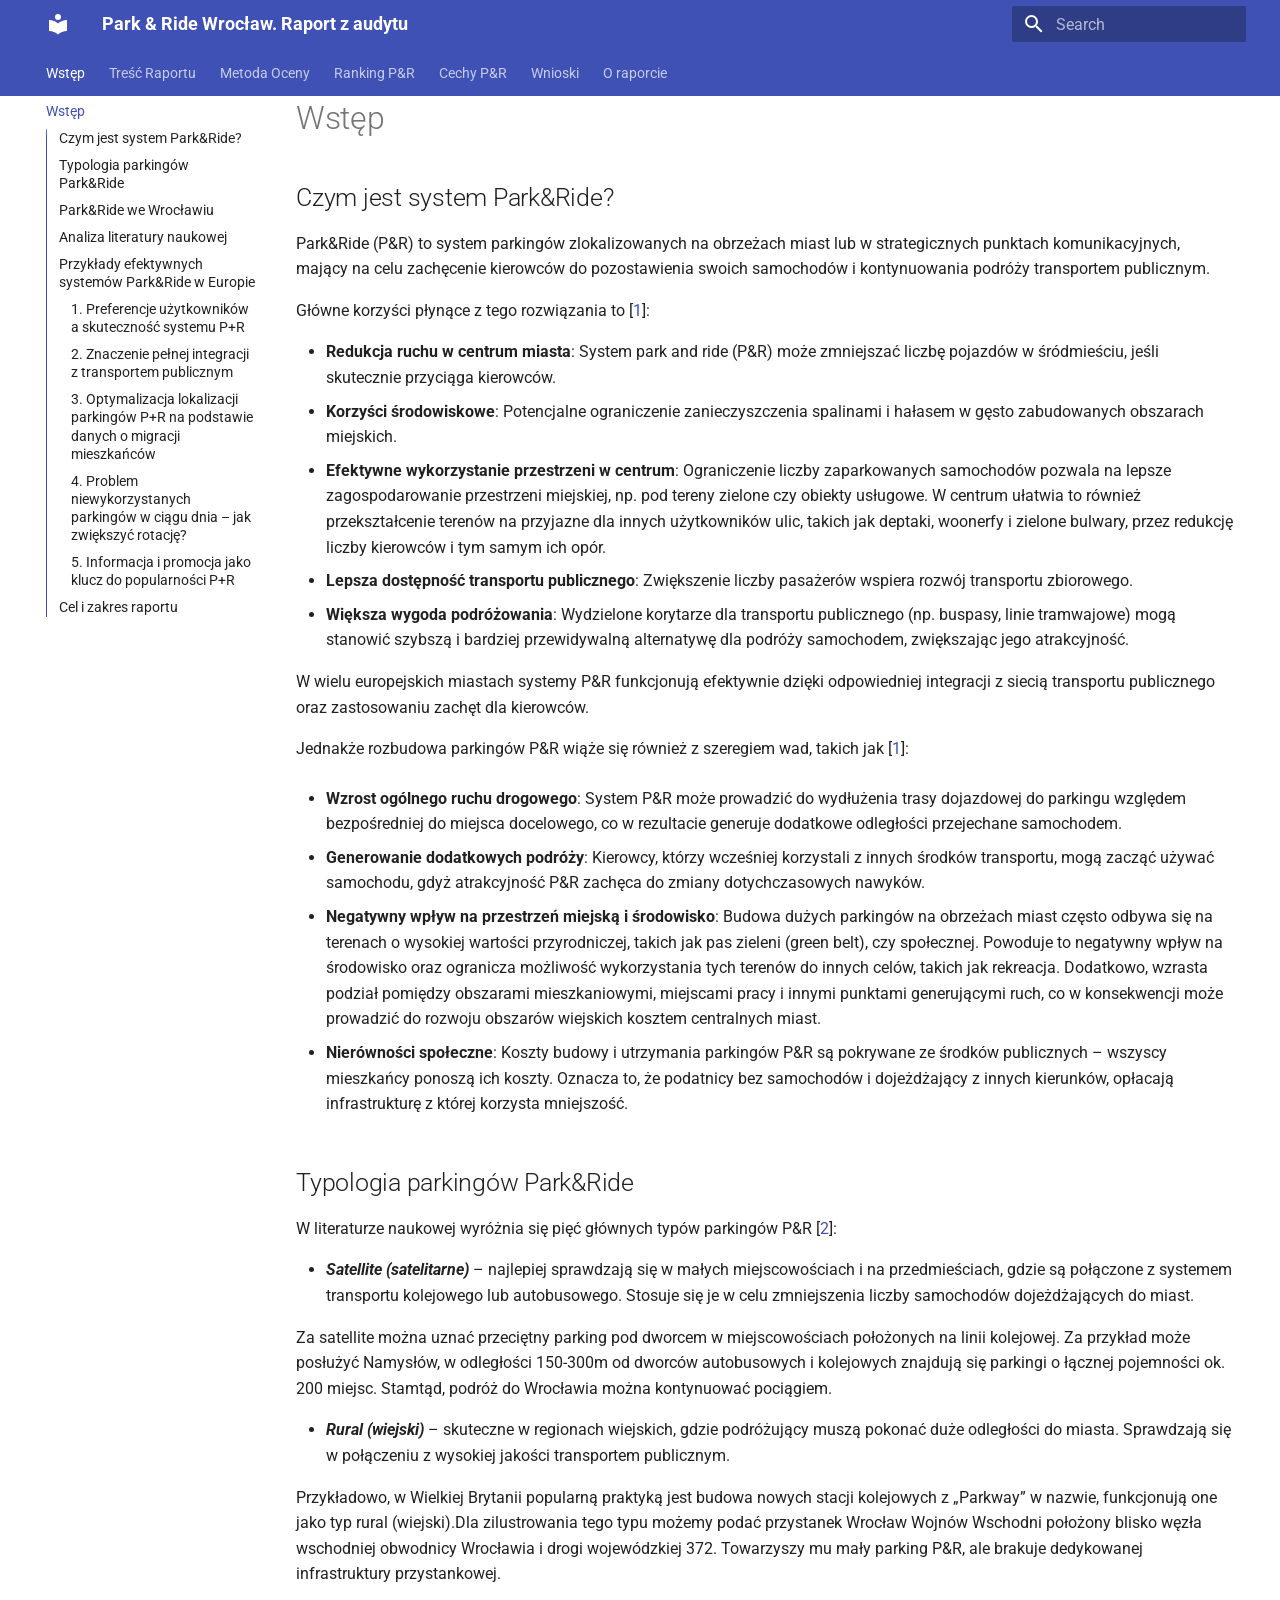
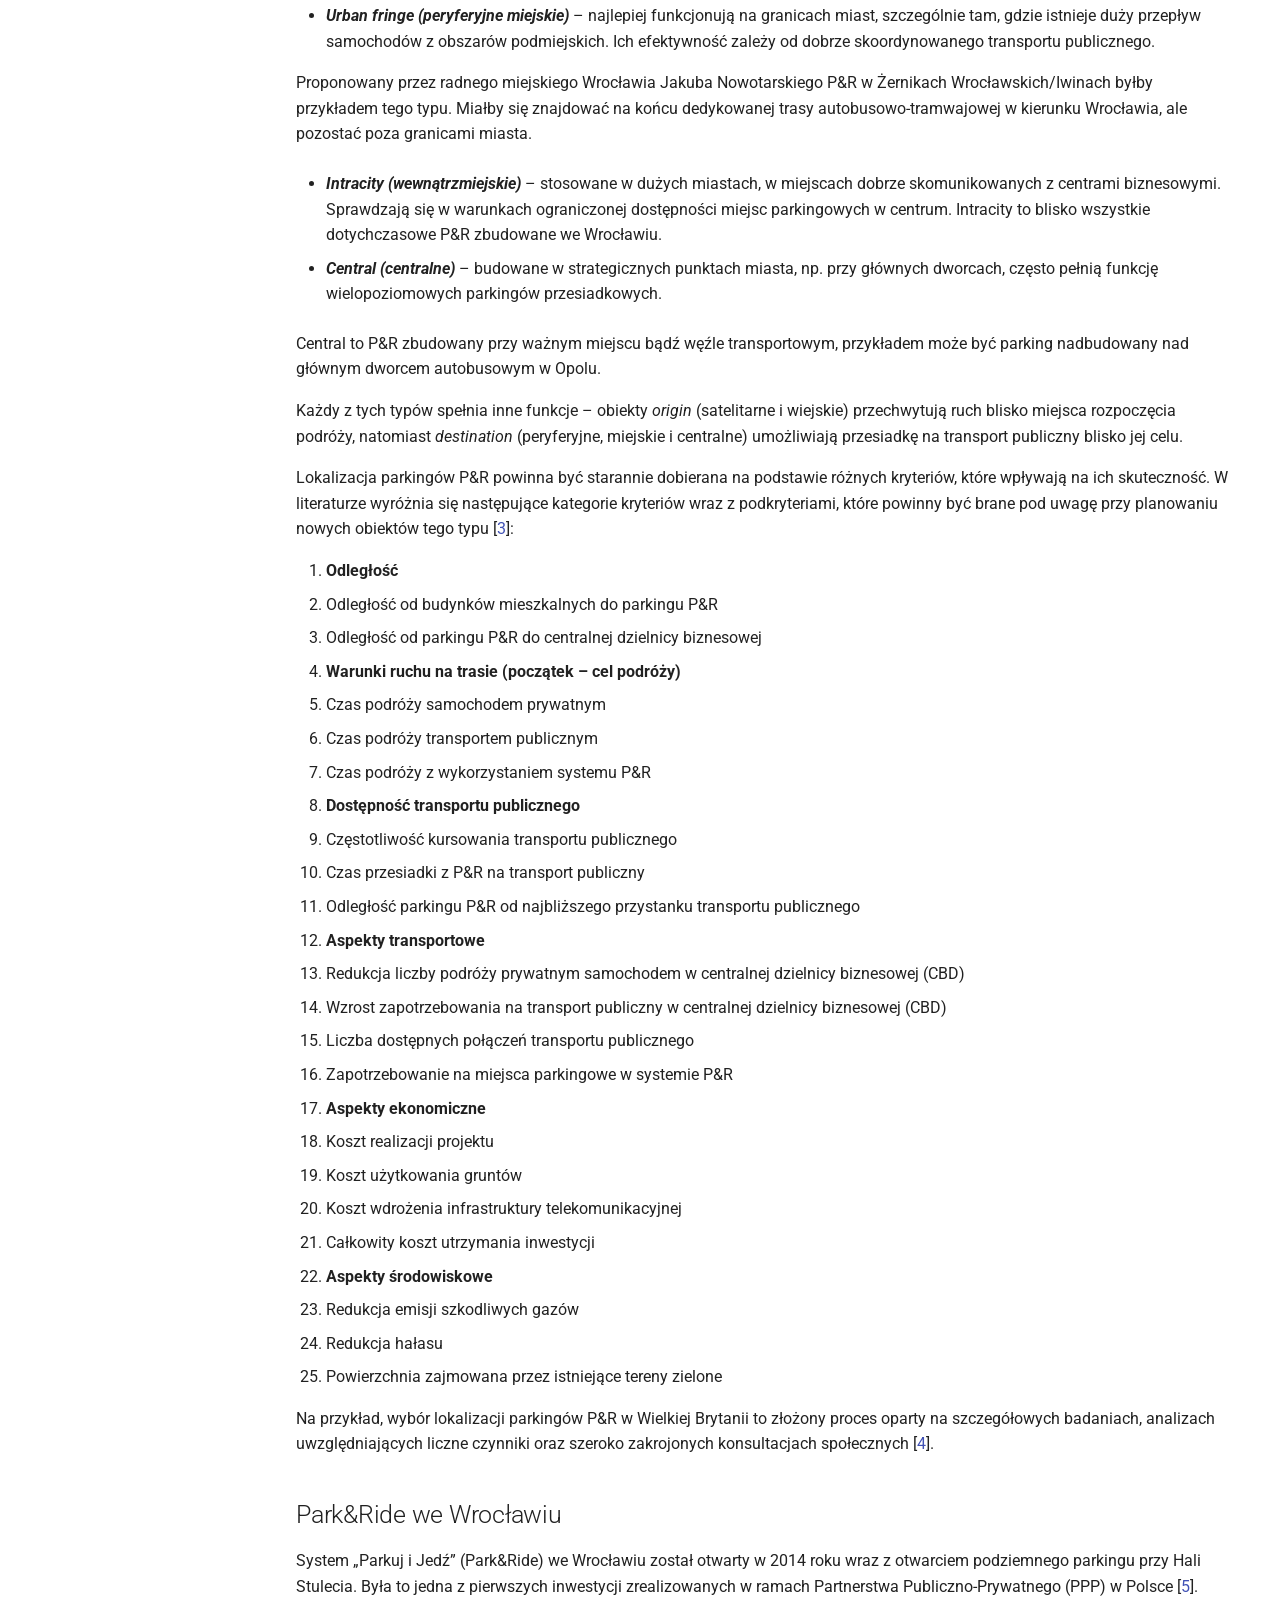
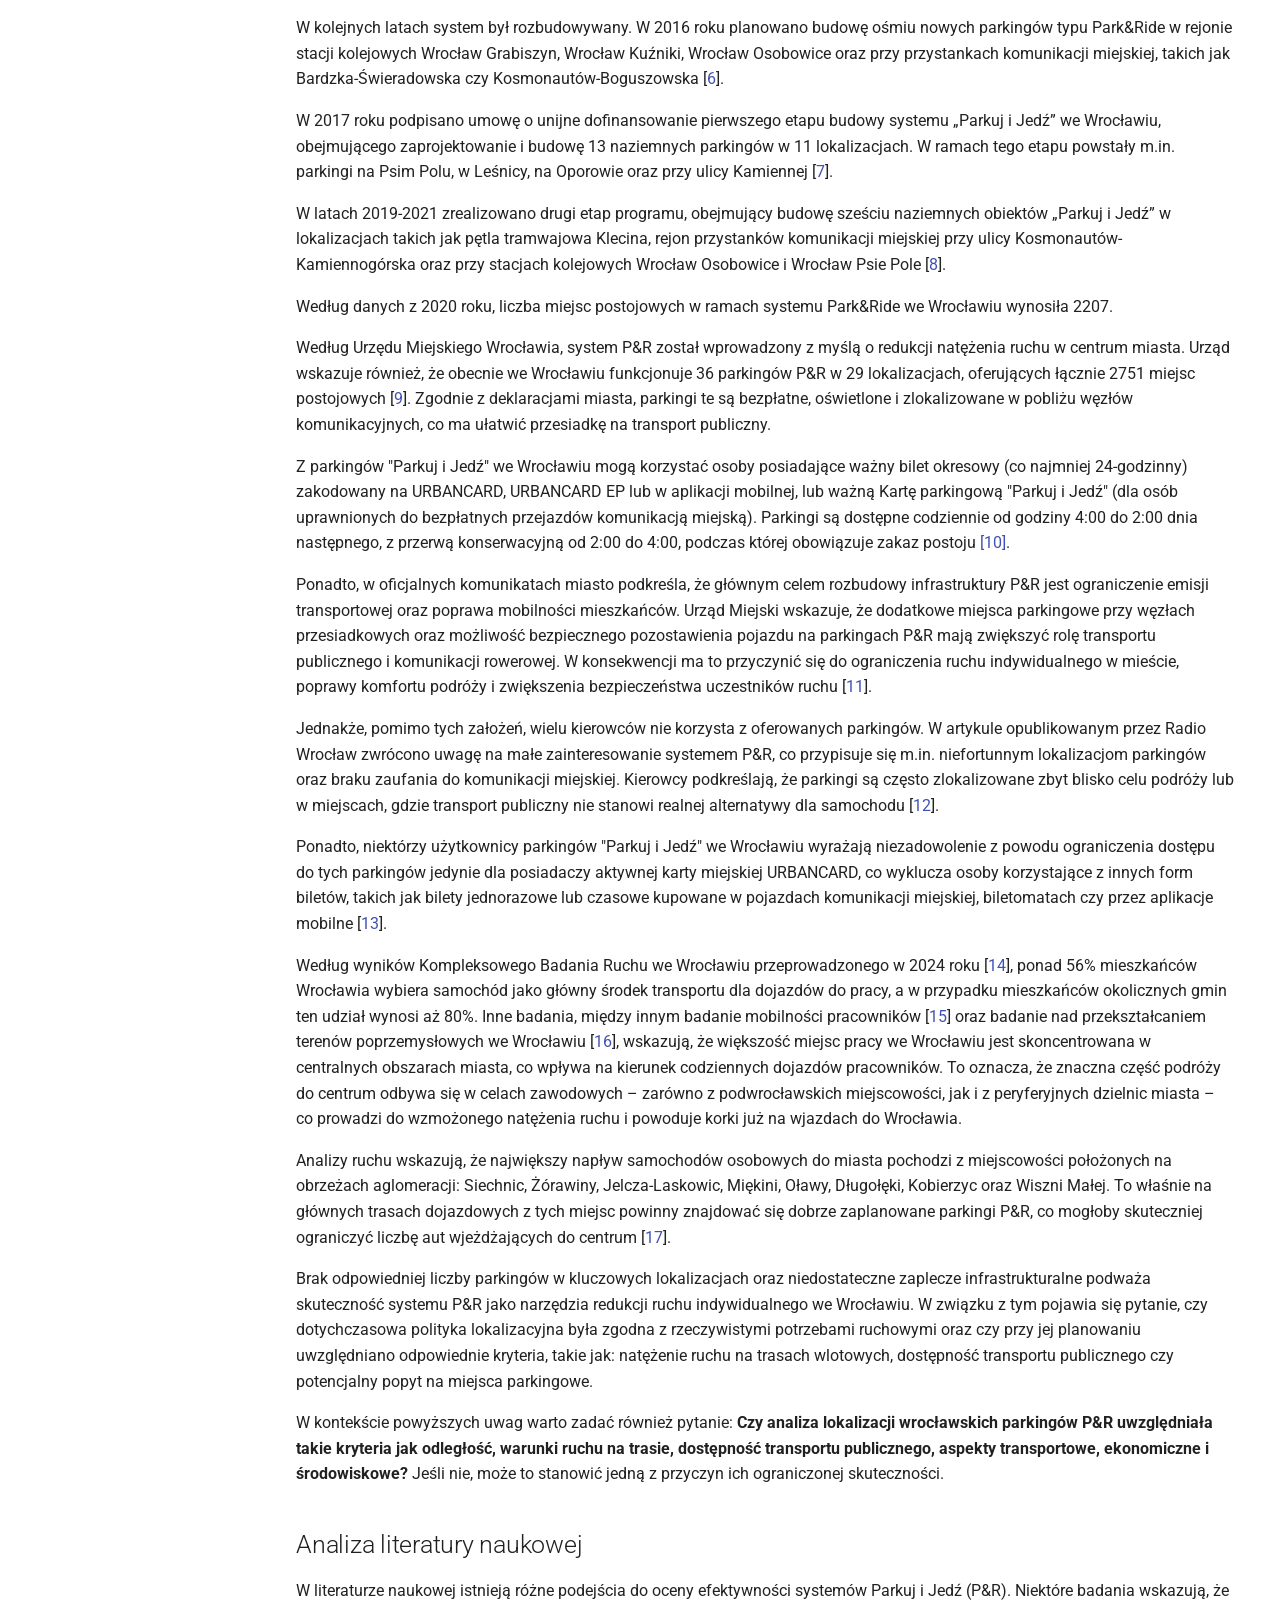
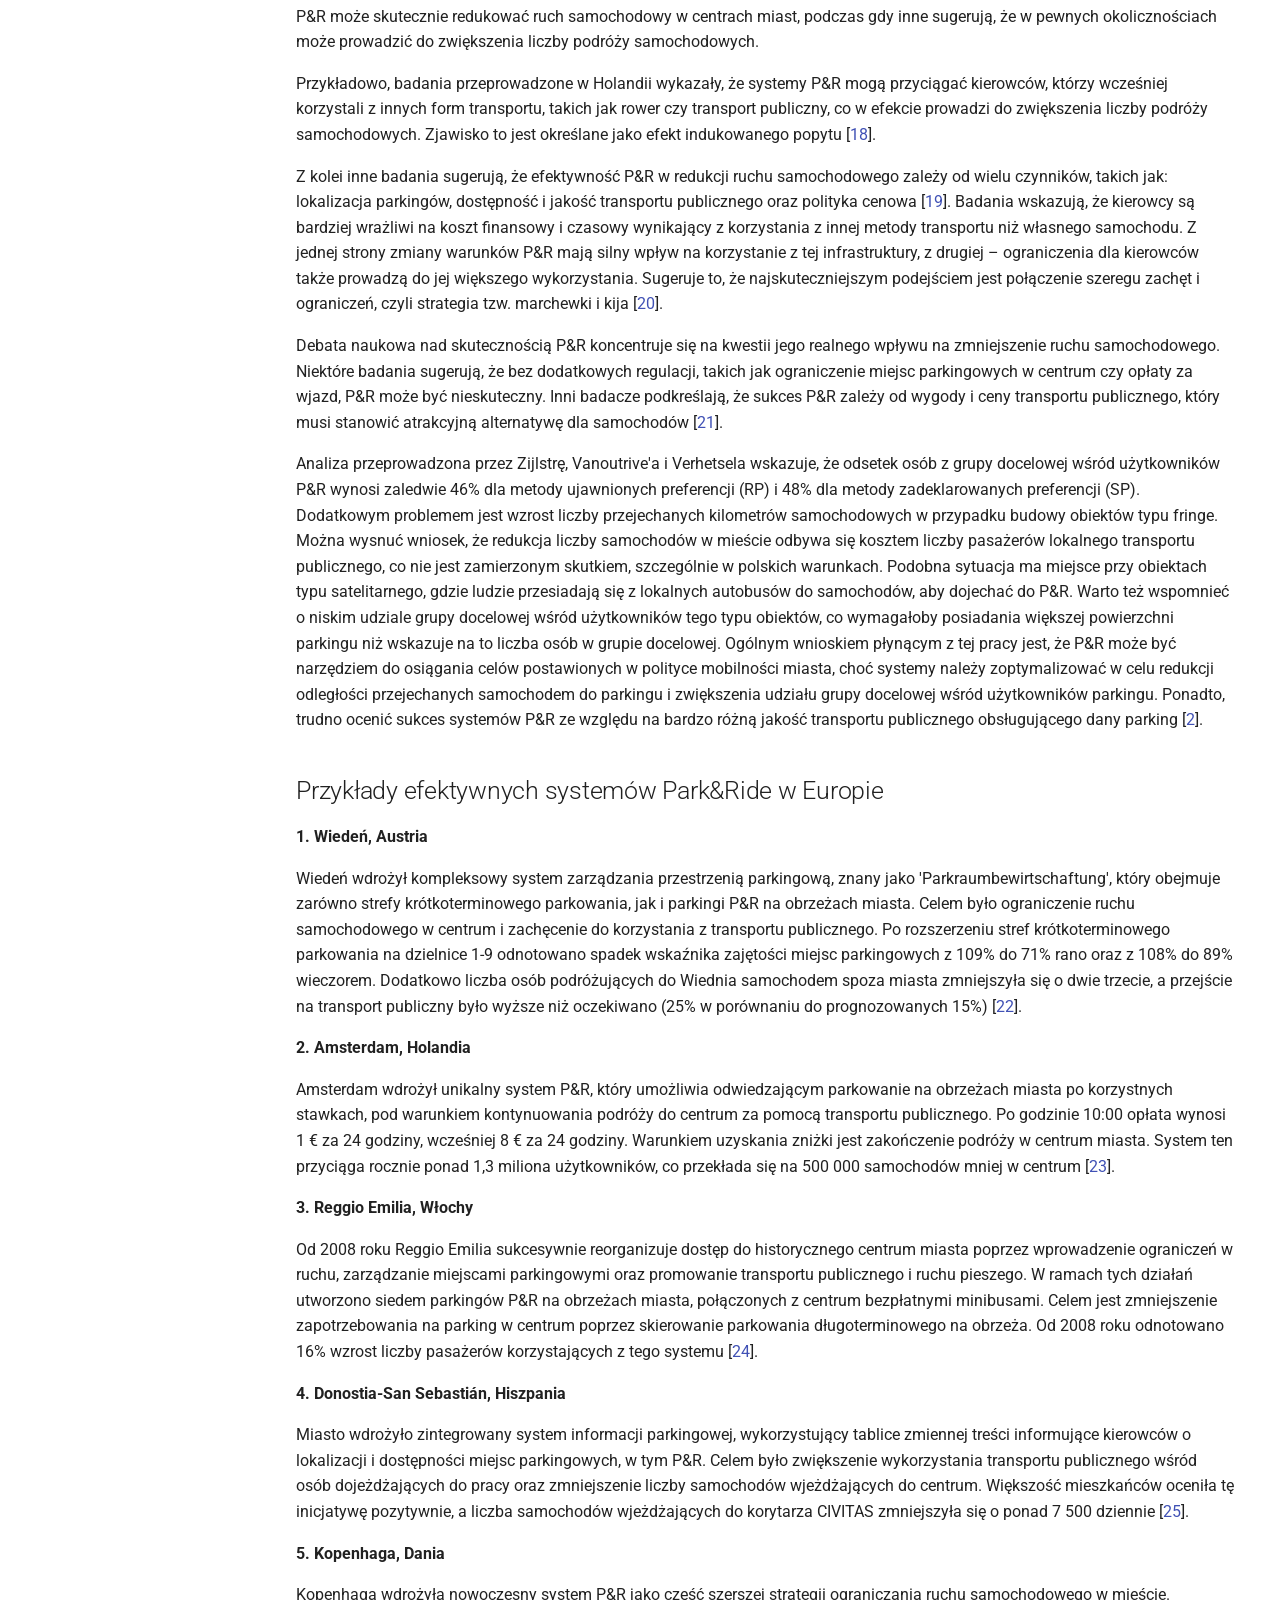
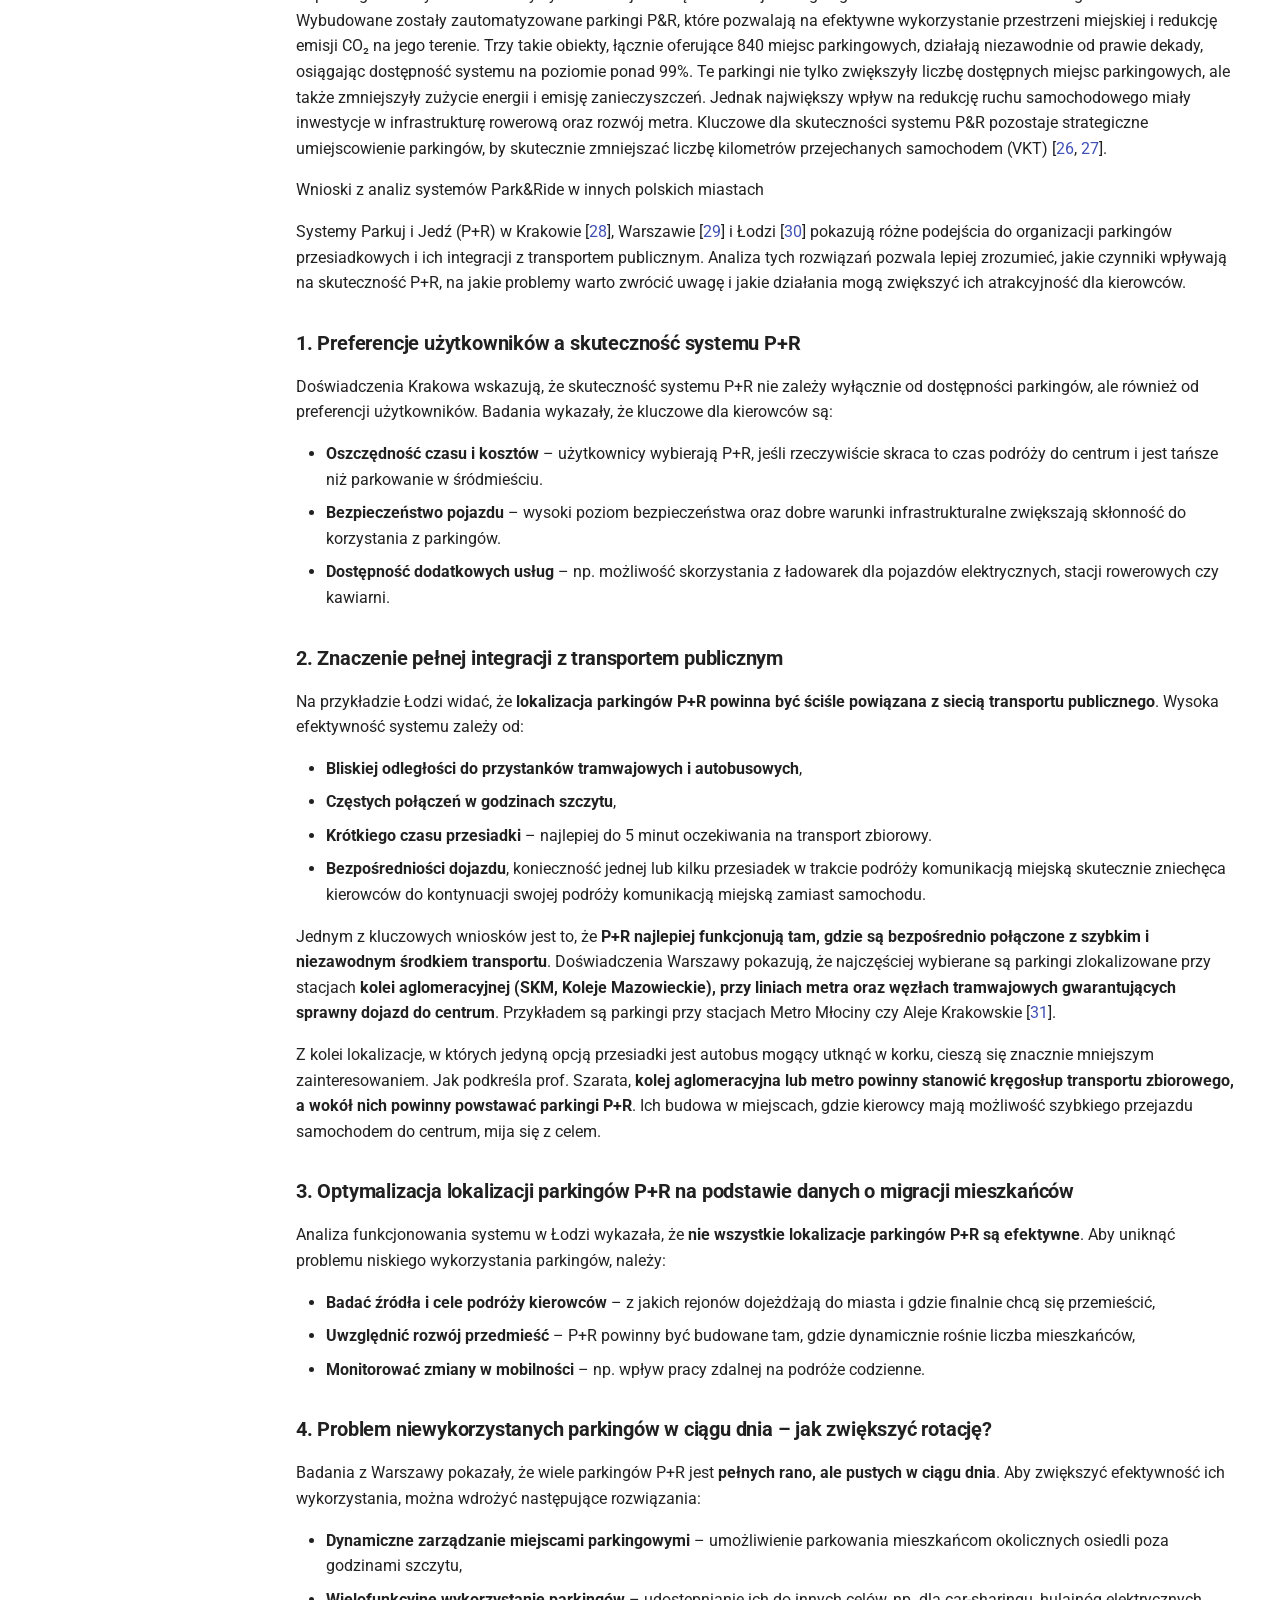
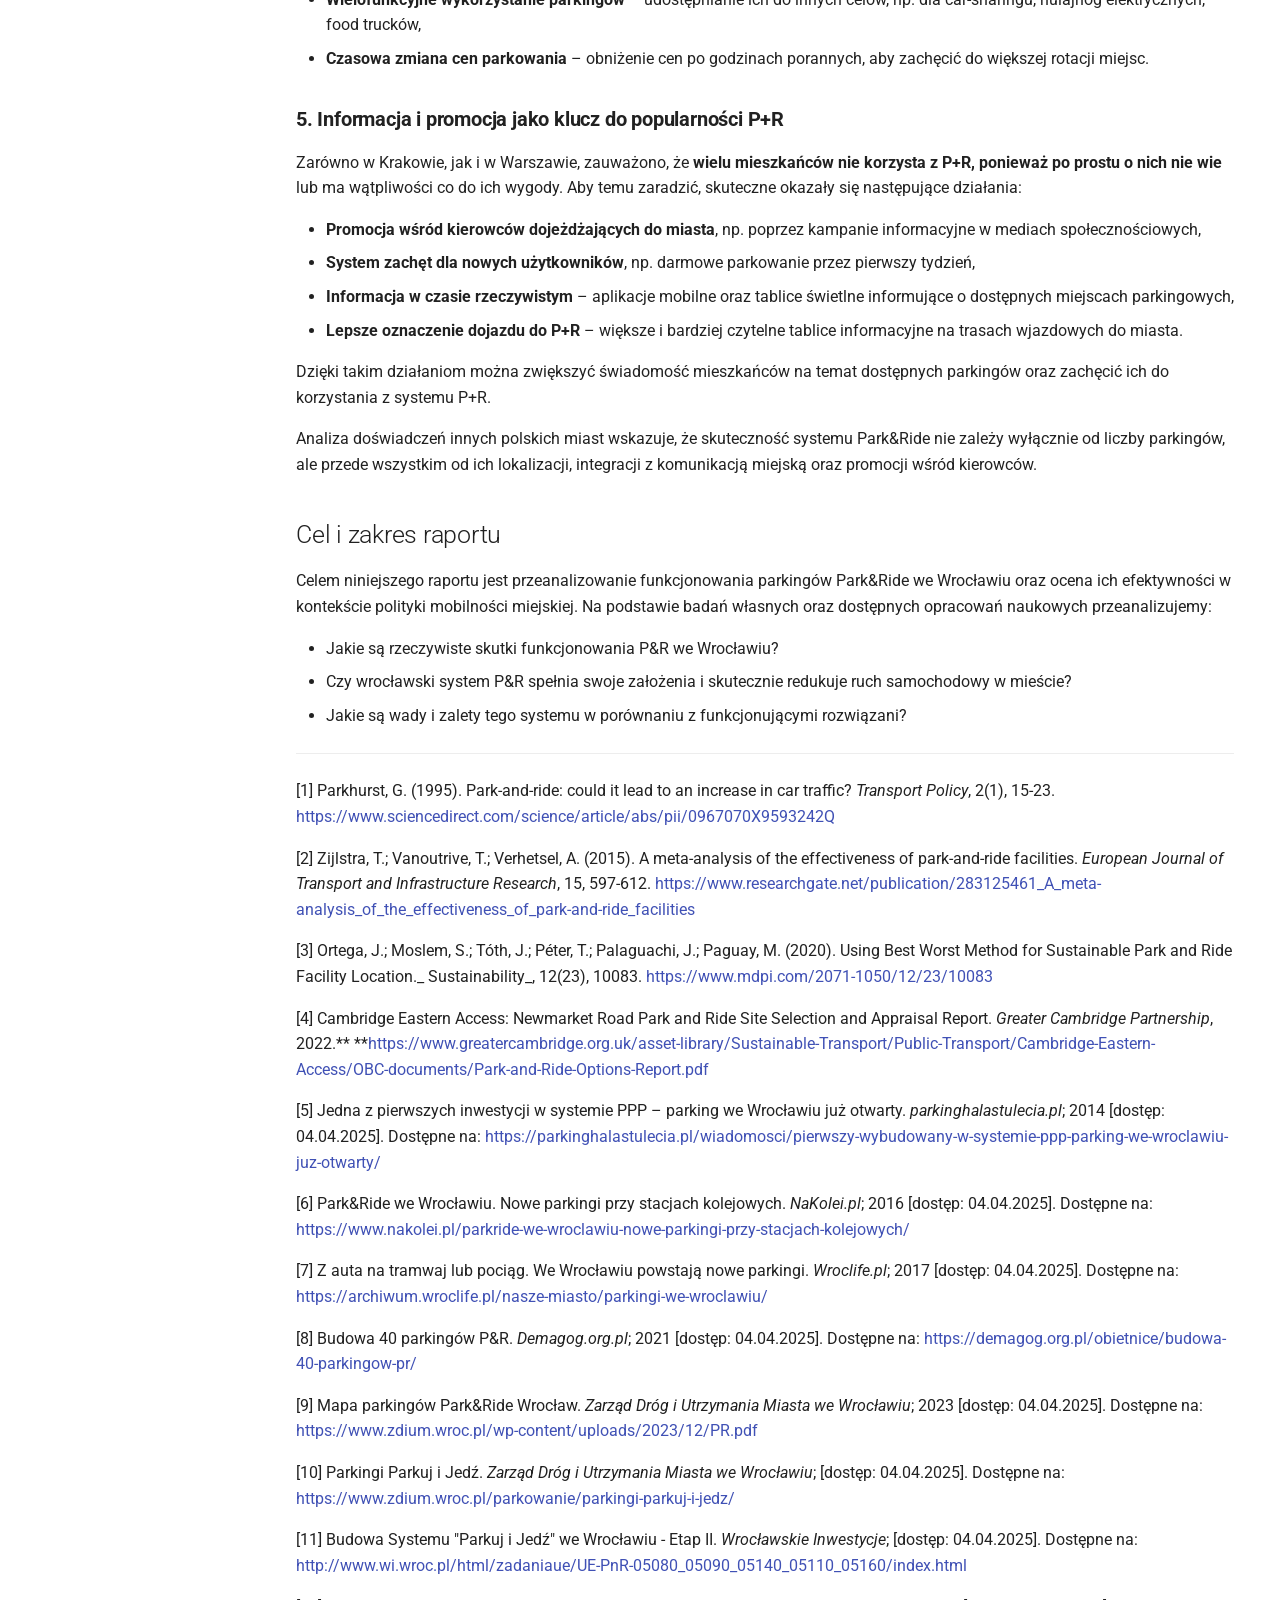
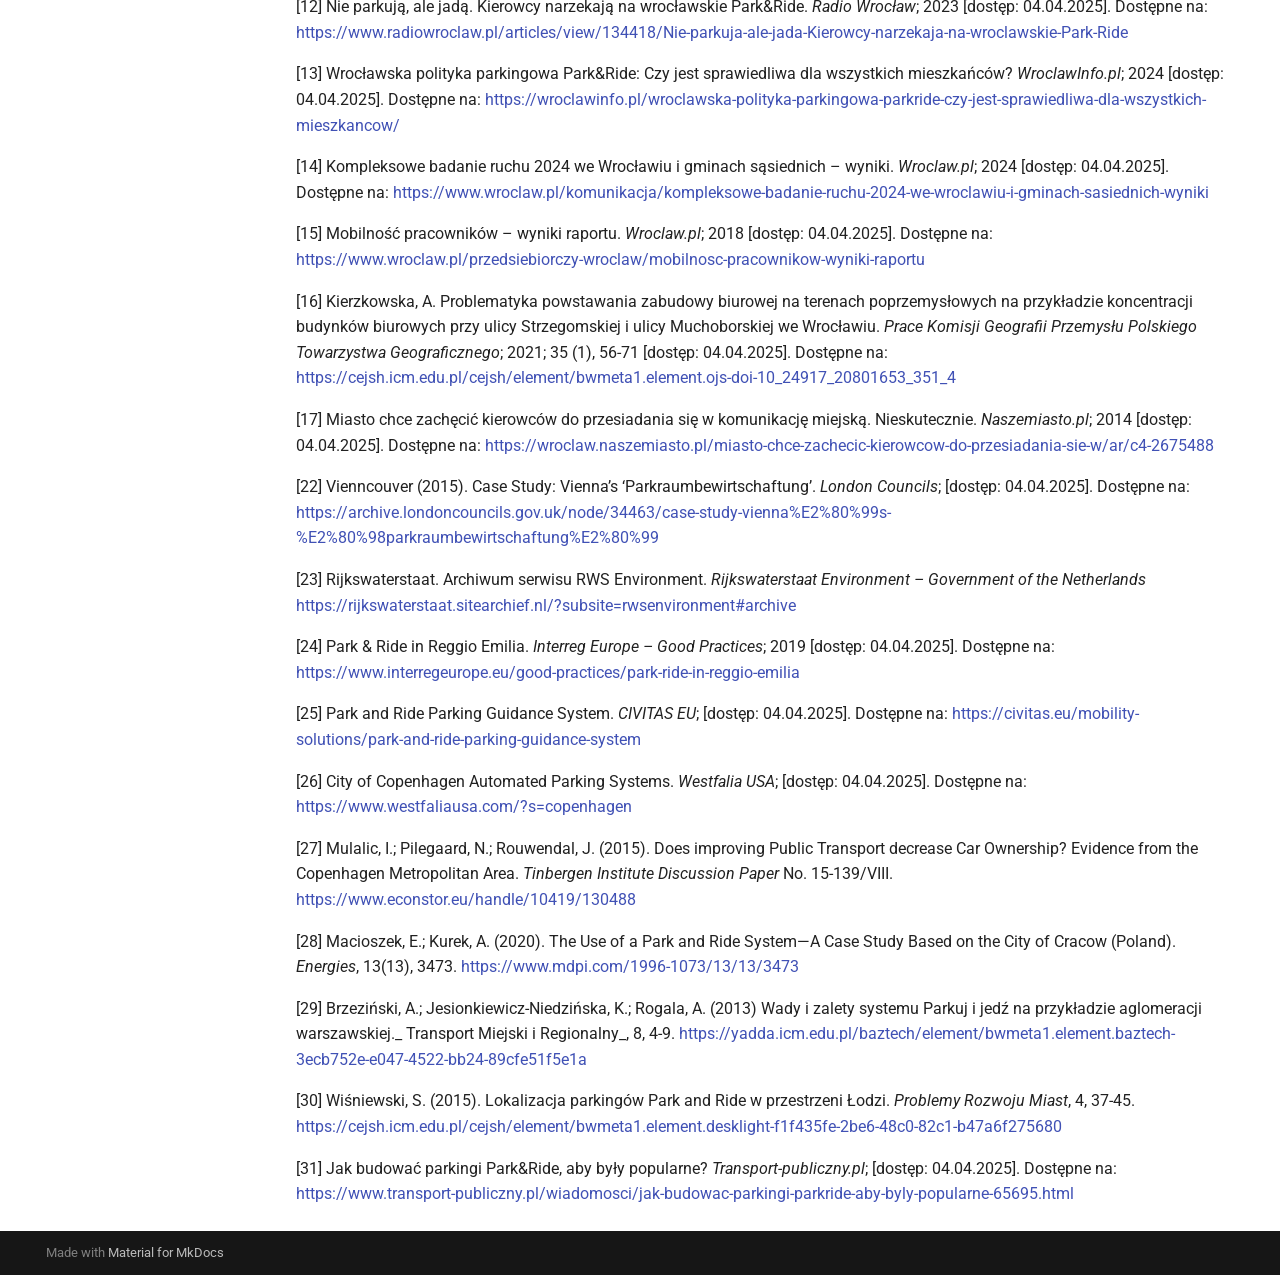
<file: index.html>
<!doctype html>
<html lang="en" class="no-js">
  <head>
    
      <meta charset="utf-8">
      <meta name="viewport" content="width=device-width,initial-scale=1">
      
      
      
        <link rel="canonical" href="https://github.com/AviAlex13/park-and-ride-report-Wroclaw/">
      
      
      
        <link rel="next" href="Tresc/">
      
      
      <link rel="icon" href="assets/images/favicon.png">
      <meta name="generator" content="mkdocs-1.6.1, mkdocs-material-9.6.15">
    
    
      
        <title>Park & Ride Wrocław. Raport z audytu</title>
      
    
    
      <link rel="stylesheet" href="assets/stylesheets/main.342714a4.min.css">
      
      


    
    
      
    
    
      
        
        
        <link rel="preconnect" href="https://fonts.gstatic.com" crossorigin>
        <link rel="stylesheet" href="https://fonts.googleapis.com/css?family=Roboto:300,300i,400,400i,700,700i%7CRoboto+Mono:400,400i,700,700i&display=fallback">
        <style>:root{--md-text-font:"Roboto";--md-code-font:"Roboto Mono"}</style>
      
    
    
      <link rel="stylesheet" href="css/main.css">
    
      <link rel="stylesheet" href="css/details.css">
    
    <script>__md_scope=new URL(".",location),__md_hash=e=>[...e].reduce(((e,_)=>(e<<5)-e+_.charCodeAt(0)),0),__md_get=(e,_=localStorage,t=__md_scope)=>JSON.parse(_.getItem(t.pathname+"."+e)),__md_set=(e,_,t=localStorage,a=__md_scope)=>{try{t.setItem(a.pathname+"."+e,JSON.stringify(_))}catch(e){}}</script>
    
      

    
    
    
  </head>
  
  
    <body dir="ltr">
  
    
    <input class="md-toggle" data-md-toggle="drawer" type="checkbox" id="__drawer" autocomplete="off">
    <input class="md-toggle" data-md-toggle="search" type="checkbox" id="__search" autocomplete="off">
    <label class="md-overlay" for="__drawer"></label>
    <div data-md-component="skip">
      
        
        <a href="#czym-jest-system-parkride" class="md-skip">
          Skip to content
        </a>
      
    </div>
    <div data-md-component="announce">
      
    </div>
    
    
      

<header class="md-header" data-md-component="header">
  <nav class="md-header__inner md-grid" aria-label="Header">
    <a href="." title="Park &amp; Ride Wrocław. Raport z audytu" class="md-header__button md-logo" aria-label="Park & Ride Wrocław. Raport z audytu" data-md-component="logo">
      
  
  <svg xmlns="http://www.w3.org/2000/svg" viewBox="0 0 24 24"><path d="M12 8a3 3 0 0 0 3-3 3 3 0 0 0-3-3 3 3 0 0 0-3 3 3 3 0 0 0 3 3m0 3.54C9.64 9.35 6.5 8 3 8v11c3.5 0 6.64 1.35 9 3.54 2.36-2.19 5.5-3.54 9-3.54V8c-3.5 0-6.64 1.35-9 3.54"/></svg>

    </a>
    <label class="md-header__button md-icon" for="__drawer">
      
      <svg xmlns="http://www.w3.org/2000/svg" viewBox="0 0 24 24"><path d="M3 6h18v2H3zm0 5h18v2H3zm0 5h18v2H3z"/></svg>
    </label>
    <div class="md-header__title" data-md-component="header-title">
      <div class="md-header__ellipsis">
        <div class="md-header__topic">
          <span class="md-ellipsis">
            Park & Ride Wrocław. Raport z audytu
          </span>
        </div>
        <div class="md-header__topic" data-md-component="header-topic">
          <span class="md-ellipsis">
            
              Wstęp
            
          </span>
        </div>
      </div>
    </div>
    
    
      <script>var palette=__md_get("__palette");if(palette&&palette.color){if("(prefers-color-scheme)"===palette.color.media){var media=matchMedia("(prefers-color-scheme: light)"),input=document.querySelector(media.matches?"[data-md-color-media='(prefers-color-scheme: light)']":"[data-md-color-media='(prefers-color-scheme: dark)']");palette.color.media=input.getAttribute("data-md-color-media"),palette.color.scheme=input.getAttribute("data-md-color-scheme"),palette.color.primary=input.getAttribute("data-md-color-primary"),palette.color.accent=input.getAttribute("data-md-color-accent")}for(var[key,value]of Object.entries(palette.color))document.body.setAttribute("data-md-color-"+key,value)}</script>
    
    
    
      
      
        <label class="md-header__button md-icon" for="__search">
          
          <svg xmlns="http://www.w3.org/2000/svg" viewBox="0 0 24 24"><path d="M9.5 3A6.5 6.5 0 0 1 16 9.5c0 1.61-.59 3.09-1.56 4.23l.27.27h.79l5 5-1.5 1.5-5-5v-.79l-.27-.27A6.52 6.52 0 0 1 9.5 16 6.5 6.5 0 0 1 3 9.5 6.5 6.5 0 0 1 9.5 3m0 2C7 5 5 7 5 9.5S7 14 9.5 14 14 12 14 9.5 12 5 9.5 5"/></svg>
        </label>
        <div class="md-search" data-md-component="search" role="dialog">
  <label class="md-search__overlay" for="__search"></label>
  <div class="md-search__inner" role="search">
    <form class="md-search__form" name="search">
      <input type="text" class="md-search__input" name="query" aria-label="Search" placeholder="Search" autocapitalize="off" autocorrect="off" autocomplete="off" spellcheck="false" data-md-component="search-query" required>
      <label class="md-search__icon md-icon" for="__search">
        
        <svg xmlns="http://www.w3.org/2000/svg" viewBox="0 0 24 24"><path d="M9.5 3A6.5 6.5 0 0 1 16 9.5c0 1.61-.59 3.09-1.56 4.23l.27.27h.79l5 5-1.5 1.5-5-5v-.79l-.27-.27A6.52 6.52 0 0 1 9.5 16 6.5 6.5 0 0 1 3 9.5 6.5 6.5 0 0 1 9.5 3m0 2C7 5 5 7 5 9.5S7 14 9.5 14 14 12 14 9.5 12 5 9.5 5"/></svg>
        
        <svg xmlns="http://www.w3.org/2000/svg" viewBox="0 0 24 24"><path d="M20 11v2H8l5.5 5.5-1.42 1.42L4.16 12l7.92-7.92L13.5 5.5 8 11z"/></svg>
      </label>
      <nav class="md-search__options" aria-label="Search">
        
        <button type="reset" class="md-search__icon md-icon" title="Clear" aria-label="Clear" tabindex="-1">
          
          <svg xmlns="http://www.w3.org/2000/svg" viewBox="0 0 24 24"><path d="M19 6.41 17.59 5 12 10.59 6.41 5 5 6.41 10.59 12 5 17.59 6.41 19 12 13.41 17.59 19 19 17.59 13.41 12z"/></svg>
        </button>
      </nav>
      
    </form>
    <div class="md-search__output">
      <div class="md-search__scrollwrap" tabindex="0" data-md-scrollfix>
        <div class="md-search-result" data-md-component="search-result">
          <div class="md-search-result__meta">
            Initializing search
          </div>
          <ol class="md-search-result__list" role="presentation"></ol>
        </div>
      </div>
    </div>
  </div>
</div>
      
    
    
  </nav>
  
</header>
    
    <div class="md-container" data-md-component="container">
      
      
        
          
            
<nav class="md-tabs" aria-label="Tabs" data-md-component="tabs">
  <div class="md-grid">
    <ul class="md-tabs__list">
      
        
  
  
  
    
  
  
    <li class="md-tabs__item md-tabs__item--active">
      <a href="." class="md-tabs__link">
        
  
  
    
  
  Wstęp

      </a>
    </li>
  

      
        
  
  
  
  
    <li class="md-tabs__item">
      <a href="Tresc/" class="md-tabs__link">
        
  
  
    
  
  Treść Raportu

      </a>
    </li>
  

      
        
  
  
  
  
    <li class="md-tabs__item">
      <a href="Metoda/" class="md-tabs__link">
        
  
  
    
  
  Metoda Oceny

      </a>
    </li>
  

      
        
  
  
  
  
    <li class="md-tabs__item">
      <a href="Table1/" class="md-tabs__link">
        
  
  
    
  
  Ranking P&R

      </a>
    </li>
  

      
        
  
  
  
  
    <li class="md-tabs__item">
      <a href="Table2/" class="md-tabs__link">
        
  
  
    
  
  Cechy P&R

      </a>
    </li>
  

      
        
  
  
  
  
    <li class="md-tabs__item">
      <a href="Wnioski/" class="md-tabs__link">
        
  
  
    
  
  Wnioski

      </a>
    </li>
  

      
        
  
  
  
  
    <li class="md-tabs__item">
      <a href="info/" class="md-tabs__link">
        
  
  
    
  
  O raporcie

      </a>
    </li>
  

      
    </ul>
  </div>
</nav>
          
        
      
      <main class="md-main" data-md-component="main">
        <div class="md-main__inner md-grid">
          
            
              
              <div class="md-sidebar md-sidebar--primary" data-md-component="sidebar" data-md-type="navigation" >
                <div class="md-sidebar__scrollwrap">
                  <div class="md-sidebar__inner">
                    


  


  

<nav class="md-nav md-nav--primary md-nav--lifted md-nav--integrated" aria-label="Navigation" data-md-level="0">
  <label class="md-nav__title" for="__drawer">
    <a href="." title="Park &amp; Ride Wrocław. Raport z audytu" class="md-nav__button md-logo" aria-label="Park & Ride Wrocław. Raport z audytu" data-md-component="logo">
      
  
  <svg xmlns="http://www.w3.org/2000/svg" viewBox="0 0 24 24"><path d="M12 8a3 3 0 0 0 3-3 3 3 0 0 0-3-3 3 3 0 0 0-3 3 3 3 0 0 0 3 3m0 3.54C9.64 9.35 6.5 8 3 8v11c3.5 0 6.64 1.35 9 3.54 2.36-2.19 5.5-3.54 9-3.54V8c-3.5 0-6.64 1.35-9 3.54"/></svg>

    </a>
    Park & Ride Wrocław. Raport z audytu
  </label>
  
  <ul class="md-nav__list" data-md-scrollfix>
    
      
      
  
  
    
  
  
  
    <li class="md-nav__item md-nav__item--active">
      
      <input class="md-nav__toggle md-toggle" type="checkbox" id="__toc">
      
      
      
        <label class="md-nav__link md-nav__link--active" for="__toc">
          
  
  
  <span class="md-ellipsis">
    Wstęp
    
  </span>
  

          <span class="md-nav__icon md-icon"></span>
        </label>
      
      <a href="." class="md-nav__link md-nav__link--active">
        
  
  
  <span class="md-ellipsis">
    Wstęp
    
  </span>
  

      </a>
      
        

<nav class="md-nav md-nav--secondary" aria-label="Table of contents">
  
  
  
  
    <label class="md-nav__title" for="__toc">
      <span class="md-nav__icon md-icon"></span>
      Table of contents
    </label>
    <ul class="md-nav__list" data-md-component="toc" data-md-scrollfix>
      
        <li class="md-nav__item">
  <a href="#czym-jest-system-parkride" class="md-nav__link">
    <span class="md-ellipsis">
      Czym jest system Park&amp;Ride?
    </span>
  </a>
  
</li>
      
        <li class="md-nav__item">
  <a href="#typologia-parkingow-parkride" class="md-nav__link">
    <span class="md-ellipsis">
      Typologia parkingów Park&amp;Ride
    </span>
  </a>
  
</li>
      
        <li class="md-nav__item">
  <a href="#parkride-we-wrocawiu" class="md-nav__link">
    <span class="md-ellipsis">
      Park&amp;Ride we Wrocławiu
    </span>
  </a>
  
</li>
      
        <li class="md-nav__item">
  <a href="#analiza-literatury-naukowej" class="md-nav__link">
    <span class="md-ellipsis">
      Analiza literatury naukowej
    </span>
  </a>
  
</li>
      
        <li class="md-nav__item">
  <a href="#przykady-efektywnych-systemow-parkride-w-europie" class="md-nav__link">
    <span class="md-ellipsis">
      Przykłady efektywnych systemów Park&amp;Ride w Europie
    </span>
  </a>
  
    <nav class="md-nav" aria-label="Przykłady efektywnych systemów Park&amp;Ride w Europie">
      <ul class="md-nav__list">
        
          <li class="md-nav__item">
  <a href="#1-preferencje-uzytkownikow-a-skutecznosc-systemu-pr" class="md-nav__link">
    <span class="md-ellipsis">
      1. Preferencje użytkowników a skuteczność systemu P+R
    </span>
  </a>
  
</li>
        
          <li class="md-nav__item">
  <a href="#2-znaczenie-penej-integracji-z-transportem-publicznym" class="md-nav__link">
    <span class="md-ellipsis">
      2. Znaczenie pełnej integracji z transportem publicznym
    </span>
  </a>
  
</li>
        
          <li class="md-nav__item">
  <a href="#3-optymalizacja-lokalizacji-parkingow-pr-na-podstawie-danych-o-migracji-mieszkancow" class="md-nav__link">
    <span class="md-ellipsis">
      3. Optymalizacja lokalizacji parkingów P+R na podstawie danych o migracji mieszkańców
    </span>
  </a>
  
</li>
        
          <li class="md-nav__item">
  <a href="#4-problem-niewykorzystanych-parkingow-w-ciagu-dnia-jak-zwiekszyc-rotacje" class="md-nav__link">
    <span class="md-ellipsis">
      4. Problem niewykorzystanych parkingów w ciągu dnia – jak zwiększyć rotację?
    </span>
  </a>
  
</li>
        
          <li class="md-nav__item">
  <a href="#5-informacja-i-promocja-jako-klucz-do-popularnosci-pr" class="md-nav__link">
    <span class="md-ellipsis">
      5. Informacja i promocja jako klucz do popularności P+R
    </span>
  </a>
  
</li>
        
      </ul>
    </nav>
  
</li>
      
        <li class="md-nav__item">
  <a href="#cel-i-zakres-raportu" class="md-nav__link">
    <span class="md-ellipsis">
      Cel i zakres raportu
    </span>
  </a>
  
</li>
      
    </ul>
  
</nav>
      
    </li>
  

    
      
      
  
  
  
  
    <li class="md-nav__item">
      <a href="Tresc/" class="md-nav__link">
        
  
  
  <span class="md-ellipsis">
    Treść Raportu
    
  </span>
  

      </a>
    </li>
  

    
      
      
  
  
  
  
    <li class="md-nav__item">
      <a href="Metoda/" class="md-nav__link">
        
  
  
  <span class="md-ellipsis">
    Metoda Oceny
    
  </span>
  

      </a>
    </li>
  

    
      
      
  
  
  
  
    <li class="md-nav__item">
      <a href="Table1/" class="md-nav__link">
        
  
  
  <span class="md-ellipsis">
    Ranking P&R
    
  </span>
  

      </a>
    </li>
  

    
      
      
  
  
  
  
    <li class="md-nav__item">
      <a href="Table2/" class="md-nav__link">
        
  
  
  <span class="md-ellipsis">
    Cechy P&R
    
  </span>
  

      </a>
    </li>
  

    
      
      
  
  
  
  
    <li class="md-nav__item">
      <a href="Wnioski/" class="md-nav__link">
        
  
  
  <span class="md-ellipsis">
    Wnioski
    
  </span>
  

      </a>
    </li>
  

    
      
      
  
  
  
  
    <li class="md-nav__item">
      <a href="info/" class="md-nav__link">
        
  
  
  <span class="md-ellipsis">
    O raporcie
    
  </span>
  

      </a>
    </li>
  

    
  </ul>
</nav>
                  </div>
                </div>
              </div>
            
            
          
          
            <div class="md-content" data-md-component="content">
              <article class="md-content__inner md-typeset">
                
                  



  <h1>Wstęp</h1>

<h2 id="czym-jest-system-parkride">Czym jest system Park&amp;Ride?<a class="headerlink" href="#czym-jest-system-parkride" title="Permanent link">&para;</a></h2>
<p>Park&amp;Ride (P&amp;R) to system parkingów zlokalizowanych na obrzeżach miast lub w strategicznych punktach komunikacyjnych, mający na celu zachęcenie kierowców do pozostawienia swoich samochodów i kontynuowania podróży transportem publicznym.</p>
<p>Główne korzyści płynące z tego rozwiązania to [<a href="https://www.sciencedirect.com/science/article/abs/pii/0967070X9593242Q">1</a>]:</p>
<ul>
<li><strong>Redukcja ruchu w centrum miasta</strong>: System park and ride (P&amp;R) może zmniejszać liczbę pojazdów w śródmieściu, jeśli skutecznie przyciąga kierowców.</li>
<li><strong>Korzyści środowiskowe</strong>: Potencjalne ograniczenie zanieczyszczenia spalinami i hałasem w gęsto zabudowanych obszarach miejskich.</li>
<li><strong>Efektywne wykorzystanie przestrzeni w centrum</strong>: Ograniczenie liczby zaparkowanych samochodów pozwala na lepsze zagospodarowanie przestrzeni miejskiej, np. pod tereny zielone czy obiekty usługowe. W centrum ułatwia to również przekształcenie terenów na przyjazne dla innych użytkowników ulic, takich jak deptaki, woonerfy i zielone bulwary, przez redukcję liczby kierowców i tym samym ich opór.</li>
<li><strong>Lepsza dostępność transportu publicznego</strong>: Zwiększenie liczby pasażerów wspiera rozwój transportu zbiorowego.</li>
<li><strong>Większa wygoda podróżowania</strong>: Wydzielone korytarze dla transportu publicznego (np. buspasy, linie tramwajowe) mogą stanowić szybszą i bardziej przewidywalną alternatywę dla podróży samochodem, zwiększając jego atrakcyjność.</li>
</ul>
<p>W wielu europejskich miastach systemy P&amp;R funkcjonują efektywnie dzięki odpowiedniej integracji z siecią transportu publicznego oraz zastosowaniu zachęt dla kierowców.</p>
<p>Jednakże rozbudowa parkingów P&amp;R wiąże się również z szeregiem wad, takich jak [<a href="https://www.sciencedirect.com/science/article/abs/pii/0967070X9593242Q">1</a>]:</p>
<ul>
<li>
<p><strong>Wzrost ogólnego ruchu drogowego</strong>: System P&amp;R może prowadzić do wydłużenia trasy dojazdowej do parkingu względem bezpośredniej do miejsca docelowego, co w rezultacie generuje dodatkowe odległości przejechane samochodem.</p>
</li>
<li>
<p><strong>Generowanie dodatkowych podróży</strong>: Kierowcy, którzy wcześniej korzystali z innych środków transportu, mogą zacząć używać samochodu, gdyż atrakcyjność P&amp;R zachęca do zmiany dotychczasowych nawyków.</p>
</li>
<li>
<p><strong>Negatywny wpływ na przestrzeń miejską i środowisko</strong>: Budowa dużych parkingów na obrzeżach miast często odbywa się na terenach o wysokiej wartości przyrodniczej, takich jak pas zieleni (green belt), czy społecznej. Powoduje to negatywny wpływ na środowisko oraz ogranicza możliwość wykorzystania tych terenów do innych celów, takich jak rekreacja. Dodatkowo, wzrasta podział pomiędzy obszarami mieszkaniowymi, miejscami pracy i innymi punktami generującymi ruch, co w konsekwencji może prowadzić do rozwoju obszarów wiejskich kosztem centralnych miast.</p>
</li>
<li>
<p><strong>Nierówności społeczne</strong>: Koszty budowy i utrzymania parkingów P&amp;R są pokrywane ze środków publicznych – wszyscy mieszkańcy ponoszą ich koszty. Oznacza to, że podatnicy bez samochodów i dojeżdżający z innych kierunków, opłacają infrastrukturę z której korzysta mniejszość.</p>
</li>
</ul>
<h2 id="typologia-parkingow-parkride">Typologia parkingów Park&amp;Ride<a class="headerlink" href="#typologia-parkingow-parkride" title="Permanent link">&para;</a></h2>
<p>W literaturze naukowej wyróżnia się pięć głównych typów parkingów P&amp;R [<a href="https://www.researchgate.net/publication/283125461_A_meta-analysis_of_the_effectiveness_of_park-and-ride_facilities">2</a>]:</p>
<ul>
<li><strong><em>Satellite (satelitarne)</em></strong> – najlepiej sprawdzają się w małych miejscowościach i na przedmieściach, gdzie są połączone z systemem transportu kolejowego lub autobusowego. Stosuje się je w celu zmniejszenia liczby samochodów dojeżdżających do miast.</li>
</ul>
<p>Za satellite można uznać przeciętny parking pod dworcem w miejscowościach położonych na linii kolejowej. Za przykład może posłużyć Namysłów, w odległości 150-300m od dworców autobusowych i kolejowych znajdują się parkingi o łącznej pojemności ok. 200 miejsc. Stamtąd, podróż do Wrocławia można kontynuować pociągiem.</p>
<ul>
<li><strong><em>Rural (wiejski)</em></strong> – skuteczne w regionach wiejskich, gdzie podróżujący muszą pokonać duże odległości do miasta. Sprawdzają się w połączeniu z wysokiej jakości transportem publicznym.</li>
</ul>
<p>Przykładowo, w Wielkiej Brytanii popularną praktyką jest budowa nowych stacji kolejowych z „Parkway” w nazwie, funkcjonują one jako typ rural (wiejski).Dla zilustrowania tego typu możemy podać przystanek Wrocław Wojnów Wschodni położony blisko węzła wschodniej obwodnicy Wrocławia i drogi wojewódzkiej 372. Towarzyszy mu mały parking P&amp;R, ale brakuje dedykowanej infrastruktury przystankowej.</p>
<ul>
<li><strong><em>Urban fringe (peryferyjne miejskie)</em></strong> – najlepiej funkcjonują na granicach miast, szczególnie tam, gdzie istnieje duży przepływ samochodów z obszarów podmiejskich. Ich efektywność zależy od dobrze skoordynowanego transportu publicznego.</li>
</ul>
<p>Proponowany przez radnego miejskiego Wrocławia Jakuba Nowotarskiego P&amp;R w Żernikach Wrocławskich/Iwinach byłby przykładem tego typu. Miałby się znajdować na końcu dedykowanej trasy autobusowo-tramwajowej w kierunku Wrocławia, ale pozostać poza granicami miasta.</p>
<ul>
<li>
<p><strong><em>Intracity (wewnątrzmiejskie)</em></strong> – stosowane w dużych miastach, w miejscach dobrze skomunikowanych z centrami biznesowymi. Sprawdzają się w warunkach ograniczonej dostępności miejsc parkingowych w centrum.
  Intracity to blisko wszystkie dotychczasowe P&amp;R zbudowane we Wrocławiu.</p>
</li>
<li>
<p><strong><em>Central (centralne)</em></strong> – budowane w strategicznych punktach miasta, np. przy głównych dworcach, często pełnią funkcję wielopoziomowych parkingów przesiadkowych.</p>
</li>
</ul>
<p>Central to P&amp;R zbudowany przy ważnym miejscu bądź węźle transportowym, przykładem może być parking nadbudowany nad głównym dworcem autobusowym w Opolu.</p>
<p>Każdy z tych typów spełnia inne funkcje – obiekty <em>origin</em> (satelitarne i wiejskie) przechwytują ruch blisko miejsca rozpoczęcia podróży, natomiast <em>destination</em> (peryferyjne, miejskie i centralne) umożliwiają przesiadkę na transport publiczny blisko jej celu.</p>
<p>Lokalizacja parkingów P&amp;R powinna być starannie dobierana na podstawie różnych kryteriów, które wpływają na ich skuteczność. W literaturze wyróżnia się następujące kategorie kryteriów wraz z podkryteriami, które powinny być brane pod uwagę przy planowaniu nowych obiektów tego typu [<a href="https://www.mdpi.com/2071-1050/12/23/10083">3</a>]:</p>
<ol>
<li><strong>Odległość</strong></li>
<li>Odległość od budynków mieszkalnych do parkingu P&amp;R</li>
<li>Odległość od parkingu P&amp;R do centralnej dzielnicy biznesowej</li>
<li><strong>Warunki ruchu na trasie (początek – cel podróży)</strong></li>
<li>Czas podróży samochodem prywatnym</li>
<li>Czas podróży transportem publicznym</li>
<li>Czas podróży z wykorzystaniem systemu P&amp;R</li>
<li><strong>Dostępność transportu publicznego</strong></li>
<li>Częstotliwość kursowania transportu publicznego</li>
<li>Czas przesiadki z P&amp;R na transport publiczny</li>
<li>Odległość parkingu P&amp;R od najbliższego przystanku transportu publicznego</li>
<li><strong>Aspekty transportowe</strong></li>
<li>Redukcja liczby podróży prywatnym samochodem w centralnej dzielnicy biznesowej (CBD)</li>
<li>Wzrost zapotrzebowania na transport publiczny w centralnej dzielnicy biznesowej (CBD)</li>
<li>Liczba dostępnych połączeń transportu publicznego</li>
<li>Zapotrzebowanie na miejsca parkingowe w systemie P&amp;R</li>
<li><strong>Aspekty ekonomiczne</strong></li>
<li>Koszt realizacji projektu</li>
<li>Koszt użytkowania gruntów</li>
<li>Koszt wdrożenia infrastruktury telekomunikacyjnej</li>
<li>Całkowity koszt utrzymania inwestycji</li>
<li><strong>Aspekty środowiskowe</strong></li>
<li>Redukcja emisji szkodliwych gazów</li>
<li>Redukcja hałasu</li>
<li>Powierzchnia zajmowana przez istniejące tereny zielone</li>
</ol>
<p>Na przykład, wybór lokalizacji parkingów P&amp;R w Wielkiej Brytanii to złożony proces oparty na szczegółowych badaniach, analizach uwzględniających liczne czynniki oraz szeroko zakrojonych konsultacjach społecznych [<a href="https://www.greatercambridge.org.uk/asset-library/Sustainable-Transport/Public-Transport/Cambridge-Eastern-Access/OBC-documents/Park-and-Ride-Options-Report.pdf">4</a>].</p>
<h2 id="parkride-we-wrocawiu">Park&amp;Ride we Wrocławiu<a class="headerlink" href="#parkride-we-wrocawiu" title="Permanent link">&para;</a></h2>
<p>System „Parkuj i Jedź” (Park&amp;Ride) we Wrocławiu został otwarty w 2014 roku wraz z otwarciem podziemnego parkingu przy Hali Stulecia. Była to jedna z pierwszych inwestycji zrealizowanych w ramach Partnerstwa Publiczno-Prywatnego (PPP) w Polsce [<a href="https://parkinghalastulecia.pl/wiadomosci/pierwszy-wybudowany-w-systemie-ppp-parking-we-wroclawiu-juz-otwarty/">5</a>].</p>
<p>W kolejnych latach system był rozbudowywany. W 2016 roku planowano budowę ośmiu nowych parkingów typu Park&amp;Ride w rejonie stacji kolejowych Wrocław Grabiszyn, Wrocław Kuźniki, Wrocław Osobowice oraz przy przystankach komunikacji miejskiej, takich jak Bardzka-Świeradowska czy Kosmonautów-Boguszowska [<a href="https://www.nakolei.pl/parkride-we-wroclawiu-nowe-parkingi-przy-stacjach-kolejowych/">6</a>].</p>
<p>W 2017 roku podpisano umowę o unijne dofinansowanie pierwszego etapu budowy systemu „Parkuj i Jedź” we Wrocławiu, obejmującego zaprojektowanie i budowę 13 naziemnych parkingów w 11 lokalizacjach. W ramach tego etapu powstały m.in. parkingi na Psim Polu, w Leśnicy, na Oporowie oraz przy ulicy Kamiennej [<a href="https://archiwum.wroclife.pl/nasze-miasto/parkingi-we-wroclawiu/">7</a>].</p>
<p>W latach 2019-2021 zrealizowano drugi etap programu, obejmujący budowę sześciu naziemnych obiektów „Parkuj i Jedź” w lokalizacjach takich jak pętla tramwajowa Klecina, rejon przystanków komunikacji miejskiej przy ulicy Kosmonautów-Kamiennogórska oraz przy stacjach kolejowych Wrocław Osobowice i Wrocław Psie Pole [<a href="https://demagog.org.pl/obietnice/budowa-40-parkingow-pr/">8</a>].</p>
<p>Według danych z 2020 roku, liczba miejsc postojowych w ramach systemu Park&amp;Ride we Wrocławiu wynosiła 2207.</p>
<p>Według Urzędu Miejskiego Wrocławia, system P&amp;R został wprowadzony z myślą o redukcji natężenia ruchu w centrum miasta. Urząd wskazuje również, że obecnie we Wrocławiu funkcjonuje 36 parkingów P&amp;R w 29 lokalizacjach, oferujących łącznie 2751 miejsc postojowych [<a href="https://www.zdium.wroc.pl/wp-content/uploads/2023/12/PR.pdf">9</a>]. Zgodnie z deklaracjami miasta, parkingi te są bezpłatne, oświetlone i zlokalizowane w pobliżu węzłów komunikacyjnych, co ma ułatwić przesiadkę na transport publiczny.</p>
<p>Z parkingów "Parkuj i Jedź" we Wrocławiu mogą korzystać osoby posiadające ważny bilet okresowy (co najmniej 24-godzinny) zakodowany na URBANCARD, URBANCARD EP lub w aplikacji mobilnej, lub ważną Kartę parkingową "Parkuj i Jedź" (dla osób uprawnionych do bezpłatnych przejazdów komunikacją miejską). Parkingi są dostępne codziennie od godziny 4:00 do 2:00 dnia następnego, z przerwą konserwacyjną od 2:00 do 4:00, podczas której obowiązuje zakaz postoju <a href="https://www.zdium.wroc.pl/parkowanie/parkingi-parkuj-i-jedz/">[10]</a>.</p>
<p>Ponadto, w oficjalnych komunikatach miasto podkreśla, że głównym celem rozbudowy infrastruktury P&amp;R jest ograniczenie emisji transportowej oraz poprawa mobilności mieszkańców. Urząd Miejski wskazuje, że dodatkowe miejsca parkingowe przy węzłach przesiadkowych oraz możliwość bezpiecznego pozostawienia pojazdu na parkingach P&amp;R mają zwiększyć rolę transportu publicznego i komunikacji rowerowej. W konsekwencji ma to przyczynić się do ograniczenia ruchu indywidualnego w mieście, poprawy komfortu podróży i zwiększenia bezpieczeństwa uczestników ruchu [<a href="http://www.wi.wroc.pl/html/zadaniaue/UE-PnR-05080_05090_05140_05110_05160/index.html">11</a>].</p>
<p>Jednakże, pomimo tych założeń, wielu kierowców nie korzysta z oferowanych parkingów. W artykule opublikowanym przez Radio Wrocław zwrócono uwagę na małe zainteresowanie systemem P&amp;R, co przypisuje się m.in. niefortunnym lokalizacjom parkingów oraz braku zaufania do komunikacji miejskiej. Kierowcy podkreślają, że parkingi są często zlokalizowane zbyt blisko celu podróży lub w miejscach, gdzie transport publiczny nie stanowi realnej alternatywy dla samochodu [<a href="https://www.radiowroclaw.pl/articles/view/134418/Nie-parkuja-ale-jada-Kierowcy-narzekaja-na-wroclawskie-Park-Ride">12</a>].</p>
<p>Ponadto, niektórzy użytkownicy parkingów "Parkuj i Jedź" we Wrocławiu wyrażają niezadowolenie z powodu ograniczenia dostępu do tych parkingów jedynie dla posiadaczy aktywnej karty miejskiej URBANCARD, co wyklucza osoby korzystające z innych form biletów, takich jak bilety jednorazowe lub czasowe kupowane w pojazdach komunikacji miejskiej, biletomatach czy przez aplikacje mobilne [<a href="https://wroclawinfo.pl/wroclawska-polityka-parkingowa-parkride-czy-jest-sprawiedliwa-dla-wszystkich-mieszkancow/">13</a>].</p>
<p>Według wyników Kompleksowego Badania Ruchu we Wrocławiu przeprowadzonego w 2024 roku [<a href="https://www.wroclaw.pl/komunikacja/kompleksowe-badanie-ruchu-2024-we-wroclawiu-i-gminach-sasiednich-wyniki">14</a>], ponad 56% mieszkańców Wrocławia wybiera samochód jako główny środek transportu dla dojazdów do pracy, a w przypadku mieszkańców okolicznych gmin ten udział wynosi aż 80%. Inne badania, między innym badanie mobilności pracowników [<a href="https://www.wroclaw.pl/przedsiebiorczy-wroclaw/mobilnosc-pracownikow-wyniki-raportu">15</a>] oraz badanie nad przekształcaniem terenów poprzemysłowych we Wrocławiu [<a href="https://cejsh.icm.edu.pl/cejsh/element/bwmeta1.element.ojs-doi-10_24917_20801653_351_4">16</a>], wskazują, że większość miejsc pracy we Wrocławiu jest skoncentrowana w centralnych obszarach miasta, co wpływa na kierunek codziennych dojazdów pracowników. To oznacza, że znaczna część podróży do centrum odbywa się w celach zawodowych – zarówno z podwrocławskich miejscowości, jak i z peryferyjnych dzielnic miasta – co prowadzi do wzmożonego natężenia ruchu i powoduje korki już na wjazdach do Wrocławia.</p>
<p>Analizy ruchu wskazują, że największy napływ samochodów osobowych do miasta pochodzi z miejscowości położonych na obrzeżach aglomeracji: Siechnic, Żórawiny, Jelcza-Laskowic, Miękini, Oławy, Długołęki, Kobierzyc oraz Wiszni Małej. To właśnie na głównych trasach dojazdowych z tych miejsc powinny znajdować się dobrze zaplanowane parkingi P&amp;R, co mogłoby skuteczniej ograniczyć liczbę aut wjeżdżających do centrum [<a href="https://wroclaw.naszemiasto.pl/miasto-chce-zachecic-kierowcow-do-przesiadania-sie-w/ar/c4-2675488">17</a>].</p>
<p>Brak odpowiedniej liczby parkingów w kluczowych lokalizacjach oraz niedostateczne zaplecze infrastrukturalne podważa skuteczność systemu P&amp;R jako narzędzia redukcji ruchu indywidualnego we Wrocławiu. W związku z tym pojawia się pytanie, czy dotychczasowa polityka lokalizacyjna była zgodna z rzeczywistymi potrzebami ruchowymi oraz czy przy jej planowaniu uwzględniano odpowiednie kryteria, takie jak: natężenie ruchu na trasach wlotowych, dostępność transportu publicznego czy potencjalny popyt na miejsca parkingowe.</p>
<p>W kontekście powyższych uwag warto zadać również pytanie: <strong>Czy analiza lokalizacji wrocławskich parkingów P&amp;R uwzględniała takie kryteria jak odległość, warunki ruchu na trasie, dostępność transportu publicznego, aspekty transportowe, ekonomiczne i środowiskowe?</strong> Jeśli nie, może to stanowić jedną z przyczyn ich ograniczonej skuteczności.</p>
<h2 id="analiza-literatury-naukowej">Analiza literatury naukowej<a class="headerlink" href="#analiza-literatury-naukowej" title="Permanent link">&para;</a></h2>
<p>​W literaturze naukowej istnieją różne podejścia do oceny efektywności systemów Parkuj i Jedź (P&amp;R). Niektóre badania wskazują, że P&amp;R może skutecznie redukować ruch samochodowy w centrach miast, podczas gdy inne sugerują, że w pewnych okolicznościach może prowadzić do zwiększenia liczby podróży samochodowych.​</p>
<p>Przykładowo, badania przeprowadzone w Holandii wykazały, że systemy P&amp;R mogą przyciągać kierowców, którzy wcześniej korzystali z innych form transportu, takich jak rower czy transport publiczny, co w efekcie prowadzi do zwiększenia liczby podróży samochodowych. Zjawisko to jest określane jako efekt indukowanego popytu [<a href="https://www.sciencedirect.com/science/article/abs/pii/S0966692313000185">18</a>].</p>
<p>Z kolei inne badania sugerują, że efektywność P&amp;R w redukcji ruchu samochodowego zależy od wielu czynników, takich jak: lokalizacja parkingów, dostępność i jakość transportu publicznego oraz polityka cenowa [<a href="https://journals.sagepub.com/doi/10.1068/a36138">19</a>]. Badania wskazują, że kierowcy są bardziej wrażliwi na koszt finansowy i czasowy wynikający z korzystania z innej metody transportu niż własnego samochodu. Z jednej strony zmiany warunków P&amp;R mają silny wpływ na korzystanie z tej infrastruktury, z drugiej – ograniczenia dla kierowców także prowadzą do jej większego wykorzystania. Sugeruje to, że najskuteczniejszym podejściem jest połączenie szeregu zachęt i ograniczeń, czyli strategia tzw. marchewki i kija [<a href="https://journals.open.tudelft.nl/ejtir/article/view/3449/3597">20</a>].</p>
<p>Debata naukowa nad skutecznością P&amp;R koncentruje się na kwestii jego realnego wpływu na zmniejszenie ruchu samochodowego. Niektóre badania sugerują, że bez dodatkowych regulacji, takich jak ograniczenie miejsc parkingowych w centrum czy opłaty za wjazd, P&amp;R może być nieskuteczny. Inni badacze podkreślają, że sukces P&amp;R zależy od wygody i ceny transportu publicznego, który musi stanowić atrakcyjną alternatywę dla samochodów [<a href="https://journals.open.tudelft.nl/ejtir/article/view/3099">21</a>].</p>
<p>Analiza przeprowadzona przez Zijlstrę, Vanoutrive'a i Verhetsela wskazuje, że odsetek osób z grupy docelowej wśród użytkowników P&amp;R wynosi zaledwie 46% dla metody ujawnionych preferencji (RP) i 48% dla metody zadeklarowanych preferencji (SP). Dodatkowym problemem jest wzrost liczby przejechanych kilometrów samochodowych w przypadku budowy obiektów typu fringe. Można wysnuć wniosek, że redukcja liczby samochodów w mieście odbywa się kosztem liczby pasażerów lokalnego transportu publicznego, co nie jest zamierzonym skutkiem, szczególnie w polskich warunkach. Podobna sytuacja ma miejsce przy obiektach typu satelitarnego, gdzie ludzie przesiadają się z lokalnych autobusów do samochodów, aby dojechać do P&amp;R. Warto też wspomnieć o niskim udziale grupy docelowej wśród użytkowników tego typu obiektów, co wymagałoby posiadania większej powierzchni parkingu niż wskazuje na to liczba osób w grupie docelowej. Ogólnym wnioskiem płynącym z tej pracy jest, że P&amp;R może być narzędziem do osiągania celów postawionych w polityce mobilności miasta, choć systemy należy zoptymalizować w celu redukcji odległości przejechanych samochodem do parkingu i zwiększenia udziału grupy docelowej wśród użytkowników parkingu. Ponadto, trudno ocenić sukces systemów P&amp;R ze względu na bardzo różną jakość transportu publicznego obsługującego dany parking [<a href="https://www.researchgate.net/publication/283125461_A_meta-analysis_of_the_effectiveness_of_park-and-ride_facilities">2</a>].</p>
<h2 id="przykady-efektywnych-systemow-parkride-w-europie">Przykłady efektywnych systemów Park&amp;Ride w Europie<a class="headerlink" href="#przykady-efektywnych-systemow-parkride-w-europie" title="Permanent link">&para;</a></h2>
<p><strong>1. Wiedeń, Austria</strong></p>
<p>Wiedeń wdrożył kompleksowy system zarządzania przestrzenią parkingową, znany jako 'Parkraumbewirtschaftung', który obejmuje zarówno strefy krótkoterminowego parkowania, jak i parkingi P&amp;R na obrzeżach miasta. Celem było ograniczenie ruchu samochodowego w centrum i zachęcenie do korzystania z transportu publicznego. Po rozszerzeniu stref krótkoterminowego parkowania na dzielnice 1-9 odnotowano spadek wskaźnika zajętości miejsc parkingowych z 109% do 71% rano oraz z 108% do 89% wieczorem. Dodatkowo liczba osób podróżujących do Wiednia samochodem spoza miasta zmniejszyła się o dwie trzecie, a przejście na transport publiczny było wyższe niż oczekiwano (25% w porównaniu do prognozowanych 15%) [<a href="https://archive.londoncouncils.gov.uk/node/34463/case-study-vienna%E2%80%99s-%E2%80%98parkraumbewirtschaftung%E2%80%99">22</a>].</p>
<p><strong>2. Amsterdam, Holandia</strong></p>
<p>Amsterdam wdrożył unikalny system P&amp;R, który umożliwia odwiedzającym parkowanie na obrzeżach miasta po korzystnych stawkach, pod warunkiem kontynuowania podróży do centrum za pomocą transportu publicznego. Po godzinie 10:00 opłata wynosi 1 € za 24 godziny, wcześniej 8 € za 24 godziny. Warunkiem uzyskania zniżki jest zakończenie podróży w centrum miasta. System ten przyciąga rocznie ponad 1,3 miliona użytkowników, co przekłada się na 500 000 samochodów mniej w centrum [<a href="https://rijkswaterstaat.sitearchief.nl/?subsite=rwsenvironment#archive">23</a>].</p>
<p><strong>3. Reggio Emilia, Włochy</strong></p>
<p>Od 2008 roku Reggio Emilia sukcesywnie reorganizuje dostęp do historycznego centrum miasta poprzez wprowadzenie ograniczeń w ruchu, zarządzanie miejscami parkingowymi oraz promowanie transportu publicznego i ruchu pieszego. W ramach tych działań utworzono siedem parkingów P&amp;R na obrzeżach miasta, połączonych z centrum bezpłatnymi minibusami. Celem jest zmniejszenie zapotrzebowania na parking w centrum poprzez skierowanie parkowania długoterminowego na obrzeża. Od 2008 roku odnotowano 16% wzrost liczby pasażerów korzystających z tego systemu [<a href="https://www.interregeurope.eu/good-practices/park-ride-in-reggio-emilia">24</a>].</p>
<p><strong>4. Donostia-San Sebastián, Hiszpania</strong></p>
<p>Miasto wdrożyło zintegrowany system informacji parkingowej, wykorzystujący tablice zmiennej treści informujące kierowców o lokalizacji i dostępności miejsc parkingowych, w tym P&amp;R. Celem było zwiększenie wykorzystania transportu publicznego wśród osób dojeżdżających do pracy oraz zmniejszenie liczby samochodów wjeżdżających do centrum. Większość mieszkańców oceniła tę inicjatywę pozytywnie, a liczba samochodów wjeżdżających do korytarza CIVITAS zmniejszyła się o ponad 7 500 dziennie [<a href="https://civitas.eu/mobility-solutions/park-and-ride-parking-guidance-system">25</a>].</p>
<p><strong>5. Kopenhaga, Dania</strong></p>
<p>Kopenhaga wdrożyła nowoczesny system P&amp;R jako część szerszej strategii ograniczania ruchu samochodowego w mieście. Wybudowane zostały zautomatyzowane parkingi P&amp;R, które pozwalają na efektywne wykorzystanie przestrzeni miejskiej i redukcję emisji CO₂ na jego terenie. Trzy takie obiekty, łącznie oferujące 840 miejsc parkingowych, działają niezawodnie od prawie dekady, osiągając dostępność systemu na poziomie ponad 99%. Te parkingi nie tylko zwiększyły liczbę dostępnych miejsc parkingowych, ale także zmniejszyły zużycie energii i emisję zanieczyszczeń. Jednak największy wpływ na redukcję ruchu samochodowego miały inwestycje w infrastrukturę rowerową oraz rozwój metra. Kluczowe dla skuteczności systemu P&amp;R pozostaje strategiczne umiejscowienie parkingów, by skutecznie zmniejszać liczbę kilometrów przejechanych samochodem (VKT) [<a href="https://www.westfaliausa.com/?s=copenhagen">26</a>, <a href="https://www.econstor.eu/handle/10419/130488">27</a>].</p>
<p>Wnioski z analiz systemów Park&amp;Ride w innych polskich miastach</p>
<p>Systemy Parkuj i Jedź (P+R) w Krakowie [<a href="https://www.mdpi.com/1996-1073/13/13/3473">28</a>], Warszawie [<a href="https://yadda.icm.edu.pl/baztech/element/bwmeta1.element.baztech-3ecb752e-e047-4522-bb24-89cfe51f5e1a">29</a>] i Łodzi [<a href="https://cejsh.icm.edu.pl/cejsh/element/bwmeta1.element.desklight-f1f435fe-2be6-48c0-82c1-b47a6f275680">30</a>] pokazują różne podejścia do organizacji parkingów przesiadkowych i ich integracji z transportem publicznym. Analiza tych rozwiązań pozwala lepiej zrozumieć, jakie czynniki wpływają na skuteczność P+R, na jakie problemy warto zwrócić uwagę i jakie działania mogą zwiększyć ich atrakcyjność dla kierowców.</p>
<h3 id="1-preferencje-uzytkownikow-a-skutecznosc-systemu-pr"><strong>1. Preferencje użytkowników a skuteczność systemu P+R</strong><a class="headerlink" href="#1-preferencje-uzytkownikow-a-skutecznosc-systemu-pr" title="Permanent link">&para;</a></h3>
<p>Doświadczenia Krakowa wskazują, że skuteczność systemu P+R nie zależy wyłącznie od dostępności parkingów, ale również od preferencji użytkowników. Badania wykazały, że kluczowe dla kierowców są:</p>
<ul>
<li><strong>Oszczędność czasu i kosztów</strong> – użytkownicy wybierają P+R, jeśli rzeczywiście skraca to czas podróży do centrum i jest tańsze niż parkowanie w śródmieściu.</li>
<li><strong>Bezpieczeństwo pojazdu</strong> – wysoki poziom bezpieczeństwa oraz dobre warunki infrastrukturalne zwiększają skłonność do korzystania z parkingów.</li>
<li><strong>Dostępność dodatkowych usług</strong> – np. możliwość skorzystania z ładowarek dla pojazdów elektrycznych, stacji rowerowych czy kawiarni.</li>
</ul>
<h3 id="2-znaczenie-penej-integracji-z-transportem-publicznym"><strong>2. Znaczenie pełnej integracji z transportem publicznym</strong><a class="headerlink" href="#2-znaczenie-penej-integracji-z-transportem-publicznym" title="Permanent link">&para;</a></h3>
<p>Na przykładzie Łodzi widać, że <strong>lokalizacja parkingów P+R powinna być ściśle powiązana z siecią transportu publicznego</strong>. Wysoka efektywność systemu zależy od:</p>
<ul>
<li><strong>Bliskiej odległości do przystanków tramwajowych i autobusowych</strong>,</li>
<li><strong>Częstych połączeń w godzinach szczytu</strong>,</li>
<li><strong>Krótkiego czasu przesiadki</strong> – najlepiej do 5 minut oczekiwania na transport zbiorowy.</li>
<li><strong>Bezpośredniości dojazdu</strong>, konieczność jednej lub kilku przesiadek w trakcie podróży komunikacją miejską skutecznie zniechęca kierowców do kontynuacji swojej podróży komunikacją miejską zamiast samochodu.</li>
</ul>
<p>Jednym z kluczowych wniosków jest to, że <strong>P+R najlepiej funkcjonują tam, gdzie są bezpośrednio połączone z szybkim i niezawodnym środkiem transportu</strong>. Doświadczenia Warszawy pokazują, że najczęściej wybierane są parkingi zlokalizowane przy stacjach <strong>kolei aglomeracyjnej (SKM, Koleje Mazowieckie), przy liniach metra oraz węzłach tramwajowych gwarantujących sprawny dojazd do centrum</strong>. Przykładem są parkingi przy stacjach Metro Młociny czy Aleje Krakowskie [<a href="https://www.transport-publiczny.pl/wiadomosci/jak-budowac-parkingi-parkride-aby-byly-popularne-65695.html">31</a>].</p>
<p>Z kolei lokalizacje, w których jedyną opcją przesiadki jest autobus mogący utknąć w korku, cieszą się znacznie mniejszym zainteresowaniem. Jak podkreśla prof. Szarata, <strong>kolej aglomeracyjna lub metro powinny stanowić kręgosłup transportu zbiorowego, a wokół nich powinny powstawać parkingi P+R</strong>. Ich budowa w miejscach, gdzie kierowcy mają możliwość szybkiego przejazdu samochodem do centrum, mija się z celem.</p>
<h3 id="3-optymalizacja-lokalizacji-parkingow-pr-na-podstawie-danych-o-migracji-mieszkancow"><strong>3. Optymalizacja lokalizacji parkingów P+R na podstawie danych o migracji mieszkańców</strong><a class="headerlink" href="#3-optymalizacja-lokalizacji-parkingow-pr-na-podstawie-danych-o-migracji-mieszkancow" title="Permanent link">&para;</a></h3>
<p>Analiza funkcjonowania systemu w Łodzi wykazała, że <strong>nie wszystkie lokalizacje parkingów P+R są efektywne</strong>. Aby uniknąć problemu niskiego wykorzystania parkingów, należy:</p>
<ul>
<li><strong>Badać źródła i cele podróży kierowców</strong> – z jakich rejonów dojeżdżają do miasta i gdzie finalnie chcą się przemieścić,</li>
<li><strong>Uwzględnić rozwój przedmieść</strong> – P+R powinny być budowane tam, gdzie dynamicznie rośnie liczba mieszkańców,</li>
<li><strong>Monitorować zmiany w mobilności</strong> – np. wpływ pracy zdalnej na podróże codzienne.</li>
</ul>
<h3 id="4-problem-niewykorzystanych-parkingow-w-ciagu-dnia-jak-zwiekszyc-rotacje"><strong>4. Problem niewykorzystanych parkingów w ciągu dnia – jak zwiększyć rotację?</strong><a class="headerlink" href="#4-problem-niewykorzystanych-parkingow-w-ciagu-dnia-jak-zwiekszyc-rotacje" title="Permanent link">&para;</a></h3>
<p>Badania z Warszawy pokazały, że wiele parkingów P+R jest <strong>pełnych rano, ale pustych w ciągu dnia</strong>. Aby zwiększyć efektywność ich wykorzystania, można wdrożyć następujące rozwiązania:</p>
<ul>
<li><strong>Dynamiczne zarządzanie miejscami parkingowymi</strong> – umożliwienie parkowania mieszkańcom okolicznych osiedli poza godzinami szczytu,</li>
<li><strong>Wielofunkcyjne wykorzystanie parkingów</strong> – udostępnianie ich do innych celów, np. dla car-sharingu, hulajnóg elektrycznych, food trucków,</li>
<li><strong>Czasowa zmiana cen parkowania</strong> – obniżenie cen po godzinach porannych, aby zachęcić do większej rotacji miejsc.</li>
</ul>
<h3 id="5-informacja-i-promocja-jako-klucz-do-popularnosci-pr"><strong>5. Informacja i promocja jako klucz do popularności P+R</strong><a class="headerlink" href="#5-informacja-i-promocja-jako-klucz-do-popularnosci-pr" title="Permanent link">&para;</a></h3>
<p>Zarówno w Krakowie, jak i w Warszawie, zauważono, że <strong>wielu mieszkańców nie korzysta z P+R, ponieważ po prostu o nich nie wie</strong> lub ma wątpliwości co do ich wygody. Aby temu zaradzić, skuteczne okazały się następujące działania:</p>
<ul>
<li><strong>Promocja wśród kierowców dojeżdżających do miasta</strong>, np. poprzez kampanie informacyjne w mediach społecznościowych,</li>
<li><strong>System zachęt dla nowych użytkowników</strong>, np. darmowe parkowanie przez pierwszy tydzień,</li>
<li><strong>Informacja w czasie rzeczywistym</strong> – aplikacje mobilne oraz tablice świetlne informujące o dostępnych miejscach parkingowych,</li>
<li><strong>Lepsze oznaczenie dojazdu do P+R</strong> – większe i bardziej czytelne tablice informacyjne na trasach wjazdowych do miasta.</li>
</ul>
<p>Dzięki takim działaniom można zwiększyć świadomość mieszkańców na temat dostępnych parkingów oraz zachęcić ich do korzystania z systemu P+R.</p>
<p>Analiza doświadczeń innych polskich miast wskazuje, że skuteczność systemu Park&amp;Ride nie zależy wyłącznie od liczby parkingów, ale przede wszystkim od ich lokalizacji, integracji z komunikacją miejską oraz promocji wśród kierowców.</p>
<h2 id="cel-i-zakres-raportu">Cel i zakres raportu<a class="headerlink" href="#cel-i-zakres-raportu" title="Permanent link">&para;</a></h2>
<p>Celem niniejszego raportu jest przeanalizowanie funkcjonowania parkingów Park&amp;Ride we Wrocławiu oraz ocena ich efektywności w kontekście polityki mobilności miejskiej. Na podstawie badań własnych oraz dostępnych opracowań naukowych przeanalizujemy:​</p>
<ul>
<li>Jakie są rzeczywiste skutki funkcjonowania P&amp;R we Wrocławiu?​</li>
<li>Czy wrocławski system P&amp;R spełnia swoje założenia i skutecznie redukuje ruch samochodowy w mieście?​</li>
<li>Jakie są wady i zalety tego systemu w porównaniu z funkcjonującymi rozwiązani?</li>
</ul>
<hr />
<p>[1] Parkhurst, G. (1995). Park-and-ride: could it lead to an increase in car traffic? <em>Transport Policy</em>, 2(1), 15-23. <a href="https://www.sciencedirect.com/science/article/abs/pii/0967070X9593242Q">https://www.sciencedirect.com/science/article/abs/pii/0967070X9593242Q</a></p>
<p>[2] Zijlstra, T.; Vanoutrive, T.; Verhetsel, A. (2015). A meta-analysis of the effectiveness of park-and-ride facilities. <em>European Journal of Transport and Infrastructure Research</em>, 15, 597-612. <a href="https://www.researchgate.net/publication/283125461_A_meta-analysis_of_the_effectiveness_of_park-and-ride_facilities">https://www.researchgate.net/publication/283125461_A_meta-analysis_of_the_effectiveness_of_park-and-ride_facilities</a></p>
<p>[3] Ortega, J.; Moslem, S.; Tóth, J.; Péter, T.; Palaguachi, J.; Paguay, M. (2020). Using Best Worst Method for Sustainable Park and Ride Facility Location._ Sustainability_, 12(23), 10083.
<a href="https://www.mdpi.com/2071-1050/12/23/10083">https://www.mdpi.com/2071-1050/12/23/10083</a></p>
<p>[4] Cambridge Eastern Access: Newmarket Road Park and Ride Site Selection and Appraisal Report. <em>Greater Cambridge Partnership</em>, 2022.**
**<a href="https://www.greatercambridge.org.uk/asset-library/Sustainable-Transport/Public-Transport/Cambridge-Eastern-Access/OBC-documents/Park-and-Ride-Options-Report.pdf">https://www.greatercambridge.org.uk/asset-library/Sustainable-Transport/Public-Transport/Cambridge-Eastern-Access/OBC-documents/Park-and-Ride-Options-Report.pdf</a></p>
<p>[5] Jedna z pierwszych inwestycji w systemie PPP – parking we Wrocławiu już otwarty. <em>parkinghalastulecia.pl</em>; 2014 [dostęp: 04.04.2025]. Dostępne na:<a href="https://parkinghalastulecia.pl/wiadomosci/pierwszy-wybudowany-w-systemie-ppp-parking-we-wroclawiu-juz-otwarty/"> https://parkinghalastulecia.pl/wiadomosci/pierwszy-wybudowany-w-systemie-ppp-parking-we-wroclawiu-juz-otwarty/</a></p>
<p>[6] Park&amp;Ride we Wrocławiu. Nowe parkingi przy stacjach kolejowych. <em>NaKolei.pl</em>; 2016 [dostęp: 04.04.2025]. Dostępne na:<a href="https://www.nakolei.pl/parkride-we-wroclawiu-nowe-parkingi-przy-stacjach-kolejowych/"> https://www.nakolei.pl/parkride-we-wroclawiu-nowe-parkingi-przy-stacjach-kolejowych/</a></p>
<p>[7] Z auta na tramwaj lub pociąg. We Wrocławiu powstają nowe parkingi. <em>Wroclife.pl</em>; 2017 [dostęp: 04.04.2025]. Dostępne na:<a href="https://archiwum.wroclife.pl/nasze-miasto/parkingi-we-wroclawiu/"> https://archiwum.wroclife.pl/nasze-miasto/parkingi-we-wroclawiu/</a></p>
<p>[8] Budowa 40 parkingów P&amp;R. <em>Demagog.org.pl</em>; 2021 [dostęp: 04.04.2025]. Dostępne na:<a href="https://demagog.org.pl/obietnice/budowa-40-parkingow-pr/"> https://demagog.org.pl/obietnice/budowa-40-parkingow-pr/</a></p>
<p>[9] Mapa parkingów Park&amp;Ride Wrocław. <em>Zarząd Dróg i Utrzymania Miasta we Wrocławiu</em>; 2023 [dostęp: 04.04.2025]. Dostępne na:<a href="https://www.zdium.wroc.pl/wp-content/uploads/2023/12/PR.pdf"> https://www.zdium.wroc.pl/wp-content/uploads/2023/12/PR.pdf</a></p>
<p>[10] Parkingi Parkuj i Jedź. <em>Zarząd Dróg i Utrzymania Miasta we Wrocławiu</em>; [dostęp: 04.04.2025]. Dostępne na:<a href="https://www.zdium.wroc.pl/parkowanie/parkingi-parkuj-i-jedz/"> https://www.zdium.wroc.pl/parkowanie/parkingi-parkuj-i-jedz/</a></p>
<p>[11] Budowa Systemu "Parkuj i Jedź" we Wrocławiu - Etap II. <em>Wrocławskie Inwestycje</em>; [dostęp: 04.04.2025]. Dostępne na:<a href="http://www.wi.wroc.pl/html/zadaniaue/UE-PnR-05080_05090_05140_05110_05160/index.html"> http://www.wi.wroc.pl/html/zadaniaue/UE-PnR-05080_05090_05140_05110_05160/index.html</a></p>
<p>[12] Nie parkują, ale jadą. Kierowcy narzekają na wrocławskie Park&amp;Ride. <em>Radio Wrocław</em>; 2023 [dostęp: 04.04.2025]. Dostępne na:<a href="https://www.radiowroclaw.pl/articles/view/134418/Nie-parkuja-ale-jada-Kierowcy-narzekaja-na-wroclawskie-Park-Ride"> https://www.radiowroclaw.pl/articles/view/134418/Nie-parkuja-ale-jada-Kierowcy-narzekaja-na-wroclawskie-Park-Ride</a></p>
<p>[13] Wrocławska polityka parkingowa Park&amp;Ride: Czy jest sprawiedliwa dla wszystkich mieszkańców? <em>WroclawInfo.pl</em>; 2024 [dostęp: 04.04.2025]. Dostępne na:<a href="https://wroclawinfo.pl/wroclawska-polityka-parkingowa-parkride-czy-jest-sprawiedliwa-dla-wszystkich-mieszkancow/"> https://wroclawinfo.pl/wroclawska-polityka-parkingowa-parkride-czy-jest-sprawiedliwa-dla-wszystkich-mieszkancow/</a></p>
<p>[14] Kompleksowe badanie ruchu 2024 we Wrocławiu i gminach sąsiednich – wyniki. <em>Wroclaw.pl</em>; 2024 [dostęp: 04.04.2025]. Dostępne na:<a href="https://www.wroclaw.pl/komunikacja/kompleksowe-badanie-ruchu-2024-we-wroclawiu-i-gminach-sasiednich-wyniki"> https://www.wroclaw.pl/komunikacja/kompleksowe-badanie-ruchu-2024-we-wroclawiu-i-gminach-sasiednich-wyniki</a></p>
<p>[15] Mobilność pracowników – wyniki raportu. <em>Wroclaw.pl</em>; 2018 [dostęp: 04.04.2025]. Dostępne na:<a href="https://www.wroclaw.pl/przedsiebiorczy-wroclaw/mobilnosc-pracownikow-wyniki-raportu"> https://www.wroclaw.pl/przedsiebiorczy-wroclaw/mobilnosc-pracownikow-wyniki-raportu</a></p>
<p>[16] Kierzkowska, A. Problematyka powstawania zabudowy biurowej na terenach poprzemysłowych na przykładzie koncentracji budynków biurowych przy ulicy Strzegomskiej i ulicy Muchoborskiej we Wrocławiu. <em>Prace Komisji Geografii Przemysłu Polskiego Towarzystwa Geograficznego</em>; 2021; 35 (1), 56-71 [dostęp: 04.04.2025]. Dostępne na:<a href="https://cejsh.icm.edu.pl/cejsh/element/bwmeta1.element.ojs-doi-10_24917_20801653_351_4"> https://cejsh.icm.edu.pl/cejsh/element/bwmeta1.element.ojs-doi-10_24917_20801653_351_4</a></p>
<p>[17] Miasto chce zachęcić kierowców do przesiadania się w komunikację miejską. Nieskutecznie. <em>Naszemiasto.pl</em>; 2014 [dostęp: 04.04.2025]. Dostępne na:<a href="https://wroclaw.naszemiasto.pl/miasto-chce-zachecic-kierowcow-do-przesiadania-sie-w/ar/c4-2675488"> https://wroclaw.naszemiasto.pl/miasto-chce-zachecic-kierowcow-do-przesiadania-sie-w/ar/c4-2675488</a></p>
<p>[22] Vienncouver (2015). Case Study: Vienna’s ‘Parkraumbewirtschaftung’. <em>London Councils</em>; [dostęp: 04.04.2025]. Dostępne na:<a href="https://archive.londoncouncils.gov.uk/node/34463/case-study-vienna%E2%80%99s-%E2%80%98parkraumbewirtschaftung%E2%80%99"> https://archive.londoncouncils.gov.uk/node/34463/case-study-vienna%E2%80%99s-%E2%80%98parkraumbewirtschaftung%E2%80%99</a></p>
<p>[23] Rijkswaterstaat. Archiwum serwisu RWS Environment. <em>Rijkswaterstaat Environment – Government of the Netherlands</em><a href="https://rijkswaterstaat.sitearchief.nl/?subsite=rwsenvironment#archive"> https://rijkswaterstaat.sitearchief.nl/?subsite=rwsenvironment#archive</a></p>
<p>[24] Park &amp; Ride in Reggio Emilia. <em>Interreg Europe – Good Practices</em>; 2019 [dostęp: 04.04.2025]. Dostępne na:<a href="https://www.interregeurope.eu/good-practices/park-ride-in-reggio-emilia"> https://www.interregeurope.eu/good-practices/park-ride-in-reggio-emilia</a></p>
<p>[25] Park and Ride Parking Guidance System. <em>CIVITAS EU</em>; [dostęp: 04.04.2025]. Dostępne na:<a href="https://civitas.eu/mobility-solutions/park-and-ride-parking-guidance-system"> https://civitas.eu/mobility-solutions/park-and-ride-parking-guidance-system</a></p>
<p>[26] City of Copenhagen Automated Parking Systems. <em>Westfalia USA</em>; [dostęp: 04.04.2025]. Dostępne na:<a href="https://www.westfaliausa.com/?s=copenhagen"> https://www.westfaliausa.com/?s=copenhagen</a></p>
<p>[27] Mulalic, I.; Pilegaard, N.; Rouwendal, J. (2015). Does improving Public Transport decrease Car Ownership? Evidence from the Copenhagen Metropolitan Area. <em>Tinbergen Institute Discussion Paper</em> No. 15-139/VIII.
<a href="https://www.econstor.eu/handle/10419/130488">https://www.econstor.eu/handle/10419/130488</a></p>
<p>[28] Macioszek, E.; Kurek, A. (2020). The Use of a Park and Ride System—A Case Study Based on the City of Cracow (Poland). <em>Energies</em>, 13(13), 3473. <a href="https://www.mdpi.com/1996-1073/13/13/3473">https://www.mdpi.com/1996-1073/13/13/3473</a></p>
<p>[29] Brzeziński, A.; Jesionkiewicz-Niedzińska, K.; Rogala, A. (2013) Wady i zalety systemu Parkuj i jedź na przykładzie aglomeracji warszawskiej._ Transport Miejski i Regionalny_, 8, 4-9. <a href="https://yadda.icm.edu.pl/baztech/element/bwmeta1.element.baztech-3ecb752e-e047-4522-bb24-89cfe51f5e1a">https://yadda.icm.edu.pl/baztech/element/bwmeta1.element.baztech-3ecb752e-e047-4522-bb24-89cfe51f5e1a</a></p>
<p>[30] Wiśniewski, S. (2015). Lokalizacja parkingów Park and Ride w przestrzeni Łodzi. <em>Problemy Rozwoju Miast</em>, 4, 37-45.<a href="https://cejsh.icm.edu.pl/cejsh/element/bwmeta1.element.desklight-f1f435fe-2be6-48c0-82c1-b47a6f275680"> https://cejsh.icm.edu.pl/cejsh/element/bwmeta1.element.desklight-f1f435fe-2be6-48c0-82c1-b47a6f275680</a></p>
<p>[31] Jak budować parkingi Park&amp;Ride, aby były popularne? <em>Transport-publiczny.pl</em>; [dostęp: 04.04.2025]. Dostępne na:<a href="https://www.transport-publiczny.pl/wiadomosci/jak-budowac-parkingi-parkride-aby-byly-popularne-65695.html"> https://www.transport-publiczny.pl/wiadomosci/jak-budowac-parkingi-parkride-aby-byly-popularne-65695.html</a></p>












                
              </article>
            </div>
          
          
  <script>var tabs=__md_get("__tabs");if(Array.isArray(tabs))e:for(var set of document.querySelectorAll(".tabbed-set")){var labels=set.querySelector(".tabbed-labels");for(var tab of tabs)for(var label of labels.getElementsByTagName("label"))if(label.innerText.trim()===tab){var input=document.getElementById(label.htmlFor);input.checked=!0;continue e}}</script>

<script>var target=document.getElementById(location.hash.slice(1));target&&target.name&&(target.checked=target.name.startsWith("__tabbed_"))</script>
        </div>
        
      </main>
      
        <footer class="md-footer">
  
  <div class="md-footer-meta md-typeset">
    <div class="md-footer-meta__inner md-grid">
      <div class="md-copyright">
  
  
    Made with
    <a href="https://squidfunk.github.io/mkdocs-material/" target="_blank" rel="noopener">
      Material for MkDocs
    </a>
  
</div>
      
    </div>
  </div>
</footer>
      
    </div>
    <div class="md-dialog" data-md-component="dialog">
      <div class="md-dialog__inner md-typeset"></div>
    </div>
    
    
    
      
      <script id="__config" type="application/json">{"base": ".", "features": ["navigation.tabs", "navigation.sections", "toc.integrate", "content.code.copy", "content.tabs.link", "content.action.edit", "content.action.view"], "search": "assets/javascripts/workers/search.d50fe291.min.js", "tags": null, "translations": {"clipboard.copied": "Copied to clipboard", "clipboard.copy": "Copy to clipboard", "search.result.more.one": "1 more on this page", "search.result.more.other": "# more on this page", "search.result.none": "No matching documents", "search.result.one": "1 matching document", "search.result.other": "# matching documents", "search.result.placeholder": "Type to start searching", "search.result.term.missing": "Missing", "select.version": "Select version"}, "version": null}</script>
    
    
      <script src="assets/javascripts/bundle.56ea9cef.min.js"></script>
      
    
  </body>
</html>
</file>
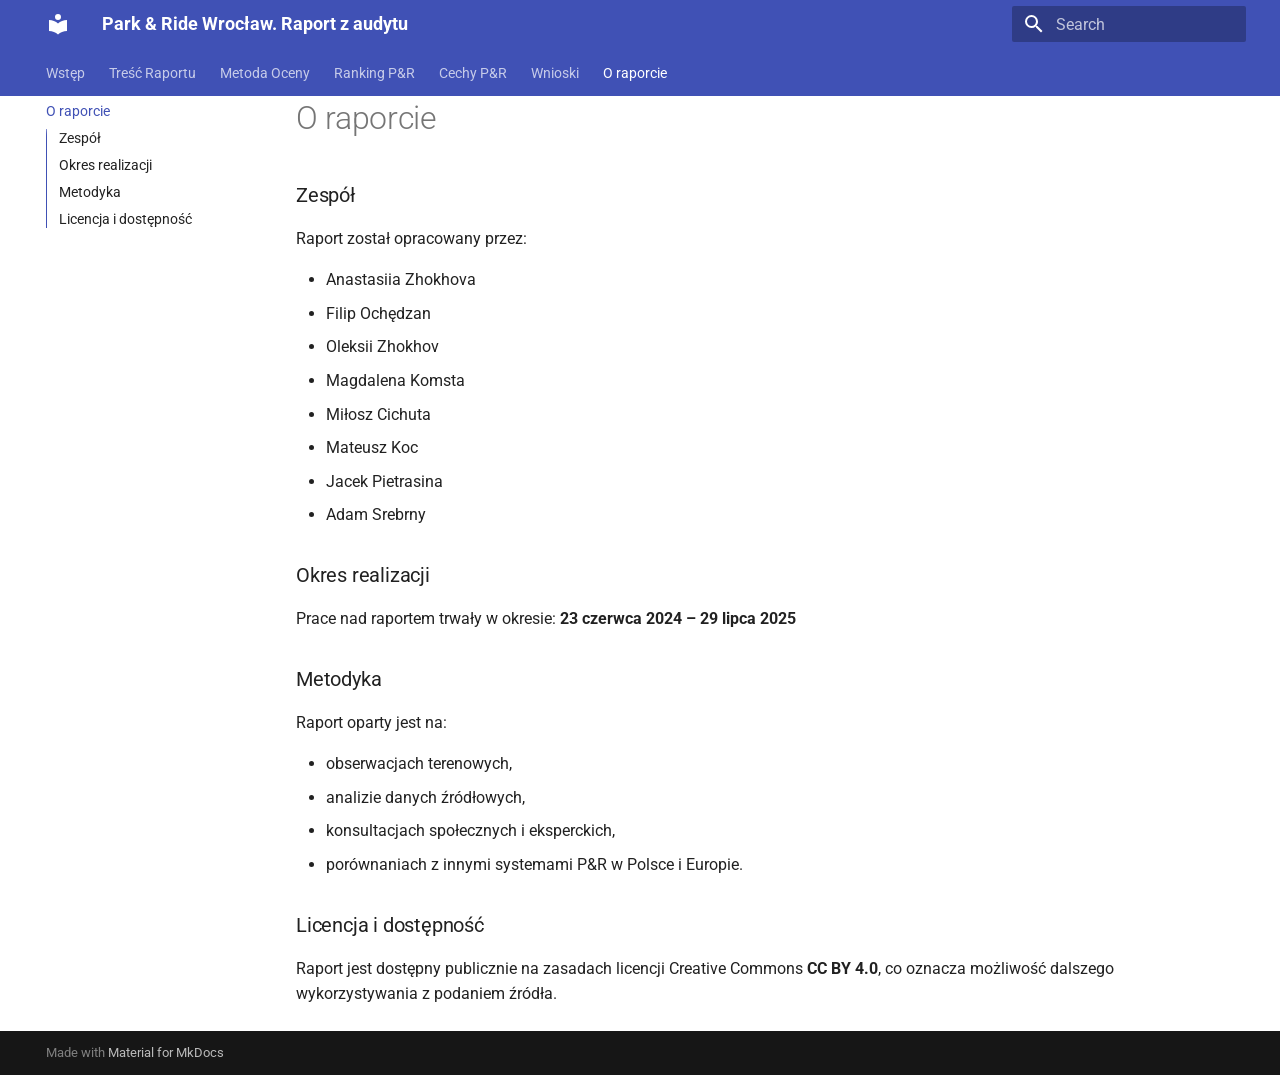
<file: info/index.html>
<!doctype html>
<html lang="en" class="no-js">
  <head>
    
      <meta charset="utf-8">
      <meta name="viewport" content="width=device-width,initial-scale=1">
      
      
      
        <link rel="canonical" href="https://github.com/AviAlex13/park-and-ride-report-Wroclaw/info/">
      
      
        <link rel="prev" href="../Wnioski/">
      
      
      
      <link rel="icon" href="../assets/images/favicon.png">
      <meta name="generator" content="mkdocs-1.6.1, mkdocs-material-9.6.15">
    
    
      
        <title>O raporcie - Park & Ride Wrocław. Raport z audytu</title>
      
    
    
      <link rel="stylesheet" href="../assets/stylesheets/main.342714a4.min.css">
      
      


    
    
      
    
    
      
        
        
        <link rel="preconnect" href="https://fonts.gstatic.com" crossorigin>
        <link rel="stylesheet" href="https://fonts.googleapis.com/css?family=Roboto:300,300i,400,400i,700,700i%7CRoboto+Mono:400,400i,700,700i&display=fallback">
        <style>:root{--md-text-font:"Roboto";--md-code-font:"Roboto Mono"}</style>
      
    
    
      <link rel="stylesheet" href="../css/main.css">
    
      <link rel="stylesheet" href="../css/details.css">
    
    <script>__md_scope=new URL("..",location),__md_hash=e=>[...e].reduce(((e,_)=>(e<<5)-e+_.charCodeAt(0)),0),__md_get=(e,_=localStorage,t=__md_scope)=>JSON.parse(_.getItem(t.pathname+"."+e)),__md_set=(e,_,t=localStorage,a=__md_scope)=>{try{t.setItem(a.pathname+"."+e,JSON.stringify(_))}catch(e){}}</script>
    
      

    
    
    
  </head>
  
  
    <body dir="ltr">
  
    
    <input class="md-toggle" data-md-toggle="drawer" type="checkbox" id="__drawer" autocomplete="off">
    <input class="md-toggle" data-md-toggle="search" type="checkbox" id="__search" autocomplete="off">
    <label class="md-overlay" for="__drawer"></label>
    <div data-md-component="skip">
      
        
        <a href="#zespo" class="md-skip">
          Skip to content
        </a>
      
    </div>
    <div data-md-component="announce">
      
    </div>
    
    
      

<header class="md-header" data-md-component="header">
  <nav class="md-header__inner md-grid" aria-label="Header">
    <a href=".." title="Park &amp; Ride Wrocław. Raport z audytu" class="md-header__button md-logo" aria-label="Park & Ride Wrocław. Raport z audytu" data-md-component="logo">
      
  
  <svg xmlns="http://www.w3.org/2000/svg" viewBox="0 0 24 24"><path d="M12 8a3 3 0 0 0 3-3 3 3 0 0 0-3-3 3 3 0 0 0-3 3 3 3 0 0 0 3 3m0 3.54C9.64 9.35 6.5 8 3 8v11c3.5 0 6.64 1.35 9 3.54 2.36-2.19 5.5-3.54 9-3.54V8c-3.5 0-6.64 1.35-9 3.54"/></svg>

    </a>
    <label class="md-header__button md-icon" for="__drawer">
      
      <svg xmlns="http://www.w3.org/2000/svg" viewBox="0 0 24 24"><path d="M3 6h18v2H3zm0 5h18v2H3zm0 5h18v2H3z"/></svg>
    </label>
    <div class="md-header__title" data-md-component="header-title">
      <div class="md-header__ellipsis">
        <div class="md-header__topic">
          <span class="md-ellipsis">
            Park & Ride Wrocław. Raport z audytu
          </span>
        </div>
        <div class="md-header__topic" data-md-component="header-topic">
          <span class="md-ellipsis">
            
              O raporcie
            
          </span>
        </div>
      </div>
    </div>
    
    
      <script>var palette=__md_get("__palette");if(palette&&palette.color){if("(prefers-color-scheme)"===palette.color.media){var media=matchMedia("(prefers-color-scheme: light)"),input=document.querySelector(media.matches?"[data-md-color-media='(prefers-color-scheme: light)']":"[data-md-color-media='(prefers-color-scheme: dark)']");palette.color.media=input.getAttribute("data-md-color-media"),palette.color.scheme=input.getAttribute("data-md-color-scheme"),palette.color.primary=input.getAttribute("data-md-color-primary"),palette.color.accent=input.getAttribute("data-md-color-accent")}for(var[key,value]of Object.entries(palette.color))document.body.setAttribute("data-md-color-"+key,value)}</script>
    
    
    
      
      
        <label class="md-header__button md-icon" for="__search">
          
          <svg xmlns="http://www.w3.org/2000/svg" viewBox="0 0 24 24"><path d="M9.5 3A6.5 6.5 0 0 1 16 9.5c0 1.61-.59 3.09-1.56 4.23l.27.27h.79l5 5-1.5 1.5-5-5v-.79l-.27-.27A6.52 6.52 0 0 1 9.5 16 6.5 6.5 0 0 1 3 9.5 6.5 6.5 0 0 1 9.5 3m0 2C7 5 5 7 5 9.5S7 14 9.5 14 14 12 14 9.5 12 5 9.5 5"/></svg>
        </label>
        <div class="md-search" data-md-component="search" role="dialog">
  <label class="md-search__overlay" for="__search"></label>
  <div class="md-search__inner" role="search">
    <form class="md-search__form" name="search">
      <input type="text" class="md-search__input" name="query" aria-label="Search" placeholder="Search" autocapitalize="off" autocorrect="off" autocomplete="off" spellcheck="false" data-md-component="search-query" required>
      <label class="md-search__icon md-icon" for="__search">
        
        <svg xmlns="http://www.w3.org/2000/svg" viewBox="0 0 24 24"><path d="M9.5 3A6.5 6.5 0 0 1 16 9.5c0 1.61-.59 3.09-1.56 4.23l.27.27h.79l5 5-1.5 1.5-5-5v-.79l-.27-.27A6.52 6.52 0 0 1 9.5 16 6.5 6.5 0 0 1 3 9.5 6.5 6.5 0 0 1 9.5 3m0 2C7 5 5 7 5 9.5S7 14 9.5 14 14 12 14 9.5 12 5 9.5 5"/></svg>
        
        <svg xmlns="http://www.w3.org/2000/svg" viewBox="0 0 24 24"><path d="M20 11v2H8l5.5 5.5-1.42 1.42L4.16 12l7.92-7.92L13.5 5.5 8 11z"/></svg>
      </label>
      <nav class="md-search__options" aria-label="Search">
        
        <button type="reset" class="md-search__icon md-icon" title="Clear" aria-label="Clear" tabindex="-1">
          
          <svg xmlns="http://www.w3.org/2000/svg" viewBox="0 0 24 24"><path d="M19 6.41 17.59 5 12 10.59 6.41 5 5 6.41 10.59 12 5 17.59 6.41 19 12 13.41 17.59 19 19 17.59 13.41 12z"/></svg>
        </button>
      </nav>
      
    </form>
    <div class="md-search__output">
      <div class="md-search__scrollwrap" tabindex="0" data-md-scrollfix>
        <div class="md-search-result" data-md-component="search-result">
          <div class="md-search-result__meta">
            Initializing search
          </div>
          <ol class="md-search-result__list" role="presentation"></ol>
        </div>
      </div>
    </div>
  </div>
</div>
      
    
    
  </nav>
  
</header>
    
    <div class="md-container" data-md-component="container">
      
      
        
          
            
<nav class="md-tabs" aria-label="Tabs" data-md-component="tabs">
  <div class="md-grid">
    <ul class="md-tabs__list">
      
        
  
  
  
  
    <li class="md-tabs__item">
      <a href=".." class="md-tabs__link">
        
  
  
    
  
  Wstęp

      </a>
    </li>
  

      
        
  
  
  
  
    <li class="md-tabs__item">
      <a href="../Tresc/" class="md-tabs__link">
        
  
  
    
  
  Treść Raportu

      </a>
    </li>
  

      
        
  
  
  
  
    <li class="md-tabs__item">
      <a href="../Metoda/" class="md-tabs__link">
        
  
  
    
  
  Metoda Oceny

      </a>
    </li>
  

      
        
  
  
  
  
    <li class="md-tabs__item">
      <a href="../Table1/" class="md-tabs__link">
        
  
  
    
  
  Ranking P&R

      </a>
    </li>
  

      
        
  
  
  
  
    <li class="md-tabs__item">
      <a href="../Table2/" class="md-tabs__link">
        
  
  
    
  
  Cechy P&R

      </a>
    </li>
  

      
        
  
  
  
  
    <li class="md-tabs__item">
      <a href="../Wnioski/" class="md-tabs__link">
        
  
  
    
  
  Wnioski

      </a>
    </li>
  

      
        
  
  
  
    
  
  
    <li class="md-tabs__item md-tabs__item--active">
      <a href="./" class="md-tabs__link">
        
  
  
    
  
  O raporcie

      </a>
    </li>
  

      
    </ul>
  </div>
</nav>
          
        
      
      <main class="md-main" data-md-component="main">
        <div class="md-main__inner md-grid">
          
            
              
              <div class="md-sidebar md-sidebar--primary" data-md-component="sidebar" data-md-type="navigation" >
                <div class="md-sidebar__scrollwrap">
                  <div class="md-sidebar__inner">
                    


  


  

<nav class="md-nav md-nav--primary md-nav--lifted md-nav--integrated" aria-label="Navigation" data-md-level="0">
  <label class="md-nav__title" for="__drawer">
    <a href=".." title="Park &amp; Ride Wrocław. Raport z audytu" class="md-nav__button md-logo" aria-label="Park & Ride Wrocław. Raport z audytu" data-md-component="logo">
      
  
  <svg xmlns="http://www.w3.org/2000/svg" viewBox="0 0 24 24"><path d="M12 8a3 3 0 0 0 3-3 3 3 0 0 0-3-3 3 3 0 0 0-3 3 3 3 0 0 0 3 3m0 3.54C9.64 9.35 6.5 8 3 8v11c3.5 0 6.64 1.35 9 3.54 2.36-2.19 5.5-3.54 9-3.54V8c-3.5 0-6.64 1.35-9 3.54"/></svg>

    </a>
    Park & Ride Wrocław. Raport z audytu
  </label>
  
  <ul class="md-nav__list" data-md-scrollfix>
    
      
      
  
  
  
  
    <li class="md-nav__item">
      <a href=".." class="md-nav__link">
        
  
  
  <span class="md-ellipsis">
    Wstęp
    
  </span>
  

      </a>
    </li>
  

    
      
      
  
  
  
  
    <li class="md-nav__item">
      <a href="../Tresc/" class="md-nav__link">
        
  
  
  <span class="md-ellipsis">
    Treść Raportu
    
  </span>
  

      </a>
    </li>
  

    
      
      
  
  
  
  
    <li class="md-nav__item">
      <a href="../Metoda/" class="md-nav__link">
        
  
  
  <span class="md-ellipsis">
    Metoda Oceny
    
  </span>
  

      </a>
    </li>
  

    
      
      
  
  
  
  
    <li class="md-nav__item">
      <a href="../Table1/" class="md-nav__link">
        
  
  
  <span class="md-ellipsis">
    Ranking P&R
    
  </span>
  

      </a>
    </li>
  

    
      
      
  
  
  
  
    <li class="md-nav__item">
      <a href="../Table2/" class="md-nav__link">
        
  
  
  <span class="md-ellipsis">
    Cechy P&R
    
  </span>
  

      </a>
    </li>
  

    
      
      
  
  
  
  
    <li class="md-nav__item">
      <a href="../Wnioski/" class="md-nav__link">
        
  
  
  <span class="md-ellipsis">
    Wnioski
    
  </span>
  

      </a>
    </li>
  

    
      
      
  
  
    
  
  
  
    <li class="md-nav__item md-nav__item--active">
      
      <input class="md-nav__toggle md-toggle" type="checkbox" id="__toc">
      
      
      
        <label class="md-nav__link md-nav__link--active" for="__toc">
          
  
  
  <span class="md-ellipsis">
    O raporcie
    
  </span>
  

          <span class="md-nav__icon md-icon"></span>
        </label>
      
      <a href="./" class="md-nav__link md-nav__link--active">
        
  
  
  <span class="md-ellipsis">
    O raporcie
    
  </span>
  

      </a>
      
        

<nav class="md-nav md-nav--secondary" aria-label="Table of contents">
  
  
  
  
    <label class="md-nav__title" for="__toc">
      <span class="md-nav__icon md-icon"></span>
      Table of contents
    </label>
    <ul class="md-nav__list" data-md-component="toc" data-md-scrollfix>
      
        <li class="md-nav__item">
  <a href="#zespo" class="md-nav__link">
    <span class="md-ellipsis">
      Zespół
    </span>
  </a>
  
</li>
      
        <li class="md-nav__item">
  <a href="#okres-realizacji" class="md-nav__link">
    <span class="md-ellipsis">
      Okres realizacji
    </span>
  </a>
  
</li>
      
        <li class="md-nav__item">
  <a href="#metodyka" class="md-nav__link">
    <span class="md-ellipsis">
      Metodyka
    </span>
  </a>
  
</li>
      
        <li class="md-nav__item">
  <a href="#licencja-i-dostepnosc" class="md-nav__link">
    <span class="md-ellipsis">
      Licencja i dostępność
    </span>
  </a>
  
</li>
      
    </ul>
  
</nav>
      
    </li>
  

    
  </ul>
</nav>
                  </div>
                </div>
              </div>
            
            
          
          
            <div class="md-content" data-md-component="content">
              <article class="md-content__inner md-typeset">
                
                  



  <h1>O raporcie</h1>

<h3 id="zespo">Zespół<a class="headerlink" href="#zespo" title="Permanent link">&para;</a></h3>
<p>Raport został opracowany przez:</p>
<ul>
<li>Anastasiia Zhokhova</li>
<li>Filip Ochędzan</li>
<li>Oleksii Zhokhov</li>
<li>Magdalena Komsta</li>
<li>Miłosz Cichuta</li>
<li>Mateusz Koc</li>
<li>Jacek Pietrasina</li>
<li>Adam Srebrny</li>
</ul>
<h3 id="okres-realizacji">Okres realizacji<a class="headerlink" href="#okres-realizacji" title="Permanent link">&para;</a></h3>
<p>Prace nad raportem trwały w okresie: <strong>23 czerwca 2024 – 29 lipca 2025</strong></p>
<h3 id="metodyka">Metodyka<a class="headerlink" href="#metodyka" title="Permanent link">&para;</a></h3>
<p>Raport oparty jest na:</p>
<ul>
<li>obserwacjach terenowych,</li>
<li>analizie danych źródłowych,</li>
<li>konsultacjach społecznych i eksperckich,</li>
<li>porównaniach z innymi systemami P&amp;R w Polsce i Europie.</li>
</ul>
<h3 id="licencja-i-dostepnosc">Licencja i dostępność<a class="headerlink" href="#licencja-i-dostepnosc" title="Permanent link">&para;</a></h3>
<p>Raport jest dostępny publicznie na zasadach licencji Creative Commons <strong>CC BY 4.0</strong>, co oznacza możliwość dalszego wykorzystywania z podaniem źródła.</p>
<!-- Repozytorium projektu: [https://github.com/AviAlex13/park-and-ride-report-Wroclaw](https://github.com/AviAlex13/park-and-ride-report-Wroclaw)

### Kontakt

W przypadku pytań lub sugestii prosimy o kontakt: **[adres e-mail / strona projektu]** -->












                
              </article>
            </div>
          
          
  <script>var tabs=__md_get("__tabs");if(Array.isArray(tabs))e:for(var set of document.querySelectorAll(".tabbed-set")){var labels=set.querySelector(".tabbed-labels");for(var tab of tabs)for(var label of labels.getElementsByTagName("label"))if(label.innerText.trim()===tab){var input=document.getElementById(label.htmlFor);input.checked=!0;continue e}}</script>

<script>var target=document.getElementById(location.hash.slice(1));target&&target.name&&(target.checked=target.name.startsWith("__tabbed_"))</script>
        </div>
        
      </main>
      
        <footer class="md-footer">
  
  <div class="md-footer-meta md-typeset">
    <div class="md-footer-meta__inner md-grid">
      <div class="md-copyright">
  
  
    Made with
    <a href="https://squidfunk.github.io/mkdocs-material/" target="_blank" rel="noopener">
      Material for MkDocs
    </a>
  
</div>
      
    </div>
  </div>
</footer>
      
    </div>
    <div class="md-dialog" data-md-component="dialog">
      <div class="md-dialog__inner md-typeset"></div>
    </div>
    
    
    
      
      <script id="__config" type="application/json">{"base": "..", "features": ["navigation.tabs", "navigation.sections", "toc.integrate", "content.code.copy", "content.tabs.link", "content.action.edit", "content.action.view"], "search": "../assets/javascripts/workers/search.d50fe291.min.js", "tags": null, "translations": {"clipboard.copied": "Copied to clipboard", "clipboard.copy": "Copy to clipboard", "search.result.more.one": "1 more on this page", "search.result.more.other": "# more on this page", "search.result.none": "No matching documents", "search.result.one": "1 matching document", "search.result.other": "# matching documents", "search.result.placeholder": "Type to start searching", "search.result.term.missing": "Missing", "select.version": "Select version"}, "version": null}</script>
    
    
      <script src="../assets/javascripts/bundle.56ea9cef.min.js"></script>
      
    
  </body>
</html>
</file>
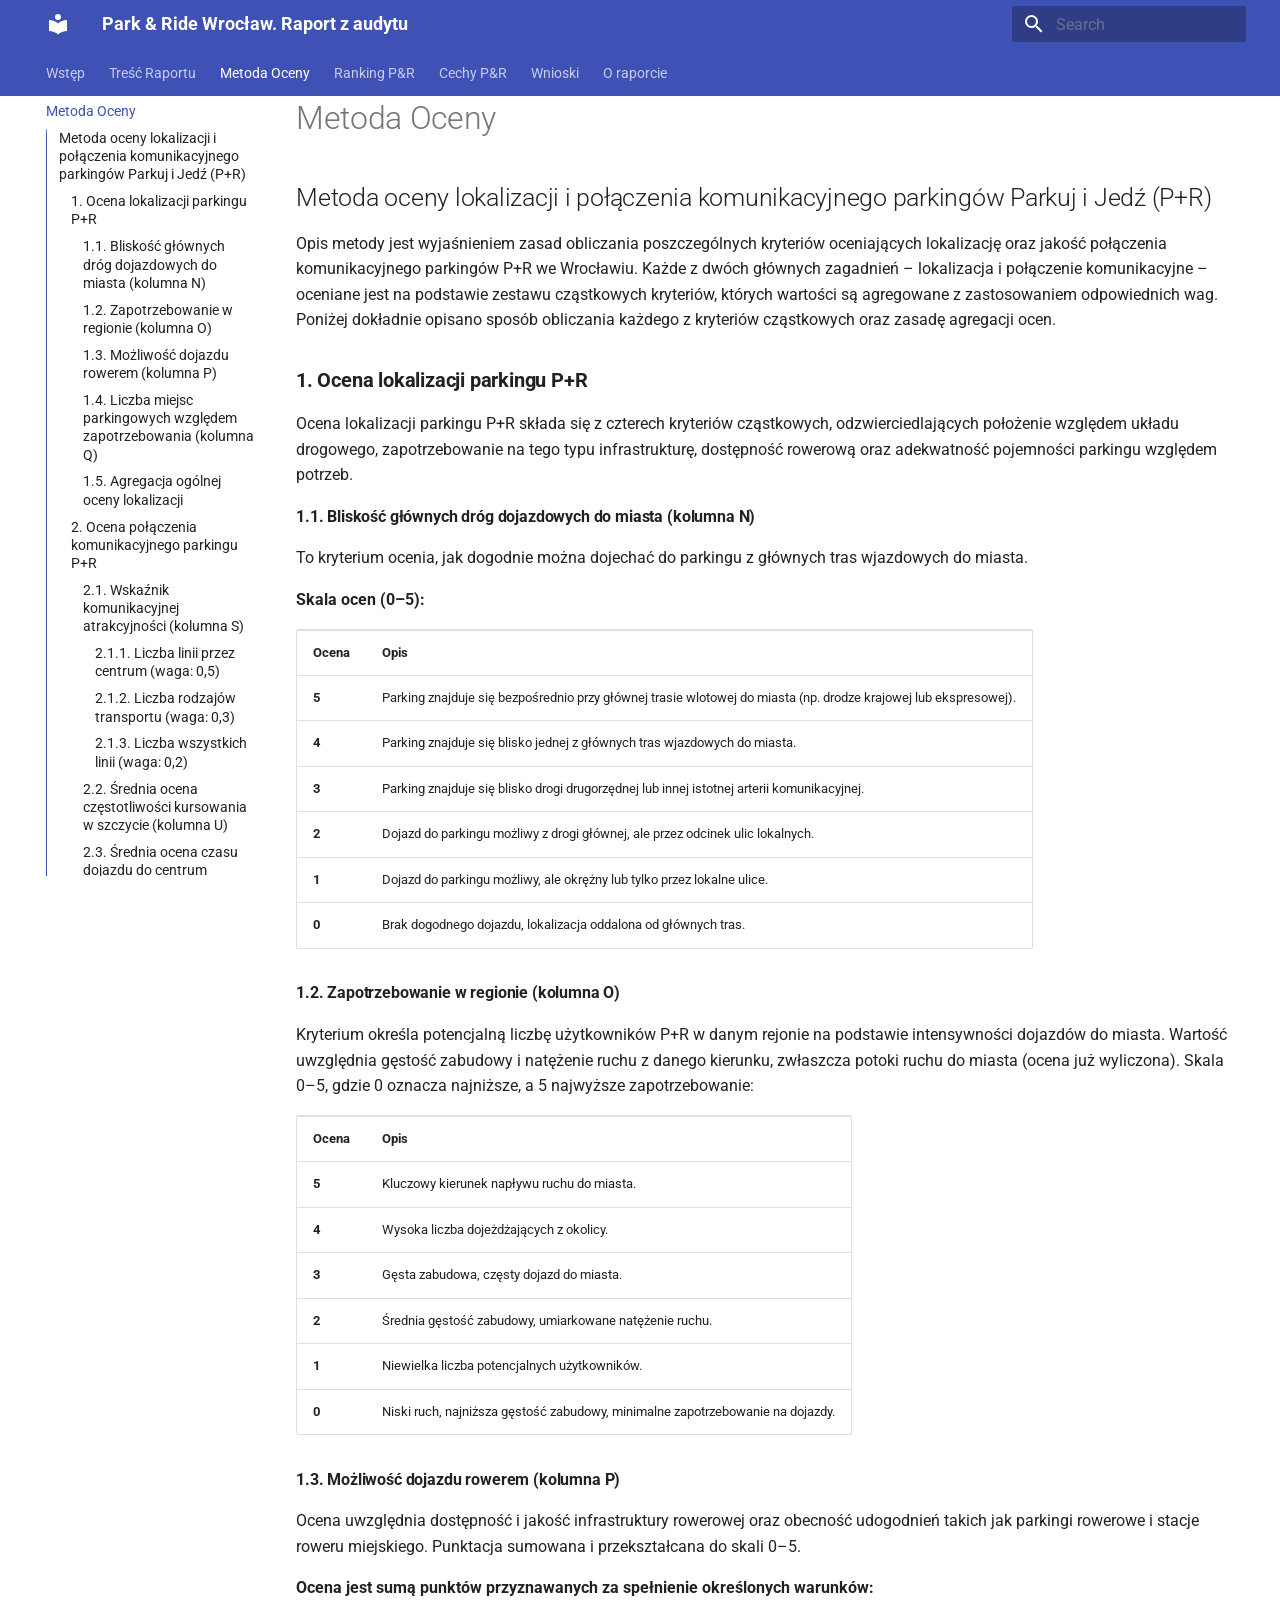
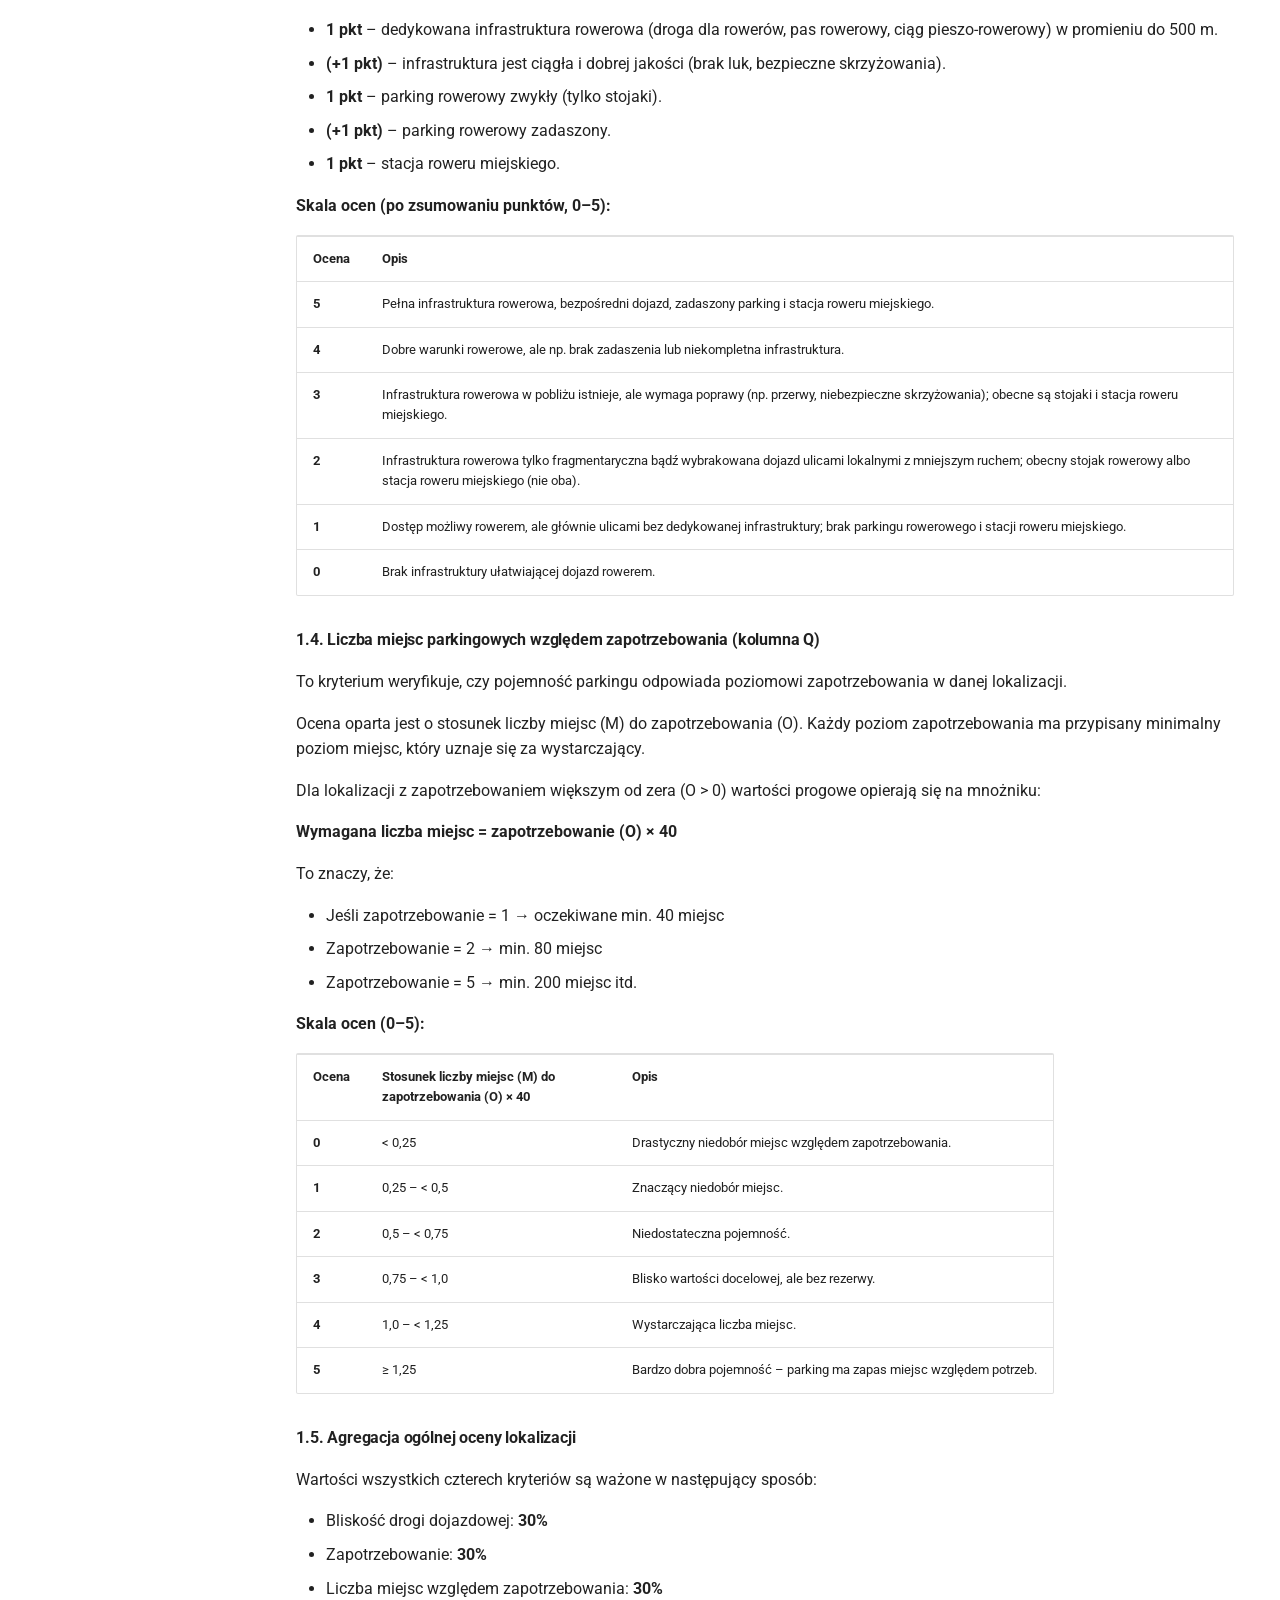
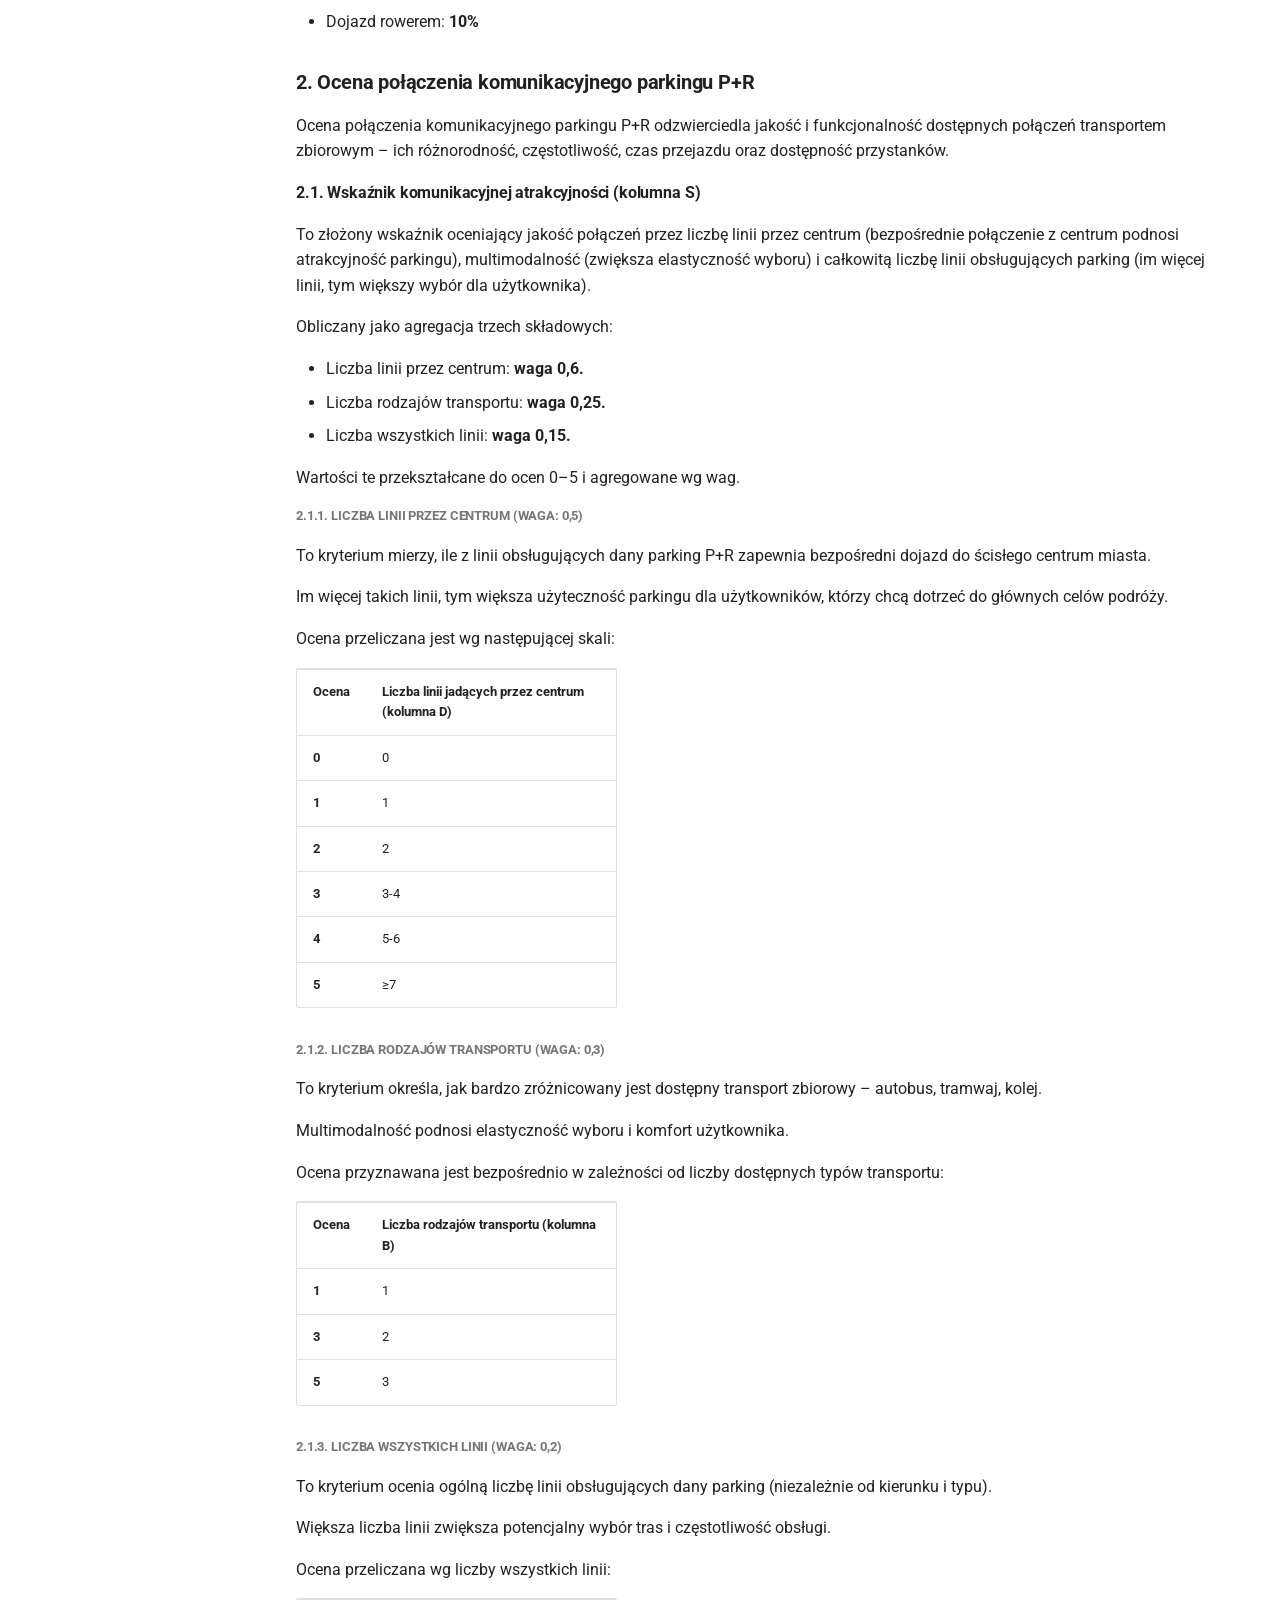
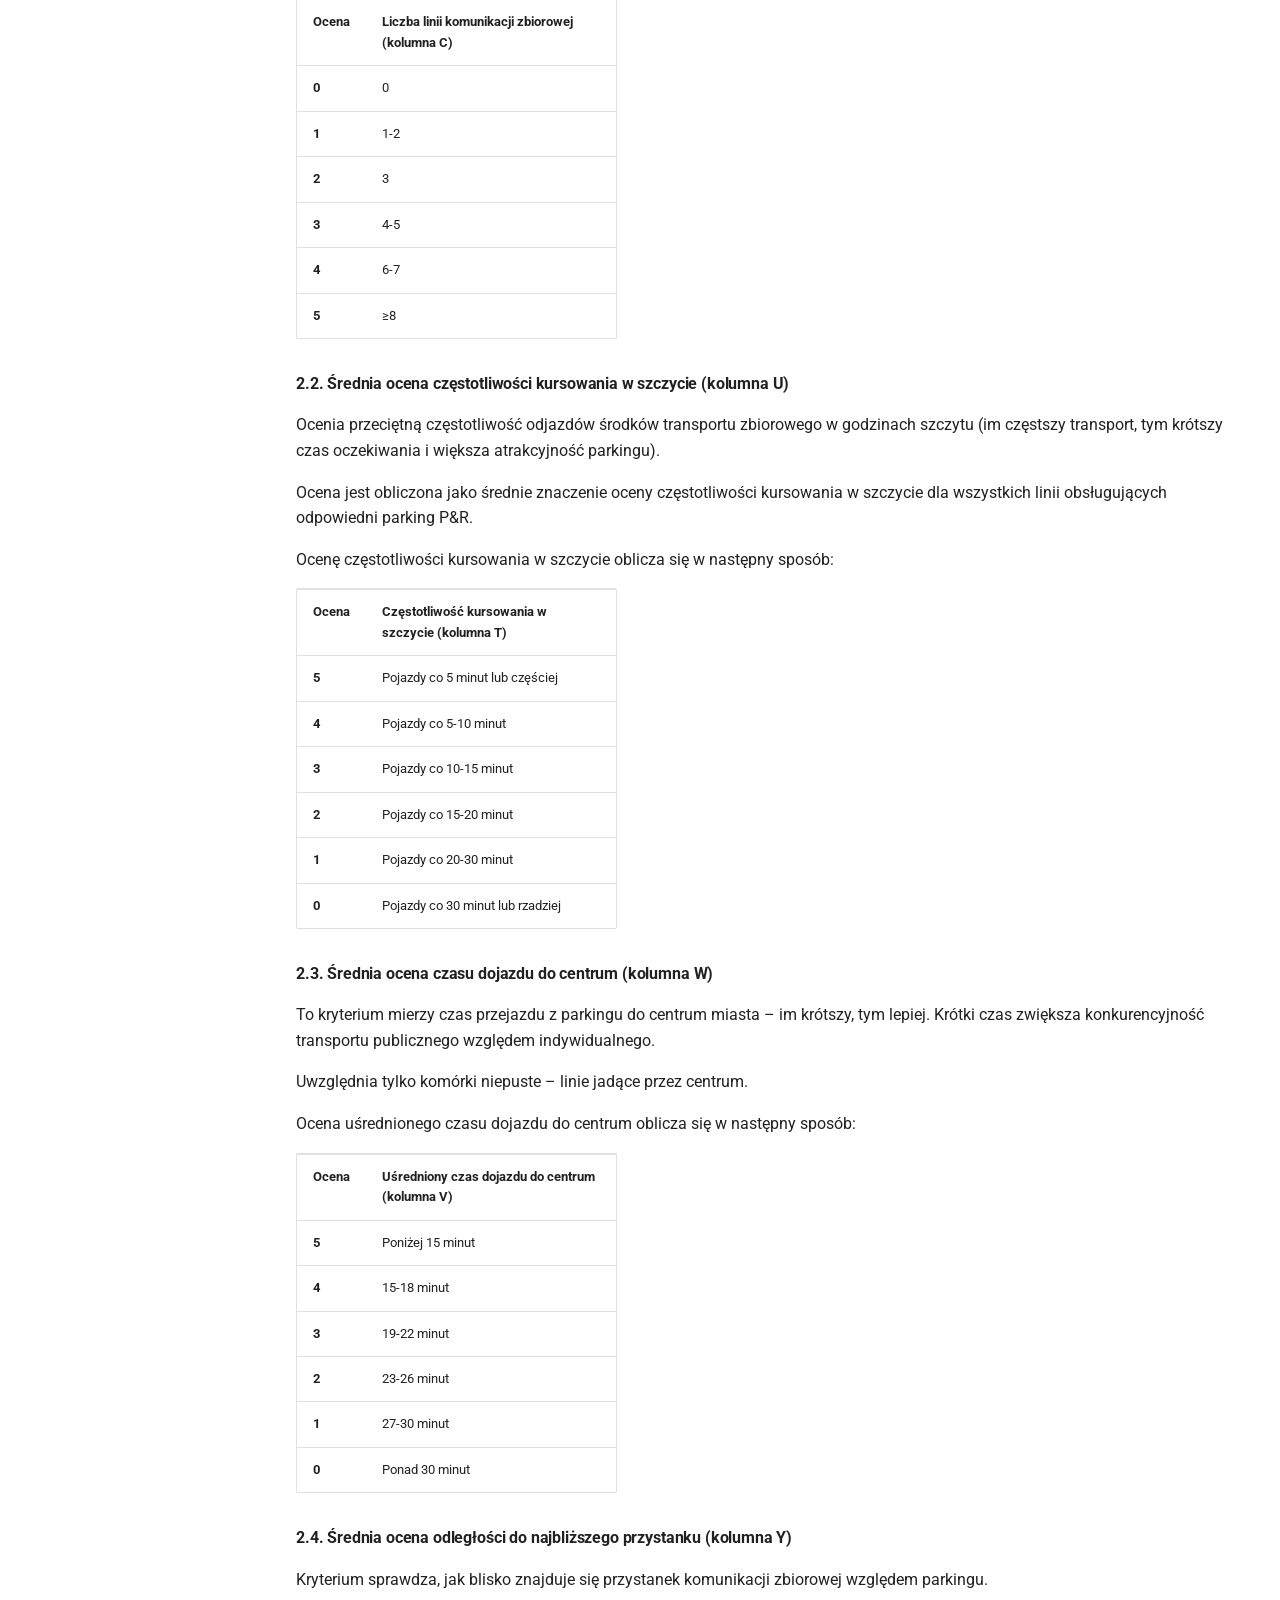
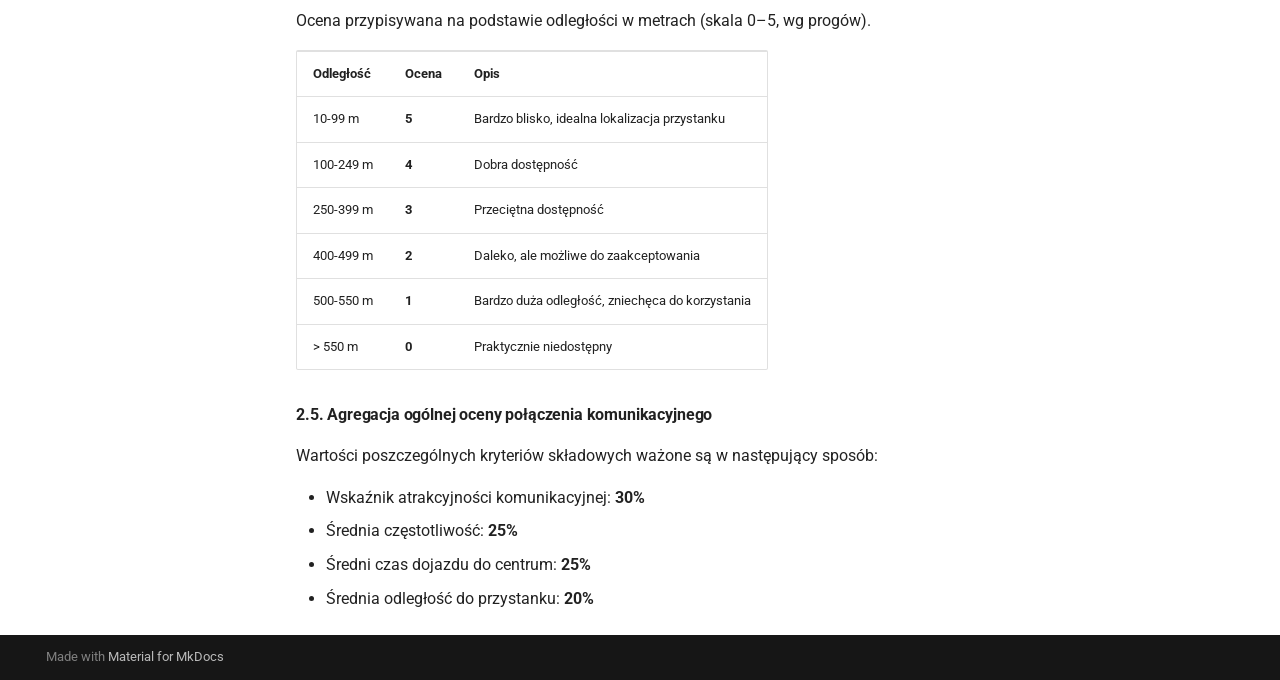
<file: Metoda/index.html>
<!doctype html>
<html lang="en" class="no-js">
  <head>
    
      <meta charset="utf-8">
      <meta name="viewport" content="width=device-width,initial-scale=1">
      
      
      
        <link rel="canonical" href="https://github.com/AviAlex13/park-and-ride-report-Wroclaw/Metoda/">
      
      
        <link rel="prev" href="../Tresc/">
      
      
        <link rel="next" href="../Table1/">
      
      
      <link rel="icon" href="../assets/images/favicon.png">
      <meta name="generator" content="mkdocs-1.6.1, mkdocs-material-9.6.15">
    
    
      
        <title>Metoda Oceny - Park & Ride Wrocław. Raport z audytu</title>
      
    
    
      <link rel="stylesheet" href="../assets/stylesheets/main.342714a4.min.css">
      
      


    
    
      
    
    
      
        
        
        <link rel="preconnect" href="https://fonts.gstatic.com" crossorigin>
        <link rel="stylesheet" href="https://fonts.googleapis.com/css?family=Roboto:300,300i,400,400i,700,700i%7CRoboto+Mono:400,400i,700,700i&display=fallback">
        <style>:root{--md-text-font:"Roboto";--md-code-font:"Roboto Mono"}</style>
      
    
    
      <link rel="stylesheet" href="../css/main.css">
    
      <link rel="stylesheet" href="../css/details.css">
    
    <script>__md_scope=new URL("..",location),__md_hash=e=>[...e].reduce(((e,_)=>(e<<5)-e+_.charCodeAt(0)),0),__md_get=(e,_=localStorage,t=__md_scope)=>JSON.parse(_.getItem(t.pathname+"."+e)),__md_set=(e,_,t=localStorage,a=__md_scope)=>{try{t.setItem(a.pathname+"."+e,JSON.stringify(_))}catch(e){}}</script>
    
      

    
    
    
  </head>
  
  
    <body dir="ltr">
  
    
    <input class="md-toggle" data-md-toggle="drawer" type="checkbox" id="__drawer" autocomplete="off">
    <input class="md-toggle" data-md-toggle="search" type="checkbox" id="__search" autocomplete="off">
    <label class="md-overlay" for="__drawer"></label>
    <div data-md-component="skip">
      
        
        <a href="#metoda-oceny-lokalizacji-i-poaczenia-komunikacyjnego-parkingow-parkuj-i-jedz-pr" class="md-skip">
          Skip to content
        </a>
      
    </div>
    <div data-md-component="announce">
      
    </div>
    
    
      

<header class="md-header" data-md-component="header">
  <nav class="md-header__inner md-grid" aria-label="Header">
    <a href=".." title="Park &amp; Ride Wrocław. Raport z audytu" class="md-header__button md-logo" aria-label="Park & Ride Wrocław. Raport z audytu" data-md-component="logo">
      
  
  <svg xmlns="http://www.w3.org/2000/svg" viewBox="0 0 24 24"><path d="M12 8a3 3 0 0 0 3-3 3 3 0 0 0-3-3 3 3 0 0 0-3 3 3 3 0 0 0 3 3m0 3.54C9.64 9.35 6.5 8 3 8v11c3.5 0 6.64 1.35 9 3.54 2.36-2.19 5.5-3.54 9-3.54V8c-3.5 0-6.64 1.35-9 3.54"/></svg>

    </a>
    <label class="md-header__button md-icon" for="__drawer">
      
      <svg xmlns="http://www.w3.org/2000/svg" viewBox="0 0 24 24"><path d="M3 6h18v2H3zm0 5h18v2H3zm0 5h18v2H3z"/></svg>
    </label>
    <div class="md-header__title" data-md-component="header-title">
      <div class="md-header__ellipsis">
        <div class="md-header__topic">
          <span class="md-ellipsis">
            Park & Ride Wrocław. Raport z audytu
          </span>
        </div>
        <div class="md-header__topic" data-md-component="header-topic">
          <span class="md-ellipsis">
            
              Metoda Oceny
            
          </span>
        </div>
      </div>
    </div>
    
    
      <script>var palette=__md_get("__palette");if(palette&&palette.color){if("(prefers-color-scheme)"===palette.color.media){var media=matchMedia("(prefers-color-scheme: light)"),input=document.querySelector(media.matches?"[data-md-color-media='(prefers-color-scheme: light)']":"[data-md-color-media='(prefers-color-scheme: dark)']");palette.color.media=input.getAttribute("data-md-color-media"),palette.color.scheme=input.getAttribute("data-md-color-scheme"),palette.color.primary=input.getAttribute("data-md-color-primary"),palette.color.accent=input.getAttribute("data-md-color-accent")}for(var[key,value]of Object.entries(palette.color))document.body.setAttribute("data-md-color-"+key,value)}</script>
    
    
    
      
      
        <label class="md-header__button md-icon" for="__search">
          
          <svg xmlns="http://www.w3.org/2000/svg" viewBox="0 0 24 24"><path d="M9.5 3A6.5 6.5 0 0 1 16 9.5c0 1.61-.59 3.09-1.56 4.23l.27.27h.79l5 5-1.5 1.5-5-5v-.79l-.27-.27A6.52 6.52 0 0 1 9.5 16 6.5 6.5 0 0 1 3 9.5 6.5 6.5 0 0 1 9.5 3m0 2C7 5 5 7 5 9.5S7 14 9.5 14 14 12 14 9.5 12 5 9.5 5"/></svg>
        </label>
        <div class="md-search" data-md-component="search" role="dialog">
  <label class="md-search__overlay" for="__search"></label>
  <div class="md-search__inner" role="search">
    <form class="md-search__form" name="search">
      <input type="text" class="md-search__input" name="query" aria-label="Search" placeholder="Search" autocapitalize="off" autocorrect="off" autocomplete="off" spellcheck="false" data-md-component="search-query" required>
      <label class="md-search__icon md-icon" for="__search">
        
        <svg xmlns="http://www.w3.org/2000/svg" viewBox="0 0 24 24"><path d="M9.5 3A6.5 6.5 0 0 1 16 9.5c0 1.61-.59 3.09-1.56 4.23l.27.27h.79l5 5-1.5 1.5-5-5v-.79l-.27-.27A6.52 6.52 0 0 1 9.5 16 6.5 6.5 0 0 1 3 9.5 6.5 6.5 0 0 1 9.5 3m0 2C7 5 5 7 5 9.5S7 14 9.5 14 14 12 14 9.5 12 5 9.5 5"/></svg>
        
        <svg xmlns="http://www.w3.org/2000/svg" viewBox="0 0 24 24"><path d="M20 11v2H8l5.5 5.5-1.42 1.42L4.16 12l7.92-7.92L13.5 5.5 8 11z"/></svg>
      </label>
      <nav class="md-search__options" aria-label="Search">
        
        <button type="reset" class="md-search__icon md-icon" title="Clear" aria-label="Clear" tabindex="-1">
          
          <svg xmlns="http://www.w3.org/2000/svg" viewBox="0 0 24 24"><path d="M19 6.41 17.59 5 12 10.59 6.41 5 5 6.41 10.59 12 5 17.59 6.41 19 12 13.41 17.59 19 19 17.59 13.41 12z"/></svg>
        </button>
      </nav>
      
    </form>
    <div class="md-search__output">
      <div class="md-search__scrollwrap" tabindex="0" data-md-scrollfix>
        <div class="md-search-result" data-md-component="search-result">
          <div class="md-search-result__meta">
            Initializing search
          </div>
          <ol class="md-search-result__list" role="presentation"></ol>
        </div>
      </div>
    </div>
  </div>
</div>
      
    
    
  </nav>
  
</header>
    
    <div class="md-container" data-md-component="container">
      
      
        
          
            
<nav class="md-tabs" aria-label="Tabs" data-md-component="tabs">
  <div class="md-grid">
    <ul class="md-tabs__list">
      
        
  
  
  
  
    <li class="md-tabs__item">
      <a href=".." class="md-tabs__link">
        
  
  
    
  
  Wstęp

      </a>
    </li>
  

      
        
  
  
  
  
    <li class="md-tabs__item">
      <a href="../Tresc/" class="md-tabs__link">
        
  
  
    
  
  Treść Raportu

      </a>
    </li>
  

      
        
  
  
  
    
  
  
    <li class="md-tabs__item md-tabs__item--active">
      <a href="./" class="md-tabs__link">
        
  
  
    
  
  Metoda Oceny

      </a>
    </li>
  

      
        
  
  
  
  
    <li class="md-tabs__item">
      <a href="../Table1/" class="md-tabs__link">
        
  
  
    
  
  Ranking P&R

      </a>
    </li>
  

      
        
  
  
  
  
    <li class="md-tabs__item">
      <a href="../Table2/" class="md-tabs__link">
        
  
  
    
  
  Cechy P&R

      </a>
    </li>
  

      
        
  
  
  
  
    <li class="md-tabs__item">
      <a href="../Wnioski/" class="md-tabs__link">
        
  
  
    
  
  Wnioski

      </a>
    </li>
  

      
        
  
  
  
  
    <li class="md-tabs__item">
      <a href="../info/" class="md-tabs__link">
        
  
  
    
  
  O raporcie

      </a>
    </li>
  

      
    </ul>
  </div>
</nav>
          
        
      
      <main class="md-main" data-md-component="main">
        <div class="md-main__inner md-grid">
          
            
              
              <div class="md-sidebar md-sidebar--primary" data-md-component="sidebar" data-md-type="navigation" >
                <div class="md-sidebar__scrollwrap">
                  <div class="md-sidebar__inner">
                    


  


  

<nav class="md-nav md-nav--primary md-nav--lifted md-nav--integrated" aria-label="Navigation" data-md-level="0">
  <label class="md-nav__title" for="__drawer">
    <a href=".." title="Park &amp; Ride Wrocław. Raport z audytu" class="md-nav__button md-logo" aria-label="Park & Ride Wrocław. Raport z audytu" data-md-component="logo">
      
  
  <svg xmlns="http://www.w3.org/2000/svg" viewBox="0 0 24 24"><path d="M12 8a3 3 0 0 0 3-3 3 3 0 0 0-3-3 3 3 0 0 0-3 3 3 3 0 0 0 3 3m0 3.54C9.64 9.35 6.5 8 3 8v11c3.5 0 6.64 1.35 9 3.54 2.36-2.19 5.5-3.54 9-3.54V8c-3.5 0-6.64 1.35-9 3.54"/></svg>

    </a>
    Park & Ride Wrocław. Raport z audytu
  </label>
  
  <ul class="md-nav__list" data-md-scrollfix>
    
      
      
  
  
  
  
    <li class="md-nav__item">
      <a href=".." class="md-nav__link">
        
  
  
  <span class="md-ellipsis">
    Wstęp
    
  </span>
  

      </a>
    </li>
  

    
      
      
  
  
  
  
    <li class="md-nav__item">
      <a href="../Tresc/" class="md-nav__link">
        
  
  
  <span class="md-ellipsis">
    Treść Raportu
    
  </span>
  

      </a>
    </li>
  

    
      
      
  
  
    
  
  
  
    <li class="md-nav__item md-nav__item--active">
      
      <input class="md-nav__toggle md-toggle" type="checkbox" id="__toc">
      
      
      
        <label class="md-nav__link md-nav__link--active" for="__toc">
          
  
  
  <span class="md-ellipsis">
    Metoda Oceny
    
  </span>
  

          <span class="md-nav__icon md-icon"></span>
        </label>
      
      <a href="./" class="md-nav__link md-nav__link--active">
        
  
  
  <span class="md-ellipsis">
    Metoda Oceny
    
  </span>
  

      </a>
      
        

<nav class="md-nav md-nav--secondary" aria-label="Table of contents">
  
  
  
  
    <label class="md-nav__title" for="__toc">
      <span class="md-nav__icon md-icon"></span>
      Table of contents
    </label>
    <ul class="md-nav__list" data-md-component="toc" data-md-scrollfix>
      
        <li class="md-nav__item">
  <a href="#metoda-oceny-lokalizacji-i-poaczenia-komunikacyjnego-parkingow-parkuj-i-jedz-pr" class="md-nav__link">
    <span class="md-ellipsis">
      Metoda oceny lokalizacji i połączenia komunikacyjnego parkingów Parkuj i Jedź (P+R)
    </span>
  </a>
  
    <nav class="md-nav" aria-label="Metoda oceny lokalizacji i połączenia komunikacyjnego parkingów Parkuj i Jedź (P+R)">
      <ul class="md-nav__list">
        
          <li class="md-nav__item">
  <a href="#1-ocena-lokalizacji-parkingu-pr" class="md-nav__link">
    <span class="md-ellipsis">
      1. Ocena lokalizacji parkingu P+R
    </span>
  </a>
  
    <nav class="md-nav" aria-label="1. Ocena lokalizacji parkingu P+R">
      <ul class="md-nav__list">
        
          <li class="md-nav__item">
  <a href="#11-bliskosc-gownych-drog-dojazdowych-do-miasta-kolumna-n" class="md-nav__link">
    <span class="md-ellipsis">
      1.1. Bliskość głównych dróg dojazdowych do miasta (kolumna N)
    </span>
  </a>
  
</li>
        
          <li class="md-nav__item">
  <a href="#12-zapotrzebowanie-w-regionie-kolumna-o" class="md-nav__link">
    <span class="md-ellipsis">
      1.2. Zapotrzebowanie w regionie (kolumna O)
    </span>
  </a>
  
</li>
        
          <li class="md-nav__item">
  <a href="#13-mozliwosc-dojazdu-rowerem-kolumna-p" class="md-nav__link">
    <span class="md-ellipsis">
      1.3. Możliwość dojazdu rowerem (kolumna P)
    </span>
  </a>
  
</li>
        
          <li class="md-nav__item">
  <a href="#14-liczba-miejsc-parkingowych-wzgledem-zapotrzebowania-kolumna-q" class="md-nav__link">
    <span class="md-ellipsis">
      1.4. Liczba miejsc parkingowych względem zapotrzebowania (kolumna Q)
    </span>
  </a>
  
</li>
        
          <li class="md-nav__item">
  <a href="#15-agregacja-ogolnej-oceny-lokalizacji" class="md-nav__link">
    <span class="md-ellipsis">
      1.5. Agregacja ogólnej oceny lokalizacji
    </span>
  </a>
  
</li>
        
      </ul>
    </nav>
  
</li>
        
          <li class="md-nav__item">
  <a href="#2-ocena-poaczenia-komunikacyjnego-parkingu-pr" class="md-nav__link">
    <span class="md-ellipsis">
      2. Ocena połączenia komunikacyjnego parkingu P+R
    </span>
  </a>
  
    <nav class="md-nav" aria-label="2. Ocena połączenia komunikacyjnego parkingu P+R">
      <ul class="md-nav__list">
        
          <li class="md-nav__item">
  <a href="#21-wskaznik-komunikacyjnej-atrakcyjnosci-kolumna-s" class="md-nav__link">
    <span class="md-ellipsis">
      2.1. Wskaźnik komunikacyjnej atrakcyjności (kolumna S)
    </span>
  </a>
  
    <nav class="md-nav" aria-label="2.1. Wskaźnik komunikacyjnej atrakcyjności (kolumna S)">
      <ul class="md-nav__list">
        
          <li class="md-nav__item">
  <a href="#211-liczba-linii-przez-centrum-waga-05" class="md-nav__link">
    <span class="md-ellipsis">
      2.1.1. Liczba linii przez centrum (waga: 0,5)
    </span>
  </a>
  
</li>
        
          <li class="md-nav__item">
  <a href="#212-liczba-rodzajow-transportu-waga-03" class="md-nav__link">
    <span class="md-ellipsis">
      2.1.2. Liczba rodzajów transportu (waga: 0,3)
    </span>
  </a>
  
</li>
        
          <li class="md-nav__item">
  <a href="#213-liczba-wszystkich-linii-waga-02" class="md-nav__link">
    <span class="md-ellipsis">
      2.1.3. Liczba wszystkich linii (waga: 0,2)
    </span>
  </a>
  
</li>
        
      </ul>
    </nav>
  
</li>
        
          <li class="md-nav__item">
  <a href="#22-srednia-ocena-czestotliwosci-kursowania-w-szczycie-kolumna-u" class="md-nav__link">
    <span class="md-ellipsis">
      2.2. Średnia ocena częstotliwości kursowania w szczycie (kolumna U)
    </span>
  </a>
  
</li>
        
          <li class="md-nav__item">
  <a href="#23-srednia-ocena-czasu-dojazdu-do-centrum-kolumna-w" class="md-nav__link">
    <span class="md-ellipsis">
      2.3. Średnia ocena czasu dojazdu do centrum (kolumna W)
    </span>
  </a>
  
</li>
        
          <li class="md-nav__item">
  <a href="#24-srednia-ocena-odlegosci-do-najblizszego-przystanku-kolumna-y" class="md-nav__link">
    <span class="md-ellipsis">
      2.4. Średnia ocena odległości do najbliższego przystanku (kolumna Y)
    </span>
  </a>
  
</li>
        
          <li class="md-nav__item">
  <a href="#25-agregacja-ogolnej-oceny-poaczenia-komunikacyjnego" class="md-nav__link">
    <span class="md-ellipsis">
      2.5. Agregacja ogólnej oceny połączenia komunikacyjnego
    </span>
  </a>
  
</li>
        
      </ul>
    </nav>
  
</li>
        
      </ul>
    </nav>
  
</li>
      
    </ul>
  
</nav>
      
    </li>
  

    
      
      
  
  
  
  
    <li class="md-nav__item">
      <a href="../Table1/" class="md-nav__link">
        
  
  
  <span class="md-ellipsis">
    Ranking P&R
    
  </span>
  

      </a>
    </li>
  

    
      
      
  
  
  
  
    <li class="md-nav__item">
      <a href="../Table2/" class="md-nav__link">
        
  
  
  <span class="md-ellipsis">
    Cechy P&R
    
  </span>
  

      </a>
    </li>
  

    
      
      
  
  
  
  
    <li class="md-nav__item">
      <a href="../Wnioski/" class="md-nav__link">
        
  
  
  <span class="md-ellipsis">
    Wnioski
    
  </span>
  

      </a>
    </li>
  

    
      
      
  
  
  
  
    <li class="md-nav__item">
      <a href="../info/" class="md-nav__link">
        
  
  
  <span class="md-ellipsis">
    O raporcie
    
  </span>
  

      </a>
    </li>
  

    
  </ul>
</nav>
                  </div>
                </div>
              </div>
            
            
          
          
            <div class="md-content" data-md-component="content">
              <article class="md-content__inner md-typeset">
                
                  



  <h1>Metoda Oceny</h1>

<h2 id="metoda-oceny-lokalizacji-i-poaczenia-komunikacyjnego-parkingow-parkuj-i-jedz-pr">Metoda oceny lokalizacji i połączenia komunikacyjnego parkingów Parkuj i Jedź (P+R)<a class="headerlink" href="#metoda-oceny-lokalizacji-i-poaczenia-komunikacyjnego-parkingow-parkuj-i-jedz-pr" title="Permanent link">&para;</a></h2>
<p>Opis metody jest wyjaśnieniem zasad obliczania poszczególnych kryteriów oceniających lokalizację oraz jakość połączenia komunikacyjnego parkingów P+R we Wrocławiu. Każde z dwóch głównych zagadnień – lokalizacja i połączenie komunikacyjne – oceniane jest na podstawie zestawu cząstkowych kryteriów, których wartości są agregowane z zastosowaniem odpowiednich wag. Poniżej dokładnie opisano sposób obliczania każdego z kryteriów cząstkowych oraz zasadę agregacji ocen.</p>
<h3 id="1-ocena-lokalizacji-parkingu-pr"><strong>1. Ocena lokalizacji parkingu P+R</strong><a class="headerlink" href="#1-ocena-lokalizacji-parkingu-pr" title="Permanent link">&para;</a></h3>
<p>Ocena lokalizacji parkingu P+R składa się z czterech kryteriów cząstkowych, odzwierciedlających położenie względem układu drogowego, zapotrzebowanie na tego typu infrastrukturę, dostępność rowerową oraz adekwatność pojemności parkingu względem potrzeb.</p>
<h4 id="11-bliskosc-gownych-drog-dojazdowych-do-miasta-kolumna-n"><strong>1.1. Bliskość głównych dróg dojazdowych do miasta (kolumna N)</strong><a class="headerlink" href="#11-bliskosc-gownych-drog-dojazdowych-do-miasta-kolumna-n" title="Permanent link">&para;</a></h4>
<p>To kryterium ocenia, jak dogodnie można dojechać do parkingu z głównych tras wjazdowych do miasta.</p>
<p><strong>Skala ocen (0–5):</strong></p>
<table style="max-width:1000px;">
  <tr>
   <td><strong>Ocena</strong>
   </td>
   <td><strong>Opis</strong>
   </td>
  </tr>
  <tr>
   <td><strong>5</strong>
   </td>
   <td>Parking znajduje się bezpośrednio przy głównej trasie wlotowej do miasta (np. drodze krajowej lub ekspresowej).
   </td>
  </tr>
  <tr>
   <td><strong>4</strong>
   </td>
   <td>Parking znajduje się blisko jednej z głównych tras wjazdowych do miasta.
   </td>
  </tr>
  <tr>
   <td><strong>3</strong>
   </td>
   <td>Parking znajduje się blisko drogi drugorzędnej lub innej istotnej arterii komunikacyjnej.
   </td>
  </tr>
  <tr>
   <td><strong>2</strong>
   </td>
   <td>Dojazd do parkingu możliwy z drogi głównej, ale przez odcinek ulic lokalnych.
   </td>
  </tr>
  <tr>
   <td><strong>1</strong>
   </td>
   <td>Dojazd do parkingu możliwy, ale okrężny lub tylko przez lokalne ulice.
   </td>
  </tr>
  <tr>
   <td><strong>0</strong>
   </td>
   <td>Brak dogodnego dojazdu, lokalizacja oddalona od głównych tras.
   </td>
  </tr>
</table>

<h4 id="12-zapotrzebowanie-w-regionie-kolumna-o"><strong>1.2. Zapotrzebowanie w regionie (kolumna O)</strong><a class="headerlink" href="#12-zapotrzebowanie-w-regionie-kolumna-o" title="Permanent link">&para;</a></h4>
<p>Kryterium określa potencjalną liczbę użytkowników P+R w danym rejonie na podstawie intensywności dojazdów do miasta. Wartość uwzględnia gęstość zabudowy i natężenie ruchu z danego kierunku, zwłaszcza potoki ruchu do miasta (ocena już wyliczona). Skala 0–5, gdzie 0 oznacza najniższe, a 5 najwyższe zapotrzebowanie:</p>
<table style="max-width:1000px;">
  <tr>
   <td><strong>Ocena</strong>
   </td>
   <td><strong>Opis</strong>
   </td>
  </tr>
  <tr>
   <td><strong>5</strong>
   </td>
   <td>Kluczowy kierunek napływu ruchu do miasta.
   </td>
  </tr>
  <tr>
   <td><strong>4</strong>
   </td>
   <td>Wysoka liczba dojeżdżających z okolicy.
   </td>
  </tr>
  <tr>
   <td><strong>3</strong>
   </td>
   <td>Gęsta zabudowa, częsty dojazd do miasta.
   </td>
  </tr>
  <tr>
   <td><strong>2</strong>
   </td>
   <td>Średnia gęstość zabudowy, umiarkowane natężenie ruchu.
   </td>
  </tr>
  <tr>
   <td><strong>1</strong>
   </td>
   <td>Niewielka liczba potencjalnych użytkowników.
   </td>
  </tr>
  <tr>
   <td><strong>0</strong>
   </td>
   <td>Niski ruch, najniższa gęstość zabudowy, minimalne zapotrzebowanie na dojazdy.
   </td>
  </tr>
</table>

<h4 id="13-mozliwosc-dojazdu-rowerem-kolumna-p"><strong>1.3. Możliwość dojazdu rowerem (kolumna P)</strong><a class="headerlink" href="#13-mozliwosc-dojazdu-rowerem-kolumna-p" title="Permanent link">&para;</a></h4>
<p>Ocena uwzględnia dostępność i jakość infrastruktury rowerowej oraz obecność udogodnień takich jak parkingi rowerowe i stacje roweru miejskiego. Punktacja sumowana i przekształcana do skali 0–5.</p>
<p><strong>Ocena jest sumą punktów przyznawanych za spełnienie określonych warunków:</strong></p>
<ul>
<li><strong>1 pkt</strong> – dedykowana infrastruktura rowerowa (droga dla rowerów, pas rowerowy, ciąg pieszo-rowerowy) w promieniu do 500 m.</li>
<li><strong>(+1 pkt)</strong> – infrastruktura jest ciągła i dobrej jakości (brak luk, bezpieczne skrzyżowania).</li>
<li><strong>1 pkt</strong> – parking rowerowy zwykły (tylko stojaki).</li>
<li><strong>(+1 pkt)</strong> – parking rowerowy zadaszony.</li>
<li><strong>1 pkt</strong> – stacja roweru miejskiego.</li>
</ul>
<p><strong>Skala ocen (po zsumowaniu punktów, 0–5):</strong></p>
<table style="max-width:1000px;">
  <tr>
   <td><strong>Ocena</strong>
   </td>
   <td><strong>Opis</strong>
   </td>
  </tr>
  <tr>
   <td><strong>5</strong>
   </td>
   <td>Pełna infrastruktura rowerowa, bezpośredni dojazd, zadaszony parking i stacja roweru miejskiego.
   </td>
  </tr>
  <tr>
   <td><strong>4</strong>
   </td>
   <td>Dobre warunki rowerowe, ale np. brak zadaszenia lub niekompletna infrastruktura.
   </td>
  </tr>
  <tr>
   <td><strong>3</strong>
   </td>
   <td>Infrastruktura rowerowa w pobliżu istnieje, ale wymaga poprawy (np. przerwy, niebezpieczne skrzyżowania); obecne są stojaki i stacja roweru miejskiego.
   </td>
  </tr>
  <tr>
   <td><strong>2</strong>
   </td>
   <td>Infrastruktura rowerowa tylko fragmentaryczna bądź wybrakowana dojazd ulicami lokalnymi z mniejszym ruchem; obecny stojak rowerowy albo stacja roweru miejskiego (nie oba).
   </td>
  </tr>
  <tr>
   <td><strong>1</strong>
   </td>
   <td>Dostęp możliwy rowerem, ale głównie ulicami bez dedykowanej infrastruktury; brak parkingu rowerowego i stacji roweru miejskiego.
   </td>
  </tr>
  <tr>
   <td><strong>0</strong>
   </td>
   <td>Brak infrastruktury ułatwiającej dojazd rowerem.
   </td>
  </tr>
</table>

<h4 id="14-liczba-miejsc-parkingowych-wzgledem-zapotrzebowania-kolumna-q"><strong>1.4. Liczba miejsc parkingowych względem zapotrzebowania (kolumna Q)</strong><a class="headerlink" href="#14-liczba-miejsc-parkingowych-wzgledem-zapotrzebowania-kolumna-q" title="Permanent link">&para;</a></h4>
<p>To kryterium weryfikuje, czy pojemność parkingu odpowiada poziomowi zapotrzebowania w danej lokalizacji.</p>
<p>Ocena oparta jest o stosunek liczby miejsc (M) do zapotrzebowania (O). Każdy poziom zapotrzebowania ma przypisany minimalny poziom miejsc, który uznaje się za wystarczający.</p>
<p>Dla lokalizacji z zapotrzebowaniem większym od zera (O &gt; 0) wartości progowe opierają się na mnożniku:</p>
<p><strong>Wymagana liczba miejsc = zapotrzebowanie (O) × 40</strong></p>
<p>To znaczy, że:</p>
<ul>
<li>Jeśli zapotrzebowanie = 1 → oczekiwane min. 40 miejsc</li>
<li>Zapotrzebowanie = 2 → min. 80 miejsc</li>
<li>Zapotrzebowanie = 5 → min. 200 miejsc
  itd.</li>
</ul>
<p><strong>Skala ocen (0–5):</strong></p>
<table style="max-width:1000px;">
  <tr>
   <td><strong>Ocena</strong>
   </td>
   <td style="max-width:250px;"><strong>Stosunek liczby miejsc (M) do zapotrzebowania (O) × 40</strong>
   </td>
   <td><strong>Opis</strong>
   </td>
  </tr>
  <tr>
   <td><strong>0</strong>
   </td>
   <td>&lt; 0,25
   </td>
   <td>Drastyczny niedobór miejsc względem zapotrzebowania.
   </td>
  </tr>
  <tr>
   <td><strong>1</strong>
   </td>
   <td>0,25 – &lt; 0,5
   </td>
   <td>Znaczący niedobór miejsc.
   </td>
  </tr>
  <tr>
   <td><strong>2</strong>
   </td>
   <td>0,5 – &lt; 0,75
   </td>
   <td>Niedostateczna pojemność.
   </td>
  </tr>
  <tr>
   <td><strong>3</strong>
   </td>
   <td>0,75 – &lt; 1,0
   </td>
   <td>Blisko wartości docelowej, ale bez rezerwy.
   </td>
  </tr>
  <tr>
   <td><strong>4</strong>
   </td>
   <td>1,0 – &lt; 1,25
   </td>
   <td>Wystarczająca liczba miejsc.
   </td>
  </tr>
  <tr>
   <td><strong>5</strong>
   </td>
   <td>≥ 1,25
   </td>
   <td>Bardzo dobra pojemność – parking ma zapas miejsc względem potrzeb.
   </td>
  </tr>
</table>

<h4 id="15-agregacja-ogolnej-oceny-lokalizacji"><strong>1.5. Agregacja ogólnej oceny lokalizacji</strong><a class="headerlink" href="#15-agregacja-ogolnej-oceny-lokalizacji" title="Permanent link">&para;</a></h4>
<p>Wartości wszystkich czterech kryteriów są ważone w następujący sposób:</p>
<ul>
<li>Bliskość drogi dojazdowej: <strong>30%</strong></li>
<li>Zapotrzebowanie: <strong>30%</strong></li>
<li>Liczba miejsc względem zapotrzebowania: <strong>30%</strong></li>
<li>Dojazd rowerem: <strong>10%</strong></li>
</ul>
<h3 id="2-ocena-poaczenia-komunikacyjnego-parkingu-pr"><strong>2. Ocena połączenia komunikacyjnego parkingu P+R</strong><a class="headerlink" href="#2-ocena-poaczenia-komunikacyjnego-parkingu-pr" title="Permanent link">&para;</a></h3>
<p>Ocena połączenia komunikacyjnego parkingu P+R odzwierciedla jakość i funkcjonalność dostępnych połączeń transportem zbiorowym – ich różnorodność, częstotliwość, czas przejazdu oraz dostępność przystanków.</p>
<h4 id="21-wskaznik-komunikacyjnej-atrakcyjnosci-kolumna-s"><strong>2.1. Wskaźnik komunikacyjnej atrakcyjności (kolumna S)</strong><a class="headerlink" href="#21-wskaznik-komunikacyjnej-atrakcyjnosci-kolumna-s" title="Permanent link">&para;</a></h4>
<p>To złożony wskaźnik oceniający jakość połączeń przez liczbę linii przez centrum (bezpośrednie połączenie z centrum podnosi atrakcyjność parkingu), multimodalność (zwiększa elastyczność wyboru) i całkowitą liczbę linii obsługujących parking (im więcej linii, tym większy wybór dla użytkownika).</p>
<p>Obliczany jako agregacja trzech składowych:</p>
<ul>
<li>Liczba linii przez centrum: <strong>waga 0,6.</strong></li>
<li>Liczba rodzajów transportu: <strong>waga 0,25.</strong></li>
<li>Liczba wszystkich linii: <strong>waga 0,15.</strong></li>
</ul>
<p>Wartości te przekształcane do ocen 0–5 i agregowane wg wag.</p>
<h5 id="211-liczba-linii-przez-centrum-waga-05">2.1.1. Liczba linii przez centrum (waga: 0,5)<a class="headerlink" href="#211-liczba-linii-przez-centrum-waga-05" title="Permanent link">&para;</a></h5>
<p>To kryterium mierzy, ile z linii obsługujących dany parking P+R zapewnia bezpośredni dojazd do ścisłego centrum miasta.</p>
<p>Im więcej takich linii, tym większa użyteczność parkingu dla użytkowników, którzy chcą dotrzeć do głównych celów podróży.</p>
<p>Ocena przeliczana jest wg następującej skali:</p>
<table style="max-width:1000px;">
  <tr>
   <td><strong>Ocena</strong>
   </td>
   <td style="max-width:250px;"><strong>Liczba linii jadących przez centrum (kolumna D)</strong>
   </td>
  </tr>
  <tr>
   <td><strong>0</strong>
   </td>
   <td>0
   </td>
  </tr>
  <tr>
   <td><strong>1</strong>
   </td>
   <td>1
   </td>
  </tr>
  <tr>
   <td><strong>2</strong>
   </td>
   <td>2
   </td>
  </tr>
  <tr>
   <td><strong>3</strong>
   </td>
   <td>3-4
   </td>
  </tr>
  <tr>
   <td><strong>4</strong>
   </td>
   <td>5-6
   </td>
  </tr>
  <tr>
   <td><strong>5</strong>
   </td>
   <td>≥7
   </td>
  </tr>
</table>

<h5 id="212-liczba-rodzajow-transportu-waga-03">2.1.2. Liczba rodzajów transportu (waga: 0,3)<a class="headerlink" href="#212-liczba-rodzajow-transportu-waga-03" title="Permanent link">&para;</a></h5>
<p>To kryterium określa, jak bardzo zróżnicowany jest dostępny transport zbiorowy – autobus, tramwaj, kolej.</p>
<p>Multimodalność podnosi elastyczność wyboru i komfort użytkownika.</p>
<p>Ocena przyznawana jest bezpośrednio w zależności od liczby dostępnych typów transportu:</p>
<table style="max-width:1000px;">
  <tr>
   <td><strong>Ocena</strong>
   </td>
   <td style="max-width:250px;"><strong>Liczba rodzajów transportu (kolumna B)</strong>
   </td>
  </tr>
  <tr>
   <td><strong>1</strong>
   </td>
   <td>1
   </td>
  </tr>
  <tr>
   <td><strong>3</strong>
   </td>
   <td>2
   </td>
  </tr>
  <tr>
   <td><strong>5</strong>
   </td>
   <td>3
   </td>
  </tr>
</table>

<h5 id="213-liczba-wszystkich-linii-waga-02">2.1.3. Liczba wszystkich linii (waga: 0,2)<a class="headerlink" href="#213-liczba-wszystkich-linii-waga-02" title="Permanent link">&para;</a></h5>
<p>To kryterium ocenia ogólną liczbę linii obsługujących dany parking (niezależnie od kierunku i typu).</p>
<p>Większa liczba linii zwiększa potencjalny wybór tras i częstotliwość obsługi.</p>
<p>Ocena przeliczana wg liczby wszystkich linii:</p>
<table style="max-width:1000px;">
  <tr>
   <td><strong>Ocena</strong>
   </td>
   <td style="max-width:250px;"><strong>Liczba linii komunikacji zbiorowej (kolumna C)</strong>
   </td>
  </tr>
  <tr>
   <td><strong>0</strong>
   </td>
   <td>0
   </td>
  </tr>
  <tr>
   <td><strong>1</strong>
   </td>
   <td>1-2
   </td>
  </tr>
  <tr>
   <td><strong>2</strong>
   </td>
   <td>3
   </td>
  </tr>
  <tr>
   <td><strong>3</strong>
   </td>
   <td>4-5
   </td>
  </tr>
  <tr>
   <td><strong>4</strong>
   </td>
   <td>6-7
   </td>
  </tr>
  <tr>
   <td><strong>5</strong>
   </td>
   <td>≥8
   </td>
  </tr>
</table>

<h4 id="22-srednia-ocena-czestotliwosci-kursowania-w-szczycie-kolumna-u"><strong>2.2. Średnia ocena częstotliwości kursowania w szczycie (kolumna U)</strong><a class="headerlink" href="#22-srednia-ocena-czestotliwosci-kursowania-w-szczycie-kolumna-u" title="Permanent link">&para;</a></h4>
<p>Ocenia przeciętną częstotliwość odjazdów środków transportu zbiorowego w godzinach szczytu (im częstszy transport, tym krótszy czas oczekiwania i większa atrakcyjność parkingu).</p>
<p>Ocena jest obliczona jako średnie znaczenie oceny częstotliwości kursowania w szczycie dla wszystkich linii obsługujących odpowiedni parking P&amp;R.</p>
<p>Ocenę częstotliwości kursowania w szczycie oblicza się w następny sposób:</p>
<table style="max-width:1000px;">
  <tr>
   <td><strong>Ocena</strong>
   </td>
   <td style="max-width:250px;"><strong>Częstotliwość kursowania w szczycie (kolumna T)</strong>
   </td>
  </tr>
  <tr>
   <td><strong>5</strong>
   </td>
   <td>Pojazdy co 5 minut lub częściej
   </td>
  </tr>
  <tr>
   <td><strong>4</strong>
   </td>
   <td>Pojazdy co 5-10 minut
   </td>
  </tr>
  <tr>
   <td><strong>3</strong>
   </td>
   <td>Pojazdy co 10-15 minut
   </td>
  </tr>
  <tr>
   <td><strong>2</strong>
   </td>
   <td>Pojazdy co 15-20 minut
   </td>
  </tr>
  <tr>
   <td><strong>1</strong>
   </td>
   <td>Pojazdy co 20-30 minut
   </td>
  </tr>
  <tr>
   <td><strong>0</strong>
   </td>
   <td>Pojazdy co 30 minut lub rzadziej
   </td>
  </tr>
</table>

<h4 id="23-srednia-ocena-czasu-dojazdu-do-centrum-kolumna-w"><strong>2.3. Średnia ocena czasu dojazdu do centrum (kolumna W)</strong><a class="headerlink" href="#23-srednia-ocena-czasu-dojazdu-do-centrum-kolumna-w" title="Permanent link">&para;</a></h4>
<p>To kryterium mierzy czas przejazdu z parkingu do centrum miasta – im krótszy, tym lepiej. Krótki czas zwiększa konkurencyjność transportu publicznego względem indywidualnego.</p>
<p>Uwzględnia tylko komórki niepuste – linie jadące przez centrum.</p>
<p>Ocena uśrednionego czasu dojazdu do centrum oblicza się w następny sposób:</p>
<table style="max-width:1000px;">
  <tr>
   <td><strong>Ocena</strong>
   </td>
   <td style="max-width:250px;"><strong>Uśredniony czas dojazdu do centrum (kolumna V)</strong>
   </td>
  </tr>
  <tr>
   <td><strong>5</strong>
   </td>
   <td>Poniżej 15 minut
   </td>
  </tr>
  <tr>
   <td><strong>4</strong>
   </td>
   <td>15-18 minut
   </td>
  </tr>
  <tr>
   <td><strong>3</strong>
   </td>
   <td>19-22 minut
   </td>
  </tr>
  <tr>
   <td><strong>2</strong>
   </td>
   <td>23-26 minut
   </td>
  </tr>
  <tr>
   <td><strong>1</strong>
   </td>
   <td>27-30 minut
   </td>
  </tr>
  <tr>
   <td><strong>0</strong>
   </td>
   <td>Ponad 30 minut
   </td>
  </tr>
</table>

<h4 id="24-srednia-ocena-odlegosci-do-najblizszego-przystanku-kolumna-y"><strong>2.4. Średnia ocena odległości do najbliższego przystanku (kolumna Y)</strong><a class="headerlink" href="#24-srednia-ocena-odlegosci-do-najblizszego-przystanku-kolumna-y" title="Permanent link">&para;</a></h4>
<p>Kryterium sprawdza, jak blisko znajduje się przystanek komunikacji zbiorowej względem parkingu.</p>
<p>Ocena przypisywana na podstawie odległości w metrach (skala 0–5, wg progów).</p>
<table style="max-width:1000px;">
  <tr>
   <td><strong>Odległość</strong>
   </td>
   <td><strong>Ocena</strong>
   </td>
   <td><strong>Opis</strong>
   </td>
  </tr>
  <tr>
   <td>10-99 m
   </td>
   <td><strong>5</strong>
   </td>
   <td>Bardzo blisko, idealna lokalizacja przystanku
   </td>
  </tr>
  <tr>
   <td>100-249 m
   </td>
   <td><strong>4</strong>
   </td>
   <td>Dobra dostępność
   </td>
  </tr>
  <tr>
   <td>250-399 m
   </td>
   <td><strong>3</strong>
   </td>
   <td>Przeciętna dostępność
   </td>
  </tr>
  <tr>
   <td>400-499 m
   </td>
   <td><strong>2</strong>
   </td>
   <td>Daleko, ale możliwe do zaakceptowania
   </td>
  </tr>
  <tr>
   <td>500-550 m
   </td>
   <td><strong>1</strong>
   </td>
   <td>Bardzo duża odległość, zniechęca do korzystania
   </td>
  </tr>
  <tr>
   <td>> 550 m
   </td>
   <td><strong>0</strong>
   </td>
   <td>Praktycznie niedostępny
   </td>
  </tr>
</table>

<h4 id="25-agregacja-ogolnej-oceny-poaczenia-komunikacyjnego"><strong>2.5. Agregacja ogólnej oceny połączenia komunikacyjnego</strong><a class="headerlink" href="#25-agregacja-ogolnej-oceny-poaczenia-komunikacyjnego" title="Permanent link">&para;</a></h4>
<p>Wartości poszczególnych kryteriów składowych ważone są w następujący sposób:</p>
<ul>
<li>Wskaźnik atrakcyjności komunikacyjnej: <strong>30%</strong></li>
<li>Średnia częstotliwość: <strong>25%</strong></li>
<li>Średni czas dojazdu do centrum: <strong>25%</strong></li>
<li>Średnia odległość do przystanku: <strong>20%</strong></li>
</ul>












                
              </article>
            </div>
          
          
  <script>var tabs=__md_get("__tabs");if(Array.isArray(tabs))e:for(var set of document.querySelectorAll(".tabbed-set")){var labels=set.querySelector(".tabbed-labels");for(var tab of tabs)for(var label of labels.getElementsByTagName("label"))if(label.innerText.trim()===tab){var input=document.getElementById(label.htmlFor);input.checked=!0;continue e}}</script>

<script>var target=document.getElementById(location.hash.slice(1));target&&target.name&&(target.checked=target.name.startsWith("__tabbed_"))</script>
        </div>
        
      </main>
      
        <footer class="md-footer">
  
  <div class="md-footer-meta md-typeset">
    <div class="md-footer-meta__inner md-grid">
      <div class="md-copyright">
  
  
    Made with
    <a href="https://squidfunk.github.io/mkdocs-material/" target="_blank" rel="noopener">
      Material for MkDocs
    </a>
  
</div>
      
    </div>
  </div>
</footer>
      
    </div>
    <div class="md-dialog" data-md-component="dialog">
      <div class="md-dialog__inner md-typeset"></div>
    </div>
    
    
    
      
      <script id="__config" type="application/json">{"base": "..", "features": ["navigation.tabs", "navigation.sections", "toc.integrate", "content.code.copy", "content.tabs.link", "content.action.edit", "content.action.view"], "search": "../assets/javascripts/workers/search.d50fe291.min.js", "tags": null, "translations": {"clipboard.copied": "Copied to clipboard", "clipboard.copy": "Copy to clipboard", "search.result.more.one": "1 more on this page", "search.result.more.other": "# more on this page", "search.result.none": "No matching documents", "search.result.one": "1 matching document", "search.result.other": "# matching documents", "search.result.placeholder": "Type to start searching", "search.result.term.missing": "Missing", "select.version": "Select version"}, "version": null}</script>
    
    
      <script src="../assets/javascripts/bundle.56ea9cef.min.js"></script>
      
    
  </body>
</html>
</file>
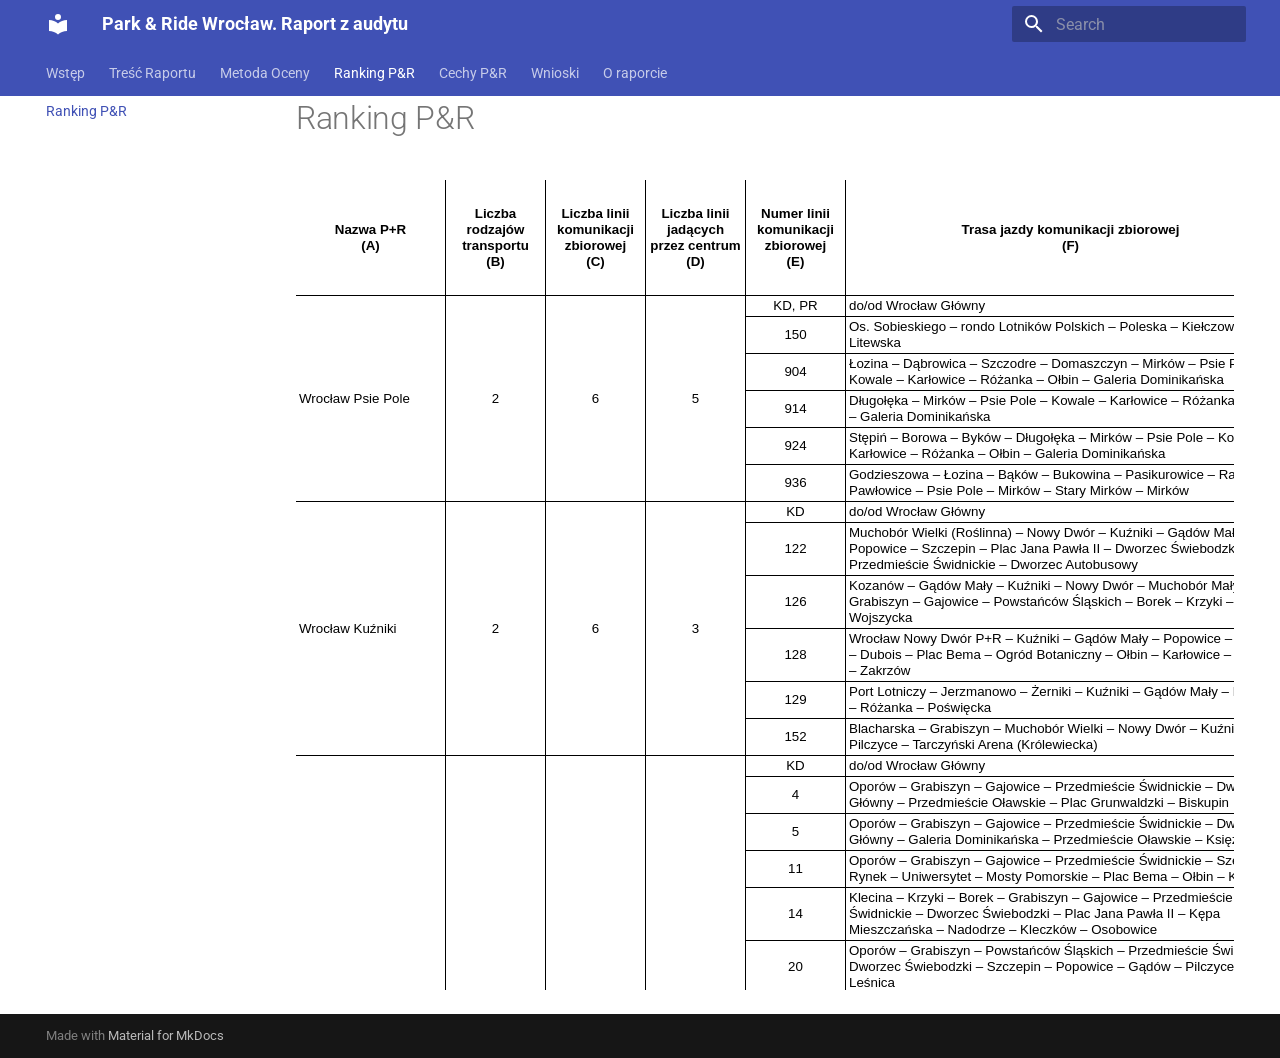
<file: Table1/index.html>
<!doctype html>
<html lang="en" class="no-js">
  <head>
    
      <meta charset="utf-8">
      <meta name="viewport" content="width=device-width,initial-scale=1">
      
      
      
        <link rel="canonical" href="https://github.com/AviAlex13/park-and-ride-report-Wroclaw/Table1/">
      
      
        <link rel="prev" href="../Metoda/">
      
      
        <link rel="next" href="../Table2/">
      
      
      <link rel="icon" href="../assets/images/favicon.png">
      <meta name="generator" content="mkdocs-1.6.1, mkdocs-material-9.6.15">
    
    
      
        <title>Ranking P&R - Park & Ride Wrocław. Raport z audytu</title>
      
    
    
      <link rel="stylesheet" href="../assets/stylesheets/main.342714a4.min.css">
      
      


    
    
      
    
    
      
        
        
        <link rel="preconnect" href="https://fonts.gstatic.com" crossorigin>
        <link rel="stylesheet" href="https://fonts.googleapis.com/css?family=Roboto:300,300i,400,400i,700,700i%7CRoboto+Mono:400,400i,700,700i&display=fallback">
        <style>:root{--md-text-font:"Roboto";--md-code-font:"Roboto Mono"}</style>
      
    
    
      <link rel="stylesheet" href="../css/main.css">
    
      <link rel="stylesheet" href="../css/details.css">
    
    <script>__md_scope=new URL("..",location),__md_hash=e=>[...e].reduce(((e,_)=>(e<<5)-e+_.charCodeAt(0)),0),__md_get=(e,_=localStorage,t=__md_scope)=>JSON.parse(_.getItem(t.pathname+"."+e)),__md_set=(e,_,t=localStorage,a=__md_scope)=>{try{t.setItem(a.pathname+"."+e,JSON.stringify(_))}catch(e){}}</script>
    
      

    
    
    
  </head>
  
  
    <body dir="ltr">
  
    
    <input class="md-toggle" data-md-toggle="drawer" type="checkbox" id="__drawer" autocomplete="off">
    <input class="md-toggle" data-md-toggle="search" type="checkbox" id="__search" autocomplete="off">
    <label class="md-overlay" for="__drawer"></label>
    <div data-md-component="skip">
      
    </div>
    <div data-md-component="announce">
      
    </div>
    
    
      

<header class="md-header" data-md-component="header">
  <nav class="md-header__inner md-grid" aria-label="Header">
    <a href=".." title="Park &amp; Ride Wrocław. Raport z audytu" class="md-header__button md-logo" aria-label="Park & Ride Wrocław. Raport z audytu" data-md-component="logo">
      
  
  <svg xmlns="http://www.w3.org/2000/svg" viewBox="0 0 24 24"><path d="M12 8a3 3 0 0 0 3-3 3 3 0 0 0-3-3 3 3 0 0 0-3 3 3 3 0 0 0 3 3m0 3.54C9.64 9.35 6.5 8 3 8v11c3.5 0 6.64 1.35 9 3.54 2.36-2.19 5.5-3.54 9-3.54V8c-3.5 0-6.64 1.35-9 3.54"/></svg>

    </a>
    <label class="md-header__button md-icon" for="__drawer">
      
      <svg xmlns="http://www.w3.org/2000/svg" viewBox="0 0 24 24"><path d="M3 6h18v2H3zm0 5h18v2H3zm0 5h18v2H3z"/></svg>
    </label>
    <div class="md-header__title" data-md-component="header-title">
      <div class="md-header__ellipsis">
        <div class="md-header__topic">
          <span class="md-ellipsis">
            Park & Ride Wrocław. Raport z audytu
          </span>
        </div>
        <div class="md-header__topic" data-md-component="header-topic">
          <span class="md-ellipsis">
            
              Ranking P&R
            
          </span>
        </div>
      </div>
    </div>
    
    
      <script>var palette=__md_get("__palette");if(palette&&palette.color){if("(prefers-color-scheme)"===palette.color.media){var media=matchMedia("(prefers-color-scheme: light)"),input=document.querySelector(media.matches?"[data-md-color-media='(prefers-color-scheme: light)']":"[data-md-color-media='(prefers-color-scheme: dark)']");palette.color.media=input.getAttribute("data-md-color-media"),palette.color.scheme=input.getAttribute("data-md-color-scheme"),palette.color.primary=input.getAttribute("data-md-color-primary"),palette.color.accent=input.getAttribute("data-md-color-accent")}for(var[key,value]of Object.entries(palette.color))document.body.setAttribute("data-md-color-"+key,value)}</script>
    
    
    
      
      
        <label class="md-header__button md-icon" for="__search">
          
          <svg xmlns="http://www.w3.org/2000/svg" viewBox="0 0 24 24"><path d="M9.5 3A6.5 6.5 0 0 1 16 9.5c0 1.61-.59 3.09-1.56 4.23l.27.27h.79l5 5-1.5 1.5-5-5v-.79l-.27-.27A6.52 6.52 0 0 1 9.5 16 6.5 6.5 0 0 1 3 9.5 6.5 6.5 0 0 1 9.5 3m0 2C7 5 5 7 5 9.5S7 14 9.5 14 14 12 14 9.5 12 5 9.5 5"/></svg>
        </label>
        <div class="md-search" data-md-component="search" role="dialog">
  <label class="md-search__overlay" for="__search"></label>
  <div class="md-search__inner" role="search">
    <form class="md-search__form" name="search">
      <input type="text" class="md-search__input" name="query" aria-label="Search" placeholder="Search" autocapitalize="off" autocorrect="off" autocomplete="off" spellcheck="false" data-md-component="search-query" required>
      <label class="md-search__icon md-icon" for="__search">
        
        <svg xmlns="http://www.w3.org/2000/svg" viewBox="0 0 24 24"><path d="M9.5 3A6.5 6.5 0 0 1 16 9.5c0 1.61-.59 3.09-1.56 4.23l.27.27h.79l5 5-1.5 1.5-5-5v-.79l-.27-.27A6.52 6.52 0 0 1 9.5 16 6.5 6.5 0 0 1 3 9.5 6.5 6.5 0 0 1 9.5 3m0 2C7 5 5 7 5 9.5S7 14 9.5 14 14 12 14 9.5 12 5 9.5 5"/></svg>
        
        <svg xmlns="http://www.w3.org/2000/svg" viewBox="0 0 24 24"><path d="M20 11v2H8l5.5 5.5-1.42 1.42L4.16 12l7.92-7.92L13.5 5.5 8 11z"/></svg>
      </label>
      <nav class="md-search__options" aria-label="Search">
        
        <button type="reset" class="md-search__icon md-icon" title="Clear" aria-label="Clear" tabindex="-1">
          
          <svg xmlns="http://www.w3.org/2000/svg" viewBox="0 0 24 24"><path d="M19 6.41 17.59 5 12 10.59 6.41 5 5 6.41 10.59 12 5 17.59 6.41 19 12 13.41 17.59 19 19 17.59 13.41 12z"/></svg>
        </button>
      </nav>
      
    </form>
    <div class="md-search__output">
      <div class="md-search__scrollwrap" tabindex="0" data-md-scrollfix>
        <div class="md-search-result" data-md-component="search-result">
          <div class="md-search-result__meta">
            Initializing search
          </div>
          <ol class="md-search-result__list" role="presentation"></ol>
        </div>
      </div>
    </div>
  </div>
</div>
      
    
    
  </nav>
  
</header>
    
    <div class="md-container" data-md-component="container">
      
      
        
          
            
<nav class="md-tabs" aria-label="Tabs" data-md-component="tabs">
  <div class="md-grid">
    <ul class="md-tabs__list">
      
        
  
  
  
  
    <li class="md-tabs__item">
      <a href=".." class="md-tabs__link">
        
  
  
    
  
  Wstęp

      </a>
    </li>
  

      
        
  
  
  
  
    <li class="md-tabs__item">
      <a href="../Tresc/" class="md-tabs__link">
        
  
  
    
  
  Treść Raportu

      </a>
    </li>
  

      
        
  
  
  
  
    <li class="md-tabs__item">
      <a href="../Metoda/" class="md-tabs__link">
        
  
  
    
  
  Metoda Oceny

      </a>
    </li>
  

      
        
  
  
  
    
  
  
    <li class="md-tabs__item md-tabs__item--active">
      <a href="./" class="md-tabs__link">
        
  
  
    
  
  Ranking P&R

      </a>
    </li>
  

      
        
  
  
  
  
    <li class="md-tabs__item">
      <a href="../Table2/" class="md-tabs__link">
        
  
  
    
  
  Cechy P&R

      </a>
    </li>
  

      
        
  
  
  
  
    <li class="md-tabs__item">
      <a href="../Wnioski/" class="md-tabs__link">
        
  
  
    
  
  Wnioski

      </a>
    </li>
  

      
        
  
  
  
  
    <li class="md-tabs__item">
      <a href="../info/" class="md-tabs__link">
        
  
  
    
  
  O raporcie

      </a>
    </li>
  

      
    </ul>
  </div>
</nav>
          
        
      
      <main class="md-main" data-md-component="main">
        <div class="md-main__inner md-grid">
          
            
              
              <div class="md-sidebar md-sidebar--primary" data-md-component="sidebar" data-md-type="navigation" >
                <div class="md-sidebar__scrollwrap">
                  <div class="md-sidebar__inner">
                    


  


  

<nav class="md-nav md-nav--primary md-nav--lifted md-nav--integrated" aria-label="Navigation" data-md-level="0">
  <label class="md-nav__title" for="__drawer">
    <a href=".." title="Park &amp; Ride Wrocław. Raport z audytu" class="md-nav__button md-logo" aria-label="Park & Ride Wrocław. Raport z audytu" data-md-component="logo">
      
  
  <svg xmlns="http://www.w3.org/2000/svg" viewBox="0 0 24 24"><path d="M12 8a3 3 0 0 0 3-3 3 3 0 0 0-3-3 3 3 0 0 0-3 3 3 3 0 0 0 3 3m0 3.54C9.64 9.35 6.5 8 3 8v11c3.5 0 6.64 1.35 9 3.54 2.36-2.19 5.5-3.54 9-3.54V8c-3.5 0-6.64 1.35-9 3.54"/></svg>

    </a>
    Park & Ride Wrocław. Raport z audytu
  </label>
  
  <ul class="md-nav__list" data-md-scrollfix>
    
      
      
  
  
  
  
    <li class="md-nav__item">
      <a href=".." class="md-nav__link">
        
  
  
  <span class="md-ellipsis">
    Wstęp
    
  </span>
  

      </a>
    </li>
  

    
      
      
  
  
  
  
    <li class="md-nav__item">
      <a href="../Tresc/" class="md-nav__link">
        
  
  
  <span class="md-ellipsis">
    Treść Raportu
    
  </span>
  

      </a>
    </li>
  

    
      
      
  
  
  
  
    <li class="md-nav__item">
      <a href="../Metoda/" class="md-nav__link">
        
  
  
  <span class="md-ellipsis">
    Metoda Oceny
    
  </span>
  

      </a>
    </li>
  

    
      
      
  
  
    
  
  
  
    <li class="md-nav__item md-nav__item--active">
      
      <input class="md-nav__toggle md-toggle" type="checkbox" id="__toc">
      
      
      
      <a href="./" class="md-nav__link md-nav__link--active">
        
  
  
  <span class="md-ellipsis">
    Ranking P&R
    
  </span>
  

      </a>
      
    </li>
  

    
      
      
  
  
  
  
    <li class="md-nav__item">
      <a href="../Table2/" class="md-nav__link">
        
  
  
  <span class="md-ellipsis">
    Cechy P&R
    
  </span>
  

      </a>
    </li>
  

    
      
      
  
  
  
  
    <li class="md-nav__item">
      <a href="../Wnioski/" class="md-nav__link">
        
  
  
  <span class="md-ellipsis">
    Wnioski
    
  </span>
  

      </a>
    </li>
  

    
      
      
  
  
  
  
    <li class="md-nav__item">
      <a href="../info/" class="md-nav__link">
        
  
  
  <span class="md-ellipsis">
    O raporcie
    
  </span>
  

      </a>
    </li>
  

    
  </ul>
</nav>
                  </div>
                </div>
              </div>
            
            
          
          
            <div class="md-content" data-md-component="content">
              <article class="md-content__inner md-typeset">
                
                  



  <h1>Ranking P&R</h1>

<style type="text/css">
  .ritz .waffle a {
    color: inherit;
  }
  .ritz .waffle .s4 {
    border-bottom: 1px SOLID #000000;
    border-right: 1px SOLID #000000;
    background-color: #ffffff;
    text-align: left;
    color: #000000;
    font-family: Arial;
    font-size: 10pt;
    vertical-align: bottom;
    white-space: normal;
    overflow: hidden;
    word-wrap: break-word;
    direction: ltr;
    padding: 2px 3px 2px 3px;
  }
  .ritz .waffle .s3 {
    border-bottom: 1px SOLID #000000;
    border-right: 1px SOLID #000000;
    background-color: #ffffff;
    text-align: center;
    color: #000000;
    font-family: Arial;
    font-size: 10pt;
    vertical-align: middle;
    white-space: nowrap;
    direction: ltr;
    padding: 2px 3px 2px 3px;
  }
  .ritz .waffle .s0 {
    border-bottom: 1px SOLID #000000;
    border-right: 1px SOLID #000000;
    background-color: #ffffff;
    text-align: center;
    color: #000000;
    font-family: Arial;
    font-size: 10pt;
    font-weight: bold;
    vertical-align: middle;
    white-space: wrap;
    overflow: hidden;
    word-wrap: break-word;
    direction: ltr;
    padding: 2px 3px 2px 3px;
  }
  .ritz .waffle .s1 {
    border-bottom: 1px SOLID #000000;
    border-right: 1px SOLID #000000;
    background-color: #afafff;
    text-align: center;
    color: #000000;
    font-family: Arial;
    font-size: 10pt;
    font-weight: bold;
    vertical-align: middle;
    white-space: wrap;
    overflow: hidden;
    word-wrap: break-word;
    direction: ltr;
    padding: 2px 3px 2px 3px;
  }
  .ritz .waffle .s2 {
    border-bottom: 1px SOLID #000000;
    border-right: 1px SOLID #000000;
    background-color: #ffffff;
    text-align: left;
    color: #000000;
    font-family: Arial;
    font-size: 10pt;
    vertical-align: middle;
    white-space: wrap;
    text-overflow: ellipsis;
    direction: ltr;
    padding: 2px 3px 2px 3px;
  }
</style>
<div class="ritz grid-container" dir="ltr">
<div class="table-wrapper">
<table class="waffle" cellspacing="0" cellpadding="0">
<colgroup>
        <col style="width: 150px;">
        <col style="width: 100px;">
        <col style="width: 100px;">
        <col style="width: 100px;">
        <col style="width: 100px;">
        <col style="min-width:350px;">
        <col style="width: 100px;">
        <col style="width: 100px;">
        <col style="width: 100px;">
        <col style="width: 100px;">
        <col style="width: 100px;">
        <col style="width: 100px;">
        <col style="width: 100px;">
        <col style="width: 100px;">
        <col style="width: 100px;">
        <col style="width: 100px;">
        <col style="width: 100px;">
        <col style="width: 100px;">
        <col style="width: 100px;">
        <col style="width: 100px;">
        <col style="width: 100px;">
        <col style="width: 100px;">
        <col style="width: 100px;">
        <col style="width: 100px;">
        <col style="width: 100px;">
        <col style="width: 100px;">
        <col style="width: 150px;">
        <col style="width: 150px;">
</colgroup>
<thead>
<tr>
<th class="s0" dir="ltr">Nazwa P+R<br>(A)</th>
<th class="s0" dir="ltr">Liczba rodzajów transportu<br>(B)</th>
<th class="s0" dir="ltr">Liczba linii komunikacji zbiorowej<br>(C)</th>
<th class="s0" dir="ltr">Liczba linii jadących przez centrum<br>(D)</th>
<th class="s0" dir="ltr">Numer linii komunikacji zbiorowej<br>(E)</th>
<th class="s0 wide" dir="ltr">Trasa jazdy komunikacji zbiorowej<br>(F)</th>
<th class="s0" dir="ltr">Odległość (uśredniona) od przystanków, m<br>(G)</th>
<th class="s0" dir="ltr">Częstotliwość (uśredniona) kursowania w szczycie, min<br>(H)</th>
<th class="s0" dir="ltr">Czas dojazdu (uśredniony) do centrum, min<br>(I)</th>
<th class="s0" dir="ltr">Wjazd na Urban Card (deklarowany)<br>(J)</th>
<th class="s0" dir="ltr">Wjazd na Urban Card (faktyczny)<br>(K)</th>
<th class="s0" dir="ltr">Liczba miejsc parkingowych (faktyczna)<br>(L)</th>
<th class="s0" dir="ltr">Liczba miejsc parkingowych (deklarowanych)<br>(M)</th>
<th class="s0" dir="ltr">Ocena bliskości głównych dróg dojazdowych do miasta<br>(N)</th>
<th class="s0" dir="ltr">Ocena zapotrzebowania w regionie<br>(O)</th>
<th class="s0" dir="ltr">Ocena możliwości dojazdu rowerem<br>(P)</th>
<th class="s0" dir="ltr">Ocena liczby miejsc parkingowych względem zapotrzebowania<br>(Q)</th>
<th class="s1" dir="ltr">Podsumowująca ocena lokalizacji<br>(R)</th>
<th class="s0" dir="ltr">Wskaźnik komunikacyjnej atrakcyjności<br>(S)</th>
<th class="s0" dir="ltr">Ocena częstotliwości kursowania w szczycie<br>(T)</th>
<th class="s0" dir="ltr">Uśredniona ocena częstotliwości kursowania w szczycie<br>(U)</th>
<th class="s0" dir="ltr">Ocena czasu dojazdu do centrum<br>(V)</th>
<th class="s0" dir="ltr">Uśredniona ocena czasu dojazdu do centrum<br>(W)</th>
<th class="s0" dir="ltr">Ocena odłegłości do najbliższego przystanku<br>(X)</th>
<th class="s0" dir="ltr">Uśredniona ocena odłegłości do najbliższego przystanku<br>(Y)</th>
<th class="s1" dir="ltr">Podsumowująca ocena połączenia komunikacyjnego<br>(Z)</th>
<th class="s0" dir="ltr">Kwota inwestycji, zł<br>(AA)</th>
<th class="s0" dir="ltr">Koszt 1 miejsca parkingowego, zł<br>(AB)</th>
</tr>
<!--
<tr>
<th class="s0" dir="ltr">A</th>
<th class="s0" dir="ltr">B</th>
<th class="s0" dir="ltr">C</th>
<th class="s0" dir="ltr">D</th>
<th class="s0" dir="ltr">E</th>
<th class="s0 wide" dir="ltr">F</th>
<th class="s0" dir="ltr">G</th>
<th class="s0" dir="ltr">H</th>
<th class="s0" dir="ltr">I</th>
<th class="s0" dir="ltr">J</th>
<th class="s0" dir="ltr">K</th>
<th class="s0" dir="ltr">L</th>
<th class="s0" dir="ltr">M</th>
<th class="s0" dir="ltr">N</th>
<th class="s0" dir="ltr">O</th>
<th class="s0" dir="ltr">P</th>
<th class="s0" dir="ltr">Q</th>
<th class="s1" dir="ltr">R</th>
<th class="s0" dir="ltr">S</th>
<th class="s0" dir="ltr">T</th>
<th class="s0" dir="ltr">U</th>
<th class="s0" dir="ltr">V</th>
<th class="s0" dir="ltr">W</th>
<th class="s0" dir="ltr">X</th>
<th class="s0" dir="ltr">Y</th>
<th class="s1" dir="ltr">Z</th>
<th class="s0" dir="ltr">AA</th>
<th class="s0" dir="ltr">AB</th>
</tr>
-->
<!--
<tr class="filter-row">
    <th><input class="s0" type="text" data-col="0" placeholder="Filtruj"></th>
    <th><input class="s0" type="text" data-col="1" placeholder="Filtruj"></th>
    <th><input class="s0" type="text" data-col="2" placeholder="Filtruj"></th>
    <th><input class="s0" type="text" data-col="3" placeholder="Filtruj"></th>
    <th><input class="s0" type="text" data-col="4" placeholder="Filtruj"></th>
    <th><input class="s0" type="text" data-col="5" placeholder="Filtruj"></th>
    <th><input class="s0" type="text" data-col="6" placeholder="Filtruj"></th>
    <th><input class="s0" type="text" data-col="7" placeholder="Filtruj"></th>
    <th><input class="s0" type="text" data-col="8" placeholder="Filtruj"></th>
    <th><input class="s0" type="text" data-col="9" placeholder="Filtruj"></th>
    <th><input class="s0" type="text" data-col="10" placeholder="Filtruj"></th>
    <th><input class="s0" type="text" data-col="11" placeholder="Filtruj"></th>
    <th><input class="s0" type="text" data-col="12" placeholder="Filtruj"></th>
    <th><input class="s0" type="text" data-col="13" placeholder="Filtruj"></th>
    <th><input class="s0" type="text" data-col="14" placeholder="Filtruj"></th>
    <th><input class="s0" type="text" data-col="15" placeholder="Filtruj"></th>
    <th><input class="s0" type="text" data-col="16" placeholder="Filtruj"></th>
    <th><input class="s0" type="text" data-col="17" placeholder="Filtruj"></th>
    <th><input class="s0" type="text" data-col="18" placeholder="Filtruj"></th>
    <th><input class="s0" type="text" data-col="19" placeholder="Filtruj"></th>
    <th><input class="s0" type="text" data-col="20" placeholder="Filtruj"></th>
    <th><input class="s0" type="text" data-col="21" placeholder="Filtruj"></th>
    <th><input class="s0" type="text" data-col="22" placeholder="Filtruj"></th>
    <th><input class="s0" type="text" data-col="23" placeholder="Filtruj"></th>
    <th><input class="s0" type="text" data-col="24" placeholder="Filtruj"></th>
    <th><input class="s0" type="text" data-col="25" placeholder="Filtruj"></th>
    <th><input class="s0" type="text" data-col="26" placeholder="Filtruj"></th>
    <th><input class="s0" type="text" data-col="27" placeholder="Filtruj"></th>
</tr>
-->
</thead>
<tbody>
<tr>
<td class="s2" dir="ltr" rowspan="6">Wrocław Psie Pole</td>
<td class="s3" dir="ltr" rowspan="6">2</td>
<td class="s3" dir="ltr" rowspan="6">6</td>
<td class="s3" dir="ltr" rowspan="6">5</td>
<td class="s3" dir="ltr">KD, PR</td>
<td class="s4 wide" dir="ltr">do/od Wrocław Główny</td>
<td class="s3" dir="ltr">150</td>
<td class="s3" dir="ltr">20</td>
<td class="s3" dir="ltr">20</td>
<td class="s3" dir="ltr" rowspan="6">nie</td>
<td class="s3" rowspan="6">nie</td>
<td class="s3" rowspan="6">149</td>
<td class="s3" rowspan="6">149</td>
<td class="s3" dir="ltr" rowspan="6">4</td>
<td class="s3" dir="ltr" rowspan="6">5</td>
<td class="s3" dir="ltr" rowspan="6">3</td>
<td class="s3" rowspan="6">2</td>
<td class="s3" rowspan="6">4</td>
<td class="s3" rowspan="6">4</td>
<td class="s3">2</td>
<td class="s3" rowspan="6">1</td>
<td class="s3">3</td>
<td class="s3" rowspan="6">2</td>
<td class="s3">4</td>
<td class="s3" rowspan="6">4</td>
<td class="s3" rowspan="6">3</td>
<td class="s3" dir="ltr" rowspan="6">2 319 861,61</td>
<td class="s3" dir="ltr" rowspan="6">19 494,64</td>
</tr>
<tr>
<td class="s3" dir="ltr">150</td>
<td class="s4 wide" dir="ltr">Os. Sobieskiego – rondo Lotników Polskich – Poleska – Kiełczowska – Litewska</td>
<td class="s3" dir="ltr">150</td>
<td class="s3" dir="ltr">25</td>
<td class="s3" dir="ltr">
</td>
<td class="s3">1</td>
<td class="s3">
</td>
<td class="s3">4</td>
</tr>
<tr>
<td class="s3" dir="ltr">904</td>
<td class="s4 wide" dir="ltr">Łozina – Dąbrowica – Szczodre – Domaszczyn – Mirków – Psie Pole – Kowale – Karłowice – Różanka – Ołbin – Galeria Dominikańska</td>
<td class="s3" dir="ltr">170</td>
<td class="s3" dir="ltr">60</td>
<td class="s3" dir="ltr">30</td>
<td class="s3">0</td>
<td class="s3">1</td>
<td class="s3">4</td>
</tr>
<tr>
<td class="s3" dir="ltr">914</td>
<td class="s4 wide" dir="ltr">Długołęka – Mirków – Psie Pole – Kowale – Karłowice – Różanka – Ołbin – Galeria Dominikańska</td>
<td class="s3" dir="ltr">170</td>
<td class="s3" dir="ltr">90</td>
<td class="s3" dir="ltr">30</td>
<td class="s3">0</td>
<td class="s3">1</td>
<td class="s3">4</td>
</tr>
<tr>
<td class="s3" dir="ltr">924</td>
<td class="s4 wide" dir="ltr">Stępiń – Borowa – Byków – Długołęka – Mirków – Psie Pole – Kowale – Karłowice – Różanka – Ołbin – Galeria Dominikańska</td>
<td class="s3" dir="ltr">170</td>
<td class="s3" dir="ltr">70</td>
<td class="s3" dir="ltr">30</td>
<td class="s3">0</td>
<td class="s3">1</td>
<td class="s3">4</td>
</tr>
<tr>
<td class="s3" dir="ltr">936</td>
<td class="s4 wide" dir="ltr">Godzieszowa – Łozina – Bąków – Bukowina – Pasikurowice – Ramiszów – Pawłowice – Psie Pole – Mirków – Stary Mirków – Mirków</td>
<td class="s3" dir="ltr">170</td>
<td class="s3" dir="ltr">100</td>
<td class="s3" dir="ltr">
</td>
<td class="s3">0</td>
<td class="s3">
</td>
<td class="s3">4</td>
</tr>
<tr>
<td class="s2" dir="ltr" rowspan="6">Wrocław Kuźniki</td>
<td class="s3" dir="ltr" rowspan="6">2</td>
<td class="s3" dir="ltr" rowspan="6">6</td>
<td class="s3" dir="ltr" rowspan="6">3</td>
<td class="s3" dir="ltr">KD</td>
<td class="s4 wide" dir="ltr">do/od Wrocław Główny</td>
<td class="s3" dir="ltr">25</td>
<td class="s3" dir="ltr">45</td>
<td class="s3" dir="ltr">9</td>
<td class="s3" dir="ltr" rowspan="6">tak</td>
<td class="s3" dir="ltr" rowspan="6">nie</td>
<td class="s3" dir="ltr" rowspan="6">50</td>
<td class="s3" dir="ltr" rowspan="6">50</td>
<td class="s3" dir="ltr" rowspan="6">2</td>
<td class="s3" dir="ltr" rowspan="6">2</td>
<td class="s3" dir="ltr" rowspan="6">3</td>
<td class="s3" rowspan="6">2</td>
<td class="s3" rowspan="6">2</td>
<td class="s3" rowspan="6">3</td>
<td class="s3">0</td>
<td class="s3" rowspan="6">2</td>
<td class="s3">5</td>
<td class="s3" rowspan="6">3</td>
<td class="s3">5</td>
<td class="s3" rowspan="6">4</td>
<td class="s3" rowspan="6">3</td>
<td class="s3" dir="ltr" rowspan="6">1 720 482,50</td>
<td class="s3" dir="ltr" rowspan="6">34 409,65</td>
</tr>
<tr>
<td class="s3" dir="ltr">122</td>
<td class="s4 wide" dir="ltr">Muchobór Wielki (Roślinna) – Nowy Dwór – Kuźniki – Gądów Mały – Popowice – Szczepin – Plac Jana Pawła II – Dworzec Świebodzki – Przedmieście Świdnickie – Dworzec Autobusowy</td>
<td class="s3" dir="ltr">115</td>
<td class="s3" dir="ltr">15</td>
<td class="s3" dir="ltr">20</td>
<td class="s3">3</td>
<td class="s3">3</td>
<td class="s3">4</td>
</tr>
<tr>
<td class="s3" dir="ltr">126</td>
<td class="s4 wide" dir="ltr">Kozanów – Gądów Mały – Kuźniki – Nowy Dwór – Muchobór Mały – Grabiszyn – Gajowice – Powstańców Śląskich – Borek – Krzyki – Wojszycka</td>
<td class="s3" dir="ltr">115</td>
<td class="s3" dir="ltr">17</td>
<td class="s3" dir="ltr">
</td>
<td class="s3">2</td>
<td class="s3">
</td>
<td class="s3">4</td>
</tr>
<tr>
<td class="s3" dir="ltr">128</td>
<td class="s4 wide" dir="ltr">Wrocław Nowy Dwór P+R – Kuźniki – Gądów Mały – Popowice – Szczepin – Dubois – Plac Bema – Ogród Botaniczny – Ołbin – Karłowice – Psie Pole – Zakrzów</td>
<td class="s3" dir="ltr">115</td>
<td class="s3" dir="ltr">12</td>
<td class="s3" dir="ltr">25</td>
<td class="s3">3</td>
<td class="s3">2</td>
<td class="s3">4</td>
</tr>
<tr>
<td class="s3" dir="ltr">129</td>
<td class="s4 wide" dir="ltr">Port Lotniczy – Jerzmanowo – Żerniki – Kuźniki – Gądów Mały – Popowice – Różanka – Poświęcka</td>
<td class="s3" dir="ltr">115</td>
<td class="s3" dir="ltr">15</td>
<td class="s3" dir="ltr">
</td>
<td class="s3">3</td>
<td class="s3">
</td>
<td class="s3">4</td>
</tr>
<tr>
<td class="s3" dir="ltr">152</td>
<td class="s4 wide" dir="ltr">Blacharska – Grabiszyn – Muchobór Wielki – Nowy Dwór – Kuźniki – Pilczyce – Tarczyński Arena (Królewiecka)</td>
<td class="s3" dir="ltr">550</td>
<td class="s3" dir="ltr">30</td>
<td class="s3" dir="ltr">
</td>
<td class="s3">1</td>
<td class="s3">
</td>
<td class="s3">1</td>
</tr>
<tr>
<td class="s2" dir="ltr" rowspan="19">Wrocław Grabiszyn</td>
<td class="s3" dir="ltr" rowspan="19">3</td>
<td class="s3" dir="ltr" rowspan="19">19</td>
<td class="s3" dir="ltr" rowspan="19">8</td>
<td class="s3" dir="ltr">KD</td>
<td class="s4 wide" dir="ltr">do/od Wrocław Główny</td>
<td class="s3" dir="ltr">75</td>
<td class="s3" dir="ltr">25</td>
<td class="s3" dir="ltr">6</td>
<td class="s3" dir="ltr" rowspan="19">tak</td>
<td class="s3" rowspan="19">tak</td>
<td class="s3" dir="ltr" rowspan="19">120</td>
<td class="s3" dir="ltr" rowspan="19">120</td>
<td class="s3" dir="ltr" rowspan="19">3</td>
<td class="s3" dir="ltr" rowspan="19">1</td>
<td class="s3" dir="ltr" rowspan="19">5</td>
<td class="s3" rowspan="19">5</td>
<td class="s3" rowspan="19">3</td>
<td class="s3" rowspan="19">5</td>
<td class="s3">1</td>
<td class="s3" rowspan="19">2</td>
<td class="s3">5</td>
<td class="s3" rowspan="19">4</td>
<td class="s3">5</td>
<td class="s3" rowspan="19">2</td>
<td class="s3" rowspan="19">3</td>
<td class="s3" dir="ltr" rowspan="19">3 261 250,48</td>
<td class="s3" dir="ltr" rowspan="19">27 177,09</td>
</tr>
<tr>
<td class="s3" dir="ltr">4</td>
<td class="s4 wide" dir="ltr">Oporów – Grabiszyn – Gajowice – Przedmieście Świdnickie – Dworzec Główny – Przedmieście Oławskie – Plac Grunwaldzki – Biskupin</td>
<td class="s3" dir="ltr">530</td>
<td class="s3" dir="ltr">12</td>
<td class="s3" dir="ltr">12</td>
<td class="s3">3</td>
<td class="s3">5</td>
<td class="s3">1</td>
</tr>
<tr>
<td class="s3" dir="ltr">5</td>
<td class="s4 wide" dir="ltr">Oporów – Grabiszyn – Gajowice – Przedmieście Świdnickie – Dworzec Główny – Galeria Dominikańska – Przedmieście Oławskie – Księże Małe</td>
<td class="s3" dir="ltr">530</td>
<td class="s3" dir="ltr">12</td>
<td class="s3" dir="ltr">15</td>
<td class="s3">3</td>
<td class="s3">4</td>
<td class="s3">1</td>
</tr>
<tr>
<td class="s3" dir="ltr">11</td>
<td class="s4 wide" dir="ltr">Oporów – Grabiszyn – Gajowice – Przedmieście Świdnickie – Szewska – Rynek – Uniwersytet – Mosty Pomorskie – Plac Bema – Ołbin – Kromera</td>
<td class="s3" dir="ltr">530</td>
<td class="s3" dir="ltr">12</td>
<td class="s3" dir="ltr">18</td>
<td class="s3">3</td>
<td class="s3">4</td>
<td class="s3">1</td>
</tr>
<tr>
<td class="s3" dir="ltr">14</td>
<td class="s4 wide" dir="ltr">Klecina – Krzyki – Borek – Grabiszyn – Gajowice – Przedmieście Świdnickie – Dworzec Świebodzki – Plac Jana Pawła II – Kępa Mieszczańska – Nadodrze – Kleczków – Osobowice</td>
<td class="s3" dir="ltr">530</td>
<td class="s3" dir="ltr">12</td>
<td class="s3" dir="ltr">13</td>
<td class="s3">3</td>
<td class="s3">5</td>
<td class="s3">1</td>
</tr>
<tr>
<td class="s3" dir="ltr">20</td>
<td class="s4 wide" dir="ltr">Oporów – Grabiszyn – Powstańców Śląskich – Przedmieście Świdnickie – Dworzec Świebodzki – Szczepin – Popowice – Gądów – Pilczyce – Leśnica</td>
<td class="s3" dir="ltr">530</td>
<td class="s3" dir="ltr">12</td>
<td class="s3" dir="ltr">25</td>
<td class="s3">3</td>
<td class="s3">2</td>
<td class="s3">1</td>
</tr>
<tr>
<td class="s3" dir="ltr">A</td>
<td class="s4 wide" dir="ltr">Krzyki – Grabiszynek – Oporów – Grabiszyn – Gajowice – Powstańców Śląskich – Przedmieście Świdnickie – Przedmieście Oławskie – Most Pokoju – Ostrów Tumski – Ogród Botaniczny – Ołbin – Karłowice – Koszarowa (Szpital)</td>
<td class="s3" dir="ltr">500</td>
<td class="s3" dir="ltr">15</td>
<td class="s3" dir="ltr">16</td>
<td class="s3">3</td>
<td class="s3">4</td>
<td class="s3">1</td>
</tr>
<tr>
<td class="s3" dir="ltr">107</td>
<td class="s4 wide" dir="ltr">Pracze Odrzańskie – Nowy Dwór – Muchobór Wielki – Oporów – Klecina – Krzyki</td>
<td class="s3" dir="ltr">331</td>
<td class="s3" dir="ltr">15</td>
<td class="s3" dir="ltr">
</td>
<td class="s3">3</td>
<td class="s3">
</td>
<td class="s3">3</td>
</tr>
<tr>
<td class="s3" dir="ltr">119</td>
<td class="s4 wide" dir="ltr">Racławicka – Oporów – Muchobór Wielki – Popowice – Różanka – Karłowice – Sołtysowice</td>
<td class="s3" dir="ltr">331</td>
<td class="s3" dir="ltr">30</td>
<td class="s3" dir="ltr">
</td>
<td class="s3">1</td>
<td class="s3">
</td>
<td class="s3">3</td>
</tr>
<tr>
<td class="s3" dir="ltr">124</td>
<td class="s4 wide" dir="ltr">Wrocław Nowy Dwór P+R – Muchobór Mały – Grabiszyn – Gajowice – Powstańców Śląskich – Huby – Tarnogaj – Księże Małe – Księże Wielkie</td>
<td class="s3" dir="ltr">331</td>
<td class="s3" dir="ltr">30</td>
<td class="s3" dir="ltr">
</td>
<td class="s3">1</td>
<td class="s3">
</td>
<td class="s3">3</td>
</tr>
<tr>
<td class="s3" dir="ltr">125</td>
<td class="s4 wide" dir="ltr">Tyniecka (Pętla) – Oporów – Grabiszyn – Gajowice – Powstańców Śląskich – Dworzec Autobusowy – Dworzec Główny – Huby – Tarnogaj – Brochów</td>
<td class="s3" dir="ltr">530</td>
<td class="s3" dir="ltr">17</td>
<td class="s3" dir="ltr">20</td>
<td class="s3">2</td>
<td class="s3">3</td>
<td class="s3">1</td>
</tr>
<tr>
<td class="s3" dir="ltr">126</td>
<td class="s4 wide" dir="ltr">Kozanów – Gądów – Kuźniki – Nowy Dwór – Muchobór Mały – Grabiszyn – Gajowice – Powstańców Śląskich – Borek – Grabiszynek – Krzyki – Wojszycka</td>
<td class="s3" dir="ltr">530</td>
<td class="s3" dir="ltr">17</td>
<td class="s3" dir="ltr">
</td>
<td class="s3">2</td>
<td class="s3">
</td>
<td class="s3">1</td>
</tr>
<tr>
<td class="s3" dir="ltr">134</td>
<td class="s4 wide" dir="ltr">Wrocław Nowy Dwór P+R – Muchobór Mały – Powstańców Śląskich – Huby – Tarnogaj – Księże Małe – Księże Wielkie</td>
<td class="s3" dir="ltr">530</td>
<td class="s3" dir="ltr">30</td>
<td class="s3" dir="ltr">
</td>
<td class="s3">1</td>
<td class="s3">
</td>
<td class="s3">1</td>
</tr>
<tr>
<td class="s3" dir="ltr">136</td>
<td class="s4 wide" dir="ltr">Tarnogaj – Gaj – Powstańców Śląskich – Grabiszyn – Muchobór Mały – Gądów – Pilczyce – Kozanów</td>
<td class="s3" dir="ltr">530</td>
<td class="s3" dir="ltr">15</td>
<td class="s3" dir="ltr">
</td>
<td class="s3">3</td>
<td class="s3">
</td>
<td class="s3">1</td>
</tr>
<tr>
<td class="s3" dir="ltr">143</td>
<td class="s4 wide" dir="ltr">Kminkowa – Lipa Piotrowska – Popowice – Muchobór Mały – Oporów – Grabiszynek – Powstańców Śląskich – Gaj – Tarnogaj – Sępolno</td>
<td class="s3" dir="ltr">530</td>
<td class="s3" dir="ltr">15</td>
<td class="s3" dir="ltr">
</td>
<td class="s3">3</td>
<td class="s3">
</td>
<td class="s3">1</td>
</tr>
<tr>
<td class="s3" dir="ltr">152</td>
<td class="s4 wide" dir="ltr">Blacharska – Grabiszyn – Muchobór Wielki – Nowy Dwór – Gądów – Pilczyce – Tarczyński Arena (Królewiecka)</td>
<td class="s3" dir="ltr">331</td>
<td class="s3" dir="ltr">30</td>
<td class="s3" dir="ltr">
</td>
<td class="s3">1</td>
<td class="s3">
</td>
<td class="s3">3</td>
</tr>
<tr>
<td class="s3" dir="ltr">319</td>
<td class="s4 wide" dir="ltr">Klecina (Stacja kolejowa) – Oporów – Muchobór Wielki – Popowice – Różanka – Kamieńskiego (Pętla)</td>
<td class="s3" dir="ltr">331</td>
<td class="s3" dir="ltr">30</td>
<td class="s3" dir="ltr">
</td>
<td class="s3">1</td>
<td class="s3">
</td>
<td class="s3">3</td>
</tr>
<tr>
<td class="s3" dir="ltr">607</td>
<td class="s4 wide" dir="ltr">Biskupice Pogórne LG – Klecina – Oporów – Muchobór Mały – Popowice – Irysowa</td>
<td class="s3" dir="ltr">530</td>
<td class="s3" dir="ltr">60</td>
<td class="s3" dir="ltr">
</td>
<td class="s3">0</td>
<td class="s3">
</td>
<td class="s3">1</td>
</tr>
<tr>
<td class="s3" dir="ltr">967</td>
<td class="s4 wide" dir="ltr">FAT – Muchobór Wielki – Smolec (Wiśniowa)</td>
<td class="s3" dir="ltr">331</td>
<td class="s3" dir="ltr">60</td>
<td class="s3" dir="ltr">
</td>
<td class="s3">0</td>
<td class="s3">
</td>
<td class="s3">3</td>
</tr>
<tr>
<td class="s2" dir="ltr" rowspan="16">Wrocław Leśnica</td>
<td class="s3" dir="ltr" rowspan="16">3</td>
<td class="s3" dir="ltr" rowspan="16">16</td>
<td class="s3" dir="ltr" rowspan="16">5</td>
<td class="s3" dir="ltr">KD</td>
<td class="s4 wide" dir="ltr">do/od Wrocław Główny</td>
<td class="s3" dir="ltr">100</td>
<td class="s3" dir="ltr">30</td>
<td class="s3" dir="ltr">15</td>
<td class="s3" dir="ltr" rowspan="16">nie</td>
<td class="s3" rowspan="16">nie</td>
<td class="s3" dir="ltr" rowspan="16">–</td>
<td class="s3" dir="ltr" rowspan="16">10</td>
<td class="s3" dir="ltr" rowspan="16">3</td>
<td class="s3" dir="ltr" rowspan="16">4</td>
<td class="s3" dir="ltr" rowspan="16">2</td>
<td class="s3" rowspan="16">0</td>
<td class="s3" rowspan="16">2</td>
<td class="s3" rowspan="16">4</td>
<td class="s3">1</td>
<td class="s3" rowspan="16">3</td>
<td class="s3">4</td>
<td class="s3" rowspan="16">1</td>
<td class="s3">4</td>
<td class="s3" rowspan="16">3</td>
<td class="s3" rowspan="16">3</td>
<td class="s3" dir="ltr" rowspan="16">faktycznie nie wybudowany</td>
<td class="s3" dir="ltr" rowspan="16">faktycznie nie wybudowany</td>
</tr>
<tr>
<td class="s3" dir="ltr">3</td>
<td class="s4 wide" dir="ltr">Leśnica – Pilczyce – Szczepin – Stare Miasto – Przedmieście Oławskie – Księże Małe</td>
<td class="s3" dir="ltr">560</td>
<td class="s3" dir="ltr">12</td>
<td class="s3" dir="ltr">31</td>
<td class="s3">3</td>
<td class="s3">0</td>
<td class="s3">0</td>
</tr>
<tr>
<td class="s3" dir="ltr">10</td>
<td class="s4 wide" dir="ltr">Leśnica – Pilczyce – Szczepin – Stare Miasto – Plac Grunwaldzki – Dąbie – Biskupin</td>
<td class="s3" dir="ltr">560</td>
<td class="s3" dir="ltr">12</td>
<td class="s3" dir="ltr">31</td>
<td class="s3">3</td>
<td class="s3">0</td>
<td class="s3">0</td>
</tr>
<tr>
<td class="s3" dir="ltr">20</td>
<td class="s4 wide" dir="ltr">Leśnica – Pilczyce – Szczepin – Przedmieście Świdnickie – Powstańców Śląskich – Borek – Grabiszyn – Oporów</td>
<td class="s3" dir="ltr">560</td>
<td class="s3" dir="ltr">12</td>
<td class="s3" dir="ltr">32</td>
<td class="s3">3</td>
<td class="s3">0</td>
<td class="s3">0</td>
</tr>
<tr>
<td class="s3" dir="ltr">101</td>
<td class="s4 wide" dir="ltr">Leśnica – Pracze Odrzańskie – Maślice – Kozanów – Kwiska</td>
<td class="s3" dir="ltr">500</td>
<td class="s3" dir="ltr">18</td>
<td class="s3" dir="ltr">
</td>
<td class="s3">2</td>
<td class="s3">
</td>
<td class="s3">1</td>
</tr>
<tr>
<td class="s3" dir="ltr">117</td>
<td class="s4 wide" dir="ltr">Leśnica – Trzmielowicka – Kośnego – Jerzmanowo (Cmentarz I)</td>
<td class="s3" dir="ltr">50</td>
<td class="s3" dir="ltr">55</td>
<td class="s3" dir="ltr">
</td>
<td class="s3">0</td>
<td class="s3">
</td>
<td class="s3">5</td>
</tr>
<tr>
<td class="s3" dir="ltr">123</td>
<td class="s4 wide" dir="ltr">Leśnica – Pracze Odrzańskie – Maślice – Kozanów – Metalowców</td>
<td class="s3" dir="ltr">50</td>
<td class="s3" dir="ltr">20</td>
<td class="s3" dir="ltr">
</td>
<td class="s3">2</td>
<td class="s3">
</td>
<td class="s3">5</td>
</tr>
<tr>
<td class="s3" dir="ltr">137</td>
<td class="s4 wide" dir="ltr">Leśnica – Dolnobrzeska – Wińska – Las Mokrzański</td>
<td class="s3" dir="ltr">50</td>
<td class="s3" dir="ltr">60</td>
<td class="s3" dir="ltr">
</td>
<td class="s3">0</td>
<td class="s3">
</td>
<td class="s3">5</td>
</tr>
<tr>
<td class="s3" dir="ltr">138</td>
<td class="s4 wide" dir="ltr">Leśnica – Krępicka – Mokrzańska – Żar</td>
<td class="s3" dir="ltr">50</td>
<td class="s3" dir="ltr">0</td>
<td class="s3" dir="ltr">
</td>
<td class="s3">5</td>
<td class="s3">
</td>
<td class="s3">5</td>
</tr>
<tr>
<td class="s3" dir="ltr">148</td>
<td class="s4 wide" dir="ltr">Leśnica – Nowy Dwór – Fabryczna – Dworzec Świebodzki – Przedmieście Świdnickie – Dworzec Główny (Dworcowa)</td>
<td class="s3" dir="ltr">500</td>
<td class="s3" dir="ltr">15</td>
<td class="s3" dir="ltr">34</td>
<td class="s3">3</td>
<td class="s3">0</td>
<td class="s3">1</td>
</tr>
<tr>
<td class="s3" dir="ltr">917</td>
<td class="s4 wide" dir="ltr">Leśnica – Trzmielowicka – Miodowa – Szkolna – Gałów (Pętla)</td>
<td class="s3" dir="ltr">50</td>
<td class="s3" dir="ltr">60</td>
<td class="s3" dir="ltr">
</td>
<td class="s3">0</td>
<td class="s3">
</td>
<td class="s3">5</td>
</tr>
<tr>
<td class="s3" dir="ltr">923</td>
<td class="s4 wide" dir="ltr">Leśnica – Stabłowice – Wilkszyn – Pisarzowice – Brzezinka Średzka – Brzezina</td>
<td class="s3" dir="ltr">500</td>
<td class="s3" dir="ltr">120</td>
<td class="s3" dir="ltr">
</td>
<td class="s3">0</td>
<td class="s3">
</td>
<td class="s3">1</td>
</tr>
<tr>
<td class="s3" dir="ltr">937</td>
<td class="s4 wide" dir="ltr">Leśnica – Dolnobrzeska – Wińska – Brzezina – Brzezinka Średzka</td>
<td class="s3" dir="ltr">50</td>
<td class="s3" dir="ltr">0</td>
<td class="s3" dir="ltr">
</td>
<td class="s3">5</td>
<td class="s3">
</td>
<td class="s3">5</td>
</tr>
<tr>
<td class="s3" dir="ltr">938</td>
<td class="s4 wide" dir="ltr">Leśnica – Krępicka – Mokrzańska – Wróblowice – Lutynia – Lutynia Centrum/Łowęcice Staw</td>
<td class="s3" dir="ltr">50</td>
<td class="s3" dir="ltr">0</td>
<td class="s3" dir="ltr">
</td>
<td class="s3">5</td>
<td class="s3">
</td>
<td class="s3">5</td>
</tr>
<tr>
<td class="s3" dir="ltr">948</td>
<td class="s4 wide" dir="ltr">Leśnica – Krępicka – Mokrzańska – Żar – Krępice – Wróblowice – Błonie – Źródła – Kadłub – Miękinia (Pętla)</td>
<td class="s3" dir="ltr">50</td>
<td class="s3" dir="ltr">0</td>
<td class="s3" dir="ltr">
</td>
<td class="s3">5</td>
<td class="s3">
</td>
<td class="s3">5</td>
</tr>
<tr>
<td class="s3" dir="ltr">958</td>
<td class="s4 wide" dir="ltr">Leśnica – Gąsiorów – Lubiatów – Miękinia – Mrozów – Żurawiniec – Krępice – Żar – Księginice P&amp;R</td>
<td class="s3" dir="ltr">50</td>
<td class="s3" dir="ltr">0</td>
<td class="s3" dir="ltr">
</td>
<td class="s3">5</td>
<td class="s3">
</td>
<td class="s3">5</td>
</tr>
<tr>
<td class="s2" dir="ltr" rowspan="6">Wrocław Żerniki</td>
<td class="s3" dir="ltr" rowspan="6">2</td>
<td class="s3" dir="ltr" rowspan="6">6</td>
<td class="s3" dir="ltr" rowspan="6">3</td>
<td class="s3" dir="ltr">KD</td>
<td class="s4 wide" dir="ltr">do/od Wrocław Główny</td>
<td class="s3" dir="ltr">130</td>
<td class="s3" dir="ltr">60</td>
<td class="s3" dir="ltr">11</td>
<td class="s3" dir="ltr" rowspan="6">nie</td>
<td class="s3" rowspan="6">nie</td>
<td class="s3" dir="ltr" rowspan="6">–</td>
<td class="s3" dir="ltr" rowspan="6">80</td>
<td class="s3" dir="ltr" rowspan="6">1</td>
<td class="s3" dir="ltr" rowspan="6">1</td>
<td class="s3" dir="ltr" rowspan="6">0</td>
<td class="s3" rowspan="6">5</td>
<td class="s3" rowspan="6">2</td>
<td class="s3" rowspan="6">3</td>
<td class="s3">0</td>
<td class="s3" rowspan="6">2</td>
<td class="s3">5</td>
<td class="s3" rowspan="6">3</td>
<td class="s3">4</td>
<td class="s3" rowspan="6">4</td>
<td class="s3" rowspan="6">3</td>
<td class="s3" dir="ltr" rowspan="6">faktycznie nie wybudowany</td>
<td class="s3" dir="ltr" rowspan="6">faktycznie nie wybudowany</td>
</tr>
<tr>
<td class="s3" dir="ltr">107</td>
<td class="s4 wide" dir="ltr">Pracze Odrzańskie – Nowy Dwór – Muchobór Wielki – Oporów – Klecina – Krzyki</td>
<td class="s3" dir="ltr">150</td>
<td class="s3" dir="ltr">15</td>
<td class="s3" dir="ltr">
</td>
<td class="s3">3</td>
<td class="s3">
</td>
<td class="s3">4</td>
</tr>
<tr>
<td class="s3" dir="ltr">129</td>
<td class="s4 wide" dir="ltr">Port Lotniczy – Jerzmanowo – Żerniki – Kuźniki – Gądów Mały – Popowice – Różanka – Poświęcka</td>
<td class="s3" dir="ltr">150</td>
<td class="s3" dir="ltr">15</td>
<td class="s3" dir="ltr">
</td>
<td class="s3">3</td>
<td class="s3">
</td>
<td class="s3">4</td>
</tr>
<tr>
<td class="s3" dir="ltr">142</td>
<td class="s4 wide" dir="ltr">Jarnołtów – Nowy Dwór – Fabryczna – Kazimierza Wielkiego – Rynek – Nadodrze – Kleczków – Różanka – Paprotna</td>
<td class="s3" dir="ltr">150</td>
<td class="s3" dir="ltr">18</td>
<td class="s3" dir="ltr">24</td>
<td class="s3">2</td>
<td class="s3">2</td>
<td class="s3">4</td>
</tr>
<tr>
<td class="s3" dir="ltr">148</td>
<td class="s4 wide" dir="ltr">Leśnica – Nowy Dwór – Fabryczna – Dworzec Świebodzki – Przedmieście Świdnickie – Dworzec Główny (Dworcowa)</td>
<td class="s3" dir="ltr">150</td>
<td class="s3" dir="ltr">15</td>
<td class="s3" dir="ltr">24</td>
<td class="s3">3</td>
<td class="s3">2</td>
<td class="s3">4</td>
</tr>
<tr>
<td class="s3" dir="ltr">909</td>
<td class="s4 wide" dir="ltr">Samotwór–Leśna – Nowy Dwór – Strzegomska (Krzyżówka)</td>
<td class="s3" dir="ltr">150</td>
<td class="s3" dir="ltr">70</td>
<td class="s3" dir="ltr">
</td>
<td class="s3">0</td>
<td class="s3">
</td>
<td class="s3">4</td>
</tr>
<tr>
<td class="s2" dir="ltr" rowspan="4">Wrocław Brochów</td>
<td class="s3" dir="ltr" rowspan="4">2</td>
<td class="s3" dir="ltr" rowspan="4">4</td>
<td class="s3" dir="ltr" rowspan="4">2</td>
<td class="s3" dir="ltr">KD, PR</td>
<td class="s4 wide" dir="ltr">do/od Wrocław Główny</td>
<td class="s3" dir="ltr">110</td>
<td class="s3" dir="ltr">18</td>
<td class="s3" dir="ltr">5</td>
<td class="s3" dir="ltr" rowspan="4">nie</td>
<td class="s3" rowspan="4">nie</td>
<td class="s3" dir="ltr" rowspan="4">–</td>
<td class="s3" dir="ltr" rowspan="4">10</td>
<td class="s3" dir="ltr" rowspan="4">0</td>
<td class="s3" dir="ltr" rowspan="4">1</td>
<td class="s3" dir="ltr" rowspan="4">0</td>
<td class="s3" rowspan="4">1</td>
<td class="s3" rowspan="4">1</td>
<td class="s3" rowspan="4">2</td>
<td class="s3">2</td>
<td class="s3" rowspan="4">3</td>
<td class="s3">5</td>
<td class="s3" rowspan="4">3</td>
<td class="s3">4</td>
<td class="s3" rowspan="4">4</td>
<td class="s3" rowspan="4">3</td>
<td class="s3" dir="ltr" rowspan="4">faktycznie nie wybudowany</td>
<td class="s3" dir="ltr" rowspan="4">faktycznie nie wybudowany</td>
</tr>
<tr>
<td class="s3" dir="ltr">114</td>
<td class="s4 wide" dir="ltr">Bieńkowice – Brochów – Księże (Małe) – Przedmieście Oławskie – Galeria Dominikańska</td>
<td class="s3" dir="ltr">110</td>
<td class="s3" dir="ltr">10</td>
<td class="s3" dir="ltr">25</td>
<td class="s3">4</td>
<td class="s3">2</td>
<td class="s3">4</td>
</tr>
<tr>
<td class="s3" dir="ltr">125</td>
<td class="s4 wide" dir="ltr">Brochów – Tarnogaj – Huby – Dworzec Główny – Powstańców Śląskich – Gajowice – Grabiszyn – Oporów – Tyniecka (Pętla)</td>
<td class="s3" dir="ltr">110</td>
<td class="s3" dir="ltr">17</td>
<td class="s3" dir="ltr">19</td>
<td class="s3">2</td>
<td class="s3">3</td>
<td class="s3">4</td>
</tr>
<tr>
<td class="s3" dir="ltr">133</td>
<td class="s4 wide" dir="ltr">ROD Bielany/Auchan/Giełdowa (Centrum Hurtu)/CH Aleja Bielany – Krzyki – Borek – Powstańców Śląskich – Huby – Gaj – Jagodno – Brochów</td>
<td class="s3" dir="ltr">450</td>
<td class="s3" dir="ltr">15</td>
<td class="s3" dir="ltr">
</td>
<td class="s3">3</td>
<td class="s3">
</td>
<td class="s3">2</td>
</tr>
<tr>
<td class="s2" dir="ltr" rowspan="4">Wrocław Pracze</td>
<td class="s3" dir="ltr" rowspan="4">2</td>
<td class="s3" dir="ltr" rowspan="4">4</td>
<td class="s3" dir="ltr" rowspan="4">2</td>
<td class="s3" dir="ltr">KD</td>
<td class="s4 wide" dir="ltr">do/od Wrocław Główny</td>
<td class="s3" dir="ltr">50</td>
<td class="s3" dir="ltr">45</td>
<td class="s3" dir="ltr">15</td>
<td class="s3" dir="ltr" rowspan="4">nie</td>
<td class="s3" rowspan="4">nie</td>
<td class="s3" dir="ltr" rowspan="4">–</td>
<td class="s3" dir="ltr" rowspan="4">9</td>
<td class="s3" dir="ltr" rowspan="4">0</td>
<td class="s3" dir="ltr" rowspan="4">1</td>
<td class="s3" dir="ltr" rowspan="4">0</td>
<td class="s3" rowspan="4">0</td>
<td class="s3" rowspan="4">0</td>
<td class="s3" rowspan="4">2</td>
<td class="s3">0</td>
<td class="s3" rowspan="4">2</td>
<td class="s3">4</td>
<td class="s3" rowspan="4">2</td>
<td class="s3">5</td>
<td class="s3" rowspan="4">4</td>
<td class="s3" rowspan="4">2</td>
<td class="s3" dir="ltr" rowspan="4">faktycznie nie wybudowany</td>
<td class="s3" dir="ltr" rowspan="4">faktycznie nie wybudowany</td>
</tr>
<tr>
<td class="s3" dir="ltr">101</td>
<td class="s4 wide" dir="ltr">Leśnica – Pracze Odrzańskie – Maślice – Kozanów – Kwiska</td>
<td class="s3" dir="ltr">260</td>
<td class="s3" dir="ltr">18</td>
<td class="s3" dir="ltr">
</td>
<td class="s3">2</td>
<td class="s3">
</td>
<td class="s3">3</td>
</tr>
<tr>
<td class="s3" dir="ltr">103</td>
<td class="s4 wide" dir="ltr">Pracze Odrzańskie – Maślice – Kozanów – Popowice – Szczepin – Pl. Jana Pawła II</td>
<td class="s3" dir="ltr">260</td>
<td class="s3" dir="ltr">15</td>
<td class="s3" dir="ltr">44</td>
<td class="s3">3</td>
<td class="s3">0</td>
<td class="s3">3</td>
</tr>
<tr>
<td class="s3" dir="ltr">107</td>
<td class="s4 wide" dir="ltr">Pracze Odrzańskie – Stabłowice – Złotniki – Żerniki – Nowy Dwór – Muchobór Wielki – Oporów – Klecina – Krzyki</td>
<td class="s3" dir="ltr">260</td>
<td class="s3" dir="ltr">15</td>
<td class="s3" dir="ltr">
</td>
<td class="s3">3</td>
<td class="s3">
</td>
<td class="s3">3</td>
</tr>
<tr>
<td class="s2" dir="ltr" rowspan="6">Wrocław Zakrzów</td>
<td class="s3" dir="ltr" rowspan="6">2</td>
<td class="s3" dir="ltr" rowspan="6">6</td>
<td class="s3" dir="ltr" rowspan="6">2</td>
<td class="s3" dir="ltr">KD</td>
<td class="s4 wide" dir="ltr">do/od Wrocław Główny</td>
<td class="s3" dir="ltr">50</td>
<td class="s3" dir="ltr">60</td>
<td class="s3" dir="ltr">23</td>
<td class="s3" dir="ltr" rowspan="6">nie</td>
<td class="s3" rowspan="6">nie</td>
<td class="s3" dir="ltr" rowspan="6">–</td>
<td class="s3" dir="ltr" rowspan="6">65</td>
<td class="s3" dir="ltr" rowspan="6">2</td>
<td class="s3" dir="ltr" rowspan="6">2</td>
<td class="s3" dir="ltr" rowspan="6">1</td>
<td class="s3" rowspan="6">3</td>
<td class="s3" rowspan="6">2</td>
<td class="s3" rowspan="6">2</td>
<td class="s3">0</td>
<td class="s3" rowspan="6">1</td>
<td class="s3">2</td>
<td class="s3" rowspan="6">2</td>
<td class="s3">5</td>
<td class="s3" rowspan="6">4</td>
<td class="s3" rowspan="6">2</td>
<td class="s3" dir="ltr" rowspan="6">faktycznie nie wybudowany</td>
<td class="s3" dir="ltr" rowspan="6">faktycznie nie wybudowany</td>
</tr>
<tr>
<td class="s3" dir="ltr">128</td>
<td class="s4 wide" dir="ltr">Wrocław Nowy Dwór P+R – Kuźniki – Gądów Mały – Popowice – Szczepin – Kępa Mieszczańska – plac Bema – Ogród Botaniczny – Ołbin – Karłowice – Psie Pole – Zakrzów</td>
<td class="s3" dir="ltr">170</td>
<td class="s3" dir="ltr">12</td>
<td class="s3" dir="ltr">28</td>
<td class="s3">3</td>
<td class="s3">1</td>
<td class="s3">4</td>
</tr>
<tr>
<td class="s3" dir="ltr">130</td>
<td class="s4 wide" dir="ltr">Polanowice – Poświętne – Karłowice – Kowale – Psie Pole – Osiedle Sobieskiego</td>
<td class="s3" dir="ltr">170</td>
<td class="s3" dir="ltr">30</td>
<td class="s3" dir="ltr">
</td>
<td class="s3">1</td>
<td class="s3">
</td>
<td class="s3">4</td>
</tr>
<tr>
<td class="s3" dir="ltr">151</td>
<td class="s4 wide" dir="ltr">Pawłowice (Widawska) – Zakrzów – Psie Pole – Karłowice – Zacisze – Plac Grunwaldzki – Reja</td>
<td class="s3" dir="ltr">170</td>
<td class="s3" dir="ltr">15</td>
<td class="s3" dir="ltr">
</td>
<td class="s3">3</td>
<td class="s3">
</td>
<td class="s3">4</td>
</tr>
<tr>
<td class="s3" dir="ltr">934</td>
<td class="s4 wide" dir="ltr">Jaksonowice–skrzyżowanie – Skała – Węgrów – Krakowiany – Bierzyce – Łozina – Bąków – Domaszczyn – Pruszowice – Zakrzów – Mulicka</td>
<td class="s3" dir="ltr">170</td>
<td class="s3" dir="ltr">60</td>
<td class="s3" dir="ltr">
</td>
<td class="s3">0</td>
<td class="s3">
</td>
<td class="s3">4</td>
</tr>
<tr>
<td class="s3" dir="ltr">936</td>
<td class="s4 wide" dir="ltr">Godzieszowa–transformator – Siedlec – Tokary – Łozinę – Bąków – Bukowinę – Pasikurowice – Ramiszów – Pawłowice – Zakrzów – Psie Pole – Mirków–skrzyżowanie</td>
<td class="s3" dir="ltr">170</td>
<td class="s3" dir="ltr">100</td>
<td class="s3" dir="ltr">
</td>
<td class="s3">0</td>
<td class="s3">
</td>
<td class="s3">4</td>
</tr>
<tr>
<td class="s2" dir="ltr" rowspan="3">Wrocław Pawłowice</td>
<td class="s3" dir="ltr" rowspan="3">2</td>
<td class="s3" dir="ltr" rowspan="3">3</td>
<td class="s3" dir="ltr" rowspan="3">1</td>
<td class="s3" dir="ltr">KD</td>
<td class="s4 wide" dir="ltr">do/od Wrocław Główny</td>
<td class="s3" dir="ltr">10</td>
<td class="s3" dir="ltr">70</td>
<td class="s3" dir="ltr">25</td>
<td class="s3" dir="ltr" rowspan="3">nie</td>
<td class="s3" rowspan="3">nie</td>
<td class="s3" dir="ltr" rowspan="3">–</td>
<td class="s3" dir="ltr" rowspan="3">20</td>
<td class="s3" dir="ltr" rowspan="3">0</td>
<td class="s3" dir="ltr" rowspan="3">0</td>
<td class="s3" dir="ltr" rowspan="3">2</td>
<td class="s3" rowspan="3">1</td>
<td class="s3" rowspan="3">1</td>
<td class="s3" rowspan="3">1</td>
<td class="s3">0</td>
<td class="s3" rowspan="3">1</td>
<td class="s3">2</td>
<td class="s3" rowspan="3">2</td>
<td class="s3">5</td>
<td class="s3" rowspan="3">4</td>
<td class="s3" rowspan="3">2</td>
<td class="s3" dir="ltr" rowspan="3">faktycznie nie wybudowany</td>
<td class="s3" dir="ltr" rowspan="3">faktycznie nie wybudowany</td>
</tr>
<tr>
<td class="s3" dir="ltr">151</td>
<td class="s4 wide" dir="ltr">Pawłowice (Widawska) – Zakrzów – Psie Pole – Karłowice – Zacisze – Plac Grunwaldzki – Reja</td>
<td class="s3" dir="ltr">310</td>
<td class="s3" dir="ltr">15</td>
<td class="s3" dir="ltr">
</td>
<td class="s3">3</td>
<td class="s3">
</td>
<td class="s3">3</td>
</tr>
<tr>
<td class="s3" dir="ltr">936</td>
<td class="s4 wide" dir="ltr">Godzieszowa–transformator – Siedlec – Tokary – Łozinę – Bąków – Bukowinę – Pasikurowice – Ramiszów – Pawłowice – Zakrzów – Psie Pole – Mirków–skrzyżowanie</td>
<td class="s3" dir="ltr">310</td>
<td class="s3" dir="ltr">100</td>
<td class="s3" dir="ltr">
</td>
<td class="s3">0</td>
<td class="s3">
</td>
<td class="s3">3</td>
</tr>
<tr>
<td class="s2" dir="ltr" rowspan="9">Wrocław Różanka</td>
<td class="s3" dir="ltr" rowspan="9">3</td>
<td class="s3" dir="ltr" rowspan="9">9</td>
<td class="s3" dir="ltr" rowspan="9">3</td>
<td class="s3" dir="ltr">KD, PR</td>
<td class="s4 wide" dir="ltr">do/od Wrocław Główny</td>
<td class="s3" dir="ltr">300</td>
<td class="s3" dir="ltr">37</td>
<td class="s3" dir="ltr">10</td>
<td class="s3" dir="ltr" rowspan="9">nie</td>
<td class="s3" rowspan="9">nie</td>
<td class="s3" dir="ltr" rowspan="9">369</td>
<td class="s3" dir="ltr" rowspan="9">369</td>
<td class="s3" dir="ltr" rowspan="9">3</td>
<td class="s3" dir="ltr" rowspan="9">0</td>
<td class="s3" dir="ltr" rowspan="9">1</td>
<td class="s3" rowspan="9">5</td>
<td class="s3" rowspan="9">3</td>
<td class="s3" rowspan="9">3</td>
<td class="s3">0</td>
<td class="s3" rowspan="9">2</td>
<td class="s3">5</td>
<td class="s3" rowspan="9">3</td>
<td class="s3">3</td>
<td class="s3" rowspan="9">2</td>
<td class="s3" rowspan="9">3</td>
<td class="s3" dir="ltr" rowspan="9">brak informacji</td>
<td class="s3" dir="ltr" rowspan="9">brak informacji</td>
</tr>
<tr>
<td class="s3" dir="ltr">14</td>
<td class="s4 wide" dir="ltr">Klecina – Krzyki – Borek – Grabiszyn – Gajowice – Przedmieście Świdnickie – Dworzec Świebodzki – Plac Jana Pawła II – Kępa Mieszczańska – Nadodrze – Kleczków – Osobowice</td>
<td class="s3" dir="ltr">420</td>
<td class="s3" dir="ltr">12</td>
<td class="s3" dir="ltr">18</td>
<td class="s3">3</td>
<td class="s3">4</td>
<td class="s3">2</td>
</tr>
<tr>
<td class="s3" dir="ltr">16</td>
<td class="s4 wide" dir="ltr">Osobowice – Kleczków – Nadodrze – Ołbin – Plac Grunwaldzki – Przedmieście Oławskie – Huby – Tarnogaj</td>
<td class="s3" dir="ltr">420</td>
<td class="s3" dir="ltr">12</td>
<td class="s3" dir="ltr">32</td>
<td class="s3">3</td>
<td class="s3">0</td>
<td class="s3">2</td>
</tr>
<tr>
<td class="s3" dir="ltr">104</td>
<td class="s4 wide" dir="ltr">Ślazowa – Osobowice – Popowice – Kozanów – Maślice – Rędzińska</td>
<td class="s3" dir="ltr">420</td>
<td class="s3" dir="ltr">25</td>
<td class="s3" dir="ltr">
</td>
<td class="s3">1</td>
<td class="s3">
</td>
<td class="s3">2</td>
</tr>
<tr>
<td class="s3" dir="ltr">118</td>
<td class="s4 wide" dir="ltr">Rędzin – Osobowice – Różanka – Kowale – Swojczyce – Sępolno</td>
<td class="s3" dir="ltr">420</td>
<td class="s3" dir="ltr">30</td>
<td class="s3" dir="ltr">
</td>
<td class="s3">1</td>
<td class="s3">
</td>
<td class="s3">2</td>
</tr>
<tr>
<td class="s3" dir="ltr">119</td>
<td class="s4 wide" dir="ltr">Racławicka – Oporów – Muchobór Wielki – Popowice – Różanka – Karłowice – Sołtysowice</td>
<td class="s3" dir="ltr">420</td>
<td class="s3" dir="ltr">30</td>
<td class="s3" dir="ltr">
</td>
<td class="s3">1</td>
<td class="s3">
</td>
<td class="s3">2</td>
</tr>
<tr>
<td class="s3" dir="ltr">129</td>
<td class="s4 wide" dir="ltr">Poświęcka Ośrodek Zdrowia – Różanka – Popowice – Gądów – Kuźniki – Żerniki – Jerzmanowo – Port Lotniczy</td>
<td class="s3" dir="ltr">420</td>
<td class="s3" dir="ltr">15</td>
<td class="s3" dir="ltr">
</td>
<td class="s3">3</td>
<td class="s3">
</td>
<td class="s3">2</td>
</tr>
<tr>
<td class="s3" dir="ltr">143</td>
<td class="s4 wide" dir="ltr">Kminkowa – Lipa Piotrowska – Popowice – Muchobór Mały – Oporów – Grabiszynek – Powstańców Śląskich – Gaj – Tarnogaj – Sępolno</td>
<td class="s3" dir="ltr">420</td>
<td class="s3" dir="ltr">15</td>
<td class="s3" dir="ltr">
</td>
<td class="s3">3</td>
<td class="s3">
</td>
<td class="s3">2</td>
</tr>
<tr>
<td class="s3" dir="ltr">319</td>
<td class="s4 wide" dir="ltr">Klecina (Stacja kolejowa) – Oporów – Muchobór Wielki – Popowice – Różanka – Kamieńskiego (Pętla)</td>
<td class="s3" dir="ltr">420</td>
<td class="s3" dir="ltr">30</td>
<td class="s3" dir="ltr">
</td>
<td class="s3">1</td>
<td class="s3">
</td>
<td class="s3">2</td>
</tr>
<tr>
<td class="s2" dir="ltr" rowspan="3">Wrocław Wojnów</td>
<td class="s3" dir="ltr" rowspan="3">2</td>
<td class="s3" dir="ltr" rowspan="3">3</td>
<td class="s3" dir="ltr" rowspan="3">1</td>
<td class="s3" dir="ltr">KD</td>
<td class="s4 wide" dir="ltr">do/od Wrocław Główny</td>
<td class="s3" dir="ltr">10</td>
<td class="s3" dir="ltr">70</td>
<td class="s3" dir="ltr">30</td>
<td class="s3" dir="ltr" rowspan="3">nie</td>
<td class="s3" rowspan="3">nie</td>
<td class="s3" dir="ltr" rowspan="3">20</td>
<td class="s3" dir="ltr" rowspan="3">20</td>
<td class="s3" dir="ltr" rowspan="3">4</td>
<td class="s3" dir="ltr" rowspan="3">5</td>
<td class="s3" dir="ltr" rowspan="3">1</td>
<td class="s3" rowspan="3">0</td>
<td class="s3" rowspan="3">3</td>
<td class="s3" rowspan="3">1</td>
<td class="s3">0</td>
<td class="s3" rowspan="3">2</td>
<td class="s3">1</td>
<td class="s3" rowspan="3">1</td>
<td class="s3">5</td>
<td class="s3" rowspan="3">4</td>
<td class="s3" rowspan="3">2</td>
<td class="s3" dir="ltr" rowspan="3">brak informacji</td>
<td class="s3" dir="ltr" rowspan="3">brak informacji</td>
</tr>
<tr>
<td class="s3" dir="ltr">115</td>
<td class="s4 wide" dir="ltr">Wojnów (Pętla) – Strachocin – Swojczyce – Sępolno – Pl. Grunwaldzki – Reja</td>
<td class="s3" dir="ltr">330</td>
<td class="s3" dir="ltr">10</td>
<td class="s3" dir="ltr">
</td>
<td class="s3">4</td>
<td class="s3">
</td>
<td class="s3">3</td>
</tr>
<tr>
<td class="s3" dir="ltr">118</td>
<td class="s4 wide" dir="ltr">Rędzin – Osobowice – Różanka – Kowale – Swojczyce – Sępolno</td>
<td class="s3" dir="ltr">330</td>
<td class="s3" dir="ltr">30</td>
<td class="s3" dir="ltr">
</td>
<td class="s3">1</td>
<td class="s3">
</td>
<td class="s3">3</td>
</tr>
<tr>
<td class="s2" dir="ltr" rowspan="4">Wrocław Wojnów Wschodni</td>
<td class="s3" dir="ltr" rowspan="4">2</td>
<td class="s3" dir="ltr" rowspan="4">4</td>
<td class="s3" dir="ltr" rowspan="4">1</td>
<td class="s3" dir="ltr">KD</td>
<td class="s4 wide" dir="ltr">do/od Wrocław Główny</td>
<td class="s3" dir="ltr">150</td>
<td class="s3" dir="ltr">70</td>
<td class="s3" dir="ltr">30</td>
<td class="s3" dir="ltr" rowspan="4">nie</td>
<td class="s3" rowspan="4">nie</td>
<td class="s3" dir="ltr" rowspan="4">38</td>
<td class="s3" dir="ltr" rowspan="4">38</td>
<td class="s3" dir="ltr" rowspan="4">5</td>
<td class="s3" dir="ltr" rowspan="4">5</td>
<td class="s3" dir="ltr" rowspan="4">0</td>
<td class="s3" rowspan="4">0</td>
<td class="s3" rowspan="4">3</td>
<td class="s3" rowspan="4">1</td>
<td class="s3">0</td>
<td class="s3" rowspan="4">1</td>
<td class="s3">1</td>
<td class="s3" rowspan="4">1</td>
<td class="s3">4</td>
<td class="s3" rowspan="4">3</td>
<td class="s3" rowspan="4">2</td>
<td class="s3" dir="ltr" rowspan="4">brak informacji</td>
<td class="s3" dir="ltr" rowspan="4">brak informacji</td>
</tr>
<tr>
<td class="s3" dir="ltr">115</td>
<td class="s4 wide" dir="ltr">Wojnów (Pętla) – Strachocin – Swojczyce – Sępolno – Pl. Grunwaldzki – Reja</td>
<td class="s3" dir="ltr">250</td>
<td class="s3" dir="ltr">10</td>
<td class="s3" dir="ltr">
</td>
<td class="s3">4</td>
<td class="s3">
</td>
<td class="s3">3</td>
</tr>
<tr>
<td class="s3" dir="ltr">118</td>
<td class="s4 wide" dir="ltr">Rędzin – Osobowice – Różanka – Kowale – Swojczyce – Sępolno</td>
<td class="s3" dir="ltr">250</td>
<td class="s3" dir="ltr">30</td>
<td class="s3" dir="ltr">
</td>
<td class="s3">1</td>
<td class="s3">
</td>
<td class="s3">3</td>
</tr>
<tr>
<td class="s3" dir="ltr">920</td>
<td class="s4 wide" dir="ltr">Wojnów (Pętla) – Blizanowice – Trestno – Opatowice – Nowy Dom – Siedlec – Przedmieście Oławskie – Galeria Dominikańska</td>
<td class="s3" dir="ltr">250</td>
<td class="s3" dir="ltr">100</td>
<td class="s3" dir="ltr">
</td>
<td class="s3">0</td>
<td class="s3">
</td>
<td class="s3">3</td>
</tr>
<tr>
<td class="s2" dir="ltr" rowspan="5">Wrocław Osobowice</td>
<td class="s3" dir="ltr" rowspan="5">2</td>
<td class="s3" dir="ltr" rowspan="5">5</td>
<td class="s3" dir="ltr" rowspan="5">1</td>
<td class="s3" dir="ltr">KD, PR</td>
<td class="s4 wide" dir="ltr">do/od Wrocław Główny</td>
<td class="s3" dir="ltr">100</td>
<td class="s3" dir="ltr">40</td>
<td class="s3" dir="ltr">13</td>
<td class="s3" dir="ltr" rowspan="5">nie</td>
<td class="s3" rowspan="5">nie</td>
<td class="s3" dir="ltr" rowspan="5">28</td>
<td class="s3" dir="ltr" rowspan="5">28</td>
<td class="s3" dir="ltr" rowspan="5">3</td>
<td class="s3" dir="ltr" rowspan="5">4</td>
<td class="s3" dir="ltr" rowspan="5">4</td>
<td class="s3" rowspan="5">0</td>
<td class="s3" rowspan="5">3</td>
<td class="s3" rowspan="5">1</td>
<td class="s3">0</td>
<td class="s3" rowspan="5">1</td>
<td class="s3">5</td>
<td class="s3" rowspan="5">4</td>
<td class="s3">4</td>
<td class="s3" rowspan="5">4</td>
<td class="s3" rowspan="5">2</td>
<td class="s3" dir="ltr" rowspan="5">1 280 383,99</td>
<td class="s3" dir="ltr" rowspan="5">45 728,00</td>
</tr>
<tr>
<td class="s3" dir="ltr">105</td>
<td class="s4 wide" dir="ltr">Świniary – Lipa Piotrowska – Różanka – Karłowice – Kromera</td>
<td class="s3" dir="ltr">140</td>
<td class="s3" dir="ltr">30</td>
<td class="s3" dir="ltr">
</td>
<td class="s3">1</td>
<td class="s3">
</td>
<td class="s3">4</td>
</tr>
<tr>
<td class="s3" dir="ltr">111</td>
<td class="s4 wide" dir="ltr">Kminkowa – Różanka – Kleczków – Ołbin – Plac Grunwaldzki – Zacisze – Kowale – Psie Pole – Osiedle Sobieskiego (Pętla)</td>
<td class="s3" dir="ltr">140</td>
<td class="s3" dir="ltr">15</td>
<td class="s3" dir="ltr">26</td>
<td class="s3">3</td>
<td class="s3">2</td>
<td class="s3">4</td>
</tr>
<tr>
<td class="s3" dir="ltr">143</td>
<td class="s4 wide" dir="ltr">Kminkowa – Lipa Piotrowska – Popowice – Muchobór Mały – Oporów – Grabiszynek – Powstańców Śląskich – Gaj – Tarnogaj – Sępolno</td>
<td class="s3" dir="ltr">140</td>
<td class="s3" dir="ltr">15</td>
<td class="s3" dir="ltr">
</td>
<td class="s3">3</td>
<td class="s3">
</td>
<td class="s3">4</td>
</tr>
<tr>
<td class="s3" dir="ltr">905</td>
<td class="s4 wide" dir="ltr">Szewce (Cmentarz) – Lipa Piotrowska – Różanka – Karłowice – Kromera</td>
<td class="s3" dir="ltr">140</td>
<td class="s3" dir="ltr">150</td>
<td class="s3" dir="ltr">
</td>
<td class="s3">0</td>
<td class="s3">
</td>
<td class="s3">4</td>
</tr>
<tr>
<td class="s2" dir="ltr" rowspan="15">pętla Leśnica</td>
<td class="s3" dir="ltr" rowspan="15">3</td>
<td class="s3" dir="ltr" rowspan="15">15</td>
<td class="s3" dir="ltr" rowspan="15">4</td>
<td class="s3" dir="ltr">3</td>
<td class="s4 wide" dir="ltr">Leśnica – Pilczyce – Szczepin – Stare Miasto – Przedmieście Oławskie – Księże Małe</td>
<td class="s3" dir="ltr">110</td>
<td class="s3" dir="ltr">12</td>
<td class="s3" dir="ltr">31</td>
<td class="s3" dir="ltr" rowspan="15">tak</td>
<td class="s3" rowspan="15">tak</td>
<td class="s3" dir="ltr" rowspan="15">83</td>
<td class="s3" dir="ltr" rowspan="15">83</td>
<td class="s3" dir="ltr" rowspan="15">3</td>
<td class="s3" dir="ltr" rowspan="15">4</td>
<td class="s3" dir="ltr" rowspan="15">4</td>
<td class="s3" rowspan="15">2</td>
<td class="s3" rowspan="15">3</td>
<td class="s3" rowspan="15">4</td>
<td class="s3">3</td>
<td class="s3" rowspan="15">2</td>
<td class="s3">0</td>
<td class="s3" rowspan="15">0</td>
<td class="s3">4</td>
<td class="s3" rowspan="15">4</td>
<td class="s3" rowspan="15">3</td>
<td class="s3" dir="ltr" rowspan="15">1 183 336,31</td>
<td class="s3" dir="ltr" rowspan="15">14 257,06</td>
</tr>
<tr>
<td class="s3" dir="ltr">10</td>
<td class="s4 wide" dir="ltr">Leśnica – Pilczyce – Szczepin – Stare Miasto – Plac Grunwaldzki – Dąbie – Biskupin</td>
<td class="s3" dir="ltr">110</td>
<td class="s3" dir="ltr">12</td>
<td class="s3" dir="ltr">31</td>
<td class="s3">3</td>
<td class="s3">0</td>
<td class="s3">4</td>
</tr>
<tr>
<td class="s3" dir="ltr">20</td>
<td class="s4 wide" dir="ltr">Leśnica – Pilczyce – Szczepin – Przedmieście Świdnickie – Powstańców Śląskich – Borek – Grabiszyn – Oporów</td>
<td class="s3" dir="ltr">110</td>
<td class="s3" dir="ltr">12</td>
<td class="s3" dir="ltr">32</td>
<td class="s3">3</td>
<td class="s3">0</td>
<td class="s3">4</td>
</tr>
<tr>
<td class="s3" dir="ltr">101</td>
<td class="s4 wide" dir="ltr">Leśnica – Pracze Odrzańskie – Maślice – Kozanów – Kwiska</td>
<td class="s3" dir="ltr">220</td>
<td class="s3" dir="ltr">18</td>
<td class="s3" dir="ltr">
</td>
<td class="s3">2</td>
<td class="s3">
</td>
<td class="s3">4</td>
</tr>
<tr>
<td class="s3" dir="ltr">117</td>
<td class="s4 wide" dir="ltr">Leśnica – Trzmielowicka – Kośnego – Jerzmanowo (Cmentarz I)</td>
<td class="s3" dir="ltr">220</td>
<td class="s3" dir="ltr">55</td>
<td class="s3" dir="ltr">
</td>
<td class="s3">0</td>
<td class="s3">
</td>
<td class="s3">4</td>
</tr>
<tr>
<td class="s3" dir="ltr">123</td>
<td class="s4 wide" dir="ltr">Leśnica – Pracze Odrzańskie – Maślice – Kozanów – Metalowców</td>
<td class="s3" dir="ltr">220</td>
<td class="s3" dir="ltr">20</td>
<td class="s3" dir="ltr">
</td>
<td class="s3">2</td>
<td class="s3">
</td>
<td class="s3">4</td>
</tr>
<tr>
<td class="s3" dir="ltr">137</td>
<td class="s4 wide" dir="ltr">Leśnica – Dolnobrzeska – Wińska – Las Mokrzański</td>
<td class="s3" dir="ltr">220</td>
<td class="s3" dir="ltr">60</td>
<td class="s3" dir="ltr">
</td>
<td class="s3">0</td>
<td class="s3">
</td>
<td class="s3">4</td>
</tr>
<tr>
<td class="s3" dir="ltr">138</td>
<td class="s4 wide" dir="ltr">Leśnica – Krępicka – Mokrzańska – Żar</td>
<td class="s3" dir="ltr">220</td>
<td class="s3" dir="ltr">70</td>
<td class="s3" dir="ltr">
</td>
<td class="s3">0</td>
<td class="s3">
</td>
<td class="s3">4</td>
</tr>
<tr>
<td class="s3" dir="ltr">148</td>
<td class="s4 wide" dir="ltr">Leśnica – Nowy Dwór – Fabryczna – Dworzec Świebodzki – Przedmieście Świdnickie – Dworzec Główny (Dworcowa)</td>
<td class="s3" dir="ltr">220</td>
<td class="s3" dir="ltr">15</td>
<td class="s3" dir="ltr">41</td>
<td class="s3">3</td>
<td class="s3">0</td>
<td class="s3">4</td>
</tr>
<tr>
<td class="s3" dir="ltr">917</td>
<td class="s4 wide" dir="ltr">Leśnica – Trzmielowicka – Miodowa – Szkolna – Gałów (Pętla)</td>
<td class="s3" dir="ltr">220</td>
<td class="s3" dir="ltr">60</td>
<td class="s3" dir="ltr">
</td>
<td class="s3">0</td>
<td class="s3">
</td>
<td class="s3">4</td>
</tr>
<tr>
<td class="s3" dir="ltr">923</td>
<td class="s4 wide" dir="ltr">Leśnica – Stabłowice – Marszowice – Kolonia Marszowice – Wilkszyn</td>
<td class="s3" dir="ltr">220</td>
<td class="s3" dir="ltr">120</td>
<td class="s3" dir="ltr">
</td>
<td class="s3">0</td>
<td class="s3">
</td>
<td class="s3">4</td>
</tr>
<tr>
<td class="s3" dir="ltr">937</td>
<td class="s4 wide" dir="ltr">Leśnica – Dolnobrzeska – Wińska – Brzezina – Brzezinka Średzka</td>
<td class="s3" dir="ltr">220</td>
<td class="s3" dir="ltr">0</td>
<td class="s3" dir="ltr">
</td>
<td class="s3">5</td>
<td class="s3">
</td>
<td class="s3">4</td>
</tr>
<tr>
<td class="s3" dir="ltr">938</td>
<td class="s4 wide" dir="ltr">Leśnica – Krępicka – Mokrzańska – Wróblowice – Lutynia – Lutynia Centrum/Łowęcice Staw</td>
<td class="s3" dir="ltr">220</td>
<td class="s3" dir="ltr">0</td>
<td class="s3" dir="ltr">
</td>
<td class="s3">5</td>
<td class="s3">
</td>
<td class="s3">4</td>
</tr>
<tr>
<td class="s3" dir="ltr">948</td>
<td class="s4 wide" dir="ltr">Leśnica – Krępicka – Mokrzańska – Żar – Krępice – Wróblowice – Błonie – Źródła – Kadłub – Miękinia (Pętla)</td>
<td class="s3" dir="ltr">220</td>
<td class="s3" dir="ltr">0</td>
<td class="s3" dir="ltr">
</td>
<td class="s3">5</td>
<td class="s3">
</td>
<td class="s3">4</td>
</tr>
<tr>
<td class="s3" dir="ltr">958</td>
<td class="s4 wide" dir="ltr">Leśnica – Gąsiorów – Lubiatów – Miękinia – Mrozów – Żurawiniec – Krępice – Żar – Księginice P&amp;R</td>
<td class="s3" dir="ltr">220</td>
<td class="s3" dir="ltr">0</td>
<td class="s3" dir="ltr">
</td>
<td class="s3">5</td>
<td class="s3">
</td>
<td class="s3">4</td>
</tr>
<tr>
<td class="s2" dir="ltr" rowspan="12">pętla Oporów</td>
<td class="s3" dir="ltr" rowspan="12">2</td>
<td class="s3" dir="ltr" rowspan="12">11</td>
<td class="s3" dir="ltr" rowspan="12">5</td>
<td class="s3" dir="ltr">4</td>
<td class="s4 wide" dir="ltr">Oporów – Grabiszyn – Gajowice – Przedmieście Świdnickie – Arkady (Capitol) – Dworzec Główny – Przedmieście Oławskie – Urząd Wojewódzki – Plac Grunwaldzki – Biskupin</td>
<td class="s3" dir="ltr">60</td>
<td class="s3" dir="ltr">12</td>
<td class="s3" dir="ltr">23</td>
<td class="s3" dir="ltr" rowspan="12">nie</td>
<td class="s3" rowspan="12">nie</td>
<td class="s3" dir="ltr" rowspan="12">69</td>
<td class="s3" dir="ltr" rowspan="12">69</td>
<td class="s3" dir="ltr" rowspan="12">3</td>
<td class="s3" dir="ltr" rowspan="12">2</td>
<td class="s3" dir="ltr" rowspan="12">5</td>
<td class="s3" rowspan="12">3</td>
<td class="s3" rowspan="12">3</td>
<td class="s3" rowspan="12">4</td>
<td class="s3">3</td>
<td class="s3" rowspan="12">2</td>
<td class="s3">2</td>
<td class="s3" rowspan="12">2</td>
<td class="s3">5</td>
<td class="s3" rowspan="12">4</td>
<td class="s3" rowspan="12">3</td>
<td class="s3" dir="ltr" rowspan="12">948 338,56</td>
<td class="s3" dir="ltr" rowspan="12">13 744,04</td>
</tr>
<tr>
<td class="s3" dir="ltr">11</td>
<td class="s4 wide" dir="ltr">Oporów – Grabiszyn – Gajowice – Przedmieście Świdnickie – Szewska – Rynek – Uniwersytet – Mosty Pomorskie – Plac Bema – Ołbin – Kromera</td>
<td class="s3" dir="ltr">60</td>
<td class="s3" dir="ltr">12</td>
<td class="s3" dir="ltr">20</td>
<td class="s3">3</td>
<td class="s3">3</td>
<td class="s3">5</td>
</tr>
<tr>
<td class="s3" dir="ltr">20</td>
<td class="s4 wide" dir="ltr">Oporów – Grabiszyn – Powstańców Śląskich – Przedmieście Świdnickie – Dworzec Świebodzki – Szczepin – Popowice – Gądów – Pilczyce – Leśnica</td>
<td class="s3" dir="ltr">60</td>
<td class="s3" dir="ltr">12</td>
<td class="s3" dir="ltr">21</td>
<td class="s3">3</td>
<td class="s3">3</td>
<td class="s3">5</td>
</tr>
<tr>
<td class="s3" dir="ltr">A</td>
<td class="s4 wide" dir="ltr">Krzyki – Oporów – Grabiszyn – Gajowice – Powstańców Śląskich – Plac Tadeusza Kościuszki – Przedmieście Oławskie – Urząd Wojewódzki – Ogród Botaniczny – Ołbin – Karłowice – Koszarowa (Szpital)</td>
<td class="s3" dir="ltr">10</td>
<td class="s3" dir="ltr">15</td>
<td class="s3" dir="ltr">20</td>
<td class="s3">3</td>
<td class="s3">3</td>
<td class="s3">5</td>
</tr>
<tr>
<td class="s3" dir="ltr">107</td>
<td class="s4 wide" dir="ltr">Pracze Odrzańskie – Nowy Dwór – Muchobór Wielki – Oporów – Klecina – Krzyki</td>
<td class="s3" dir="ltr">100</td>
<td class="s3" dir="ltr">15</td>
<td class="s3" dir="ltr">
</td>
<td class="s3">3</td>
<td class="s3">
</td>
<td class="s3">4</td>
</tr>
<tr>
<td class="s3" dir="ltr">119</td>
<td class="s4 wide" dir="ltr">Racławicka – Oporów – Muchobór Wielki – Popowice – Różanka – Karłowice – Sołtysowice</td>
<td class="s3" dir="ltr">100</td>
<td class="s3" dir="ltr">30</td>
<td class="s3" dir="ltr">
</td>
<td class="s3">1</td>
<td class="s3">
</td>
<td class="s3">4</td>
</tr>
<tr>
<td class="s3" dir="ltr">125</td>
<td class="s4 wide" dir="ltr">Tyniecka (Pętla) – Oporów – Grabiszyn – Gajowice – Powstańców Śląskich – Dworzec Autobusowy – Dworzec Główny – Huby – Tarnogaj – Brochów</td>
<td class="s3" dir="ltr">100</td>
<td class="s3" dir="ltr">17</td>
<td class="s3" dir="ltr">26</td>
<td class="s3">2</td>
<td class="s3">2</td>
<td class="s3">4</td>
</tr>
<tr>
<td class="s3" dir="ltr">132</td>
<td class="s4 wide" dir="ltr">Oporów – Muchobór Wielki – Nowy Dwór – Wrocławski Park Przemysłowy – Szczepin – Stare Miasto – Nadodrze – Kleczków – Karłowice – Kromera</td>
<td class="s3" dir="ltr">100</td>
<td class="s3" dir="ltr">15</td>
<td class="s3" dir="ltr">36</td>
<td class="s3">3</td>
<td class="s3">0</td>
<td class="s3">4</td>
</tr>
<tr>
<td class="s3" dir="ltr">143</td>
<td class="s4 wide" dir="ltr">Kminkowa – Lipa Piotrowska – Popowice – Muchobór Mały – Oporów – Grabiszynek – Powstańców Śląskich – Gaj – Tarnogaj – Sępolno</td>
<td class="s3" dir="ltr">100</td>
<td class="s3" dir="ltr">15</td>
<td class="s3" dir="ltr">
</td>
<td class="s3">3</td>
<td class="s3">
</td>
<td class="s3">4</td>
</tr>
<tr>
<td class="s3" dir="ltr">319</td>
<td class="s4 wide" dir="ltr">Klecina (Stacja kolejowa) – Oporów – Muchobór Wielki – Popowice – Różanka – Kamieńskiego (Pętla)</td>
<td class="s3" dir="ltr">100</td>
<td class="s3" dir="ltr">30</td>
<td class="s3" dir="ltr">
</td>
<td class="s3">1</td>
<td class="s3">
</td>
<td class="s3">4</td>
</tr>
<tr>
<td class="s3" dir="ltr">907</td>
<td class="s4 wide" dir="ltr">Oporów – Mokronos Dolny – Cesarzowice – Jaszkotle – Gądów – Nową Wieś Wrocławską – Pietrzykowice–Sportowa/pętla</td>
<td class="s3" dir="ltr">100</td>
<td class="s3" dir="ltr">85</td>
<td class="s3" dir="ltr">
</td>
<td class="s3">0</td>
<td class="s3">
</td>
<td class="s3">4</td>
</tr>
<tr>
<td class="s3" dir="ltr">947</td>
<td class="s4 wide" dir="ltr">Oporów – Mokronos Dolny – Cesarzowice – Jaszkotle – Gądów – Pietrzykowice – Smolec–Lipowa/pętla</td>
<td class="s3" dir="ltr">100</td>
<td class="s3" dir="ltr">85</td>
<td class="s3" dir="ltr">
</td>
<td class="s3">0</td>
<td class="s3">
</td>
<td class="s3">4</td>
</tr>
<tr>
<td class="s2" dir="ltr" rowspan="17">pętla Krzyki</td>
<td class="s3" dir="ltr" rowspan="17">2</td>
<td class="s3" dir="ltr" rowspan="17">17</td>
<td class="s3" dir="ltr" rowspan="17">13</td>
<td class="s3" dir="ltr">2</td>
<td class="s4 wide" dir="ltr">Krzyki – Borek – Powstańców Śląskich – Przedmieście Świdnickie – Stare Miasto – Plac Grunwaldzki – Dąbie – Biskupin</td>
<td class="s3" dir="ltr">150</td>
<td class="s3" dir="ltr">12</td>
<td class="s3" dir="ltr">16</td>
<td class="s3" dir="ltr" rowspan="17">nie</td>
<td class="s3" rowspan="17">nie</td>
<td class="s3" dir="ltr" rowspan="17">55</td>
<td class="s3" dir="ltr" rowspan="17">55</td>
<td class="s3" dir="ltr" rowspan="17">5</td>
<td class="s3" dir="ltr" rowspan="17">4</td>
<td class="s3" dir="ltr" rowspan="17">5</td>
<td class="s3" rowspan="17">1</td>
<td class="s3" rowspan="17">4</td>
<td class="s3" rowspan="17">5</td>
<td class="s3">3</td>
<td class="s3" rowspan="17">2</td>
<td class="s3">4</td>
<td class="s3" rowspan="17">3</td>
<td class="s3">4</td>
<td class="s3" rowspan="17">4</td>
<td class="s3" rowspan="17">4</td>
<td class="s3" dir="ltr" rowspan="17">brak informacji</td>
<td class="s3" dir="ltr" rowspan="17">brak informacji</td>
</tr>
<tr>
<td class="s3" dir="ltr">6</td>
<td class="s4 wide" dir="ltr">Krzyki –  Borek – Powstańców Śląskich – Przedmieście Świdnickie – Stare Miasto – Nadodrze – Ołbin – Kromera</td>
<td class="s3" dir="ltr">150</td>
<td class="s3" dir="ltr">12</td>
<td class="s3" dir="ltr">13</td>
<td class="s3">3</td>
<td class="s3">5</td>
<td class="s3">4</td>
</tr>
<tr>
<td class="s3" dir="ltr">7</td>
<td class="s4 wide" dir="ltr">Klecina – Krzyki – Borek – Powstańców Śląskich – Przedmieście Świdnickie – Stare Miasto – Nadodrze – Kleczków – Różanka – Poświętne</td>
<td class="s3" dir="ltr">150</td>
<td class="s3" dir="ltr">12</td>
<td class="s3" dir="ltr">13</td>
<td class="s3">3</td>
<td class="s3">5</td>
<td class="s3">4</td>
</tr>
<tr>
<td class="s3" dir="ltr">9</td>
<td class="s4 wide" dir="ltr">Park Południowy – Borek – Huby – Dworzec Główny – Przedmieście Oławskie – Urząd Wojewódzki – Ogród Botaniczny – Plac Grunwaldzki – Sępolno</td>
<td class="s3" dir="ltr">550</td>
<td class="s3" dir="ltr">12</td>
<td class="s3" dir="ltr">13</td>
<td class="s3">3</td>
<td class="s3">5</td>
<td class="s3">1</td>
</tr>
<tr>
<td class="s3" dir="ltr">14</td>
<td class="s4 wide" dir="ltr">Krzyki – Borek – Grabiszyn – Gajowice – Przedmieście Świdnickie – Nadodrze – Różanka – Osobowice</td>
<td class="s3" dir="ltr">150</td>
<td class="s3" dir="ltr">12</td>
<td class="s3" dir="ltr">29</td>
<td class="s3">3</td>
<td class="s3">1</td>
<td class="s3">4</td>
</tr>
<tr>
<td class="s3" dir="ltr">15</td>
<td class="s4 wide" dir="ltr">Park Południowy – Borek – Huby – Dworzec Główny – Akrady (Capitol) – Przedmieście Świdnickie – Dworzec Świebodzki – Plac Jana Pawła II – Kępa Mieszczańska – Dubois – Nadodrze – Kleczków – Różanka – Poświętne</td>
<td class="s3" dir="ltr">550</td>
<td class="s3" dir="ltr">12</td>
<td class="s3" dir="ltr">14</td>
<td class="s3">3</td>
<td class="s3">5</td>
<td class="s3">1</td>
</tr>
<tr>
<td class="s3" dir="ltr">17</td>
<td class="s4 wide" dir="ltr">Klecina – Borek – Grabiszyn – Gajowice – Przedmieście Świdnickie – Stare Miasto – Plac Grunwaldzki – Zalesie – Sępolno</td>
<td class="s3" dir="ltr">150</td>
<td class="s3" dir="ltr">12</td>
<td class="s3" dir="ltr">13</td>
<td class="s3">3</td>
<td class="s3">5</td>
<td class="s3">4</td>
</tr>
<tr>
<td class="s3" dir="ltr">107</td>
<td class="s4 wide" dir="ltr">Pracze Odrzańskie – Nowy Dwór – Muchobór Wielki – Oporów – Klecina – Krzyki</td>
<td class="s3" dir="ltr">150</td>
<td class="s3" dir="ltr">15</td>
<td class="s3" dir="ltr">
</td>
<td class="s3">3</td>
<td class="s3">
</td>
<td class="s3">4</td>
</tr>
<tr>
<td class="s3" dir="ltr">112</td>
<td class="s4 wide" dir="ltr">Krzyki – Partynice – Ołtaszyn – Wysoką – Wojszyce – Gaj – Huby – Dworzec Główny</td>
<td class="s3" dir="ltr">150</td>
<td class="s3" dir="ltr">60</td>
<td class="s3" dir="ltr">49</td>
<td class="s3">0</td>
<td class="s3">0</td>
<td class="s3">4</td>
</tr>
<tr>
<td class="s3" dir="ltr">113</td>
<td class="s4 wide" dir="ltr">Krzyki – Partynice – Ołtaszyn – Wojszyce – Gaj – Huby – Dworzec Główny</td>
<td class="s3" dir="ltr">150</td>
<td class="s3" dir="ltr">15</td>
<td class="s3" dir="ltr">44</td>
<td class="s3">3</td>
<td class="s3">0</td>
<td class="s3">4</td>
</tr>
<tr>
<td class="s3" dir="ltr">126</td>
<td class="s4 wide" dir="ltr">Kozanów – Gądów Mały – Kuźniki – Nowy Dwór – Muchobór Mały – Grabiszyn – Gajowice – Powstańców Śląskich – Borek – Krzyki – Wojszycka</td>
<td class="s3" dir="ltr">150</td>
<td class="s3" dir="ltr">17</td>
<td class="s3" dir="ltr">
</td>
<td class="s3">2</td>
<td class="s3">
</td>
<td class="s3">4</td>
</tr>
<tr>
<td class="s3" dir="ltr">A</td>
<td class="s4 wide" dir="ltr">Krzyki – Grabiszynek – Oporów – Grabiszyn – Gajowice – Powstańców Śląskich – Przedmieście Świdnickie – Przedmieście Oławskie – Most Pokoju – Ostrów Tumski – Ogród Botaniczny – Ołbin – Karłowice – Koszarowa (Szpital)</td>
<td class="s3" dir="ltr">150</td>
<td class="s3" dir="ltr">15</td>
<td class="s3" dir="ltr">35</td>
<td class="s3">3</td>
<td class="s3">0</td>
<td class="s3">4</td>
</tr>
<tr>
<td class="s3" dir="ltr">D</td>
<td class="s4 wide" dir="ltr">Giełdowa (Centrum Hurtu) – Klecina – Krzyki – Borek – Powstańców Śląskich – Galeria Dominikańska – Plac Grunwaldzki – Zacisze – Kowale – Psie Pole – Osiedle Sobieskiego</td>
<td class="s3" dir="ltr">150</td>
<td class="s3" dir="ltr">12</td>
<td class="s3" dir="ltr">12</td>
<td class="s3">3</td>
<td class="s3">5</td>
<td class="s3">4</td>
</tr>
<tr>
<td class="s3" dir="ltr">602</td>
<td class="s4 wide" dir="ltr">Dworzec Główny (Stawowa) – Partynice – Krzyki – Powstańców Śląskich – Biskupice Podgórne (LG)</td>
<td class="s3" dir="ltr">150</td>
<td class="s3" dir="ltr">75</td>
<td class="s3" dir="ltr">11</td>
<td class="s3">0</td>
<td class="s3">5</td>
<td class="s3">4</td>
</tr>
<tr>
<td class="s3" dir="ltr">612</td>
<td class="s4 wide" dir="ltr">Krzyki – Partynice – Klecina – Bielany Wrocławskie – Ślęzę – Wysoką – Ołtaszyn – Wojszyce – Gaj – Huby – Dworzec Autobusowy</td>
<td class="s3" dir="ltr">150</td>
<td class="s3" dir="ltr">60</td>
<td class="s3" dir="ltr">55</td>
<td class="s3">0</td>
<td class="s3">0</td>
<td class="s3">4</td>
</tr>
<tr>
<td class="s3" dir="ltr">913</td>
<td class="s4 wide" dir="ltr">Krzyki – Partynice – Ołtaszyn – Wysoką – Karwiany – Komorowice – Szukalice – Rzeplin – Żórawina–Niepodległości (Mostek)</td>
<td class="s3" dir="ltr">150</td>
<td class="s3" dir="ltr">55</td>
<td class="s3" dir="ltr">
</td>
<td class="s3">0</td>
<td class="s3">
</td>
<td class="s3">4</td>
</tr>
<tr>
<td class="s3" dir="ltr">933</td>
<td class="s4 wide" dir="ltr">Krzyki – Klecina – Zabrodzie–Pętla</td>
<td class="s3" dir="ltr">150</td>
<td class="s3" dir="ltr">60</td>
<td class="s3" dir="ltr">
</td>
<td class="s3">0</td>
<td class="s3">
</td>
<td class="s3">4</td>
</tr>
<tr>
<td class="s2" dir="ltr" rowspan="5">pętla Kamieńskiego</td>
<td class="s3" dir="ltr" rowspan="5">1</td>
<td class="s3" dir="ltr" rowspan="5">5</td>
<td class="s3" dir="ltr" rowspan="5">2</td>
<td class="s3" dir="ltr">K</td>
<td class="s4 wide" dir="ltr">Kamieńskiego (Pętla) – Karłowice – Różanka – Kleczków – Nadodrze – Stare Miasto – Przedmieście Świdnickie – Huby – Gaj–Pętla</td>
<td class="s3" dir="ltr">240</td>
<td class="s3" dir="ltr">17</td>
<td class="s3" dir="ltr">28</td>
<td class="s3" dir="ltr" rowspan="5">nie</td>
<td class="s3" rowspan="5">nie</td>
<td class="s3" dir="ltr" rowspan="5">244</td>
<td class="s3" dir="ltr" rowspan="5">244</td>
<td class="s3" dir="ltr" rowspan="5">2</td>
<td class="s3" dir="ltr" rowspan="5">3</td>
<td class="s3" dir="ltr" rowspan="5">1</td>
<td class="s3" rowspan="5">5</td>
<td class="s3" rowspan="5">3</td>
<td class="s3" rowspan="5">2</td>
<td class="s3">2</td>
<td class="s3" rowspan="5">1</td>
<td class="s3">1</td>
<td class="s3" rowspan="5">2</td>
<td class="s3">4</td>
<td class="s3" rowspan="5">4</td>
<td class="s3" rowspan="5">2</td>
<td class="s3" dir="ltr" rowspan="5">brak informacji</td>
<td class="s3" dir="ltr" rowspan="5">brak informacji</td>
</tr>
<tr>
<td class="s3" dir="ltr">130</td>
<td class="s4 wide" dir="ltr">Polanowice – Poświętne – Karłowice – Kowale – Psie Pole – Osiedle Sobieskiego</td>
<td class="s3" dir="ltr">240</td>
<td class="s3" dir="ltr">30</td>
<td class="s3" dir="ltr">
</td>
<td class="s3">1</td>
<td class="s3">
</td>
<td class="s3">4</td>
</tr>
<tr>
<td class="s3" dir="ltr">144</td>
<td class="s4 wide" dir="ltr">Polanowice –  Poświętne – Karłowice – Kleczków – Nadodrze – Przedmieście Świdnickie – Powstańców Śląskich – Gajowice – Borek – Partynice – Zwycięska</td>
<td class="s3" dir="ltr">240</td>
<td class="s3" dir="ltr">15</td>
<td class="s3" dir="ltr">25</td>
<td class="s3">3</td>
<td class="s3">2</td>
<td class="s3">4</td>
</tr>
<tr>
<td class="s3" dir="ltr">319</td>
<td class="s4 wide" dir="ltr">Klecina (Stacja kolejowa) – Oporów – Muchobór Wielki – Popowice – Różanka – Kamieńskiego (Pętla)</td>
<td class="s3" dir="ltr">240</td>
<td class="s3" dir="ltr">30</td>
<td class="s3" dir="ltr">
</td>
<td class="s3">1</td>
<td class="s3">
</td>
<td class="s3">4</td>
</tr>
<tr>
<td class="s3" dir="ltr">930</td>
<td class="s4 wide" dir="ltr">Krzyżanowice –  Poświętne – Karłowice – Kleczków – Kromera</td>
<td class="s3" dir="ltr">240</td>
<td class="s3" dir="ltr">40</td>
<td class="s3" dir="ltr">
</td>
<td class="s3">0</td>
<td class="s3">
</td>
<td class="s3">4</td>
</tr>
<tr>
<td class="s2" dir="ltr" rowspan="6">pętla Klecina</td>
<td class="s3" dir="ltr" rowspan="6">2</td>
<td class="s3" dir="ltr" rowspan="6">6</td>
<td class="s3" dir="ltr" rowspan="6">3</td>
<td class="s3" dir="ltr">7</td>
<td class="s4 wide" dir="ltr">Klecina – Krzyki – Borek – Powstańców Śląskich – Przedmieście Świdnickie – Stare Miasto – Nadodrze – Kleczków – Różanka – Poświętne</td>
<td class="s3" dir="ltr">130</td>
<td class="s3" dir="ltr">12</td>
<td class="s3" dir="ltr">19</td>
<td class="s3" dir="ltr" rowspan="6">tak</td>
<td class="s3" dir="ltr" rowspan="6">nie</td>
<td class="s3" dir="ltr" rowspan="6">69</td>
<td class="s3" dir="ltr" rowspan="6">69</td>
<td class="s3" dir="ltr" rowspan="6">1</td>
<td class="s3" dir="ltr" rowspan="6">2</td>
<td class="s3" dir="ltr" rowspan="6">5</td>
<td class="s3" rowspan="6">3</td>
<td class="s3" rowspan="6">2</td>
<td class="s3" rowspan="6">3</td>
<td class="s3">3</td>
<td class="s3" rowspan="6">3</td>
<td class="s3">3</td>
<td class="s3" rowspan="6">3</td>
<td class="s3">4</td>
<td class="s3" rowspan="6">4</td>
<td class="s3" rowspan="6">3</td>
<td class="s3" dir="ltr" rowspan="6">2 212 812,85</td>
<td class="s3" dir="ltr" rowspan="6">32 069,75</td>
</tr>
<tr>
<td class="s3" dir="ltr">17</td>
<td class="s4 wide" dir="ltr">Klecina – Borek – Grabiszyn – Gajowice – Przedmieście Świdnickie – Stare Miasto – Plac Grunwaldzki – Zalesie – Sępolno</td>
<td class="s3" dir="ltr">130</td>
<td class="s3" dir="ltr">12</td>
<td class="s3" dir="ltr">19</td>
<td class="s3">3</td>
<td class="s3">3</td>
<td class="s3">4</td>
</tr>
<tr>
<td class="s3" dir="ltr">D</td>
<td class="s4 wide" dir="ltr">Giełdowa (Centrum Hurtu) – Klecina – Krzyki – Borek – Powstańców Śląskich – Galeria Dominikańska – Plac Grunwaldzki – Zacisze – Kowale – Psie Pole – Osiedle Sobieskiego</td>
<td class="s3" dir="ltr">130</td>
<td class="s3" dir="ltr">12</td>
<td class="s3" dir="ltr">22</td>
<td class="s3">3</td>
<td class="s3">3</td>
<td class="s3">4</td>
</tr>
<tr>
<td class="s3" dir="ltr">107</td>
<td class="s4 wide" dir="ltr">Pracze Odrzańskie – Nowy Dwór – Muchobór Wielki – Oporów – Klecina – Krzyki</td>
<td class="s3" dir="ltr">130</td>
<td class="s3" dir="ltr">15</td>
<td class="s3" dir="ltr">
</td>
<td class="s3">3</td>
<td class="s3">
</td>
<td class="s3">4</td>
</tr>
<tr>
<td class="s3" dir="ltr">133</td>
<td class="s4 wide" dir="ltr">ROD Bielany/Auchan/Giełdowa (Centrum Hurtu)/CH Aleja Bielany – Krzyki – Borek – Powstańców Śląskich – Huby – Gaj – Jagodno – Brochów</td>
<td class="s3" dir="ltr">130</td>
<td class="s3" dir="ltr">15</td>
<td class="s3" dir="ltr">
</td>
<td class="s3">3</td>
<td class="s3">
</td>
<td class="s3">4</td>
</tr>
<tr>
<td class="s3" dir="ltr">933</td>
<td class="s4 wide" dir="ltr">Krzyki – Klecina – Zabrodzie–Pętla</td>
<td class="s3" dir="ltr">130</td>
<td class="s3" dir="ltr">60</td>
<td class="s3" dir="ltr">
</td>
<td class="s3">0</td>
<td class="s3">
</td>
<td class="s3">4</td>
</tr>
<tr>
<td class="s2" dir="ltr" rowspan="8">pętla Osobowice</td>
<td class="s3" dir="ltr" rowspan="8">2</td>
<td class="s3" dir="ltr" rowspan="8">8</td>
<td class="s3" dir="ltr" rowspan="8">1</td>
<td class="s3" dir="ltr">14</td>
<td class="s4 wide" dir="ltr">Krzyki – Borek – Grabiszyn – Gajowice – Przedmieście Świdnickie – Nadodrze – Różanka – Osobowice</td>
<td class="s3" dir="ltr">80</td>
<td class="s3" dir="ltr">12</td>
<td class="s3" dir="ltr">20</td>
<td class="s3" dir="ltr" rowspan="8">tak</td>
<td class="s3" rowspan="8">tak</td>
<td class="s3" dir="ltr" rowspan="8">48</td>
<td class="s3" dir="ltr" rowspan="8">48</td>
<td class="s3" dir="ltr" rowspan="8">3</td>
<td class="s3" dir="ltr" rowspan="8">1</td>
<td class="s3" dir="ltr" rowspan="8">5</td>
<td class="s3" rowspan="8">4</td>
<td class="s3" rowspan="8">3</td>
<td class="s3" rowspan="8">1</td>
<td class="s3">3</td>
<td class="s3" rowspan="8">2</td>
<td class="s3">3</td>
<td class="s3" rowspan="8">2</td>
<td class="s3">5</td>
<td class="s3" rowspan="8">3</td>
<td class="s3" rowspan="8">2</td>
<td class="s3" dir="ltr" rowspan="8">652 051,41</td>
<td class="s3" dir="ltr" rowspan="8">13 584,40</td>
</tr>
<tr>
<td class="s3" dir="ltr">16</td>
<td class="s4 wide" dir="ltr">Tarnogaj – Huby – Przedmieście Oławskie – Urząd Wojewódzki – Plac Grunwaldzki – Ołbin – Nadodrze – Kleczków – Różanka – Osobowice</td>
<td class="s3" dir="ltr">80</td>
<td class="s3" dir="ltr">12</td>
<td class="s3" dir="ltr">34</td>
<td class="s3">3</td>
<td class="s3">0</td>
<td class="s3">5</td>
</tr>
<tr>
<td class="s3" dir="ltr">104</td>
<td class="s4 wide" dir="ltr">Ślazowa – Osobowice – Popowice – Kozanów – Maślice – Rędzińska</td>
<td class="s3" dir="ltr">80</td>
<td class="s3" dir="ltr">25</td>
<td class="s3" dir="ltr">
</td>
<td class="s3">1</td>
<td class="s3">
</td>
<td class="s3">5</td>
</tr>
<tr>
<td class="s3" dir="ltr">118</td>
<td class="s4 wide" dir="ltr">Rędzin – Osobowice – Różanka – Kowale – Swojczyce – Sępolno</td>
<td class="s3" dir="ltr">80</td>
<td class="s3" dir="ltr">30</td>
<td class="s3" dir="ltr">
</td>
<td class="s3">1</td>
<td class="s3">
</td>
<td class="s3">5</td>
</tr>
<tr>
<td class="s3" dir="ltr">119</td>
<td class="s4 wide" dir="ltr">Sołtysowice – Karłowice – Polanka – Różanka – Popowice – Gądów Mały – Nowy Dwór – Muchobór Wielki – Grabiszyn – Oporów – Racławicka</td>
<td class="s3" dir="ltr">580</td>
<td class="s3" dir="ltr">30</td>
<td class="s3" dir="ltr">
</td>
<td class="s3">1</td>
<td class="s3">
</td>
<td class="s3">0</td>
</tr>
<tr>
<td class="s3" dir="ltr">129</td>
<td class="s4 wide" dir="ltr">Port Lotniczy – Jerzmanowo – Żerniki – Kuźniki – Gądów Mały – Popowice – Różanka – Poświęcka</td>
<td class="s3" dir="ltr">580</td>
<td class="s3" dir="ltr">15</td>
<td class="s3" dir="ltr">
</td>
<td class="s3">3</td>
<td class="s3">
</td>
<td class="s3">0</td>
</tr>
<tr>
<td class="s3" dir="ltr">143</td>
<td class="s4 wide" dir="ltr">Kminkowa – Lipa Piotrowska – Popowice – Gądów Mały – Muchobór Mały – Oporów – Grabiszynek – Borek – Powstańców Śląskich – Huby – Gaj – Tarnogaj – Sępolno</td>
<td class="s3" dir="ltr">580</td>
<td class="s3" dir="ltr">15</td>
<td class="s3" dir="ltr">
</td>
<td class="s3">3</td>
<td class="s3">
</td>
<td class="s3">0</td>
</tr>
<tr>
<td class="s3" dir="ltr">319</td>
<td class="s4 wide" dir="ltr">Klecina (Stacja kolejowa) – Oporów – Muchobór Wielki – Popowice – Różanka – Kamieńskiego (Pętla)</td>
<td class="s3" dir="ltr">580</td>
<td class="s3" dir="ltr">30</td>
<td class="s3" dir="ltr">
</td>
<td class="s3">1</td>
<td class="s3">
</td>
<td class="s3">0</td>
</tr>
<tr>
<td class="s2" dir="ltr" rowspan="5">Kosmonautów–Kamiennogórska</td>
<td class="s3" dir="ltr" rowspan="5">2</td>
<td class="s3" dir="ltr" rowspan="5">5</td>
<td class="s3" dir="ltr" rowspan="5">4</td>
<td class="s3" dir="ltr">3</td>
<td class="s4 wide" dir="ltr">Leśnica – Pilczyce – Szczepin – Stare Miasto – Przedmieście Oławskie – Księże Małe</td>
<td class="s3" dir="ltr">60</td>
<td class="s3" dir="ltr">12</td>
<td class="s3" dir="ltr">27</td>
<td class="s3" dir="ltr" rowspan="5">tak</td>
<td class="s3" rowspan="5">tak</td>
<td class="s3" dir="ltr" rowspan="5">57</td>
<td class="s3" dir="ltr" rowspan="5">57</td>
<td class="s3" dir="ltr" rowspan="5">4</td>
<td class="s3" dir="ltr" rowspan="5">3</td>
<td class="s3" dir="ltr" rowspan="5">4</td>
<td class="s3" rowspan="5">1</td>
<td class="s3" rowspan="5">3</td>
<td class="s3" rowspan="5">3</td>
<td class="s3">3</td>
<td class="s3" rowspan="5">3</td>
<td class="s3">1</td>
<td class="s3" rowspan="5">1</td>
<td class="s3">5</td>
<td class="s3" rowspan="5">4</td>
<td class="s3" rowspan="5">3</td>
<td class="s3" dir="ltr" rowspan="5">2 005 954,94</td>
<td class="s3" dir="ltr" rowspan="5">35 192,19</td>
</tr>
<tr>
<td class="s3" dir="ltr">10</td>
<td class="s4 wide" dir="ltr">Leśnica – Pilczyce – Szczepin – Stare Miasto – Plac Grunwaldzki – Dąbie – Biskupin</td>
<td class="s3" dir="ltr">60</td>
<td class="s3" dir="ltr">12</td>
<td class="s3" dir="ltr">27</td>
<td class="s3">3</td>
<td class="s3">1</td>
<td class="s3">5</td>
</tr>
<tr>
<td class="s3" dir="ltr">20</td>
<td class="s4 wide" dir="ltr">Oporów – Grabiszyn – Powstańców Śląskich – Przedmieście Świdnickie – Dworzec Świebodzki – Szczepin – Popowice – Gądów – Pilczyce – Leśnica</td>
<td class="s3" dir="ltr">60</td>
<td class="s3" dir="ltr">12</td>
<td class="s3" dir="ltr">30</td>
<td class="s3">3</td>
<td class="s3">1</td>
<td class="s3">5</td>
</tr>
<tr>
<td class="s3" dir="ltr">102</td>
<td class="s4 wide" dir="ltr">Kosmonautów pętla – Stabłowice – Maślice – Kozanów – Popowice – Szczepin – Plac Jana Pawła II</td>
<td class="s3" dir="ltr">450</td>
<td class="s3" dir="ltr">15</td>
<td class="s3" dir="ltr">57</td>
<td class="s3">3</td>
<td class="s3">0</td>
<td class="s3">2</td>
</tr>
<tr>
<td class="s3" dir="ltr">107</td>
<td class="s4 wide" dir="ltr">Pracze Odrzańskie – Stabłowice – Złotniki – Żerniki – Nowy Dwór – Muchobór Wielki – Oporów – Klecina – Krzyki</td>
<td class="s3" dir="ltr">400</td>
<td class="s3" dir="ltr">15</td>
<td class="s3" dir="ltr">
</td>
<td class="s3">3</td>
<td class="s3">
</td>
<td class="s3">2</td>
</tr>
<tr>
<td class="s2" dir="ltr" rowspan="5">Kosmonautów–Fieldorfa</td>
<td class="s3" dir="ltr" rowspan="5">2</td>
<td class="s3" dir="ltr" rowspan="5">5</td>
<td class="s3" dir="ltr" rowspan="5">4</td>
<td class="s3" dir="ltr">3</td>
<td class="s4 wide" dir="ltr">Leśnica – Pilczyce – Szczepin – Stare Miasto – Przedmieście Oławskie – Księże Małe</td>
<td class="s3" dir="ltr">235</td>
<td class="s3" dir="ltr">12</td>
<td class="s3" dir="ltr">27</td>
<td class="s3" dir="ltr" rowspan="5">tak</td>
<td class="s3" rowspan="5">tak</td>
<td class="s3" rowspan="5">98</td>
<td class="s3" dir="ltr" rowspan="5">98</td>
<td class="s3" dir="ltr" rowspan="5">4</td>
<td class="s3" dir="ltr" rowspan="5">3</td>
<td class="s3" dir="ltr" rowspan="5">5</td>
<td class="s3" rowspan="5">3</td>
<td class="s3" rowspan="5">4</td>
<td class="s3" rowspan="5">3</td>
<td class="s3">3</td>
<td class="s3" rowspan="5">3</td>
<td class="s3">1</td>
<td class="s3" rowspan="5">1</td>
<td class="s3">4</td>
<td class="s3" rowspan="5">4</td>
<td class="s3" rowspan="5">3</td>
<td class="s3" dir="ltr" rowspan="5">3 000 467,17</td>
<td class="s3" dir="ltr" rowspan="5">30 617,01</td>
</tr>
<tr>
<td class="s3" dir="ltr">10</td>
<td class="s4 wide" dir="ltr">Leśnica – Pilczyce – Szczepin – Stare Miasto – Plac Grunwaldzki – Dąbie – Biskupin</td>
<td class="s3" dir="ltr">235</td>
<td class="s3" dir="ltr">12</td>
<td class="s3" dir="ltr">27</td>
<td class="s3">3</td>
<td class="s3">1</td>
<td class="s3">4</td>
</tr>
<tr>
<td class="s3" dir="ltr">20</td>
<td class="s4 wide" dir="ltr">Oporów – Grabiszyn – Powstańców Śląskich – Przedmieście Świdnickie – Dworzec Świebodzki – Szczepin – Popowice – Gądów – Pilczyce – Leśnica</td>
<td class="s3" dir="ltr">235</td>
<td class="s3" dir="ltr">12</td>
<td class="s3" dir="ltr">30</td>
<td class="s3">3</td>
<td class="s3">1</td>
<td class="s3">4</td>
</tr>
<tr>
<td class="s3" dir="ltr">102</td>
<td class="s4 wide" dir="ltr">Kosmonautów (Szpital) – Stabłowice – Maślice – Kozanów – Popowice – Szczepin – Pl. Jana Pawła II</td>
<td class="s3" dir="ltr">235</td>
<td class="s3" dir="ltr">15</td>
<td class="s3" dir="ltr">57</td>
<td class="s3">3</td>
<td class="s3">0</td>
<td class="s3">4</td>
</tr>
<tr>
<td class="s3" dir="ltr">107</td>
<td class="s4 wide" dir="ltr">Pracze Odrzańskie – Nowy Dwór – Muchobór Wielki – Oporów – Klecina – Krzyki</td>
<td class="s3" dir="ltr">235</td>
<td class="s3" dir="ltr">15</td>
<td class="s3" dir="ltr">
</td>
<td class="s3">3</td>
<td class="s3">
</td>
<td class="s3">4</td>
</tr>
<tr>
<td class="s2" dir="ltr" rowspan="4">Kosmonautów–Boguszowska</td>
<td class="s3" dir="ltr" rowspan="4">2</td>
<td class="s3" dir="ltr" rowspan="4">4</td>
<td class="s3" dir="ltr" rowspan="4">4</td>
<td class="s3" dir="ltr">3</td>
<td class="s4 wide" dir="ltr">Leśnica – Pilczyce – Szczepin – Stare Miasto – Przedmieście Oławskie – Księże Małe</td>
<td class="s3" dir="ltr">130</td>
<td class="s3" dir="ltr">12</td>
<td class="s3" dir="ltr">28</td>
<td class="s3" dir="ltr" rowspan="4">tak</td>
<td class="s3" rowspan="4">tak</td>
<td class="s3" dir="ltr" rowspan="4">85</td>
<td class="s3" dir="ltr" rowspan="4">85</td>
<td class="s3" dir="ltr" rowspan="4">4</td>
<td class="s3" dir="ltr" rowspan="4">3</td>
<td class="s3" dir="ltr" rowspan="4">5</td>
<td class="s3" rowspan="4">2</td>
<td class="s3" rowspan="4">3</td>
<td class="s3" rowspan="4">3</td>
<td class="s3">3</td>
<td class="s3" rowspan="4">3</td>
<td class="s3">1</td>
<td class="s3" rowspan="4">1</td>
<td class="s3">4</td>
<td class="s3" rowspan="4">4</td>
<td class="s3" rowspan="4">3</td>
<td class="s3" dir="ltr" rowspan="4">1 650 466,18</td>
<td class="s3" dir="ltr" rowspan="4">19 417,25</td>
</tr>
<tr>
<td class="s3" dir="ltr">10</td>
<td class="s4 wide" dir="ltr">Leśnica – Pilczyce – Szczepin – Stare Miasto – Plac Grunwaldzki – Dąbie – Biskupin</td>
<td class="s3" dir="ltr">130</td>
<td class="s3" dir="ltr">12</td>
<td class="s3" dir="ltr">28</td>
<td class="s3">3</td>
<td class="s3">1</td>
<td class="s3">4</td>
</tr>
<tr>
<td class="s3" dir="ltr">20</td>
<td class="s4 wide" dir="ltr">Oporów – Grabiszyn – Powstańców Śląskich – Przedmieście Świdnickie – Dworzec Świebodzki – Szczepin – Popowice – Gądów – Pilczyce – Leśnica</td>
<td class="s3" dir="ltr">130</td>
<td class="s3" dir="ltr">12</td>
<td class="s3" dir="ltr">31</td>
<td class="s3">3</td>
<td class="s3">0</td>
<td class="s3">4</td>
</tr>
<tr>
<td class="s3" dir="ltr">148</td>
<td class="s4 wide" dir="ltr">Leśnica – Nowy Dwór – Fabryczna – Dworzec Świebodzki – Przedmieście Świdnickie – Dworzec Główny (Dworcowa)</td>
<td class="s3" dir="ltr">130</td>
<td class="s3" dir="ltr">15</td>
<td class="s3" dir="ltr">33</td>
<td class="s3">3</td>
<td class="s3">0</td>
<td class="s3">4</td>
</tr>
<tr>
<td class="s2" dir="ltr" rowspan="4">Stadion Wrocław Lotnicza</td>
<td class="s3" dir="ltr" rowspan="4">2</td>
<td class="s3" dir="ltr" rowspan="4">4</td>
<td class="s3" dir="ltr" rowspan="4">4</td>
<td class="s3" dir="ltr">KD</td>
<td class="s4 wide" dir="ltr">do/od Wrocław Główny</td>
<td class="s3" dir="ltr">120</td>
<td class="s3" dir="ltr">30</td>
<td class="s3" dir="ltr">11</td>
<td class="s3" dir="ltr" rowspan="4">nie</td>
<td class="s3" rowspan="4">nie</td>
<td class="s3" dir="ltr" rowspan="4">190</td>
<td class="s3" dir="ltr" rowspan="4">190</td>
<td class="s3" dir="ltr" rowspan="4">5</td>
<td class="s3" dir="ltr" rowspan="4">4</td>
<td class="s3" dir="ltr" rowspan="4">4</td>
<td class="s3" rowspan="4">4</td>
<td class="s3" rowspan="4">4</td>
<td class="s3" rowspan="4">3</td>
<td class="s3">1</td>
<td class="s3" rowspan="4">3</td>
<td class="s3">5</td>
<td class="s3" rowspan="4">4</td>
<td class="s3">4</td>
<td class="s3" rowspan="4">4</td>
<td class="s3" rowspan="4">3</td>
<td class="s3" dir="ltr" rowspan="4">brak informacji</td>
<td class="s3" dir="ltr" rowspan="4">brak informacji</td>
</tr>
<tr>
<td class="s3" dir="ltr">3</td>
<td class="s4 wide" dir="ltr">Leśnica – Pilczyce – Szczepin – Stare Miasto – Przedmieście Oławskie – Księże Małe</td>
<td class="s3" dir="ltr">180</td>
<td class="s3" dir="ltr">12</td>
<td class="s3" dir="ltr">21</td>
<td class="s3">3</td>
<td class="s3">3</td>
<td class="s3">4</td>
</tr>
<tr>
<td class="s3" dir="ltr">10</td>
<td class="s4 wide" dir="ltr">Leśnica – Pilczyce – Szczepin – Stare Miasto – Plac Grunwaldzki – Dąbie – Biskupin</td>
<td class="s3" dir="ltr">180</td>
<td class="s3" dir="ltr">12</td>
<td class="s3" dir="ltr">21</td>
<td class="s3">3</td>
<td class="s3">3</td>
<td class="s3">4</td>
</tr>
<tr>
<td class="s3" dir="ltr">20</td>
<td class="s4 wide" dir="ltr">Oporów – Grabiszyn – Powstańców Śląskich – Przedmieście Świdnickie – Dworzec Świebodzki – Szczepin – Popowice – Gądów – Pilczyce – Leśnica</td>
<td class="s3" dir="ltr">180</td>
<td class="s3" dir="ltr">12</td>
<td class="s3" dir="ltr">22</td>
<td class="s3">3</td>
<td class="s3">3</td>
<td class="s3">4</td>
</tr>
<tr>
<td class="s2" dir="ltr" rowspan="9">Stadion Wrocław Królewiecka</td>
<td class="s3" dir="ltr" rowspan="9">2</td>
<td class="s3" dir="ltr" rowspan="9">9</td>
<td class="s3" dir="ltr" rowspan="9">5</td>
<td class="s3" dir="ltr">18</td>
<td class="s4 wide" dir="ltr">Tarczyński Arena (Królewiecka) – Pilczyce – Kozanów – Popowice – Szczepin – Mosty Pomorskie – Kazimierza Wielkiego – Rynek – Przedmieście Świdnickie – Dworzec Główny – Dworzec Autobusowy – Huby – Gaj</td>
<td class="s3" dir="ltr">180</td>
<td class="s3" dir="ltr">12</td>
<td class="s3" dir="ltr">25</td>
<td class="s3" dir="ltr" rowspan="9">nie</td>
<td class="s3" rowspan="9">nie</td>
<td class="s3" dir="ltr" rowspan="9">84</td>
<td class="s3" dir="ltr" rowspan="9">84</td>
<td class="s3" dir="ltr" rowspan="9">3</td>
<td class="s3" dir="ltr" rowspan="9">3</td>
<td class="s3" dir="ltr" rowspan="9">4</td>
<td class="s3" rowspan="9">2</td>
<td class="s3" rowspan="9">3</td>
<td class="s3" rowspan="9">4</td>
<td class="s3">3</td>
<td class="s3" rowspan="9">2</td>
<td class="s3">2</td>
<td class="s3" rowspan="9">2</td>
<td class="s3">4</td>
<td class="s3" rowspan="9">4</td>
<td class="s3" rowspan="9">3</td>
<td class="s3" dir="ltr" rowspan="9">brak informacji</td>
<td class="s3" dir="ltr" rowspan="9">brak informacji</td>
</tr>
<tr>
<td class="s3" dir="ltr">21</td>
<td class="s4 wide" dir="ltr">Gaj – Huby – Przedmieście Świdnickie – Szczepin – Popowice – Kozanów – Tarczyński Arena (Królewiecka)</td>
<td class="s3" dir="ltr">180</td>
<td class="s3" dir="ltr">12</td>
<td class="s3" dir="ltr">19</td>
<td class="s3">3</td>
<td class="s3">3</td>
<td class="s3">4</td>
</tr>
<tr>
<td class="s3" dir="ltr">101</td>
<td class="s4 wide" dir="ltr">Leśnica – Pracze Odrzańskie – Maślice – Kozanów – Kwiska</td>
<td class="s3" dir="ltr">180</td>
<td class="s3" dir="ltr">18</td>
<td class="s3" dir="ltr">
</td>
<td class="s3">2</td>
<td class="s3">
</td>
<td class="s3">4</td>
</tr>
<tr>
<td class="s3" dir="ltr">102</td>
<td class="s4 wide" dir="ltr">Kosmonautów (Szpital) – Stabłowice – Maślice – Kozanów – Popowice – Szczepin – Pl. Jana Pawła II</td>
<td class="s3" dir="ltr">180</td>
<td class="s3" dir="ltr">15</td>
<td class="s3" dir="ltr">30</td>
<td class="s3">3</td>
<td class="s3">1</td>
<td class="s3">4</td>
</tr>
<tr>
<td class="s3" dir="ltr">103</td>
<td class="s4 wide" dir="ltr">Pracze Odrzańskie – Maślice – Kozanów – Popowice – Szczepin – Pl. Jana Pawła II</td>
<td class="s3" dir="ltr">180</td>
<td class="s3" dir="ltr">15</td>
<td class="s3" dir="ltr">25</td>
<td class="s3">3</td>
<td class="s3">2</td>
<td class="s3">4</td>
</tr>
<tr>
<td class="s3" dir="ltr">104</td>
<td class="s4 wide" dir="ltr">Ślazowa – Osobowice – Popowice – Kozanów – Maślice – Rędzińska</td>
<td class="s3" dir="ltr">180</td>
<td class="s3" dir="ltr">25</td>
<td class="s3" dir="ltr">
</td>
<td class="s3">1</td>
<td class="s3">
</td>
<td class="s3">4</td>
</tr>
<tr>
<td class="s3" dir="ltr">123</td>
<td class="s4 wide" dir="ltr">Leśnica – Pracze Odrzańskie – Maślice – Kozanów – Metalowców</td>
<td class="s3" dir="ltr">180</td>
<td class="s3" dir="ltr">20</td>
<td class="s3" dir="ltr">
</td>
<td class="s3">2</td>
<td class="s3">
</td>
<td class="s3">4</td>
</tr>
<tr>
<td class="s3" dir="ltr">127</td>
<td class="s4 wide" dir="ltr">Kozia – Maślice – Kozanów – Popowice – Szczepin – Plac Jana Pawła II – Dworzec Świebodzki – Gajowice – Borek – Partynice – Zwycięska</td>
<td class="s3" dir="ltr">180</td>
<td class="s3" dir="ltr">15</td>
<td class="s3" dir="ltr">27</td>
<td class="s3">3</td>
<td class="s3">1</td>
<td class="s3">4</td>
</tr>
<tr>
<td class="s3" dir="ltr">152</td>
<td class="s4 wide" dir="ltr">Blacharska – Grabiszyn – Muchobór Wielki – Nowy Dwór – Gądów – Pilczyce – Tarczyński Arena (Królewiecka)</td>
<td class="s3" dir="ltr">180</td>
<td class="s3" dir="ltr">30</td>
<td class="s3" dir="ltr">
</td>
<td class="s3">1</td>
<td class="s3">
</td>
<td class="s3">4</td>
</tr>
<tr>
<td class="s2" dir="ltr" rowspan="13">Ślężna–Kamienna</td>
<td class="s3" dir="ltr" rowspan="13">2</td>
<td class="s3" dir="ltr" rowspan="13">13</td>
<td class="s3" dir="ltr" rowspan="13">8</td>
<td class="s3" dir="ltr">9</td>
<td class="s4 wide" dir="ltr">Park Południowy – Powstańców Śląskich – Przedmieście Świdnickie – Stare Miasto – Plac Grunwaldzki – Zalesie – Sępolno</td>
<td class="s3" dir="ltr">160</td>
<td class="s3" dir="ltr">12</td>
<td class="s3" dir="ltr">13</td>
<td class="s3" dir="ltr" rowspan="13">tak</td>
<td class="s3" rowspan="13">tak</td>
<td class="s3" dir="ltr" rowspan="13">164</td>
<td class="s3" dir="ltr" rowspan="13">164</td>
<td class="s3" dir="ltr" rowspan="13">2</td>
<td class="s3" dir="ltr" rowspan="13">3</td>
<td class="s3" dir="ltr" rowspan="13">3</td>
<td class="s3" rowspan="13">5</td>
<td class="s3" rowspan="13">3</td>
<td class="s3" rowspan="13">5</td>
<td class="s3">3</td>
<td class="s3" rowspan="13">2</td>
<td class="s3">5</td>
<td class="s3" rowspan="13">5</td>
<td class="s3">4</td>
<td class="s3" rowspan="13">3</td>
<td class="s3" rowspan="13">4</td>
<td class="s3" dir="ltr" rowspan="13">1 265 220,74</td>
<td class="s3" dir="ltr" rowspan="13">7 714,76</td>
</tr>
<tr>
<td class="s3" dir="ltr">15</td>
<td class="s4 wide" dir="ltr">Park Południowy – Powstańców Śląskich – Huby – Przedmieście Świdnickie – Nadodrze – Kleczków – Różanka – Poświętne</td>
<td class="s3" dir="ltr">160</td>
<td class="s3" dir="ltr">12</td>
<td class="s3" dir="ltr">5</td>
<td class="s3">3</td>
<td class="s3">5</td>
<td class="s3">4</td>
</tr>
<tr>
<td class="s3" dir="ltr">K</td>
<td class="s4 wide" dir="ltr">Gaj pętla – Huby – Dworzec Główny – Przedmieście Oławskie – Galeria Dominikańska – Rynek – Pomorska – Nadodrze – Kleczków – Różanka – Polanka – Kamieńskiego pętla</td>
<td class="s3" dir="ltr">500</td>
<td class="s3" dir="ltr">17</td>
<td class="s3" dir="ltr">15</td>
<td class="s3">2</td>
<td class="s3">4</td>
<td class="s3">1</td>
</tr>
<tr>
<td class="s3" dir="ltr">N</td>
<td class="s4 wide" dir="ltr">Petrusewicza – Dworzec Główny – Przedmieście Oławskie – Galeria Dominikańska – Urząd Wojewódzki – Ogród Botaniczny – Ołbin – Karłowice – Psie Pole – Litewska</td>
<td class="s3" dir="ltr">300</td>
<td class="s3" dir="ltr">15</td>
<td class="s3" dir="ltr">
</td>
<td class="s3">3</td>
<td class="s3">
</td>
<td class="s3">3</td>
</tr>
<tr>
<td class="s3" dir="ltr">112</td>
<td class="s4 wide" dir="ltr">Krzyki – Partynice – Wysoka – Ołtaszyn – Wojszyce – Gaj – Huby – Dworzec Główny</td>
<td class="s3" dir="ltr">500</td>
<td class="s3" dir="ltr">60</td>
<td class="s3" dir="ltr">13</td>
<td class="s3">0</td>
<td class="s3">5</td>
<td class="s3">1</td>
</tr>
<tr>
<td class="s3" dir="ltr">113</td>
<td class="s4 wide" dir="ltr">Krzyki – Partynice – Wysoka – Ołtaszyn – Wojszyce – Gaj – Huby – Dworzec Główny</td>
<td class="s3" dir="ltr">500</td>
<td class="s3" dir="ltr">15</td>
<td class="s3" dir="ltr">13</td>
<td class="s3">3</td>
<td class="s3">5</td>
<td class="s3">1</td>
</tr>
<tr>
<td class="s3" dir="ltr">124</td>
<td class="s4 wide" dir="ltr">Wrocław Nowy Dwór P+R – Muchobór Mały – Grabiszyn – Gajowice – Powstańców Śląskich – Huby – Tarnogaj – Księże Małe – Księże Wielkie</td>
<td class="s3" dir="ltr">210</td>
<td class="s3" dir="ltr">30</td>
<td class="s3" dir="ltr">
</td>
<td class="s3">1</td>
<td class="s3">
</td>
<td class="s3">4</td>
</tr>
<tr>
<td class="s3" dir="ltr">133</td>
<td class="s4 wide" dir="ltr">ROD Bielany/Auchan/Giełdowa (Centrum Hurtu)/CH Aleja Bielany – Krzyki – Borek – Powstańców Śląskich – Huby – Gaj – Jagodno – Brochów</td>
<td class="s3" dir="ltr">210</td>
<td class="s3" dir="ltr">17</td>
<td class="s3" dir="ltr">
</td>
<td class="s3">2</td>
<td class="s3">
</td>
<td class="s3">4</td>
</tr>
<tr>
<td class="s3" dir="ltr">134</td>
<td class="s4 wide" dir="ltr">Wrocław Nowy Dwór P+R – Muchobór Mały – Powstańców Śląskich – Huby – Tarnogaj – Księże Małe – Księże Wielkie</td>
<td class="s3" dir="ltr">210</td>
<td class="s3" dir="ltr">30</td>
<td class="s3" dir="ltr">
</td>
<td class="s3">1</td>
<td class="s3">
</td>
<td class="s3">4</td>
</tr>
<tr>
<td class="s3" dir="ltr">143</td>
<td class="s4 wide" dir="ltr">Kminkowa – Lipa Piotrowska – Popowice – Muchobór Mały – Oporów – Grabiszynek – Powstańców Śląskich – Gaj – Tarnogaj – Sępolno</td>
<td class="s3" dir="ltr">210</td>
<td class="s3" dir="ltr">15</td>
<td class="s3" dir="ltr">
</td>
<td class="s3">3</td>
<td class="s3">
</td>
<td class="s3">4</td>
</tr>
<tr>
<td class="s3" dir="ltr">145</td>
<td class="s4 wide" dir="ltr">Iwiny rondo – Jagodno – Gaj – Huby – Dworzec Główny – Przedmieście Oławskie – Urząd Wojewódzki – Plac Grunwaldzki – Sępolno</td>
<td class="s3" dir="ltr">500</td>
<td class="s3" dir="ltr">15</td>
<td class="s3" dir="ltr">7</td>
<td class="s3">3</td>
<td class="s3">5</td>
<td class="s3">1</td>
</tr>
<tr>
<td class="s3" dir="ltr">146</td>
<td class="s4 wide" dir="ltr">Gaj pętla – Huby – Dworzec Główny – Przedmieście Oławskie – Urząd Wojewódzki – Plac Grunwaldzki – Sępolno – Bartoszowice</td>
<td class="s3" dir="ltr">500</td>
<td class="s3" dir="ltr">18</td>
<td class="s3" dir="ltr">7</td>
<td class="s3">2</td>
<td class="s3">5</td>
<td class="s3">1</td>
</tr>
<tr>
<td class="s3" dir="ltr">612</td>
<td class="s4 wide" dir="ltr">Krzyki – Partynice – Bielany Wrocławskie – Ślęza – Wysoka – Ołtaszyn – Wojszyce – Gaj – Huby – Dworzec Autobusowy</td>
<td class="s3" dir="ltr">500</td>
<td class="s3" dir="ltr">60</td>
<td class="s3" dir="ltr">4</td>
<td class="s3">0</td>
<td class="s3">5</td>
<td class="s3">1</td>
</tr>
<tr>
<td class="s2" dir="ltr" rowspan="11">Bardzka–Świeradowska</td>
<td class="s3" dir="ltr" rowspan="11">2</td>
<td class="s3" dir="ltr" rowspan="11">11</td>
<td class="s3" dir="ltr" rowspan="11">6</td>
<td class="s3" dir="ltr">18</td>
<td class="s4 wide" dir="ltr">Tarczyński Arena (Królewiecka) – Pilczyce – Kozanów – Popowice – Szczepin – Mosty Pomorskie – Kazimierza Wielkiego – Rynek – Przedmieście Świdnickie – Dworzec Główny – Dworzec Autobusowy – Huby – Gaj</td>
<td class="s3" dir="ltr">50</td>
<td class="s3" dir="ltr">12</td>
<td class="s3" dir="ltr">12</td>
<td class="s3" dir="ltr" rowspan="11">tak</td>
<td class="s3" rowspan="11">tak</td>
<td class="s3" dir="ltr" rowspan="11">46</td>
<td class="s3" dir="ltr" rowspan="11">46</td>
<td class="s3" dir="ltr" rowspan="11">4</td>
<td class="s3" dir="ltr" rowspan="11">3</td>
<td class="s3" dir="ltr" rowspan="11">1</td>
<td class="s3" rowspan="11">1</td>
<td class="s3" rowspan="11">3</td>
<td class="s3" rowspan="11">4</td>
<td class="s3">3</td>
<td class="s3" rowspan="11">2</td>
<td class="s3">5</td>
<td class="s3" rowspan="11">4</td>
<td class="s3">5</td>
<td class="s3" rowspan="11">5</td>
<td class="s3" rowspan="11">4</td>
<td class="s3" dir="ltr" rowspan="11">1 207 043,40</td>
<td class="s3" dir="ltr" rowspan="11">26 240,07</td>
</tr>
<tr>
<td class="s3" dir="ltr">21</td>
<td class="s4 wide" dir="ltr">Gaj – Huby – Przedmieście Świdnickie – Szczepin – Popowice – Kozanów – Tarczyński Arena (Królewiecka)</td>
<td class="s3" dir="ltr">50</td>
<td class="s3" dir="ltr">12</td>
<td class="s3" dir="ltr">12</td>
<td class="s3">3</td>
<td class="s3">5</td>
<td class="s3">5</td>
</tr>
<tr>
<td class="s3" dir="ltr">K</td>
<td class="s4 wide" dir="ltr">Kamieńskiego (Pętla) – Karłowice – Różanka – Kleczków – Nadodrze – Stare Miasto – Przedmieście Świdnickie – Huby – Gaj–Pętla</td>
<td class="s3" dir="ltr">10</td>
<td class="s3" dir="ltr">17</td>
<td class="s3" dir="ltr">20</td>
<td class="s3">2</td>
<td class="s3">3</td>
<td class="s3">5</td>
</tr>
<tr>
<td class="s3" dir="ltr">100</td>
<td class="s4 wide" dir="ltr">Gaj–Pętla – Tarnogaj – Księże Małe – Mokry Dwór</td>
<td class="s3" dir="ltr">30</td>
<td class="s3" dir="ltr">50</td>
<td class="s3" dir="ltr">
</td>
<td class="s3">0</td>
<td class="s3">
</td>
<td class="s3">5</td>
</tr>
<tr>
<td class="s3" dir="ltr">110</td>
<td class="s4 wide" dir="ltr">Iwiny rondo – Jagodno – Gaj – Huby – Dworzec Główny – Przedmieście Oławskie – Urząd Wojewódzki – Plac Grunwaldzki – Sępolno</td>
<td class="s3" dir="ltr">200</td>
<td class="s3" dir="ltr">30</td>
<td class="s3" dir="ltr">20</td>
<td class="s3">1</td>
<td class="s3">3</td>
<td class="s3">4</td>
</tr>
<tr>
<td class="s3" dir="ltr">133</td>
<td class="s4 wide" dir="ltr">CH Aleja Bielany – Klecina – Krzyki – Borek – Powstańców Śląskich – Huby – Gaj – Brochów</td>
<td class="s3" dir="ltr">200</td>
<td class="s3" dir="ltr">18</td>
<td class="s3" dir="ltr">
</td>
<td class="s3">2</td>
<td class="s3">
</td>
<td class="s3">4</td>
</tr>
<tr>
<td class="s3" dir="ltr">136</td>
<td class="s4 wide" dir="ltr">Tarnogaj – Gaj – Powstańców Śląskich – Grabiszyn – Muchobór Mały – Gądów – Pilczyce – Kozanów</td>
<td class="s3" dir="ltr">30</td>
<td class="s3" dir="ltr">15</td>
<td class="s3" dir="ltr">
</td>
<td class="s3">3</td>
<td class="s3">
</td>
<td class="s3">5</td>
</tr>
<tr>
<td class="s3" dir="ltr">143</td>
<td class="s4 wide" dir="ltr">Kminkowa – Lipa Piotrowska – Popowice – Muchobór Mały – Oporów – Grabiszynek – Powstańców Śląskich – Gaj – Tarnogaj – Sępolno</td>
<td class="s3" dir="ltr">130</td>
<td class="s3" dir="ltr">15</td>
<td class="s3" dir="ltr">
</td>
<td class="s3">3</td>
<td class="s3">
</td>
<td class="s3">4</td>
</tr>
<tr>
<td class="s3" dir="ltr">145</td>
<td class="s4 wide" dir="ltr">Iwiny–rondo – Jagodno – Gaj – Przedmieście Oławskie – Plac Grunwaldzki – Dąbie – Sępolno</td>
<td class="s3" dir="ltr">30</td>
<td class="s3" dir="ltr">15</td>
<td class="s3" dir="ltr">19</td>
<td class="s3">3</td>
<td class="s3">3</td>
<td class="s3">5</td>
</tr>
<tr>
<td class="s3" dir="ltr">146</td>
<td class="s4 wide" dir="ltr">Gaj–pętla – Huby – Przedmieście Oławskie – Plac Grunwaldzki – Dąbie – Bartoszowice</td>
<td class="s3" dir="ltr">30</td>
<td class="s3" dir="ltr">18</td>
<td class="s3" dir="ltr">19</td>
<td class="s3">2</td>
<td class="s3">3</td>
<td class="s3">5</td>
</tr>
<tr>
<td class="s3" dir="ltr">903</td>
<td class="s4 wide" dir="ltr">Tarnogaj – Wojszyce – Biestrzyków – Suchy Dwór – Rzeplin – Szukalice – Żórawina–Niepodległości (Mostek)</td>
<td class="s3" dir="ltr">30</td>
<td class="s3" dir="ltr">60</td>
<td class="s3" dir="ltr">
</td>
<td class="s3">0</td>
<td class="s3">
</td>
<td class="s3">5</td>
</tr>
<tr>
<td class="s2" dir="ltr" rowspan="6">Opolska–Karwińska</td>
<td class="s3" dir="ltr" rowspan="6">2</td>
<td class="s3" dir="ltr" rowspan="6">6</td>
<td class="s3" dir="ltr" rowspan="6">3</td>
<td class="s3" dir="ltr">3</td>
<td class="s4 wide" dir="ltr">Leśnica – Pilczyce – Szczepin – Stare Miasto – Przedmieście Oławskie – Księże Małe</td>
<td class="s3" dir="ltr">60</td>
<td class="s3" dir="ltr">12</td>
<td class="s3" dir="ltr">15</td>
<td class="s3" dir="ltr" rowspan="6">tak</td>
<td class="s3" dir="ltr" rowspan="6">nie</td>
<td class="s3" dir="ltr" rowspan="6">36</td>
<td class="s3" dir="ltr" rowspan="6">36</td>
<td class="s3" dir="ltr" rowspan="6">5</td>
<td class="s3" dir="ltr" rowspan="6">5</td>
<td class="s3" dir="ltr" rowspan="6">3</td>
<td class="s3" rowspan="6">0</td>
<td class="s3" rowspan="6">3</td>
<td class="s3" rowspan="6">3</td>
<td class="s3">3</td>
<td class="s3" rowspan="6">2</td>
<td class="s3">4</td>
<td class="s3" rowspan="6">4</td>
<td class="s3">5</td>
<td class="s3" rowspan="6">5</td>
<td class="s3" rowspan="6">3</td>
<td class="s3" dir="ltr" rowspan="6">1 240 450,51</td>
<td class="s3" dir="ltr" rowspan="6">34 456,96</td>
</tr>
<tr>
<td class="s3" dir="ltr">5</td>
<td class="s4 wide" dir="ltr">Oporów – Grabiszyn – Gajowice – Przedmieście Świdnickie – Dworzec Główny – Galeria Dominikańska – Przedmieście Oławskie – Księże Małe</td>
<td class="s3" dir="ltr">60</td>
<td class="s3" dir="ltr">12</td>
<td class="s3" dir="ltr">15</td>
<td class="s3">3</td>
<td class="s3">4</td>
<td class="s3">5</td>
</tr>
<tr>
<td class="s3" dir="ltr">100</td>
<td class="s4 wide" dir="ltr">Gaj–Pętla – Tarnogaj – Księże Małe – Mokry Dwór</td>
<td class="s3" dir="ltr">30</td>
<td class="s3" dir="ltr">50</td>
<td class="s3" dir="ltr">
</td>
<td class="s3">0</td>
<td class="s3">
</td>
<td class="s3">5</td>
</tr>
<tr>
<td class="s3" dir="ltr">114</td>
<td class="s4 wide" dir="ltr">Bieńkowice – Brochów – Księże (Małe) – Przedmieście Oławskie – Galeria Dominikańska</td>
<td class="s3" dir="ltr">30</td>
<td class="s3" dir="ltr">10</td>
<td class="s3" dir="ltr">17</td>
<td class="s3">4</td>
<td class="s3">4</td>
<td class="s3">5</td>
</tr>
<tr>
<td class="s3" dir="ltr">124</td>
<td class="s4 wide" dir="ltr">Wrocław Nowy Dwór P+R – Muchobór Mały – Grabiszyn – Gajowice – Powstańców Śląskich – Huby – Tarnogaj – Księże Małe – Księże Wielkie</td>
<td class="s3" dir="ltr">30</td>
<td class="s3" dir="ltr">30</td>
<td class="s3" dir="ltr">
</td>
<td class="s3">1</td>
<td class="s3">
</td>
<td class="s3">5</td>
</tr>
<tr>
<td class="s3" dir="ltr">134</td>
<td class="s4 wide" dir="ltr">Wrocław Nowy Dwór P+R – Muchobór Mały – Powstańców Śląskich – Huby – Tarnogaj – Księże Małe – Księże Wielkie</td>
<td class="s3" dir="ltr">60</td>
<td class="s3" dir="ltr">30</td>
<td class="s3" dir="ltr">
</td>
<td class="s3">1</td>
<td class="s3">
</td>
<td class="s3">5</td>
</tr>
<tr>
<td class="s2" dir="ltr" rowspan="6">Opolska–Głubczycka</td>
<td class="s3" dir="ltr" rowspan="6">2</td>
<td class="s3" dir="ltr" rowspan="6">6</td>
<td class="s3" dir="ltr" rowspan="6">3</td>
<td class="s3" dir="ltr">3</td>
<td class="s4 wide" dir="ltr">Leśnica – Pilczyce – Szczepin – Stare Miasto – Przedmieście Oławskie – Księże Małe</td>
<td class="s3" dir="ltr">240</td>
<td class="s3" dir="ltr">12</td>
<td class="s3" dir="ltr">15</td>
<td class="s3" dir="ltr" rowspan="6">tak</td>
<td class="s3" dir="ltr" rowspan="6">nie</td>
<td class="s3" dir="ltr" rowspan="6">162</td>
<td class="s3" dir="ltr" rowspan="6">162</td>
<td class="s3" dir="ltr" rowspan="6">5</td>
<td class="s3" dir="ltr" rowspan="6">5</td>
<td class="s3" dir="ltr" rowspan="6">2</td>
<td class="s3" rowspan="6">3</td>
<td class="s3" rowspan="6">4</td>
<td class="s3" rowspan="6">3</td>
<td class="s3">3</td>
<td class="s3" rowspan="6">2</td>
<td class="s3">4</td>
<td class="s3" rowspan="6">4</td>
<td class="s3">4</td>
<td class="s3" rowspan="6">3</td>
<td class="s3" rowspan="6">3</td>
<td class="s3" dir="ltr" rowspan="6">3 712 769,96</td>
<td class="s3" dir="ltr" rowspan="6">22 918,33</td>
</tr>
<tr>
<td class="s3" dir="ltr">5</td>
<td class="s4 wide" dir="ltr">Oporów – Grabiszyn – Gajowice – Przedmieście Świdnickie – Dworzec Główny – Galeria Dominikańska – Przedmieście Oławskie – Księże Małe</td>
<td class="s3" dir="ltr">240</td>
<td class="s3" dir="ltr">12</td>
<td class="s3" dir="ltr">15</td>
<td class="s3">3</td>
<td class="s3">4</td>
<td class="s3">4</td>
</tr>
<tr>
<td class="s3" dir="ltr">100</td>
<td class="s4 wide" dir="ltr">Gaj–Pętla – Tarnogaj – Księże Małe – Mokry Dwór</td>
<td class="s3" dir="ltr">250</td>
<td class="s3" dir="ltr">50</td>
<td class="s3" dir="ltr">
</td>
<td class="s3">0</td>
<td class="s3">
</td>
<td class="s3">3</td>
</tr>
<tr>
<td class="s3" dir="ltr">114</td>
<td class="s4 wide" dir="ltr">Bieńkowice – Brochów – Księże (Małe) – Przedmieście Oławskie – Galeria Dominikańska</td>
<td class="s3" dir="ltr">500</td>
<td class="s3" dir="ltr">10</td>
<td class="s3" dir="ltr">17</td>
<td class="s3">4</td>
<td class="s3">4</td>
<td class="s3">1</td>
</tr>
<tr>
<td class="s3" dir="ltr">124</td>
<td class="s4 wide" dir="ltr">Wrocław Nowy Dwór P+R – Muchobór Mały – Grabiszyn – Gajowice – Powstańców Śląskich – Huby – Tarnogaj – Księże Małe – Księże Wielkie</td>
<td class="s3" dir="ltr">250</td>
<td class="s3" dir="ltr">30</td>
<td class="s3" dir="ltr">
</td>
<td class="s3">1</td>
<td class="s3">
</td>
<td class="s3">3</td>
</tr>
<tr>
<td class="s3" dir="ltr">134</td>
<td class="s4 wide" dir="ltr">Wrocław Nowy Dwór P+R – Muchobór Mały – Powstańców Śląskich – Huby – Tarnogaj – Księże Małe – Księże Wielkie</td>
<td class="s3" dir="ltr">250</td>
<td class="s3" dir="ltr">30</td>
<td class="s3" dir="ltr">
</td>
<td class="s3">1</td>
<td class="s3">
</td>
<td class="s3">3</td>
</tr>
<tr>
<td class="s2" dir="ltr" rowspan="12">pętla Rogowska</td>
<td class="s3" dir="ltr" rowspan="12">3</td>
<td class="s3" dir="ltr" rowspan="12">12</td>
<td class="s3" dir="ltr" rowspan="12">6</td>
<td class="s3" dir="ltr">KD</td>
<td class="s4 wide" dir="ltr">do/od Wrocław Główny</td>
<td class="s3" dir="ltr">150</td>
<td class="s3" dir="ltr">25</td>
<td class="s3" dir="ltr">8</td>
<td class="s3" dir="ltr" rowspan="12">nie</td>
<td class="s3" rowspan="12">nie</td>
<td class="s3" dir="ltr" rowspan="12">70</td>
<td class="s3" dir="ltr" rowspan="12">70</td>
<td class="s3" dir="ltr" rowspan="12">1</td>
<td class="s3" dir="ltr" rowspan="12">1</td>
<td class="s3" dir="ltr" rowspan="12">5</td>
<td class="s3" rowspan="12">5</td>
<td class="s3" rowspan="12">3</td>
<td class="s3" rowspan="12">5</td>
<td class="s3">1</td>
<td class="s3" rowspan="12">2</td>
<td class="s3">5</td>
<td class="s3" rowspan="12">3</td>
<td class="s3">4</td>
<td class="s3" rowspan="12">4</td>
<td class="s3" rowspan="12">3</td>
<td class="s3" dir="ltr" rowspan="12">brak informacji</td>
<td class="s3" dir="ltr" rowspan="12">brak informacji</td>
</tr>
<tr>
<td class="s3" dir="ltr">13</td>
<td class="s4 wide" dir="ltr">Nowy Dwór P+R – Muchobór Mały – Szczepin – Kazimierza Wielkiego – Rynek – Galeria Dominikańska – Plac Grunwaldzki – Zalesie – Stadion Olimpijski</td>
<td class="s3" dir="ltr">170</td>
<td class="s3" dir="ltr">12</td>
<td class="s3" dir="ltr">22</td>
<td class="s3">3</td>
<td class="s3">3</td>
<td class="s3">4</td>
</tr>
<tr>
<td class="s3" dir="ltr">23</td>
<td class="s4 wide" dir="ltr">Nowy Dwór P+R – Muchobór Mały – Szczepin – Dworzec Świebodzki – Przedmieście Świdnickie – Dworzec Główny – Galeria Dominikańska – Plac Nowy Targ – Plac Bema – Ołbin – Karłowice – Kowale</td>
<td class="s3" dir="ltr">170</td>
<td class="s3" dir="ltr">12</td>
<td class="s3" dir="ltr">20</td>
<td class="s3">3</td>
<td class="s3">3</td>
<td class="s3">4</td>
</tr>
<tr>
<td class="s3" dir="ltr">107</td>
<td class="s4 wide" dir="ltr">Pracze Odrzańskie – Nowy Dwór – Muchobór Wielki – Oporów – Klecina – Krzyki</td>
<td class="s3" dir="ltr">170</td>
<td class="s3" dir="ltr">15</td>
<td class="s3" dir="ltr">
</td>
<td class="s3">3</td>
<td class="s3">
</td>
<td class="s3">4</td>
</tr>
<tr>
<td class="s3" dir="ltr">124</td>
<td class="s4 wide" dir="ltr">Wrocław Nowy Dwór P+R – Muchobór Mały – Grabiszyn – Gajowice – Powstańców Śląskich – Huby – Tarnogaj – Księże Małe – Księże Wielkie</td>
<td class="s3" dir="ltr">170</td>
<td class="s3" dir="ltr">30</td>
<td class="s3" dir="ltr">
</td>
<td class="s3">1</td>
<td class="s3">
</td>
<td class="s3">4</td>
</tr>
<tr>
<td class="s3" dir="ltr">128</td>
<td class="s4 wide" dir="ltr">Wrocław Nowy Dwór P+R – Kuźniki – Gądów Mały – Popowice – Szczepin – Dubois – Plac Bema – Ogród Botaniczny – Ołbin – Karłowice – Psie Pole – Zakrzów</td>
<td class="s3" dir="ltr">170</td>
<td class="s3" dir="ltr">12</td>
<td class="s3" dir="ltr">32</td>
<td class="s3">3</td>
<td class="s3">0</td>
<td class="s3">4</td>
</tr>
<tr>
<td class="s3" dir="ltr">134</td>
<td class="s4 wide" dir="ltr">Wrocław Nowy Dwór P+R – Muchobór Mały – Powstańców Śląskich – Huby – Tarnogaj – Księże Małe – Księże Wielkie</td>
<td class="s3" dir="ltr">170</td>
<td class="s3" dir="ltr">30</td>
<td class="s3" dir="ltr">
</td>
<td class="s3">1</td>
<td class="s3">
</td>
<td class="s3">4</td>
</tr>
<tr>
<td class="s3" dir="ltr">142</td>
<td class="s4 wide" dir="ltr">Jarnołtów – Nowy Dwór – Fabryczna – Kazimierza Wielkiego – Rynek – Nadodrze – Kleczków – Różanka – Paprotna</td>
<td class="s3" dir="ltr">170</td>
<td class="s3" dir="ltr">18</td>
<td class="s3" dir="ltr">25</td>
<td class="s3">2</td>
<td class="s3">2</td>
<td class="s3">4</td>
</tr>
<tr>
<td class="s3" dir="ltr">148</td>
<td class="s4 wide" dir="ltr">Leśnica – Nowy Dwór – Fabryczna – Dworzec Świebodzki – Przedmieście Świdnickie – Dworzec Główny (Dworcowa)</td>
<td class="s3" dir="ltr">170</td>
<td class="s3" dir="ltr">15</td>
<td class="s3" dir="ltr">19</td>
<td class="s3">3</td>
<td class="s3">3</td>
<td class="s3">4</td>
</tr>
<tr>
<td class="s3" dir="ltr">149</td>
<td class="s4 wide" dir="ltr">Kuźniki – Nowy Dwór – Muchobór Mały – Szczepin – Dworzec Świebodzki – Przedmieście Świdnickie – Przedmieście Oławskie – Plac Grunwaldzki</td>
<td class="s3" dir="ltr">170</td>
<td class="s3" dir="ltr">30</td>
<td class="s3" dir="ltr">19</td>
<td class="s3">1</td>
<td class="s3">3</td>
<td class="s3">4</td>
</tr>
<tr>
<td class="s3" dir="ltr">909</td>
<td class="s4 wide" dir="ltr">Samotwór–Leśna – Nowy Dwór – Strzegomska (Krzyżówka)</td>
<td class="s3" dir="ltr">170</td>
<td class="s3" dir="ltr">70</td>
<td class="s3" dir="ltr">
</td>
<td class="s3">0</td>
<td class="s3">
</td>
<td class="s3">4</td>
</tr>
<tr>
<td class="s3" dir="ltr">927</td>
<td class="s4 wide" dir="ltr">Nowy Dwór P+R – Muchobór Wielki – Smolec – Krzeptów</td>
<td class="s3" dir="ltr">170</td>
<td class="s3" dir="ltr">30</td>
<td class="s3" dir="ltr">
</td>
<td class="s3">1</td>
<td class="s3">
</td>
<td class="s3">4</td>
</tr>
<tr>
<td class="s2" dir="ltr" rowspan="14">Strzegomska–Rogowska</td>
<td class="s3" dir="ltr" rowspan="14">2</td>
<td class="s3" dir="ltr" rowspan="14">14</td>
<td class="s3" dir="ltr" rowspan="14">6</td>
<td class="s3" dir="ltr">13</td>
<td class="s4 wide" dir="ltr">Nowy Dwór P+R – Muchobór Mały – Szczepin – Kazimierza Wielkiego – Rynek – Galeria Dominikańska – Plac Grunwaldzki – Zalesie – Stadion Olimpijski</td>
<td class="s3" dir="ltr">210</td>
<td class="s3" dir="ltr">12</td>
<td class="s3" dir="ltr">19</td>
<td class="s3" dir="ltr" rowspan="14">nie</td>
<td class="s3" rowspan="14">nie</td>
<td class="s3" dir="ltr" rowspan="14">115</td>
<td class="s3" dir="ltr" rowspan="14">115</td>
<td class="s3" dir="ltr" rowspan="14">2</td>
<td class="s3" dir="ltr" rowspan="14">3</td>
<td class="s3" dir="ltr" rowspan="14">5</td>
<td class="s3" rowspan="14">3</td>
<td class="s3" rowspan="14">3</td>
<td class="s3" rowspan="14">4</td>
<td class="s3">3</td>
<td class="s3" rowspan="14">2</td>
<td class="s3">3</td>
<td class="s3" rowspan="14">3</td>
<td class="s3">4</td>
<td class="s3" rowspan="14">4</td>
<td class="s3" rowspan="14">3</td>
<td class="s3" dir="ltr" rowspan="14">brak informacji</td>
<td class="s3" dir="ltr" rowspan="14">brak informacji</td>
</tr>
<tr>
<td class="s3" dir="ltr">23</td>
<td class="s4 wide" dir="ltr">Nowy Dwór P+R – Muchobór Mały – Szczepin – Dworzec Świebodzki – Przedmieście Świdnickie – Dworzec Główny – Galeria Dominikańska – Plac Nowy Targ – Plac Bema – Ołbin – Karłowice – Kowale</td>
<td class="s3" dir="ltr">210</td>
<td class="s3" dir="ltr">12</td>
<td class="s3" dir="ltr">17</td>
<td class="s3">3</td>
<td class="s3">4</td>
<td class="s3">4</td>
</tr>
<tr>
<td class="s3" dir="ltr">106</td>
<td class="s4 wide" dir="ltr">Port Lotniczy – Nowy Dwór – Muchobór Mały – Szczepin – Dworzec Świebodzki – Przedmieście Świdnickie – Dworzec Główny</td>
<td class="s3" dir="ltr">210</td>
<td class="s3" dir="ltr">15</td>
<td class="s3" dir="ltr">16</td>
<td class="s3">3</td>
<td class="s3">4</td>
<td class="s3">4</td>
</tr>
<tr>
<td class="s3" dir="ltr">107</td>
<td class="s4 wide" dir="ltr">Pracze Odrzańskie – Nowy Dwór – Muchobór Wielki – Oporów – Klecina – Krzyki</td>
<td class="s3" dir="ltr">210</td>
<td class="s3" dir="ltr">15</td>
<td class="s3" dir="ltr">
</td>
<td class="s3">3</td>
<td class="s3">
</td>
<td class="s3">4</td>
</tr>
<tr>
<td class="s3" dir="ltr">119</td>
<td class="s4 wide" dir="ltr">Racławicka – Oporów – Muchobór Wielki – Popowice – Różanka – Karłowice – Sołtysowice</td>
<td class="s3" dir="ltr">210</td>
<td class="s3" dir="ltr">30</td>
<td class="s3" dir="ltr">
</td>
<td class="s3">1</td>
<td class="s3">
</td>
<td class="s3">4</td>
</tr>
<tr>
<td class="s3" dir="ltr">122</td>
<td class="s4 wide" dir="ltr">Muchobór Wielki (Roślinna) – Nowy Dwór – Kuźniki – Gądów Mały – Popowice – Szczepin – Plac Jana Pawła II – Dworzec Świebodzki – Przedmieście Świdnickie – Dworzec Autobusowy</td>
<td class="s3" dir="ltr">210</td>
<td class="s3" dir="ltr">15</td>
<td class="s3" dir="ltr">33</td>
<td class="s3">3</td>
<td class="s3">0</td>
<td class="s3">4</td>
</tr>
<tr>
<td class="s3" dir="ltr">124</td>
<td class="s4 wide" dir="ltr">Wrocław Nowy Dwór P+R – Muchobór Mały – Grabiszyn – Gajowice – Powstańców Śląskich – Huby – Tarnogaj – Księże Małe – Księże Wielkie</td>
<td class="s3" dir="ltr">210</td>
<td class="s3" dir="ltr">30</td>
<td class="s3" dir="ltr">
</td>
<td class="s3">1</td>
<td class="s3">
</td>
<td class="s3">4</td>
</tr>
<tr>
<td class="s3" dir="ltr">126</td>
<td class="s4 wide" dir="ltr">Kozanów – Gądów – Kuźniki – Nowy Dwór – Muchobór Mały – Grabiszyn – Gajowice – Powstańców Śląskich – Borek – Grabiszynek – Krzyki – Wojszycka</td>
<td class="s3" dir="ltr">550</td>
<td class="s3" dir="ltr">17</td>
<td class="s3" dir="ltr">
</td>
<td class="s3">2</td>
<td class="s3">
</td>
<td class="s3">1</td>
</tr>
<tr>
<td class="s3" dir="ltr">132</td>
<td class="s4 wide" dir="ltr">Oporów – Muchobór Wielki – Nowy Dwór – Wrocławski Park Przemysłowy – Szczepin – Stare Miasto – Nadodrze – Kleczków – Karłowice – Kromera</td>
<td class="s3" dir="ltr">210</td>
<td class="s3" dir="ltr">15</td>
<td class="s3" dir="ltr">20</td>
<td class="s3">3</td>
<td class="s3">3</td>
<td class="s3">4</td>
</tr>
<tr>
<td class="s3" dir="ltr">134</td>
<td class="s4 wide" dir="ltr">Wrocław Nowy Dwór P+R – Muchobór Mały – Powstańców Śląskich – Huby – Tarnogaj – Księże Małe – Księże Wielkie</td>
<td class="s3" dir="ltr">210</td>
<td class="s3" dir="ltr">30</td>
<td class="s3" dir="ltr">
</td>
<td class="s3">1</td>
<td class="s3">
</td>
<td class="s3">4</td>
</tr>
<tr>
<td class="s3" dir="ltr">142</td>
<td class="s4 wide" dir="ltr">Jarnołtów – Nowy Dwór – Fabryczna – Kazimierza Wielkiego – Rynek – Nadodrze – Kleczków – Różanka – Paprotna</td>
<td class="s3" dir="ltr">550</td>
<td class="s3" dir="ltr">18</td>
<td class="s3" dir="ltr">
</td>
<td class="s3">2</td>
<td class="s3">
</td>
<td class="s3">1</td>
</tr>
<tr>
<td class="s3" dir="ltr">152</td>
<td class="s4 wide" dir="ltr">Blacharska – Grabiszyn – Muchobór Wielki – Nowy Dwór – Gądów – Pilczyce – Tarczyński Arena (Królewiecka)</td>
<td class="s3" dir="ltr">210</td>
<td class="s3" dir="ltr">30</td>
<td class="s3" dir="ltr">
</td>
<td class="s3">1</td>
<td class="s3">
</td>
<td class="s3">4</td>
</tr>
<tr>
<td class="s3" dir="ltr">319</td>
<td class="s4 wide" dir="ltr">Klecina (Stacja kolejowa) – Oporów – Muchobór Wielki – Popowice – Różanka – Kamieńskiego (Pętla)</td>
<td class="s3" dir="ltr">210</td>
<td class="s3" dir="ltr">30</td>
<td class="s3" dir="ltr">
</td>
<td class="s3">1</td>
<td class="s3">
</td>
<td class="s3">4</td>
</tr>
<tr>
<td class="s3" dir="ltr">927</td>
<td class="s4 wide" dir="ltr">Nowy Dwór P+R – Muchobór Wielki – Smolec – Krzeptów</td>
<td class="s3" dir="ltr">210</td>
<td class="s3" dir="ltr">30</td>
<td class="s3" dir="ltr">
</td>
<td class="s3">1</td>
<td class="s3">
</td>
<td class="s3">4</td>
</tr>
<tr>
<td class="s2" dir="ltr" rowspan="5">Jagodno</td>
<td class="s3" dir="ltr" rowspan="5">1</td>
<td class="s3" dir="ltr" rowspan="5">5</td>
<td class="s3" dir="ltr" rowspan="5">4</td>
<td class="s3" dir="ltr">N</td>
<td class="s4 wide" dir="ltr">Jagodno – Gaj – Huby – Dworzec Autobusowy – Dworzec Główny – Przedmieście Oławskie – Galeria Dominikańska – Urząd Wojewódzki – Ogród Botaniczny – Ołbin – Psie Pole – Osiedle Krzywoustego</td>
<td class="s3" dir="ltr">90</td>
<td class="s3" dir="ltr">12</td>
<td class="s3" dir="ltr">26</td>
<td class="s3" dir="ltr" rowspan="5">nie</td>
<td class="s3" rowspan="5">nie</td>
<td class="s3" rowspan="5">57</td>
<td class="s3" dir="ltr" rowspan="5">57</td>
<td class="s3" dir="ltr" rowspan="5">3</td>
<td class="s3" dir="ltr" rowspan="5">4</td>
<td class="s3" dir="ltr" rowspan="5">4</td>
<td class="s3" rowspan="5">1</td>
<td class="s3" rowspan="5">3</td>
<td class="s3" rowspan="5">3</td>
<td class="s3">3</td>
<td class="s3" rowspan="5">2</td>
<td class="s3">2</td>
<td class="s3" rowspan="5">1</td>
<td class="s3">5</td>
<td class="s3" rowspan="5">5</td>
<td class="s3" rowspan="5">3</td>
<td class="s3" dir="ltr" rowspan="5">brak informacji</td>
<td class="s3" dir="ltr" rowspan="5">brak informacji</td>
</tr>
<tr>
<td class="s3" dir="ltr">110</td>
<td class="s4 wide" dir="ltr">Iwiny rondo – Jagodno – Gaj – Huby – Dworzec Autobusowy – Dworzec Główny – Przedmieście Oławskie – Galeria Dominikańska</td>
<td class="s3" dir="ltr">90</td>
<td class="s3" dir="ltr">15</td>
<td class="s3" dir="ltr">28</td>
<td class="s3">3</td>
<td class="s3">1</td>
<td class="s3">5</td>
</tr>
<tr>
<td class="s3" dir="ltr">145</td>
<td class="s4 wide" dir="ltr">Jagodno – Gaj – Huby – Dworzec Główny – Przedmieście Oławskie – Urząd Wojewódzki – Plac Grunwaldzki – Dąbie – Sępolno</td>
<td class="s3" dir="ltr">90</td>
<td class="s3" dir="ltr">15</td>
<td class="s3" dir="ltr">30</td>
<td class="s3">3</td>
<td class="s3">1</td>
<td class="s3">5</td>
</tr>
<tr>
<td class="s3" dir="ltr">148</td>
<td class="s4 wide" dir="ltr">Jagodno – Gaj – Huby – Dworzec Autobusowy – Przedmieście Świdnickie – Dworzec Świebodzki – Fabryczna – Nowy Dwór – Żerniki – Złotniki – Leśnica</td>
<td class="s3" dir="ltr">90</td>
<td class="s3" dir="ltr">17</td>
<td class="s3" dir="ltr">30</td>
<td class="s3">2</td>
<td class="s3">1</td>
<td class="s3">5</td>
</tr>
<tr>
<td class="s3" dir="ltr">310</td>
<td class="s4 wide" dir="ltr">Iwiny rondo – Jagodno – Wojszyce</td>
<td class="s3" dir="ltr">90</td>
<td class="s3" dir="ltr">20</td>
<td class="s3" dir="ltr"></td>
<td class="s3">2</td>
<td class="s3"></td>
<td class="s3">5</td>
</tr>
</tbody>
</table>
</div>
</div>

<!--
<script>
document.addEventListener("DOMContentLoaded", () => {
  const inputs = document.querySelectorAll(".filter-row input");
  const table = document.querySelector("table.waffle");
  const rows = table.querySelectorAll("tbody tr");

  inputs.forEach(input => {
    input.addEventListener("input", () => {
      const filters = Array.from(inputs).map(i => i.value.trim().toLowerCase());

      rows.forEach(row => {
        const cells = row.querySelectorAll("td");
        let show = true;

        filters.forEach((filter, i) => {
          if (filter && cells[i]) {
            const cellText = cells[i].textContent.trim().toLowerCase();
            if (!cellText.includes(filter)) {
              show = false;
            }
          }
        });

        row.style.display = show ? "" : "none";
      });
    });
  });
});
</script>
-->












                
              </article>
            </div>
          
          
  <script>var tabs=__md_get("__tabs");if(Array.isArray(tabs))e:for(var set of document.querySelectorAll(".tabbed-set")){var labels=set.querySelector(".tabbed-labels");for(var tab of tabs)for(var label of labels.getElementsByTagName("label"))if(label.innerText.trim()===tab){var input=document.getElementById(label.htmlFor);input.checked=!0;continue e}}</script>

<script>var target=document.getElementById(location.hash.slice(1));target&&target.name&&(target.checked=target.name.startsWith("__tabbed_"))</script>
        </div>
        
      </main>
      
        <footer class="md-footer">
  
  <div class="md-footer-meta md-typeset">
    <div class="md-footer-meta__inner md-grid">
      <div class="md-copyright">
  
  
    Made with
    <a href="https://squidfunk.github.io/mkdocs-material/" target="_blank" rel="noopener">
      Material for MkDocs
    </a>
  
</div>
      
    </div>
  </div>
</footer>
      
    </div>
    <div class="md-dialog" data-md-component="dialog">
      <div class="md-dialog__inner md-typeset"></div>
    </div>
    
    
    
      
      <script id="__config" type="application/json">{"base": "..", "features": ["navigation.tabs", "navigation.sections", "toc.integrate", "content.code.copy", "content.tabs.link", "content.action.edit", "content.action.view"], "search": "../assets/javascripts/workers/search.d50fe291.min.js", "tags": null, "translations": {"clipboard.copied": "Copied to clipboard", "clipboard.copy": "Copy to clipboard", "search.result.more.one": "1 more on this page", "search.result.more.other": "# more on this page", "search.result.none": "No matching documents", "search.result.one": "1 matching document", "search.result.other": "# matching documents", "search.result.placeholder": "Type to start searching", "search.result.term.missing": "Missing", "select.version": "Select version"}, "version": null}</script>
    
    
      <script src="../assets/javascripts/bundle.56ea9cef.min.js"></script>
      
    
  </body>
</html>
</file>
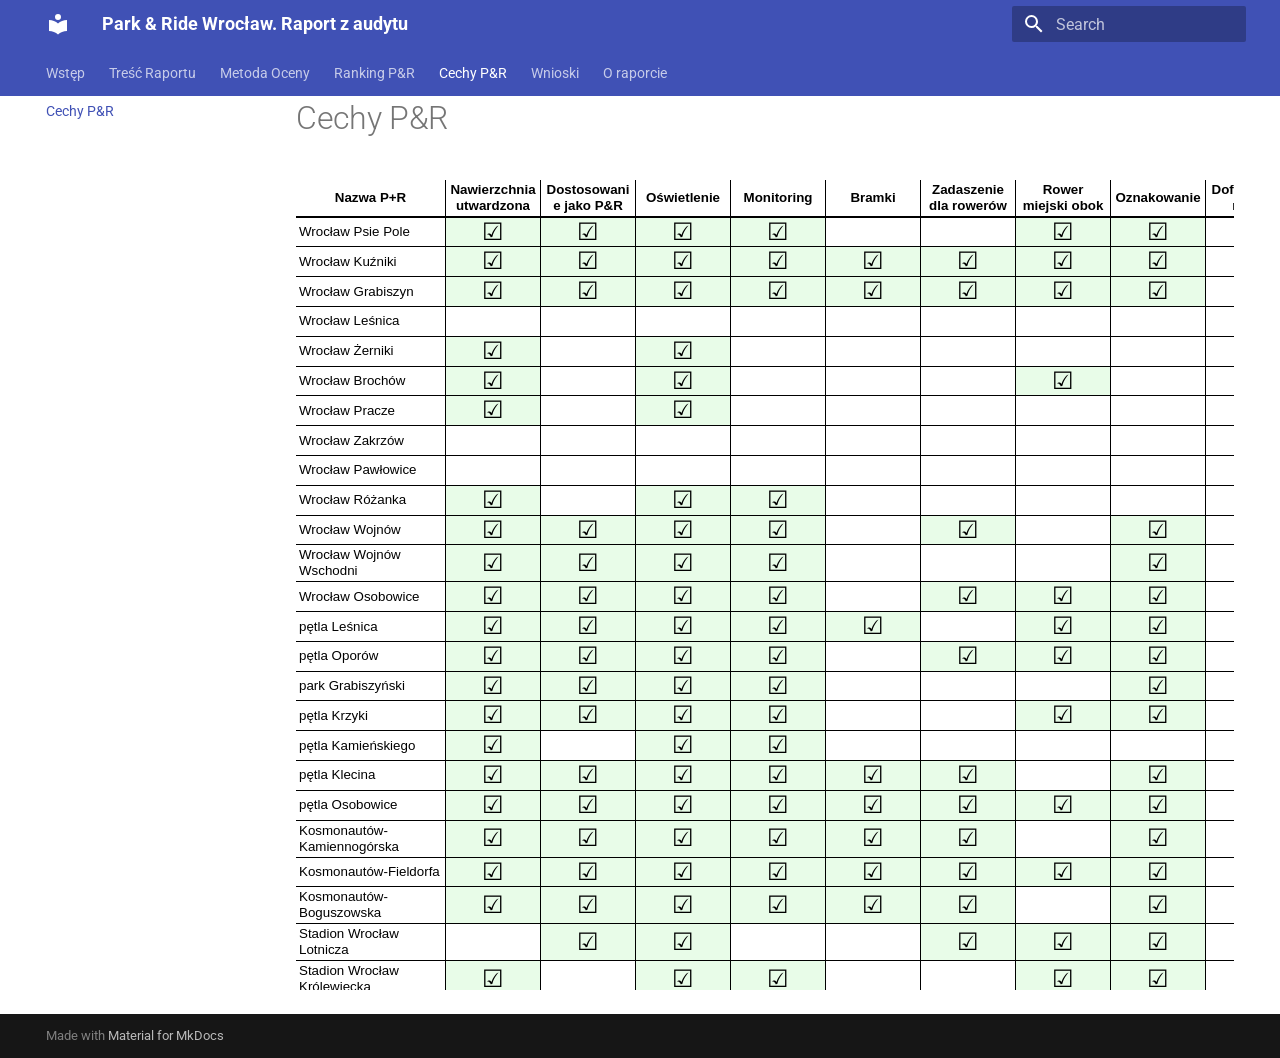
<file: Table2/index.html>
<!doctype html>
<html lang="en" class="no-js">
  <head>
    
      <meta charset="utf-8">
      <meta name="viewport" content="width=device-width,initial-scale=1">
      
      
      
        <link rel="canonical" href="https://github.com/AviAlex13/park-and-ride-report-Wroclaw/Table2/">
      
      
        <link rel="prev" href="../Table1/">
      
      
        <link rel="next" href="../Wnioski/">
      
      
      <link rel="icon" href="../assets/images/favicon.png">
      <meta name="generator" content="mkdocs-1.6.1, mkdocs-material-9.6.15">
    
    
      
        <title>Cechy P&R - Park & Ride Wrocław. Raport z audytu</title>
      
    
    
      <link rel="stylesheet" href="../assets/stylesheets/main.342714a4.min.css">
      
      


    
    
      
    
    
      
        
        
        <link rel="preconnect" href="https://fonts.gstatic.com" crossorigin>
        <link rel="stylesheet" href="https://fonts.googleapis.com/css?family=Roboto:300,300i,400,400i,700,700i%7CRoboto+Mono:400,400i,700,700i&display=fallback">
        <style>:root{--md-text-font:"Roboto";--md-code-font:"Roboto Mono"}</style>
      
    
    
      <link rel="stylesheet" href="../css/main.css">
    
      <link rel="stylesheet" href="../css/details.css">
    
    <script>__md_scope=new URL("..",location),__md_hash=e=>[...e].reduce(((e,_)=>(e<<5)-e+_.charCodeAt(0)),0),__md_get=(e,_=localStorage,t=__md_scope)=>JSON.parse(_.getItem(t.pathname+"."+e)),__md_set=(e,_,t=localStorage,a=__md_scope)=>{try{t.setItem(a.pathname+"."+e,JSON.stringify(_))}catch(e){}}</script>
    
      

    
    
    
  </head>
  
  
    <body dir="ltr">
  
    
    <input class="md-toggle" data-md-toggle="drawer" type="checkbox" id="__drawer" autocomplete="off">
    <input class="md-toggle" data-md-toggle="search" type="checkbox" id="__search" autocomplete="off">
    <label class="md-overlay" for="__drawer"></label>
    <div data-md-component="skip">
      
    </div>
    <div data-md-component="announce">
      
    </div>
    
    
      

<header class="md-header" data-md-component="header">
  <nav class="md-header__inner md-grid" aria-label="Header">
    <a href=".." title="Park &amp; Ride Wrocław. Raport z audytu" class="md-header__button md-logo" aria-label="Park & Ride Wrocław. Raport z audytu" data-md-component="logo">
      
  
  <svg xmlns="http://www.w3.org/2000/svg" viewBox="0 0 24 24"><path d="M12 8a3 3 0 0 0 3-3 3 3 0 0 0-3-3 3 3 0 0 0-3 3 3 3 0 0 0 3 3m0 3.54C9.64 9.35 6.5 8 3 8v11c3.5 0 6.64 1.35 9 3.54 2.36-2.19 5.5-3.54 9-3.54V8c-3.5 0-6.64 1.35-9 3.54"/></svg>

    </a>
    <label class="md-header__button md-icon" for="__drawer">
      
      <svg xmlns="http://www.w3.org/2000/svg" viewBox="0 0 24 24"><path d="M3 6h18v2H3zm0 5h18v2H3zm0 5h18v2H3z"/></svg>
    </label>
    <div class="md-header__title" data-md-component="header-title">
      <div class="md-header__ellipsis">
        <div class="md-header__topic">
          <span class="md-ellipsis">
            Park & Ride Wrocław. Raport z audytu
          </span>
        </div>
        <div class="md-header__topic" data-md-component="header-topic">
          <span class="md-ellipsis">
            
              Cechy P&R
            
          </span>
        </div>
      </div>
    </div>
    
    
      <script>var palette=__md_get("__palette");if(palette&&palette.color){if("(prefers-color-scheme)"===palette.color.media){var media=matchMedia("(prefers-color-scheme: light)"),input=document.querySelector(media.matches?"[data-md-color-media='(prefers-color-scheme: light)']":"[data-md-color-media='(prefers-color-scheme: dark)']");palette.color.media=input.getAttribute("data-md-color-media"),palette.color.scheme=input.getAttribute("data-md-color-scheme"),palette.color.primary=input.getAttribute("data-md-color-primary"),palette.color.accent=input.getAttribute("data-md-color-accent")}for(var[key,value]of Object.entries(palette.color))document.body.setAttribute("data-md-color-"+key,value)}</script>
    
    
    
      
      
        <label class="md-header__button md-icon" for="__search">
          
          <svg xmlns="http://www.w3.org/2000/svg" viewBox="0 0 24 24"><path d="M9.5 3A6.5 6.5 0 0 1 16 9.5c0 1.61-.59 3.09-1.56 4.23l.27.27h.79l5 5-1.5 1.5-5-5v-.79l-.27-.27A6.52 6.52 0 0 1 9.5 16 6.5 6.5 0 0 1 3 9.5 6.5 6.5 0 0 1 9.5 3m0 2C7 5 5 7 5 9.5S7 14 9.5 14 14 12 14 9.5 12 5 9.5 5"/></svg>
        </label>
        <div class="md-search" data-md-component="search" role="dialog">
  <label class="md-search__overlay" for="__search"></label>
  <div class="md-search__inner" role="search">
    <form class="md-search__form" name="search">
      <input type="text" class="md-search__input" name="query" aria-label="Search" placeholder="Search" autocapitalize="off" autocorrect="off" autocomplete="off" spellcheck="false" data-md-component="search-query" required>
      <label class="md-search__icon md-icon" for="__search">
        
        <svg xmlns="http://www.w3.org/2000/svg" viewBox="0 0 24 24"><path d="M9.5 3A6.5 6.5 0 0 1 16 9.5c0 1.61-.59 3.09-1.56 4.23l.27.27h.79l5 5-1.5 1.5-5-5v-.79l-.27-.27A6.52 6.52 0 0 1 9.5 16 6.5 6.5 0 0 1 3 9.5 6.5 6.5 0 0 1 9.5 3m0 2C7 5 5 7 5 9.5S7 14 9.5 14 14 12 14 9.5 12 5 9.5 5"/></svg>
        
        <svg xmlns="http://www.w3.org/2000/svg" viewBox="0 0 24 24"><path d="M20 11v2H8l5.5 5.5-1.42 1.42L4.16 12l7.92-7.92L13.5 5.5 8 11z"/></svg>
      </label>
      <nav class="md-search__options" aria-label="Search">
        
        <button type="reset" class="md-search__icon md-icon" title="Clear" aria-label="Clear" tabindex="-1">
          
          <svg xmlns="http://www.w3.org/2000/svg" viewBox="0 0 24 24"><path d="M19 6.41 17.59 5 12 10.59 6.41 5 5 6.41 10.59 12 5 17.59 6.41 19 12 13.41 17.59 19 19 17.59 13.41 12z"/></svg>
        </button>
      </nav>
      
    </form>
    <div class="md-search__output">
      <div class="md-search__scrollwrap" tabindex="0" data-md-scrollfix>
        <div class="md-search-result" data-md-component="search-result">
          <div class="md-search-result__meta">
            Initializing search
          </div>
          <ol class="md-search-result__list" role="presentation"></ol>
        </div>
      </div>
    </div>
  </div>
</div>
      
    
    
  </nav>
  
</header>
    
    <div class="md-container" data-md-component="container">
      
      
        
          
            
<nav class="md-tabs" aria-label="Tabs" data-md-component="tabs">
  <div class="md-grid">
    <ul class="md-tabs__list">
      
        
  
  
  
  
    <li class="md-tabs__item">
      <a href=".." class="md-tabs__link">
        
  
  
    
  
  Wstęp

      </a>
    </li>
  

      
        
  
  
  
  
    <li class="md-tabs__item">
      <a href="../Tresc/" class="md-tabs__link">
        
  
  
    
  
  Treść Raportu

      </a>
    </li>
  

      
        
  
  
  
  
    <li class="md-tabs__item">
      <a href="../Metoda/" class="md-tabs__link">
        
  
  
    
  
  Metoda Oceny

      </a>
    </li>
  

      
        
  
  
  
  
    <li class="md-tabs__item">
      <a href="../Table1/" class="md-tabs__link">
        
  
  
    
  
  Ranking P&R

      </a>
    </li>
  

      
        
  
  
  
    
  
  
    <li class="md-tabs__item md-tabs__item--active">
      <a href="./" class="md-tabs__link">
        
  
  
    
  
  Cechy P&R

      </a>
    </li>
  

      
        
  
  
  
  
    <li class="md-tabs__item">
      <a href="../Wnioski/" class="md-tabs__link">
        
  
  
    
  
  Wnioski

      </a>
    </li>
  

      
        
  
  
  
  
    <li class="md-tabs__item">
      <a href="../info/" class="md-tabs__link">
        
  
  
    
  
  O raporcie

      </a>
    </li>
  

      
    </ul>
  </div>
</nav>
          
        
      
      <main class="md-main" data-md-component="main">
        <div class="md-main__inner md-grid">
          
            
              
              <div class="md-sidebar md-sidebar--primary" data-md-component="sidebar" data-md-type="navigation" >
                <div class="md-sidebar__scrollwrap">
                  <div class="md-sidebar__inner">
                    


  


  

<nav class="md-nav md-nav--primary md-nav--lifted md-nav--integrated" aria-label="Navigation" data-md-level="0">
  <label class="md-nav__title" for="__drawer">
    <a href=".." title="Park &amp; Ride Wrocław. Raport z audytu" class="md-nav__button md-logo" aria-label="Park & Ride Wrocław. Raport z audytu" data-md-component="logo">
      
  
  <svg xmlns="http://www.w3.org/2000/svg" viewBox="0 0 24 24"><path d="M12 8a3 3 0 0 0 3-3 3 3 0 0 0-3-3 3 3 0 0 0-3 3 3 3 0 0 0 3 3m0 3.54C9.64 9.35 6.5 8 3 8v11c3.5 0 6.64 1.35 9 3.54 2.36-2.19 5.5-3.54 9-3.54V8c-3.5 0-6.64 1.35-9 3.54"/></svg>

    </a>
    Park & Ride Wrocław. Raport z audytu
  </label>
  
  <ul class="md-nav__list" data-md-scrollfix>
    
      
      
  
  
  
  
    <li class="md-nav__item">
      <a href=".." class="md-nav__link">
        
  
  
  <span class="md-ellipsis">
    Wstęp
    
  </span>
  

      </a>
    </li>
  

    
      
      
  
  
  
  
    <li class="md-nav__item">
      <a href="../Tresc/" class="md-nav__link">
        
  
  
  <span class="md-ellipsis">
    Treść Raportu
    
  </span>
  

      </a>
    </li>
  

    
      
      
  
  
  
  
    <li class="md-nav__item">
      <a href="../Metoda/" class="md-nav__link">
        
  
  
  <span class="md-ellipsis">
    Metoda Oceny
    
  </span>
  

      </a>
    </li>
  

    
      
      
  
  
  
  
    <li class="md-nav__item">
      <a href="../Table1/" class="md-nav__link">
        
  
  
  <span class="md-ellipsis">
    Ranking P&R
    
  </span>
  

      </a>
    </li>
  

    
      
      
  
  
    
  
  
  
    <li class="md-nav__item md-nav__item--active">
      
      <input class="md-nav__toggle md-toggle" type="checkbox" id="__toc">
      
      
      
      <a href="./" class="md-nav__link md-nav__link--active">
        
  
  
  <span class="md-ellipsis">
    Cechy P&R
    
  </span>
  

      </a>
      
    </li>
  

    
      
      
  
  
  
  
    <li class="md-nav__item">
      <a href="../Wnioski/" class="md-nav__link">
        
  
  
  <span class="md-ellipsis">
    Wnioski
    
  </span>
  

      </a>
    </li>
  

    
      
      
  
  
  
  
    <li class="md-nav__item">
      <a href="../info/" class="md-nav__link">
        
  
  
  <span class="md-ellipsis">
    O raporcie
    
  </span>
  

      </a>
    </li>
  

    
  </ul>
</nav>
                  </div>
                </div>
              </div>
            
            
          
          
            <div class="md-content" data-md-component="content">
              <article class="md-content__inner md-typeset">
                
                  



  <h1>Cechy P&R</h1>

<style type="text/css">
  .ritz .waffle a {
    color: inherit;
  }
    .ritz .waffle .s0 {
    border-bottom: 2px SOLID #000000;
    border-right: 1px SOLID #000000;
    background-color: #ffffff;
    text-align: center;
    color: #000000;
    font-family: Arial;
    font-size: 10pt;
    font-weight: bold;
    vertical-align: middle;
    white-space: wrap;
    text-overflow: ellipsis;
    word-break: normal;
    direction: ltr;
    padding: 2px 3px 2px 3px;
  }
  .ritz .waffle .s2 {
    border-bottom: 1px SOLID #000000;
    border-right: 1px SOLID #000000;
    background-color: #ffffff;
    text-align: left;
    color: #000000;
    font-family: Arial;
    font-size: 10pt;
    vertical-align: middle;
    white-space: wrap;
    text-overflow: ellipsis;
    direction: ltr;
    padding: 2px 3px 2px 3px;
  }
  .ritz .waffle .s3 {
    border-bottom: 1px SOLID #000000;
    border-right: 1px SOLID #000000;
    background-color: #ffffff;
    text-align: center;
    color: #000000;
    font-family: Arial;
    font-size: 18pt;
    vertical-align: middle;
    white-space: nowrap;
    direction: ltr;
    padding: 0px;
  }
</style>

<div class="ritz grid-container" dir="ltr">
  <div class="table-wrapper">
    <table class="waffle" cellspacing="0" cellpadding="0">
      <tbody>
        <colgroup>
            <col style="width: 150px" />
            <col style="width: 95px" />
            <col style="width: 95px" />
            <col style="width: 95px" />
            <col style="width: 95px" />
            <col style="width: 95px" />
            <col style="width: 95px" />
            <col style="width: 95px" />
            <col style="width: 95px" />
            <col style="width: 95px" />
        </colgroup>
        <thead>
          <tr>
            <th class="s0">Nazwa P+R</th>
            <th class="s0">Nawierzchnia utwardzona</th>
            <th class="s0">Dostosowanie jako P&R</th>
            <th class="s0">Oświetlenie</th>
            <th class="s0">Monitoring</th>
            <th class="s0">Bramki</th>
            <th class="s0">Zadaszenie dla rowerów</th>
            <th class="s0">Rower miejski obok</th>
            <th class="s0">Oznakowanie</th>
            <th class="s0">Dofinansowanie UE</th>
          </tr>
        </thead>
        <tr>
            <td class="s2" dir="ltr" style="position:sticky;left:0;background:white;z-index:5;white-space:wrap;">Wrocław Psie Pole</td>
            <td class="s3" dir="ltr" style="background-color:#e8fce8;">&#9745;</td>
            <td class="s3" dir="ltr" style="background-color:#e8fce8;">&#9745;</td>
            <td class="s3" dir="ltr" style="background-color:#e8fce8;">&#9745;</td>
            <td class="s3" dir="ltr" style="background-color:#e8fce8;">&#9745;</td>
            <td class="s3" dir="ltr"> </td>
            <td class="s3" dir="ltr"> </td>
            <td class="s3" dir="ltr" style="background-color:#e8fce8;">&#9745;</td>
            <td class="s3" dir="ltr" style="background-color:#e8fce8;">&#9745;</td>
            <td class="s3" dir="ltr"> </td>
        </tr>
        <tr>
            <td class="s2" dir="ltr" style="position:sticky;left:0;background:white;z-index:5;white-space:wrap;">Wrocław Kuźniki</td>
            <td class="s3" dir="ltr" style="background-color:#e8fce8;">&#9745;</td>
            <td class="s3" dir="ltr" style="background-color:#e8fce8;">&#9745;</td>
            <td class="s3" dir="ltr" style="background-color:#e8fce8;">&#9745;</td>
            <td class="s3" dir="ltr" style="background-color:#e8fce8;">&#9745;</td>
            <td class="s3" dir="ltr" style="background-color:#e8fce8;">&#9745;</td>
            <td class="s3" dir="ltr" style="background-color:#e8fce8;">&#9745;</td>
            <td class="s3" dir="ltr" style="background-color:#e8fce8;">&#9745;</td>
            <td class="s3" dir="ltr" style="background-color:#e8fce8;">&#9745;</td>
            <td class="s3" dir="ltr"> </td>
        </tr>
        <tr>
            <td class="s2" dir="ltr" style="position:sticky;left:0;background:white;z-index:5;white-space:wrap;">Wrocław Grabiszyn</td>
            <td class="s3" dir="ltr" style="background-color:#e8fce8;">&#9745;</td>
            <td class="s3" dir="ltr" style="background-color:#e8fce8;">&#9745;</td>
            <td class="s3" dir="ltr" style="background-color:#e8fce8;">&#9745;</td>
            <td class="s3" dir="ltr" style="background-color:#e8fce8;">&#9745;</td>
            <td class="s3" dir="ltr" style="background-color:#e8fce8;">&#9745;</td>
            <td class="s3" dir="ltr" style="background-color:#e8fce8;">&#9745;</td>
            <td class="s3" dir="ltr" style="background-color:#e8fce8;">&#9745;</td>
            <td class="s3" dir="ltr" style="background-color:#e8fce8;">&#9745;</td>
            <td class="s3" dir="ltr"> </td>
        </tr>
        <tr>
            <td class="s2" dir="ltr" style="position:sticky;left:0;background:white;z-index:5;white-space:wrap;">Wrocław Leśnica</td>
            <td class="s3" dir="ltr"> </td>
            <td class="s3" dir="ltr"> </td>
            <td class="s3" dir="ltr"> </td>
            <td class="s3" dir="ltr"> </td>
            <td class="s3" dir="ltr"> </td>
            <td class="s3" dir="ltr"> </td>
            <td class="s3" dir="ltr"> </td>
            <td class="s3" dir="ltr"> </td>
            <td class="s3" dir="ltr"> </td>
        </tr>
        <tr>
            <td class="s2" dir="ltr" style="position:sticky;left:0;background:white;z-index:5;white-space:wrap;">Wrocław Żerniki</td>
            <td class="s3" dir="ltr" style="background-color:#e8fce8;">&#9745;</td>
            <td class="s3" dir="ltr"> </td>
            <td class="s3" dir="ltr" style="background-color:#e8fce8;">&#9745;</td>
            <td class="s3" dir="ltr"> </td>
            <td class="s3" dir="ltr"> </td>
            <td class="s3" dir="ltr"> </td>
            <td class="s3" dir="ltr"> </td>
            <td class="s3" dir="ltr"> </td>
            <td class="s3" dir="ltr"> </td>
        </tr>
        <tr>
            <td class="s2" dir="ltr" style="position:sticky;left:0;background:white;z-index:5;white-space:wrap;">Wrocław Brochów</td>
            <td class="s3" dir="ltr" style="background-color:#e8fce8;">&#9745;</td>
            <td class="s3" dir="ltr"> </td>
            <td class="s3" dir="ltr" style="background-color:#e8fce8;">&#9745;</td>
            <td class="s3" dir="ltr"> </td>
            <td class="s3" dir="ltr"> </td>
            <td class="s3" dir="ltr"> </td>
            <td class="s3" dir="ltr" style="background-color:#e8fce8;">&#9745;</td>
            <td class="s3" dir="ltr"> </td>
            <td class="s3" dir="ltr"> </td>
        </tr>
        <tr>
            <td class="s2" dir="ltr" style="position:sticky;left:0;background:white;z-index:5;white-space:wrap;">Wrocław Pracze</td>
            <td class="s3" dir="ltr" style="background-color:#e8fce8;">&#9745;</td>
            <td class="s3" dir="ltr"> </td>
            <td class="s3" dir="ltr" style="background-color:#e8fce8;">&#9745;</td>
            <td class="s3" dir="ltr"> </td>
            <td class="s3" dir="ltr"> </td>
            <td class="s3" dir="ltr"> </td>
            <td class="s3" dir="ltr"> </td>
            <td class="s3" dir="ltr"> </td>
            <td class="s3" dir="ltr"> </td>
        </tr>
        <tr>
            <td class="s2" dir="ltr" style="position:sticky;left:0;background:white;z-index:5;white-space:wrap;">Wrocław Zakrzów</td>
            <td class="s3" dir="ltr"> </td>
            <td class="s3" dir="ltr"> </td>
            <td class="s3" dir="ltr"> </td>
            <td class="s3" dir="ltr"> </td>
            <td class="s3" dir="ltr"> </td>
            <td class="s3" dir="ltr"> </td>
            <td class="s3" dir="ltr"> </td>
            <td class="s3" dir="ltr"> </td>
            <td class="s3" dir="ltr"> </td>
        </tr>
        <tr>
            <td class="s2" dir="ltr" style="position:sticky;left:0;background:white;z-index:5;white-space:wrap;">Wrocław Pawłowice</td>
            <td class="s3" dir="ltr"> </td>
            <td class="s3" dir="ltr"> </td>
            <td class="s3" dir="ltr"> </td>
            <td class="s3" dir="ltr"> </td>
            <td class="s3" dir="ltr"> </td>
            <td class="s3" dir="ltr"> </td>
            <td class="s3" dir="ltr"> </td>
            <td class="s3" dir="ltr"> </td>
            <td class="s3" dir="ltr"> </td>
        </tr>
        <tr>
            <td class="s2" dir="ltr" style="position:sticky;left:0;background:white;z-index:5;white-space:wrap;">Wrocław Różanka</td>
            <td class="s3" dir="ltr" style="background-color:#e8fce8;">&#9745;</td>
            <td class="s3" dir="ltr"> </td>
            <td class="s3" dir="ltr" style="background-color:#e8fce8;">&#9745;</td>
            <td class="s3" dir="ltr" style="background-color:#e8fce8;">&#9745;</td>
            <td class="s3" dir="ltr"> </td>
            <td class="s3" dir="ltr"> </td>
            <td class="s3" dir="ltr"> </td>
            <td class="s3" dir="ltr"> </td>
            <td class="s3" dir="ltr"> </td>
        </tr>
        <tr>
            <td class="s2" dir="ltr" style="position:sticky;left:0;background:white;z-index:5;white-space:wrap;">Wrocław Wojnów</td>
            <td class="s3" dir="ltr" style="background-color:#e8fce8;">&#9745;</td>
            <td class="s3" dir="ltr" style="background-color:#e8fce8;">&#9745;</td>
            <td class="s3" dir="ltr" style="background-color:#e8fce8;">&#9745;</td>
            <td class="s3" dir="ltr" style="background-color:#e8fce8;">&#9745;</td>
            <td class="s3" dir="ltr"> </td>
            <td class="s3" dir="ltr" style="background-color:#e8fce8;">&#9745;</td>
            <td class="s3" dir="ltr"> </td>
            <td class="s3" dir="ltr" style="background-color:#e8fce8;">&#9745;</td>
            <td class="s3" dir="ltr"> </td>
        </tr>
        <tr>
            <td class="s2" dir="ltr" style="position:sticky;left:0;background:white;z-index:5;white-space:wrap;">Wrocław Wojnów Wschodni</td>
            <td class="s3" dir="ltr" style="background-color:#e8fce8;">&#9745;</td>
            <td class="s3" dir="ltr" style="background-color:#e8fce8;">&#9745;</td>
            <td class="s3" dir="ltr" style="background-color:#e8fce8;">&#9745;</td>
            <td class="s3" dir="ltr" style="background-color:#e8fce8;">&#9745;</td>
            <td class="s3" dir="ltr"> </td>
            <td class="s3" dir="ltr"> </td>
            <td class="s3" dir="ltr"> </td>
            <td class="s3" dir="ltr" style="background-color:#e8fce8;">&#9745;</td>
            <td class="s3" dir="ltr"> </td>
        </tr>
        <tr>
            <td class="s2" dir="ltr" style="position:sticky;left:0;background:white;z-index:5;white-space:wrap;">Wrocław Osobowice</td>
            <td class="s3" dir="ltr" style="background-color:#e8fce8;">&#9745;</td>
            <td class="s3" dir="ltr" style="background-color:#e8fce8;">&#9745;</td>
            <td class="s3" dir="ltr" style="background-color:#e8fce8;">&#9745;</td>
            <td class="s3" dir="ltr" style="background-color:#e8fce8;">&#9745;</td>
            <td class="s3" dir="ltr"> </td>
            <td class="s3" dir="ltr" style="background-color:#e8fce8;">&#9745;</td>
            <td class="s3" dir="ltr" style="background-color:#e8fce8;">&#9745;</td>
            <td class="s3" dir="ltr" style="background-color:#e8fce8;">&#9745;</td>
            <td class="s3" dir="ltr"> </td>
        </tr>
        <tr>
            <td class="s2" dir="ltr" style="position:sticky;left:0;background:white;z-index:5;white-space:wrap;">pętla Leśnica</td>
            <td class="s3" dir="ltr" style="background-color:#e8fce8;">&#9745;</td>
            <td class="s3" dir="ltr" style="background-color:#e8fce8;">&#9745;</td>
            <td class="s3" dir="ltr" style="background-color:#e8fce8;">&#9745;</td>
            <td class="s3" dir="ltr" style="background-color:#e8fce8;">&#9745;</td>
            <td class="s3" dir="ltr" style="background-color:#e8fce8;">&#9745;</td>
            <td class="s3" dir="ltr"> </td>
            <td class="s3" dir="ltr" style="background-color:#e8fce8;">&#9745;</td>
            <td class="s3" dir="ltr" style="background-color:#e8fce8;">&#9745;</td>
            <td class="s3" dir="ltr"> </td>
        </tr>
        <tr>
            <td class="s2" dir="ltr" style="position:sticky;left:0;background:white;z-index:5;white-space:wrap;">pętla Oporów</td>
            <td class="s3" dir="ltr" style="background-color:#e8fce8;">&#9745;</td>
            <td class="s3" dir="ltr" style="background-color:#e8fce8;">&#9745;</td>
            <td class="s3" dir="ltr" style="background-color:#e8fce8;">&#9745;</td>
            <td class="s3" dir="ltr" style="background-color:#e8fce8;">&#9745;</td>
            <td class="s3" dir="ltr"> </td>
            <td class="s3" dir="ltr" style="background-color:#e8fce8;">&#9745;</td>
            <td class="s3" dir="ltr" style="background-color:#e8fce8;">&#9745;</td>
            <td class="s3" dir="ltr" style="background-color:#e8fce8;">&#9745;</td>
            <td class="s3" dir="ltr"> </td>
        </tr>
        <tr>
            <td class="s2" dir="ltr" style="position:sticky;left:0;background:white;z-index:5;white-space:wrap;">park Grabiszyński</td>
            <td class="s3" dir="ltr" style="background-color:#e8fce8;">&#9745;</td>
            <td class="s3" dir="ltr" style="background-color:#e8fce8;">&#9745;</td>
            <td class="s3" dir="ltr" style="background-color:#e8fce8;">&#9745;</td>
            <td class="s3" dir="ltr" style="background-color:#e8fce8;">&#9745;</td>
            <td class="s3" dir="ltr"> </td>
            <td class="s3" dir="ltr"> </td>
            <td class="s3" dir="ltr"> </td>
            <td class="s3" dir="ltr" style="background-color:#e8fce8;">&#9745;</td>
            <td class="s3" dir="ltr"> </td>
        </tr>
        <tr>
            <td class="s2" dir="ltr" style="position:sticky;left:0;background:white;z-index:5;white-space:wrap;">pętla Krzyki</td>
            <td class="s3" dir="ltr" style="background-color:#e8fce8;">&#9745;</td>
            <td class="s3" dir="ltr" style="background-color:#e8fce8;">&#9745;</td>
            <td class="s3" dir="ltr" style="background-color:#e8fce8;">&#9745;</td>
            <td class="s3" dir="ltr" style="background-color:#e8fce8;">&#9745;</td>
            <td class="s3" dir="ltr"> </td>
            <td class="s3" dir="ltr"> </td>
            <td class="s3" dir="ltr" style="background-color:#e8fce8;">&#9745;</td>
            <td class="s3" dir="ltr" style="background-color:#e8fce8;">&#9745;</td>
            <td class="s3" dir="ltr"> </td>
        </tr>
        <tr>
            <td class="s2" dir="ltr" style="position:sticky;left:0;background:white;z-index:5;white-space:wrap;">pętla Kamieńskiego</td>
            <td class="s3" dir="ltr" style="background-color:#e8fce8;">&#9745;</td>
            <td class="s3" dir="ltr"> </td>
            <td class="s3" dir="ltr" style="background-color:#e8fce8;">&#9745;</td>
            <td class="s3" dir="ltr" style="background-color:#e8fce8;">&#9745;</td>
            <td class="s3" dir="ltr"> </td>
            <td class="s3" dir="ltr"> </td>
            <td class="s3" dir="ltr"> </td>
            <td class="s3" dir="ltr"> </td>
            <td class="s3" dir="ltr"> </td>
        </tr>
        <tr>
            <td class="s2" dir="ltr" style="position:sticky;left:0;background:white;z-index:5;white-space:wrap;">pętla Klecina</td>
            <td class="s3" dir="ltr" style="background-color:#e8fce8;">&#9745;</td>
            <td class="s3" dir="ltr" style="background-color:#e8fce8;">&#9745;</td>
            <td class="s3" dir="ltr" style="background-color:#e8fce8;">&#9745;</td>
            <td class="s3" dir="ltr" style="background-color:#e8fce8;">&#9745;</td>
            <td class="s3" dir="ltr" style="background-color:#e8fce8;">&#9745;</td>
            <td class="s3" dir="ltr" style="background-color:#e8fce8;">&#9745;</td>
            <td class="s3" dir="ltr"> </td>
            <td class="s3" dir="ltr" style="background-color:#e8fce8;">&#9745;</td>
            <td class="s3" dir="ltr"> </td>
        </tr>
        <tr>
            <td class="s2" dir="ltr" style="position:sticky;left:0;background:white;z-index:5;white-space:wrap;">pętla Osobowice</td>
            <td class="s3" dir="ltr" style="background-color:#e8fce8;">&#9745;</td>
            <td class="s3" dir="ltr" style="background-color:#e8fce8;">&#9745;</td>
            <td class="s3" dir="ltr" style="background-color:#e8fce8;">&#9745;</td>
            <td class="s3" dir="ltr" style="background-color:#e8fce8;">&#9745;</td>
            <td class="s3" dir="ltr" style="background-color:#e8fce8;">&#9745;</td>
            <td class="s3" dir="ltr" style="background-color:#e8fce8;">&#9745;</td>
            <td class="s3" dir="ltr" style="background-color:#e8fce8;">&#9745;</td>
            <td class="s3" dir="ltr" style="background-color:#e8fce8;">&#9745;</td>
            <td class="s3" dir="ltr"> </td>
        </tr>
        <tr>
            <td class="s2" dir="ltr" style="position:sticky;left:0;background:white;z-index:5;white-space:wrap;">Kosmonautów-Kamiennogórska</td>
            <td class="s3" dir="ltr" style="background-color:#e8fce8;">&#9745;</td>
            <td class="s3" dir="ltr" style="background-color:#e8fce8;">&#9745;</td>
            <td class="s3" dir="ltr" style="background-color:#e8fce8;">&#9745;</td>
            <td class="s3" dir="ltr" style="background-color:#e8fce8;">&#9745;</td>
            <td class="s3" dir="ltr" style="background-color:#e8fce8;">&#9745;</td>
            <td class="s3" dir="ltr" style="background-color:#e8fce8;">&#9745;</td>
            <td class="s3" dir="ltr"> </td>
            <td class="s3" dir="ltr" style="background-color:#e8fce8;">&#9745;</td>
            <td class="s3" dir="ltr"> </td>
        </tr>
        <tr>
            <td class="s2" dir="ltr" style="position:sticky;left:0;background:white;z-index:5;white-space:wrap;">Kosmonautów-Fieldorfa</td>
            <td class="s3" dir="ltr" style="background-color:#e8fce8;">&#9745;</td>
            <td class="s3" dir="ltr" style="background-color:#e8fce8;">&#9745;</td>
            <td class="s3" dir="ltr" style="background-color:#e8fce8;">&#9745;</td>
            <td class="s3" dir="ltr" style="background-color:#e8fce8;">&#9745;</td>
            <td class="s3" dir="ltr" style="background-color:#e8fce8;">&#9745;</td>
            <td class="s3" dir="ltr" style="background-color:#e8fce8;">&#9745;</td>
            <td class="s3" dir="ltr" style="background-color:#e8fce8;">&#9745;</td>
            <td class="s3" dir="ltr" style="background-color:#e8fce8;">&#9745;</td>
            <td class="s3" dir="ltr"> </td>
        </tr>
        <tr>
            <td class="s2" dir="ltr" style="position:sticky;left:0;background:white;z-index:5;white-space:wrap;">Kosmonautów-Boguszowska
</td>
            <td class="s3" dir="ltr" style="background-color:#e8fce8;">&#9745;</td>
            <td class="s3" dir="ltr" style="background-color:#e8fce8;">&#9745;</td>
            <td class="s3" dir="ltr" style="background-color:#e8fce8;">&#9745;</td>
            <td class="s3" dir="ltr" style="background-color:#e8fce8;">&#9745;</td>
            <td class="s3" dir="ltr" style="background-color:#e8fce8;">&#9745;</td>
            <td class="s3" dir="ltr" style="background-color:#e8fce8;">&#9745;</td>
            <td class="s3" dir="ltr"> </td>
            <td class="s3" dir="ltr" style="background-color:#e8fce8;">&#9745;</td>
            <td class="s3" dir="ltr"> </td>
        </tr>
        <tr>
            <td class="s2" dir="ltr" style="position:sticky;left:0;background:white;z-index:5;white-space:wrap;">Stadion Wrocław Lotnicza</td>
            <td class="s3" dir="ltr"> </td>
            <td class="s3" dir="ltr" style="background-color:#e8fce8;">&#9745;</td>
            <td class="s3" dir="ltr" style="background-color:#e8fce8;">&#9745;</td>
            <td class="s3" dir="ltr"> </td>
            <td class="s3" dir="ltr"> </td>
            <td class="s3" dir="ltr" style="background-color:#e8fce8;">&#9745;</td>
            <td class="s3" dir="ltr" style="background-color:#e8fce8;">&#9745;</td>
            <td class="s3" dir="ltr" style="background-color:#e8fce8;">&#9745;</td>
            <td class="s3" dir="ltr"> </td>
        </tr>
        <tr>
            <td class="s2" dir="ltr" style="position:sticky;left:0;background:white;z-index:5;white-space:wrap;">Stadion Wrocław Królewiecka</td>
            <td class="s3" dir="ltr" style="background-color:#e8fce8;">&#9745;</td>
            <td class="s3" dir="ltr"> </td>
            <td class="s3" dir="ltr" style="background-color:#e8fce8;">&#9745;</td>
            <td class="s3" dir="ltr" style="background-color:#e8fce8;">&#9745;</td>
            <td class="s3" dir="ltr"> </td>
            <td class="s3" dir="ltr"> </td>
            <td class="s3" dir="ltr" style="background-color:#e8fce8;">&#9745;</td>
            <td class="s3" dir="ltr" style="background-color:#e8fce8;">&#9745;</td>
            <td class="s3" dir="ltr"> </td>
        </tr>
        <tr>
            <td class="s2" dir="ltr" style="position:sticky;left:0;background:white;z-index:5;white-space:wrap;">Ślężna-Kamienna</td>
            <td class="s3" dir="ltr" style="background-color:#e8fce8;">&#9745;</td>
            <td class="s3" dir="ltr" style="background-color:#e8fce8;">&#9745;</td>
            <td class="s3" dir="ltr" style="background-color:#e8fce8;">&#9745;</td>
            <td class="s3" dir="ltr" style="background-color:#e8fce8;">&#9745;</td>
            <td class="s3" dir="ltr" style="background-color:#e8fce8;">&#9745;</td>
            <td class="s3" dir="ltr"> </td>
            <td class="s3" dir="ltr" style="background-color:#e8fce8;">&#9745;</td>
            <td class="s3" dir="ltr" style="background-color:#e8fce8;">&#9745;</td>
            <td class="s3" dir="ltr"> </td>
        </tr>
        <tr>
            <td class="s2" dir="ltr" style="position:sticky;left:0;background:white;z-index:5;white-space:wrap;">Bardzka-Świeradowska</td>
            <td class="s3" dir="ltr" style="background-color:#e8fce8;">&#9745;</td>
            <td class="s3" dir="ltr" style="background-color:#e8fce8;">&#9745;</td>
            <td class="s3" dir="ltr" style="background-color:#e8fce8;">&#9745;</td>
            <td class="s3" dir="ltr" style="background-color:#e8fce8;">&#9745;</td>
            <td class="s3" dir="ltr" style="background-color:#e8fce8;">&#9745;</td>
            <td class="s3" dir="ltr" style="background-color:#e8fce8;">&#9745;</td>
            <td class="s3" dir="ltr"> </td>
            <td class="s3" dir="ltr" style="background-color:#e8fce8;">&#9745;</td>
            <td class="s3" dir="ltr"> </td>
        </tr>
        <tr>
            <td class="s2" dir="ltr" style="position:sticky;left:0;background:white;z-index:5;white-space:wrap;">Opolska-Karwińska</td>
            <td class="s3" dir="ltr" style="background-color:#e8fce8;">&#9745;</td>
            <td class="s3" dir="ltr" style="background-color:#e8fce8;">&#9745;</td>
            <td class="s3" dir="ltr" style="background-color:#e8fce8;">&#9745;</td>
            <td class="s3" dir="ltr" style="background-color:#e8fce8;">&#9745;</td>
            <td class="s3" dir="ltr" style="background-color:#e8fce8;">&#9745;</td>
            <td class="s3" dir="ltr" style="background-color:#e8fce8;">&#9745;</td>
            <td class="s3" dir="ltr" style="background-color:#e8fce8;">&#9745;</td>
            <td class="s3" dir="ltr" style="background-color:#e8fce8;">&#9745;</td>
            <td class="s3" dir="ltr"> </td>
        </tr>
        <tr>
            <td class="s2" dir="ltr" style="position:sticky;left:0;background:white;z-index:5;white-space:wrap;">Opolska-Głubczycka</td>
            <td class="s3" dir="ltr" style="background-color:#e8fce8;">&#9745;</td>
            <td class="s3" dir="ltr" style="background-color:#e8fce8;">&#9745;</td>
            <td class="s3" dir="ltr" style="background-color:#e8fce8;">&#9745;</td>
            <td class="s3" dir="ltr" style="background-color:#e8fce8;">&#9745;</td>
            <td class="s3" dir="ltr" style="background-color:#e8fce8;">&#9745;</td>
            <td class="s3" dir="ltr" style="background-color:#e8fce8;">&#9745;</td>
            <td class="s3" dir="ltr"> </td>
            <td class="s3" dir="ltr" style="background-color:#e8fce8;">&#9745;</td>
            <td class="s3" dir="ltr"> </td>
        </tr>
        <tr>
            <td class="s2" dir="ltr" style="position:sticky;left:0;background:white;z-index:5;white-space:wrap;">pętla Rogowska</td>
            <td class="s3" dir="ltr"> </td>
            <td class="s3" dir="ltr" style="background-color:#e8fce8;">&#9745;</td>
            <td class="s3" dir="ltr"> </td>
            <td class="s3" dir="ltr"> </td>
            <td class="s3" dir="ltr"> </td>
            <td class="s3" dir="ltr"> </td>
            <td class="s3" dir="ltr"> </td>
            <td class="s3" dir="ltr"> </td>
            <td class="s3" dir="ltr"> </td>
        </tr>
        <tr>
            <td class="s2" dir="ltr" style="position:sticky;left:0;background:white;z-index:5;white-space:wrap;">Strzegomska-Rogowska</td>
            <td class="s3" dir="ltr"> </td>
            <td class="s3" dir="ltr" style="background-color:#e8fce8;">&#9745;</td>
            <td class="s3" dir="ltr"> </td>
            <td class="s3" dir="ltr"> </td>
            <td class="s3" dir="ltr"> </td>
            <td class="s3" dir="ltr"> </td>
            <td class="s3" dir="ltr"> </td>
            <td class="s3" dir="ltr"> </td>
            <td class="s3" dir="ltr"> </td>
        </tr>
      </tbody>
    </table>
  </div>
</div>












                
              </article>
            </div>
          
          
  <script>var tabs=__md_get("__tabs");if(Array.isArray(tabs))e:for(var set of document.querySelectorAll(".tabbed-set")){var labels=set.querySelector(".tabbed-labels");for(var tab of tabs)for(var label of labels.getElementsByTagName("label"))if(label.innerText.trim()===tab){var input=document.getElementById(label.htmlFor);input.checked=!0;continue e}}</script>

<script>var target=document.getElementById(location.hash.slice(1));target&&target.name&&(target.checked=target.name.startsWith("__tabbed_"))</script>
        </div>
        
      </main>
      
        <footer class="md-footer">
  
  <div class="md-footer-meta md-typeset">
    <div class="md-footer-meta__inner md-grid">
      <div class="md-copyright">
  
  
    Made with
    <a href="https://squidfunk.github.io/mkdocs-material/" target="_blank" rel="noopener">
      Material for MkDocs
    </a>
  
</div>
      
    </div>
  </div>
</footer>
      
    </div>
    <div class="md-dialog" data-md-component="dialog">
      <div class="md-dialog__inner md-typeset"></div>
    </div>
    
    
    
      
      <script id="__config" type="application/json">{"base": "..", "features": ["navigation.tabs", "navigation.sections", "toc.integrate", "content.code.copy", "content.tabs.link", "content.action.edit", "content.action.view"], "search": "../assets/javascripts/workers/search.d50fe291.min.js", "tags": null, "translations": {"clipboard.copied": "Copied to clipboard", "clipboard.copy": "Copy to clipboard", "search.result.more.one": "1 more on this page", "search.result.more.other": "# more on this page", "search.result.none": "No matching documents", "search.result.one": "1 matching document", "search.result.other": "# matching documents", "search.result.placeholder": "Type to start searching", "search.result.term.missing": "Missing", "select.version": "Select version"}, "version": null}</script>
    
    
      <script src="../assets/javascripts/bundle.56ea9cef.min.js"></script>
      
    
  </body>
</html>
</file>
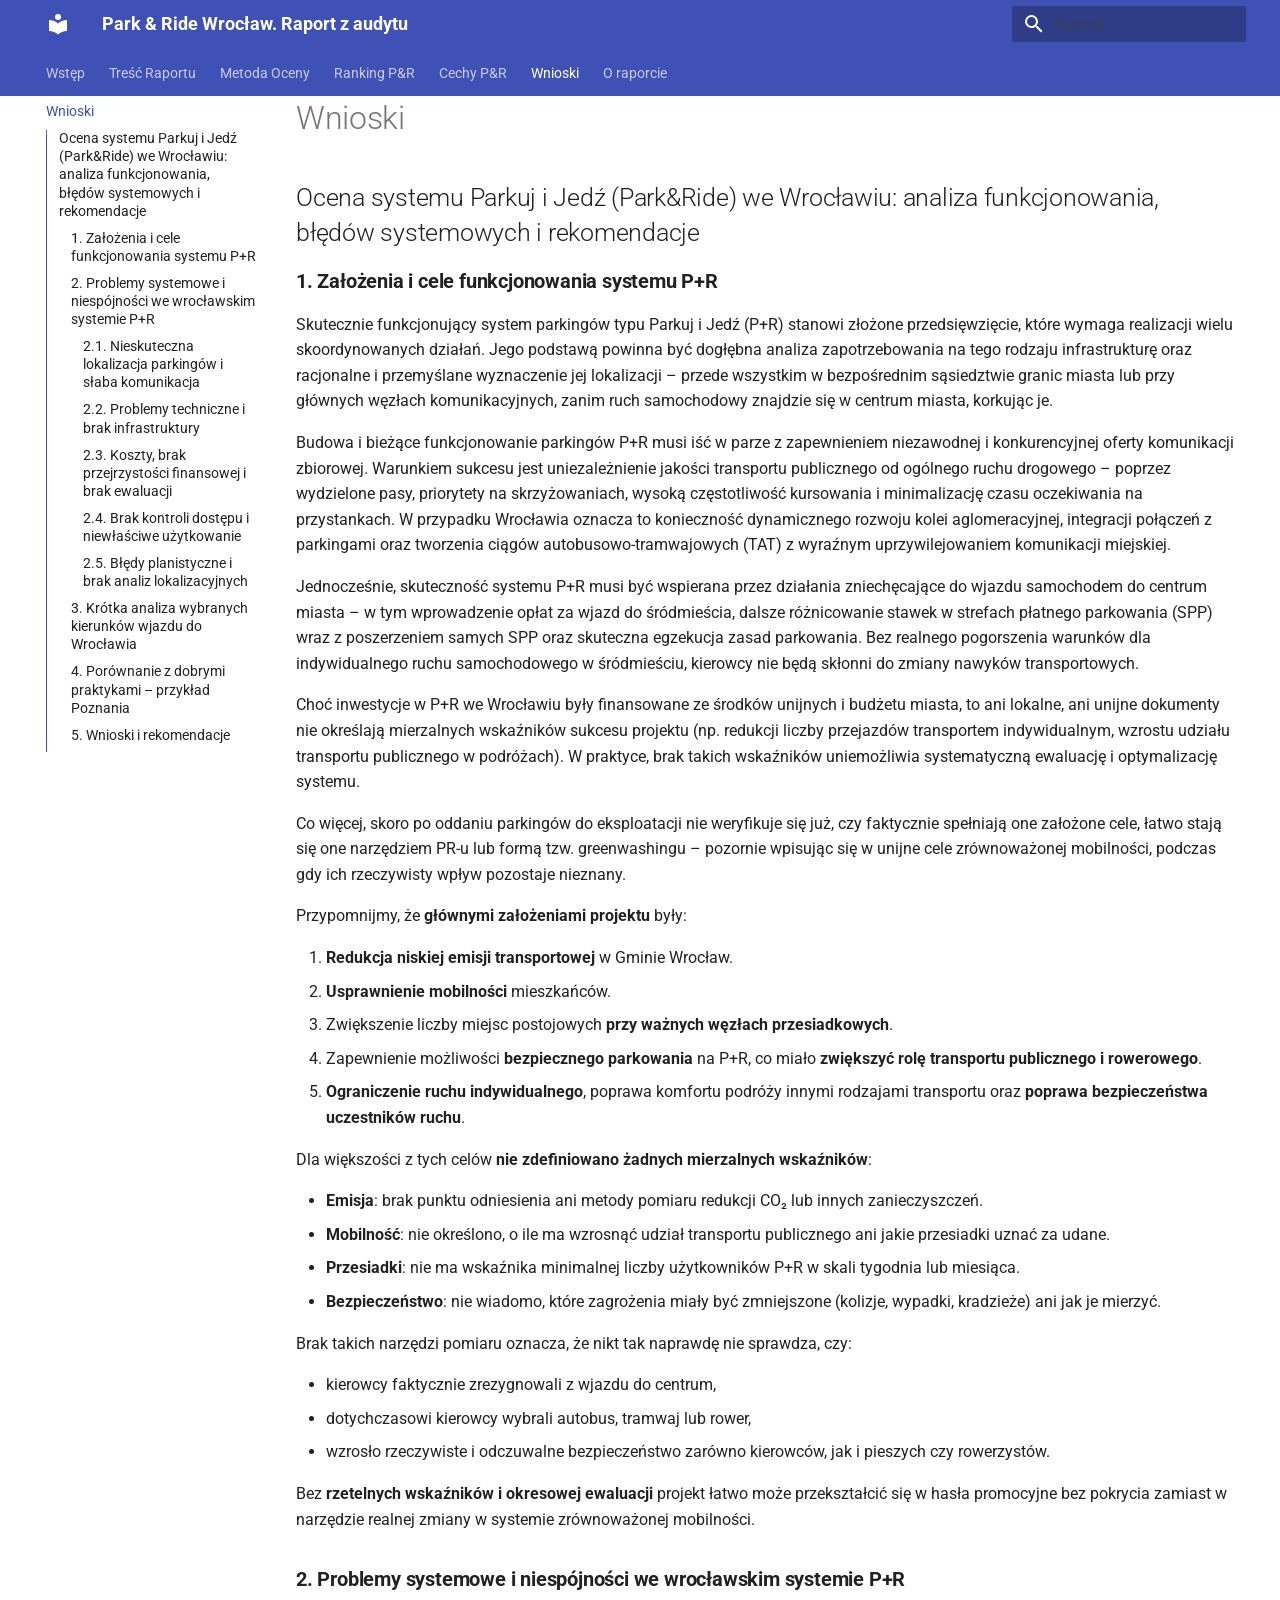
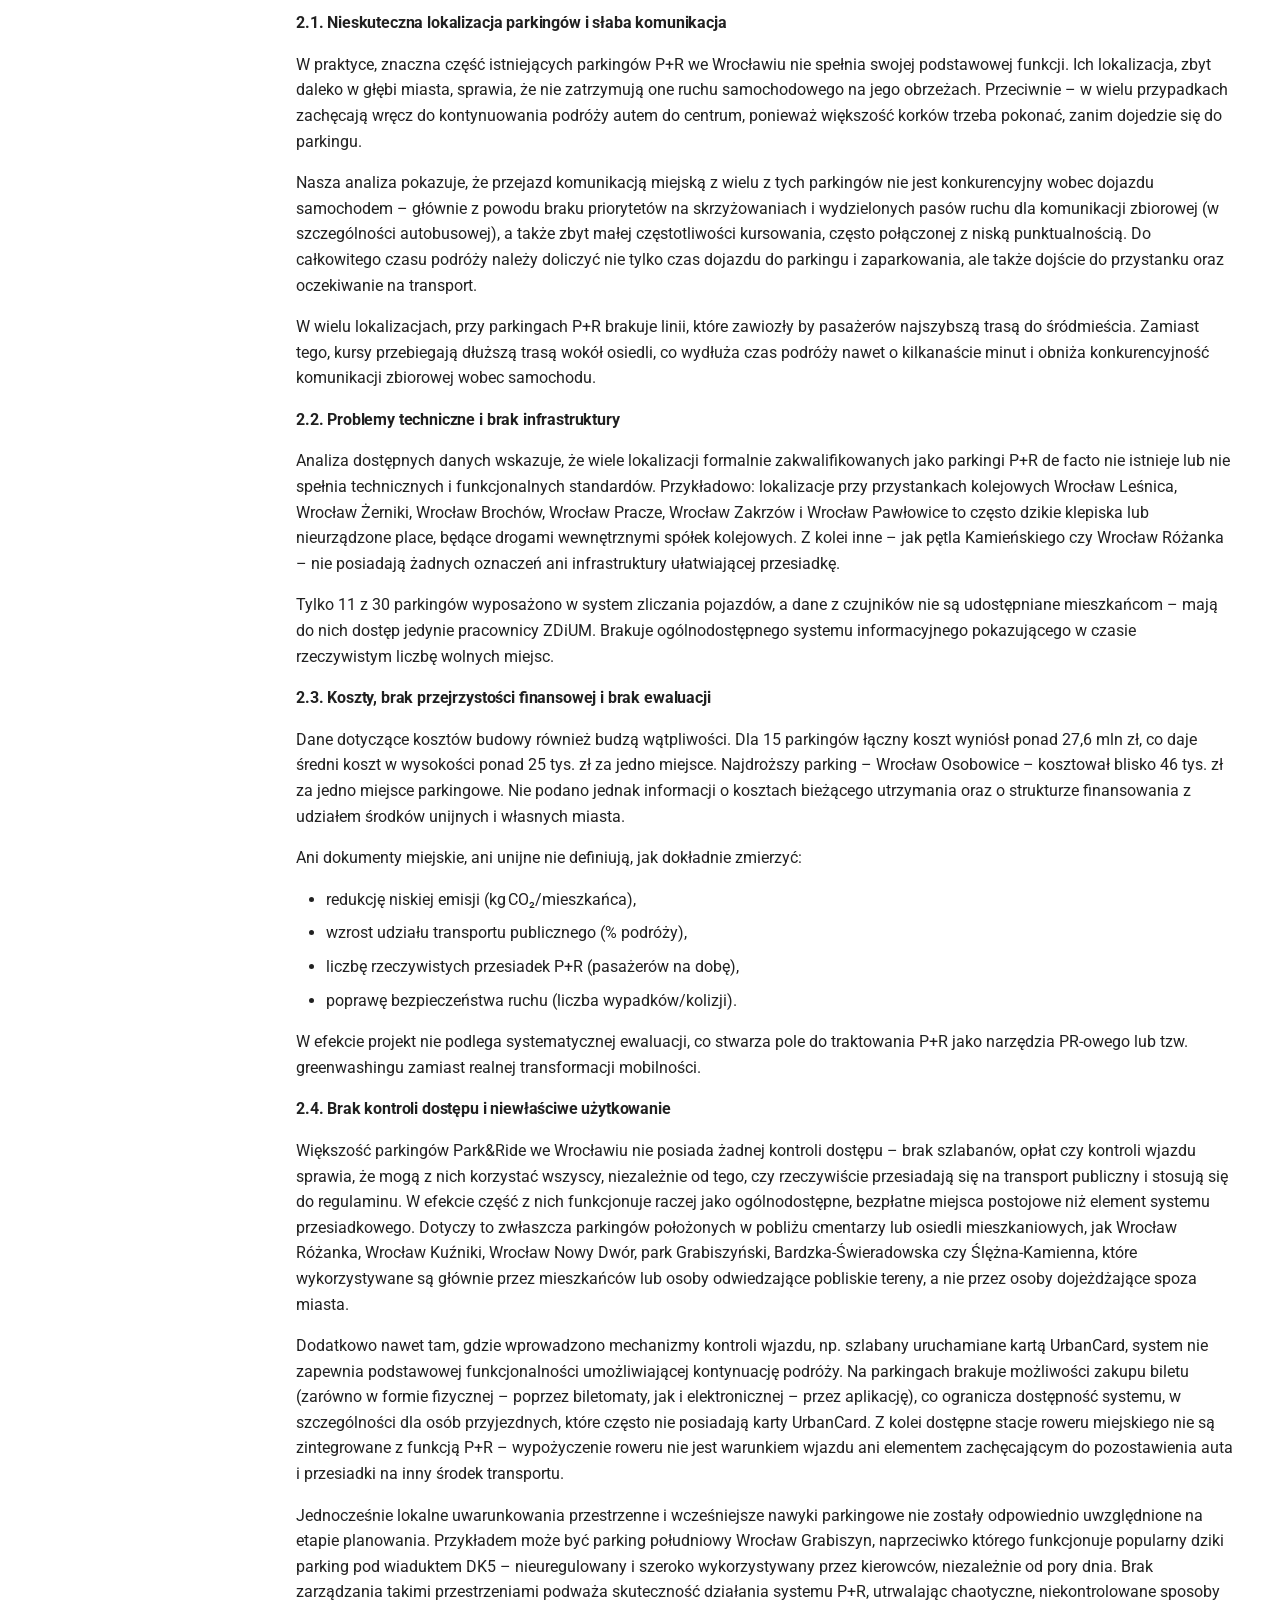
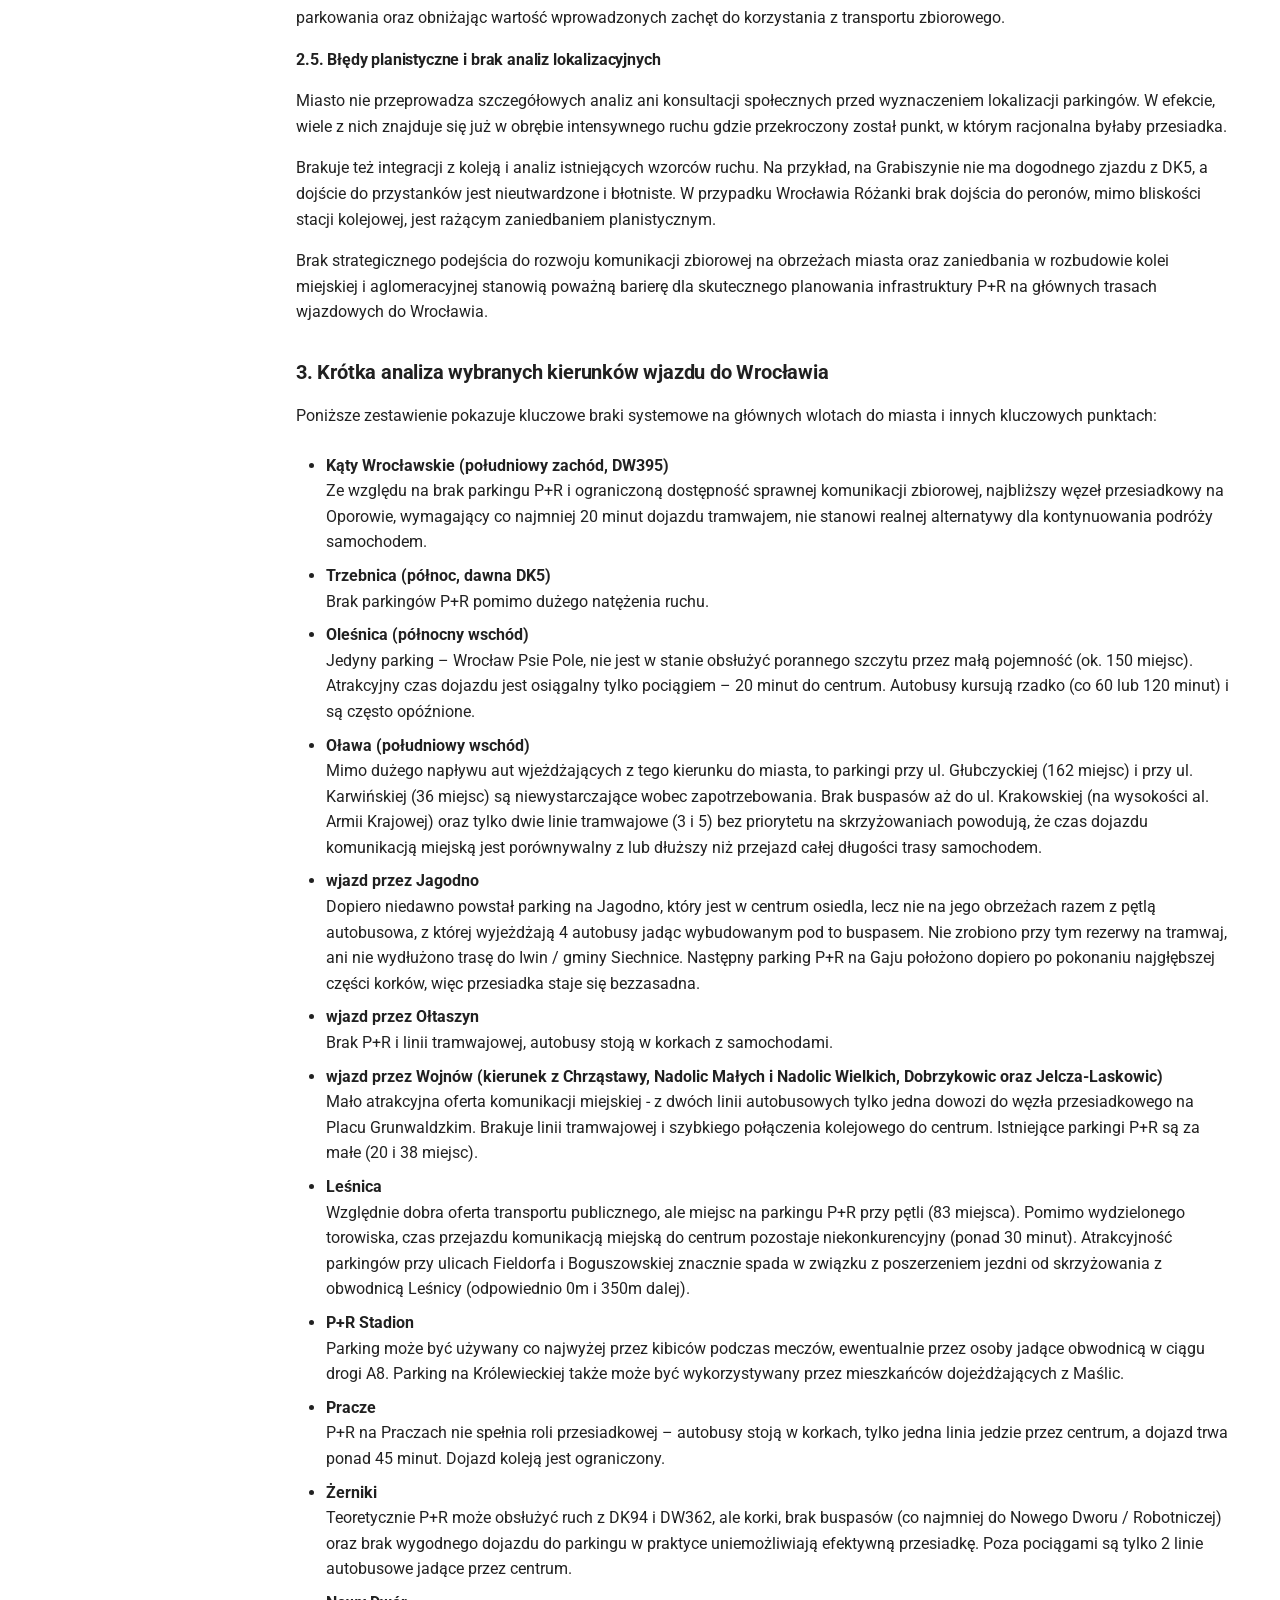
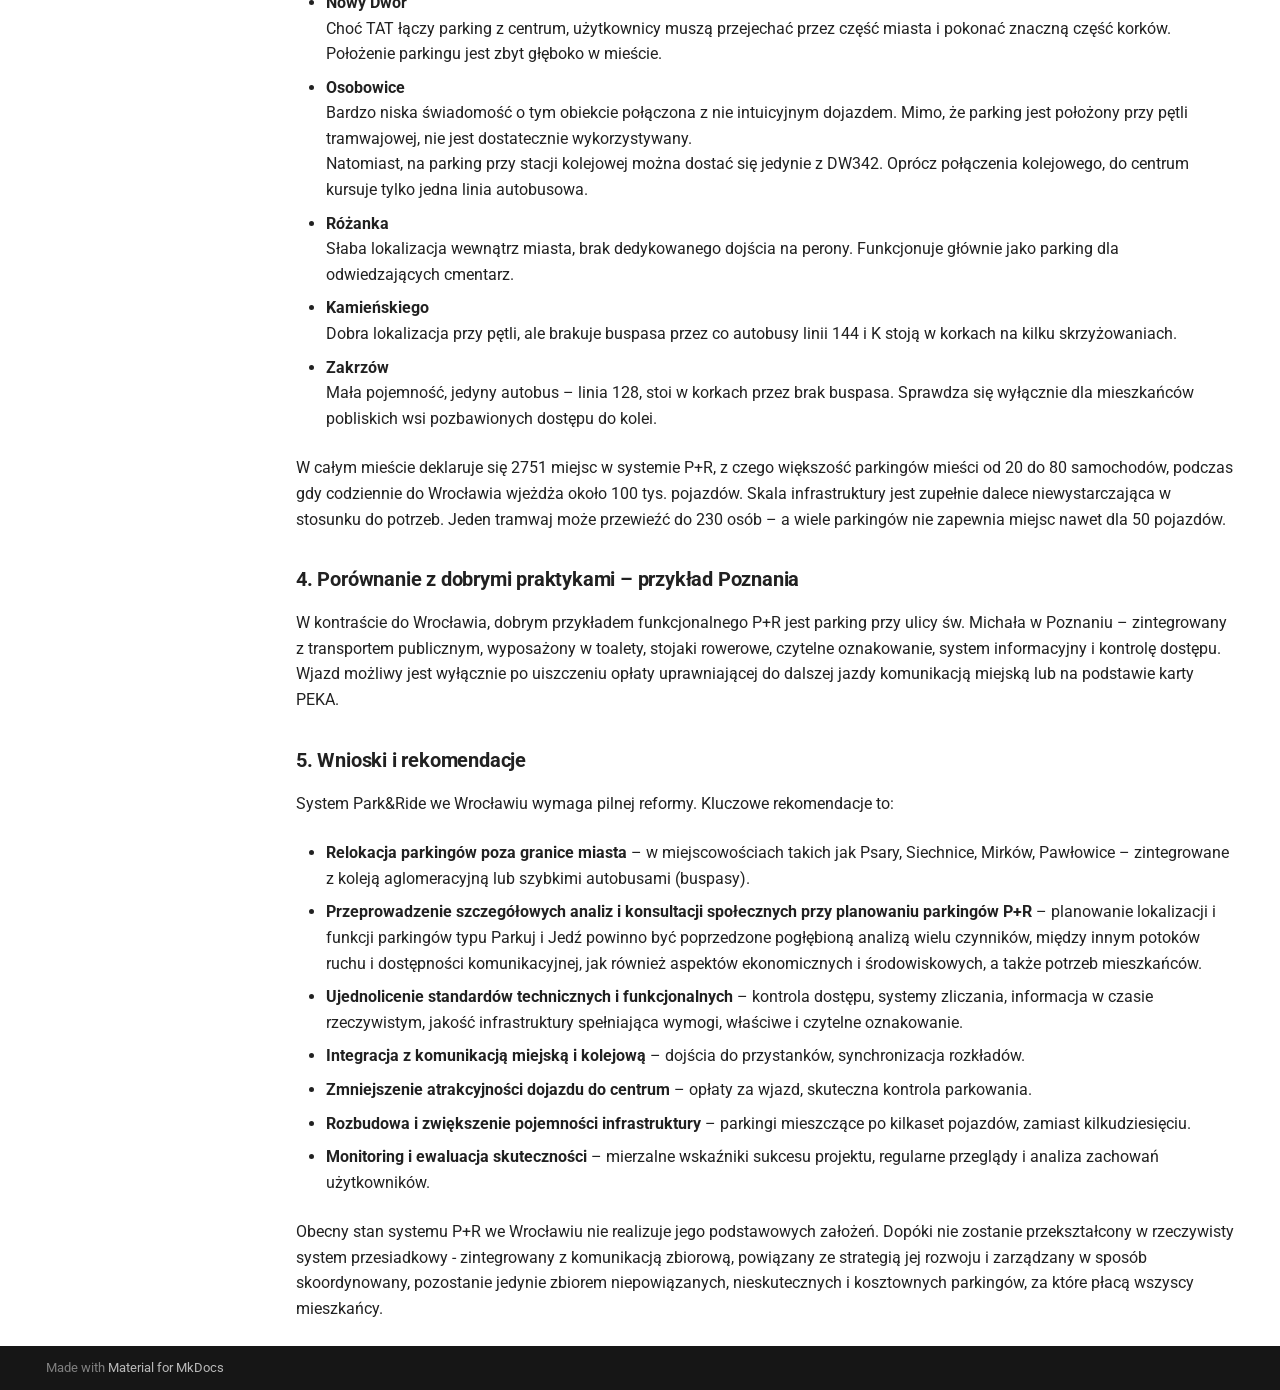
<file: Wnioski/index.html>
<!doctype html>
<html lang="en" class="no-js">
  <head>
    
      <meta charset="utf-8">
      <meta name="viewport" content="width=device-width,initial-scale=1">
      
      
      
        <link rel="canonical" href="https://github.com/AviAlex13/park-and-ride-report-Wroclaw/Wnioski/">
      
      
        <link rel="prev" href="../Table2/">
      
      
        <link rel="next" href="../info/">
      
      
      <link rel="icon" href="../assets/images/favicon.png">
      <meta name="generator" content="mkdocs-1.6.1, mkdocs-material-9.6.15">
    
    
      
        <title>Wnioski - Park & Ride Wrocław. Raport z audytu</title>
      
    
    
      <link rel="stylesheet" href="../assets/stylesheets/main.342714a4.min.css">
      
      


    
    
      
    
    
      
        
        
        <link rel="preconnect" href="https://fonts.gstatic.com" crossorigin>
        <link rel="stylesheet" href="https://fonts.googleapis.com/css?family=Roboto:300,300i,400,400i,700,700i%7CRoboto+Mono:400,400i,700,700i&display=fallback">
        <style>:root{--md-text-font:"Roboto";--md-code-font:"Roboto Mono"}</style>
      
    
    
      <link rel="stylesheet" href="../css/main.css">
    
      <link rel="stylesheet" href="../css/details.css">
    
    <script>__md_scope=new URL("..",location),__md_hash=e=>[...e].reduce(((e,_)=>(e<<5)-e+_.charCodeAt(0)),0),__md_get=(e,_=localStorage,t=__md_scope)=>JSON.parse(_.getItem(t.pathname+"."+e)),__md_set=(e,_,t=localStorage,a=__md_scope)=>{try{t.setItem(a.pathname+"."+e,JSON.stringify(_))}catch(e){}}</script>
    
      

    
    
    
  </head>
  
  
    <body dir="ltr">
  
    
    <input class="md-toggle" data-md-toggle="drawer" type="checkbox" id="__drawer" autocomplete="off">
    <input class="md-toggle" data-md-toggle="search" type="checkbox" id="__search" autocomplete="off">
    <label class="md-overlay" for="__drawer"></label>
    <div data-md-component="skip">
      
        
        <a href="#ocena-systemu-parkuj-i-jedz-parkride-we-wrocawiu-analiza-funkcjonowania-bedow-systemowych-i-rekomendacje" class="md-skip">
          Skip to content
        </a>
      
    </div>
    <div data-md-component="announce">
      
    </div>
    
    
      

<header class="md-header" data-md-component="header">
  <nav class="md-header__inner md-grid" aria-label="Header">
    <a href=".." title="Park &amp; Ride Wrocław. Raport z audytu" class="md-header__button md-logo" aria-label="Park & Ride Wrocław. Raport z audytu" data-md-component="logo">
      
  
  <svg xmlns="http://www.w3.org/2000/svg" viewBox="0 0 24 24"><path d="M12 8a3 3 0 0 0 3-3 3 3 0 0 0-3-3 3 3 0 0 0-3 3 3 3 0 0 0 3 3m0 3.54C9.64 9.35 6.5 8 3 8v11c3.5 0 6.64 1.35 9 3.54 2.36-2.19 5.5-3.54 9-3.54V8c-3.5 0-6.64 1.35-9 3.54"/></svg>

    </a>
    <label class="md-header__button md-icon" for="__drawer">
      
      <svg xmlns="http://www.w3.org/2000/svg" viewBox="0 0 24 24"><path d="M3 6h18v2H3zm0 5h18v2H3zm0 5h18v2H3z"/></svg>
    </label>
    <div class="md-header__title" data-md-component="header-title">
      <div class="md-header__ellipsis">
        <div class="md-header__topic">
          <span class="md-ellipsis">
            Park & Ride Wrocław. Raport z audytu
          </span>
        </div>
        <div class="md-header__topic" data-md-component="header-topic">
          <span class="md-ellipsis">
            
              Wnioski
            
          </span>
        </div>
      </div>
    </div>
    
    
      <script>var palette=__md_get("__palette");if(palette&&palette.color){if("(prefers-color-scheme)"===palette.color.media){var media=matchMedia("(prefers-color-scheme: light)"),input=document.querySelector(media.matches?"[data-md-color-media='(prefers-color-scheme: light)']":"[data-md-color-media='(prefers-color-scheme: dark)']");palette.color.media=input.getAttribute("data-md-color-media"),palette.color.scheme=input.getAttribute("data-md-color-scheme"),palette.color.primary=input.getAttribute("data-md-color-primary"),palette.color.accent=input.getAttribute("data-md-color-accent")}for(var[key,value]of Object.entries(palette.color))document.body.setAttribute("data-md-color-"+key,value)}</script>
    
    
    
      
      
        <label class="md-header__button md-icon" for="__search">
          
          <svg xmlns="http://www.w3.org/2000/svg" viewBox="0 0 24 24"><path d="M9.5 3A6.5 6.5 0 0 1 16 9.5c0 1.61-.59 3.09-1.56 4.23l.27.27h.79l5 5-1.5 1.5-5-5v-.79l-.27-.27A6.52 6.52 0 0 1 9.5 16 6.5 6.5 0 0 1 3 9.5 6.5 6.5 0 0 1 9.5 3m0 2C7 5 5 7 5 9.5S7 14 9.5 14 14 12 14 9.5 12 5 9.5 5"/></svg>
        </label>
        <div class="md-search" data-md-component="search" role="dialog">
  <label class="md-search__overlay" for="__search"></label>
  <div class="md-search__inner" role="search">
    <form class="md-search__form" name="search">
      <input type="text" class="md-search__input" name="query" aria-label="Search" placeholder="Search" autocapitalize="off" autocorrect="off" autocomplete="off" spellcheck="false" data-md-component="search-query" required>
      <label class="md-search__icon md-icon" for="__search">
        
        <svg xmlns="http://www.w3.org/2000/svg" viewBox="0 0 24 24"><path d="M9.5 3A6.5 6.5 0 0 1 16 9.5c0 1.61-.59 3.09-1.56 4.23l.27.27h.79l5 5-1.5 1.5-5-5v-.79l-.27-.27A6.52 6.52 0 0 1 9.5 16 6.5 6.5 0 0 1 3 9.5 6.5 6.5 0 0 1 9.5 3m0 2C7 5 5 7 5 9.5S7 14 9.5 14 14 12 14 9.5 12 5 9.5 5"/></svg>
        
        <svg xmlns="http://www.w3.org/2000/svg" viewBox="0 0 24 24"><path d="M20 11v2H8l5.5 5.5-1.42 1.42L4.16 12l7.92-7.92L13.5 5.5 8 11z"/></svg>
      </label>
      <nav class="md-search__options" aria-label="Search">
        
        <button type="reset" class="md-search__icon md-icon" title="Clear" aria-label="Clear" tabindex="-1">
          
          <svg xmlns="http://www.w3.org/2000/svg" viewBox="0 0 24 24"><path d="M19 6.41 17.59 5 12 10.59 6.41 5 5 6.41 10.59 12 5 17.59 6.41 19 12 13.41 17.59 19 19 17.59 13.41 12z"/></svg>
        </button>
      </nav>
      
    </form>
    <div class="md-search__output">
      <div class="md-search__scrollwrap" tabindex="0" data-md-scrollfix>
        <div class="md-search-result" data-md-component="search-result">
          <div class="md-search-result__meta">
            Initializing search
          </div>
          <ol class="md-search-result__list" role="presentation"></ol>
        </div>
      </div>
    </div>
  </div>
</div>
      
    
    
  </nav>
  
</header>
    
    <div class="md-container" data-md-component="container">
      
      
        
          
            
<nav class="md-tabs" aria-label="Tabs" data-md-component="tabs">
  <div class="md-grid">
    <ul class="md-tabs__list">
      
        
  
  
  
  
    <li class="md-tabs__item">
      <a href=".." class="md-tabs__link">
        
  
  
    
  
  Wstęp

      </a>
    </li>
  

      
        
  
  
  
  
    <li class="md-tabs__item">
      <a href="../Tresc/" class="md-tabs__link">
        
  
  
    
  
  Treść Raportu

      </a>
    </li>
  

      
        
  
  
  
  
    <li class="md-tabs__item">
      <a href="../Metoda/" class="md-tabs__link">
        
  
  
    
  
  Metoda Oceny

      </a>
    </li>
  

      
        
  
  
  
  
    <li class="md-tabs__item">
      <a href="../Table1/" class="md-tabs__link">
        
  
  
    
  
  Ranking P&R

      </a>
    </li>
  

      
        
  
  
  
  
    <li class="md-tabs__item">
      <a href="../Table2/" class="md-tabs__link">
        
  
  
    
  
  Cechy P&R

      </a>
    </li>
  

      
        
  
  
  
    
  
  
    <li class="md-tabs__item md-tabs__item--active">
      <a href="./" class="md-tabs__link">
        
  
  
    
  
  Wnioski

      </a>
    </li>
  

      
        
  
  
  
  
    <li class="md-tabs__item">
      <a href="../info/" class="md-tabs__link">
        
  
  
    
  
  O raporcie

      </a>
    </li>
  

      
    </ul>
  </div>
</nav>
          
        
      
      <main class="md-main" data-md-component="main">
        <div class="md-main__inner md-grid">
          
            
              
              <div class="md-sidebar md-sidebar--primary" data-md-component="sidebar" data-md-type="navigation" >
                <div class="md-sidebar__scrollwrap">
                  <div class="md-sidebar__inner">
                    


  


  

<nav class="md-nav md-nav--primary md-nav--lifted md-nav--integrated" aria-label="Navigation" data-md-level="0">
  <label class="md-nav__title" for="__drawer">
    <a href=".." title="Park &amp; Ride Wrocław. Raport z audytu" class="md-nav__button md-logo" aria-label="Park & Ride Wrocław. Raport z audytu" data-md-component="logo">
      
  
  <svg xmlns="http://www.w3.org/2000/svg" viewBox="0 0 24 24"><path d="M12 8a3 3 0 0 0 3-3 3 3 0 0 0-3-3 3 3 0 0 0-3 3 3 3 0 0 0 3 3m0 3.54C9.64 9.35 6.5 8 3 8v11c3.5 0 6.64 1.35 9 3.54 2.36-2.19 5.5-3.54 9-3.54V8c-3.5 0-6.64 1.35-9 3.54"/></svg>

    </a>
    Park & Ride Wrocław. Raport z audytu
  </label>
  
  <ul class="md-nav__list" data-md-scrollfix>
    
      
      
  
  
  
  
    <li class="md-nav__item">
      <a href=".." class="md-nav__link">
        
  
  
  <span class="md-ellipsis">
    Wstęp
    
  </span>
  

      </a>
    </li>
  

    
      
      
  
  
  
  
    <li class="md-nav__item">
      <a href="../Tresc/" class="md-nav__link">
        
  
  
  <span class="md-ellipsis">
    Treść Raportu
    
  </span>
  

      </a>
    </li>
  

    
      
      
  
  
  
  
    <li class="md-nav__item">
      <a href="../Metoda/" class="md-nav__link">
        
  
  
  <span class="md-ellipsis">
    Metoda Oceny
    
  </span>
  

      </a>
    </li>
  

    
      
      
  
  
  
  
    <li class="md-nav__item">
      <a href="../Table1/" class="md-nav__link">
        
  
  
  <span class="md-ellipsis">
    Ranking P&R
    
  </span>
  

      </a>
    </li>
  

    
      
      
  
  
  
  
    <li class="md-nav__item">
      <a href="../Table2/" class="md-nav__link">
        
  
  
  <span class="md-ellipsis">
    Cechy P&R
    
  </span>
  

      </a>
    </li>
  

    
      
      
  
  
    
  
  
  
    <li class="md-nav__item md-nav__item--active">
      
      <input class="md-nav__toggle md-toggle" type="checkbox" id="__toc">
      
      
      
        <label class="md-nav__link md-nav__link--active" for="__toc">
          
  
  
  <span class="md-ellipsis">
    Wnioski
    
  </span>
  

          <span class="md-nav__icon md-icon"></span>
        </label>
      
      <a href="./" class="md-nav__link md-nav__link--active">
        
  
  
  <span class="md-ellipsis">
    Wnioski
    
  </span>
  

      </a>
      
        

<nav class="md-nav md-nav--secondary" aria-label="Table of contents">
  
  
  
  
    <label class="md-nav__title" for="__toc">
      <span class="md-nav__icon md-icon"></span>
      Table of contents
    </label>
    <ul class="md-nav__list" data-md-component="toc" data-md-scrollfix>
      
        <li class="md-nav__item">
  <a href="#ocena-systemu-parkuj-i-jedz-parkride-we-wrocawiu-analiza-funkcjonowania-bedow-systemowych-i-rekomendacje" class="md-nav__link">
    <span class="md-ellipsis">
      Ocena systemu Parkuj i Jedź (Park&amp;Ride) we Wrocławiu: analiza funkcjonowania, błędów systemowych i rekomendacje
    </span>
  </a>
  
    <nav class="md-nav" aria-label="Ocena systemu Parkuj i Jedź (Park&amp;Ride) we Wrocławiu: analiza funkcjonowania, błędów systemowych i rekomendacje">
      <ul class="md-nav__list">
        
          <li class="md-nav__item">
  <a href="#1-zaozenia-i-cele-funkcjonowania-systemu-pr" class="md-nav__link">
    <span class="md-ellipsis">
      1. Założenia i cele funkcjonowania systemu P+R
    </span>
  </a>
  
</li>
        
          <li class="md-nav__item">
  <a href="#2-problemy-systemowe-i-niespojnosci-we-wrocawskim-systemie-pr" class="md-nav__link">
    <span class="md-ellipsis">
      2. Problemy systemowe i niespójności we wrocławskim systemie P+R
    </span>
  </a>
  
    <nav class="md-nav" aria-label="2. Problemy systemowe i niespójności we wrocławskim systemie P+R">
      <ul class="md-nav__list">
        
          <li class="md-nav__item">
  <a href="#21-nieskuteczna-lokalizacja-parkingow-i-saba-komunikacja" class="md-nav__link">
    <span class="md-ellipsis">
      2.1. Nieskuteczna lokalizacja parkingów i słaba komunikacja
    </span>
  </a>
  
</li>
        
          <li class="md-nav__item">
  <a href="#22-problemy-techniczne-i-brak-infrastruktury" class="md-nav__link">
    <span class="md-ellipsis">
      2.2. Problemy techniczne i brak infrastruktury
    </span>
  </a>
  
</li>
        
          <li class="md-nav__item">
  <a href="#23-koszty-brak-przejrzystosci-finansowej-i-brak-ewaluacji" class="md-nav__link">
    <span class="md-ellipsis">
      2.3. Koszty, brak przejrzystości finansowej i brak ewaluacji
    </span>
  </a>
  
</li>
        
          <li class="md-nav__item">
  <a href="#24-brak-kontroli-dostepu-i-niewasciwe-uzytkowanie" class="md-nav__link">
    <span class="md-ellipsis">
      2.4. Brak kontroli dostępu i niewłaściwe użytkowanie
    </span>
  </a>
  
</li>
        
          <li class="md-nav__item">
  <a href="#25-bedy-planistyczne-i-brak-analiz-lokalizacyjnych" class="md-nav__link">
    <span class="md-ellipsis">
      2.5. Błędy planistyczne i brak analiz lokalizacyjnych
    </span>
  </a>
  
</li>
        
      </ul>
    </nav>
  
</li>
        
          <li class="md-nav__item">
  <a href="#3-krotka-analiza-wybranych-kierunkow-wjazdu-do-wrocawia" class="md-nav__link">
    <span class="md-ellipsis">
      3. Krótka analiza wybranych kierunków wjazdu do Wrocławia
    </span>
  </a>
  
</li>
        
          <li class="md-nav__item">
  <a href="#4-porownanie-z-dobrymi-praktykami-przykad-poznania" class="md-nav__link">
    <span class="md-ellipsis">
      4. Porównanie z dobrymi praktykami – przykład Poznania
    </span>
  </a>
  
</li>
        
          <li class="md-nav__item">
  <a href="#5-wnioski-i-rekomendacje" class="md-nav__link">
    <span class="md-ellipsis">
      5. Wnioski i rekomendacje
    </span>
  </a>
  
</li>
        
      </ul>
    </nav>
  
</li>
      
    </ul>
  
</nav>
      
    </li>
  

    
      
      
  
  
  
  
    <li class="md-nav__item">
      <a href="../info/" class="md-nav__link">
        
  
  
  <span class="md-ellipsis">
    O raporcie
    
  </span>
  

      </a>
    </li>
  

    
  </ul>
</nav>
                  </div>
                </div>
              </div>
            
            
          
          
            <div class="md-content" data-md-component="content">
              <article class="md-content__inner md-typeset">
                
                  



  <h1>Wnioski</h1>

<h2 id="ocena-systemu-parkuj-i-jedz-parkride-we-wrocawiu-analiza-funkcjonowania-bedow-systemowych-i-rekomendacje">Ocena systemu Parkuj i Jedź (Park&amp;Ride) we Wrocławiu: analiza funkcjonowania, błędów systemowych i rekomendacje<a class="headerlink" href="#ocena-systemu-parkuj-i-jedz-parkride-we-wrocawiu-analiza-funkcjonowania-bedow-systemowych-i-rekomendacje" title="Permanent link">&para;</a></h2>
<h3 id="1-zaozenia-i-cele-funkcjonowania-systemu-pr"><strong>1. Założenia i cele funkcjonowania systemu P+R</strong><a class="headerlink" href="#1-zaozenia-i-cele-funkcjonowania-systemu-pr" title="Permanent link">&para;</a></h3>
<p>Skutecznie funkcjonujący system parkingów typu Parkuj i Jedź (P+R) stanowi złożone przedsięwzięcie, które wymaga realizacji wielu skoordynowanych działań. Jego podstawą powinna być dogłębna analiza zapotrzebowania na tego rodzaju infrastrukturę oraz racjonalne i przemyślane wyznaczenie jej lokalizacji – przede wszystkim w bezpośrednim sąsiedztwie granic miasta lub przy głównych węzłach komunikacyjnych, zanim ruch samochodowy znajdzie się w centrum miasta, korkując je.</p>
<p>Budowa i bieżące funkcjonowanie parkingów P+R musi iść w parze z zapewnieniem niezawodnej i konkurencyjnej oferty komunikacji zbiorowej. Warunkiem sukcesu jest uniezależnienie jakości transportu publicznego od ogólnego ruchu drogowego – poprzez wydzielone pasy, priorytety na skrzyżowaniach, wysoką częstotliwość kursowania i minimalizację czasu oczekiwania na przystankach. W przypadku Wrocławia oznacza to konieczność dynamicznego rozwoju kolei aglomeracyjnej, integracji połączeń z parkingami oraz tworzenia ciągów autobusowo-tramwajowych (TAT) z wyraźnym uprzywilejowaniem komunikacji miejskiej.</p>
<p>Jednocześnie, skuteczność systemu P+R musi być wspierana przez działania zniechęcające do wjazdu samochodem do centrum miasta – w tym wprowadzenie opłat za wjazd do śródmieścia, dalsze różnicowanie stawek w strefach płatnego parkowania (SPP) wraz z poszerzeniem samych SPP oraz skuteczna egzekucja zasad parkowania. Bez realnego pogorszenia warunków dla indywidualnego ruchu samochodowego w śródmieściu, kierowcy nie będą skłonni do zmiany nawyków transportowych.</p>
<p>Choć inwestycje w P+R we Wrocławiu były finansowane ze środków unijnych i budżetu miasta, to ani lokalne, ani unijne dokumenty nie określają mierzalnych wskaźników sukcesu projektu (np. redukcji liczby przejazdów transportem indywidualnym, wzrostu udziału transportu publicznego w podróżach). W praktyce, brak takich wskaźników uniemożliwia systematyczną ewaluację i optymalizację systemu.</p>
<p>Co więcej, skoro po oddaniu parkingów do eksploatacji nie weryfikuje się już, czy faktycznie spełniają one założone cele, łatwo stają się one narzędziem PR‑u lub formą tzw. greenwashingu – pozornie wpisując się w unijne cele zrównoważonej mobilności, podczas gdy ich rzeczywisty wpływ pozostaje nieznany.</p>
<p>Przypomnijmy, że <strong>głównymi założeniami projektu</strong> były:</p>
<ol>
<li><strong>Redukcja niskiej emisji transportowej</strong> w Gminie Wrocław.</li>
<li><strong>Usprawnienie mobilności</strong> mieszkańców.</li>
<li>Zwiększenie liczby miejsc postojowych <strong>przy ważnych węzłach przesiadkowych</strong>.</li>
<li>Zapewnienie możliwości <strong>bezpiecznego parkowania</strong> na P+R, co miało <strong>zwiększyć rolę transportu publicznego i rowerowego</strong>.</li>
<li><strong>Ograniczenie ruchu indywidualnego</strong>, poprawa komfortu podróży innymi rodzajami transportu oraz <strong>poprawa bezpieczeństwa uczestników ruchu</strong>.</li>
</ol>
<p>Dla większości z tych celów <strong>nie zdefiniowano żadnych mierzalnych wskaźników</strong>:</p>
<ul>
<li><strong>Emisja</strong>: brak punktu odniesienia ani metody pomiaru redukcji CO₂ lub innych zanieczyszczeń.</li>
<li><strong>Mobilność</strong>: nie określono, o ile ma wzrosnąć udział transportu publicznego ani jakie przesiadki uznać za udane.</li>
<li><strong>Przesiadki</strong>: nie ma wskaźnika minimalnej liczby użytkowników P+R w skali tygodnia lub miesiąca.</li>
<li><strong>Bezpieczeństwo</strong>: nie wiadomo, które zagrożenia miały być zmniejszone (kolizje, wypadki, kradzieże) ani jak je mierzyć.</li>
</ul>
<p>Brak takich narzędzi pomiaru oznacza, że nikt tak naprawdę nie sprawdza, czy:</p>
<ul>
<li>kierowcy faktycznie zrezygnowali z wjazdu do centrum,</li>
<li>dotychczasowi kierowcy wybrali autobus, tramwaj lub rower,</li>
<li>wzrosło rzeczywiste i odczuwalne bezpieczeństwo zarówno kierowców, jak i pieszych czy rowerzystów.</li>
</ul>
<p>Bez <strong>rzetelnych wskaźników i okresowej ewaluacji</strong> projekt łatwo może przekształcić się w hasła promocyjne bez pokrycia zamiast w narzędzie realnej zmiany w systemie zrównoważonej mobilności.</p>
<h3 id="2-problemy-systemowe-i-niespojnosci-we-wrocawskim-systemie-pr"><strong>2. Problemy systemowe i niespójności we wrocławskim systemie P+R</strong><a class="headerlink" href="#2-problemy-systemowe-i-niespojnosci-we-wrocawskim-systemie-pr" title="Permanent link">&para;</a></h3>
<h4 id="21-nieskuteczna-lokalizacja-parkingow-i-saba-komunikacja"><strong>2.1. Nieskuteczna lokalizacja parkingów i słaba komunikacja</strong><a class="headerlink" href="#21-nieskuteczna-lokalizacja-parkingow-i-saba-komunikacja" title="Permanent link">&para;</a></h4>
<p>W praktyce, znaczna część istniejących parkingów P+R we Wrocławiu nie spełnia swojej podstawowej funkcji. Ich lokalizacja, zbyt daleko w głębi miasta, sprawia, że nie zatrzymują one ruchu samochodowego na jego obrzeżach. Przeciwnie – w wielu przypadkach zachęcają wręcz do kontynuowania podróży autem do centrum, ponieważ większość korków trzeba pokonać, zanim dojedzie się do parkingu.</p>
<p>Nasza analiza pokazuje, że przejazd komunikacją miejską z wielu z tych parkingów nie jest konkurencyjny wobec dojazdu samochodem – głównie z powodu braku priorytetów na skrzyżowaniach i wydzielonych pasów ruchu dla komunikacji zbiorowej (w szczególności autobusowej), a także zbyt małej częstotliwości kursowania, często połączonej z niską punktualnością. Do całkowitego czasu podróży należy doliczyć nie tylko czas dojazdu do parkingu i zaparkowania, ale także dojście do przystanku oraz oczekiwanie na transport.</p>
<p>W wielu lokalizacjach, przy parkingach P+R brakuje linii, które zawiozły by pasażerów najszybszą trasą do śródmieścia. Zamiast tego, kursy przebiegają dłuższą trasą wokół osiedli, co wydłuża czas podróży nawet o kilkanaście minut i obniża konkurencyjność komunikacji zbiorowej wobec samochodu.</p>
<h4 id="22-problemy-techniczne-i-brak-infrastruktury"><strong>2.2. Problemy techniczne i brak infrastruktury</strong><a class="headerlink" href="#22-problemy-techniczne-i-brak-infrastruktury" title="Permanent link">&para;</a></h4>
<p>Analiza dostępnych danych wskazuje, że wiele lokalizacji formalnie zakwalifikowanych jako parkingi P+R de facto nie istnieje lub nie spełnia technicznych i funkcjonalnych standardów. Przykładowo: lokalizacje przy przystankach kolejowych Wrocław Leśnica, Wrocław Żerniki, Wrocław Brochów, Wrocław Pracze, Wrocław Zakrzów i Wrocław Pawłowice to często dzikie klepiska lub nieurządzone place, będące drogami wewnętrznymi spółek kolejowych. Z kolei inne – jak pętla Kamieńskiego czy Wrocław Różanka – nie posiadają żadnych oznaczeń ani infrastruktury ułatwiającej przesiadkę.</p>
<p>Tylko 11 z 30 parkingów wyposażono w system zliczania pojazdów, a dane z czujników nie są udostępniane mieszkańcom – mają do nich dostęp jedynie pracownicy ZDiUM. Brakuje ogólnodostępnego systemu informacyjnego pokazującego w czasie rzeczywistym liczbę wolnych miejsc.</p>
<h4 id="23-koszty-brak-przejrzystosci-finansowej-i-brak-ewaluacji"><strong>2.3. Koszty, brak przejrzystości finansowej i brak ewaluacji</strong><a class="headerlink" href="#23-koszty-brak-przejrzystosci-finansowej-i-brak-ewaluacji" title="Permanent link">&para;</a></h4>
<p>Dane dotyczące kosztów budowy również budzą wątpliwości. Dla 15 parkingów łączny koszt wyniósł ponad 27,6 mln zł, co daje średni koszt w wysokości ponad 25 tys. zł za jedno miejsce. Najdroższy parking – Wrocław Osobowice – kosztował blisko 46 tys. zł za jedno miejsce parkingowe. Nie podano jednak informacji o kosztach bieżącego utrzymania oraz o strukturze finansowania z udziałem środków unijnych i własnych miasta.</p>
<p>Ani dokumenty miejskie, ani unijne nie definiują, jak dokładnie zmierzyć:</p>
<ul>
<li>redukcję niskiej emisji (kg CO₂/mieszkańca),</li>
<li>wzrost udziału transportu publicznego (% podróży),</li>
<li>liczbę rzeczywistych przesiadek P+R (pasażerów na dobę),</li>
<li>poprawę bezpieczeństwa ruchu (liczba wypadków/kolizji).</li>
</ul>
<p>W efekcie projekt nie podlega systematycznej ewaluacji, co stwarza pole do traktowania P+R jako narzędzia PR‑owego lub tzw. greenwashingu zamiast realnej transformacji mobilności.</p>
<h4 id="24-brak-kontroli-dostepu-i-niewasciwe-uzytkowanie"><strong>2.4. Brak kontroli dostępu i niewłaściwe użytkowanie</strong><a class="headerlink" href="#24-brak-kontroli-dostepu-i-niewasciwe-uzytkowanie" title="Permanent link">&para;</a></h4>
<p>Większość parkingów Park&amp;Ride we Wrocławiu nie posiada żadnej kontroli dostępu – brak szlabanów, opłat czy kontroli wjazdu sprawia, że mogą z nich korzystać wszyscy, niezależnie od tego, czy rzeczywiście przesiadają się na transport publiczny i stosują się do regulaminu. W efekcie część z nich funkcjonuje raczej jako ogólnodostępne, bezpłatne miejsca postojowe niż element systemu przesiadkowego. Dotyczy to zwłaszcza parkingów położonych w pobliżu cmentarzy lub osiedli mieszkaniowych, jak Wrocław Różanka, Wrocław Kuźniki, Wrocław Nowy Dwór, park Grabiszyński, Bardzka-Świeradowska czy Ślężna-Kamienna, które wykorzystywane są głównie przez mieszkańców lub osoby odwiedzające pobliskie tereny, a nie przez osoby dojeżdżające spoza miasta.</p>
<p>Dodatkowo nawet tam, gdzie wprowadzono mechanizmy kontroli wjazdu, np. szlabany uruchamiane kartą UrbanCard, system nie zapewnia podstawowej funkcjonalności umożliwiającej kontynuację podróży. Na parkingach brakuje możliwości zakupu biletu (zarówno w formie fizycznej – poprzez biletomaty, jak i elektronicznej – przez aplikację), co ogranicza dostępność systemu, w szczególności dla osób przyjezdnych, które często nie posiadają karty UrbanCard. Z kolei dostępne stacje roweru miejskiego nie są zintegrowane z funkcją P+R – wypożyczenie roweru nie jest warunkiem wjazdu ani elementem zachęcającym do pozostawienia auta i przesiadki na inny środek transportu.</p>
<p>Jednocześnie lokalne uwarunkowania przestrzenne i wcześniejsze nawyki parkingowe nie zostały odpowiednio uwzględnione na etapie planowania. Przykładem może być parking południowy Wrocław Grabiszyn, naprzeciwko którego funkcjonuje popularny dziki parking pod wiaduktem DK5 – nieuregulowany i szeroko wykorzystywany przez kierowców, niezależnie od pory dnia. Brak zarządzania takimi przestrzeniami podważa skuteczność działania systemu P+R, utrwalając chaotyczne, niekontrolowane sposoby parkowania oraz obniżając wartość wprowadzonych zachęt do korzystania z transportu zbiorowego.</p>
<h4 id="25-bedy-planistyczne-i-brak-analiz-lokalizacyjnych"><strong>2.5. Błędy planistyczne i brak analiz lokalizacyjnych</strong><a class="headerlink" href="#25-bedy-planistyczne-i-brak-analiz-lokalizacyjnych" title="Permanent link">&para;</a></h4>
<p>Miasto nie przeprowadza szczegółowych analiz ani konsultacji społecznych przed wyznaczeniem lokalizacji parkingów. W efekcie, wiele z nich znajduje się już w obrębie intensywnego ruchu gdzie przekroczony został punkt, w którym racjonalna byłaby przesiadka.</p>
<p>Brakuje też integracji z koleją i analiz istniejących wzorców ruchu. Na przykład, na Grabiszynie nie ma dogodnego zjazdu z DK5, a dojście do przystanków jest nieutwardzone i błotniste. W przypadku Wrocławia Różanki brak dojścia do peronów, mimo bliskości stacji kolejowej, jest rażącym zaniedbaniem planistycznym.</p>
<p>Brak strategicznego podejścia do rozwoju komunikacji zbiorowej na obrzeżach miasta oraz zaniedbania w rozbudowie kolei miejskiej i aglomeracyjnej stanowią poważną barierę dla skutecznego planowania infrastruktury P+R na głównych trasach wjazdowych do Wrocławia.</p>
<h3 id="3-krotka-analiza-wybranych-kierunkow-wjazdu-do-wrocawia"><strong>3. Krótka analiza wybranych kierunków wjazdu do Wrocławia</strong><a class="headerlink" href="#3-krotka-analiza-wybranych-kierunkow-wjazdu-do-wrocawia" title="Permanent link">&para;</a></h3>
<p>Poniższe zestawienie pokazuje kluczowe braki systemowe na głównych wlotach do miasta i innych kluczowych punktach:</p>
<ul>
<li>
<p><strong>Kąty Wrocławskie (południowy zachód, DW395)</strong>
  <br>Ze względu na brak parkingu P+R i ograniczoną dostępność sprawnej komunikacji zbiorowej, najbliższy węzeł przesiadkowy na Oporowie, wymagający co najmniej 20 minut dojazdu tramwajem, nie stanowi realnej alternatywy dla kontynuowania podróży samochodem.</p>
</li>
<li>
<p><strong>Trzebnica (północ, dawna DK5)</strong>
  <br>Brak parkingów P+R pomimo dużego natężenia ruchu.</p>
</li>
<li>
<p><strong>Oleśnica (północny wschód)</strong>
  <br>Jedyny parking – Wrocław Psie Pole, nie jest w stanie obsłużyć porannego szczytu przez małą pojemność (ok. 150 miejsc). Atrakcyjny czas dojazdu jest osiągalny tylko pociągiem – 20 minut do centrum. Autobusy kursują rzadko (co 60 lub 120 minut) i są często opóźnione.</p>
</li>
<li>
<p><strong>Oława (południowy wschód)</strong>
  <br>Mimo dużego napływu aut wjeżdżających z tego kierunku do miasta, to parkingi przy ul. Głubczyckiej (162 miejsc) i przy ul. Karwińskiej (36 miejsc) są niewystarczające wobec zapotrzebowania. Brak buspasów aż do ul. Krakowskiej (na wysokości al. Armii Krajowej) oraz tylko dwie linie tramwajowe (3 i 5) bez priorytetu na skrzyżowaniach powodują, że czas dojazdu komunikacją miejską jest porównywalny z lub dłuższy niż przejazd całej długości trasy samochodem.</p>
</li>
<li>
<p><strong>wjazd przez Jagodno</strong>
  <br>Dopiero niedawno powstał parking na Jagodno, który jest w centrum osiedla, lecz nie na jego obrzeżach razem z pętlą autobusowa, z której wyjeżdżają 4 autobusy jadąc wybudowanym pod to buspasem. Nie zrobiono przy tym rezerwy na tramwaj, ani nie wydłużono trasę do Iwin / gminy Siechnice. Następny parking P+R na Gaju położono dopiero po pokonaniu najgłębszej części korków, więc przesiadka staje się bezzasadna.</p>
</li>
<li>
<p><strong>wjazd przez Ołtaszyn</strong>
  <br>Brak P+R i linii tramwajowej, autobusy stoją w korkach z samochodami.</p>
</li>
<li>
<p><strong>wjazd przez Wojnów (kierunek z Chrząstawy, Nadolic Małych i Nadolic Wielkich, Dobrzykowic oraz Jelcza-Laskowic)</strong>
  <br>Mało atrakcyjna oferta komunikacji miejskiej - z dwóch linii autobusowych tylko jedna dowozi do węzła przesiadkowego na Placu Grunwaldzkim. Brakuje linii tramwajowej i szybkiego połączenia kolejowego do centrum. Istniejące parkingi P+R są za małe (20 i 38 miejsc).</p>
</li>
<li>
<p><strong>Leśnica</strong>
  <br>Względnie dobra oferta transportu publicznego, ale miejsc na parkingu P+R przy pętli (83 miejsca). Pomimo wydzielonego torowiska, czas przejazdu komunikacją miejską do centrum pozostaje niekonkurencyjny (ponad 30 minut). Atrakcyjność parkingów przy ulicach Fieldorfa i Boguszowskiej znacznie spada w związku z poszerzeniem jezdni od skrzyżowania z obwodnicą Leśnicy (odpowiednio 0m i 350m dalej).</p>
</li>
<li>
<p><strong>P+R Stadion</strong>
  <br>Parking może być używany co najwyżej przez kibiców podczas meczów, ewentualnie przez osoby jadące obwodnicą w ciągu drogi A8. Parking na Królewieckiej także może być wykorzystywany przez mieszkańców dojeżdżających z Maślic.</p>
</li>
<li>
<p><strong>Pracze</strong>
  <br>P+R na Praczach nie spełnia roli przesiadkowej – autobusy stoją w korkach, tylko jedna linia jedzie przez centrum, a dojazd trwa ponad 45 minut. Dojazd koleją jest ograniczony.</p>
</li>
<li>
<p><strong>Żerniki</strong>
  <br>Teoretycznie P+R może obsłużyć ruch z DK94 i DW362, ale korki, brak buspasów (co najmniej do Nowego Dworu / Robotniczej) oraz brak wygodnego dojazdu do parkingu w praktyce uniemożliwiają efektywną przesiadkę. Poza pociągami są tylko 2 linie autobusowe jadące przez centrum.</p>
</li>
<li>
<p><strong>Nowy Dwór</strong>
  <br>Choć TAT łączy parking z centrum, użytkownicy muszą przejechać przez część miasta i pokonać znaczną część korków. Położenie parkingu jest zbyt głęboko w mieście.</p>
</li>
<li>
<p><strong>Osobowice</strong>
  <br>Bardzo niska świadomość o tym obiekcie połączona z nie intuicyjnym dojazdem. Mimo, że parking jest położony przy pętli tramwajowej, nie jest dostatecznie wykorzystywany.
  <br>Natomiast, na parking przy stacji kolejowej można dostać się jedynie z DW342. Oprócz połączenia kolejowego, do centrum kursuje tylko jedna linia autobusowa.</p>
</li>
<li>
<p><strong>Różanka</strong>
  <br>Słaba lokalizacja wewnątrz miasta, brak dedykowanego dojścia na perony. Funkcjonuje głównie jako parking dla odwiedzających cmentarz.</p>
</li>
<li>
<p><strong>Kamieńskiego</strong>
  <br>Dobra lokalizacja przy pętli, ale brakuje buspasa przez co autobusy linii 144 i K stoją w korkach na kilku skrzyżowaniach.</p>
</li>
<li>
<p><strong>Zakrzów</strong>
  <br>Mała pojemność, jedyny autobus – linia 128, stoi w korkach przez brak buspasa. Sprawdza się wyłącznie dla mieszkańców pobliskich wsi pozbawionych dostępu do kolei.</p>
</li>
</ul>
<p>W całym mieście deklaruje się 2751 miejsc w systemie P+R, z czego większość parkingów mieści od 20 do 80 samochodów, podczas gdy codziennie do Wrocławia wjeżdża około 100 tys. pojazdów. Skala infrastruktury jest zupełnie dalece niewystarczająca w stosunku do potrzeb. Jeden tramwaj może przewieźć do 230 osób – a wiele parkingów nie zapewnia miejsc nawet dla 50 pojazdów.</p>
<h3 id="4-porownanie-z-dobrymi-praktykami-przykad-poznania"><strong>4. Porównanie z dobrymi praktykami – przykład Poznania</strong><a class="headerlink" href="#4-porownanie-z-dobrymi-praktykami-przykad-poznania" title="Permanent link">&para;</a></h3>
<p>W kontraście do Wrocławia, dobrym przykładem funkcjonalnego P+R jest parking przy ulicy św. Michała w Poznaniu – zintegrowany z transportem publicznym, wyposażony w toalety, stojaki rowerowe, czytelne oznakowanie, system informacyjny i kontrolę dostępu. Wjazd możliwy jest wyłącznie po uiszczeniu opłaty uprawniającej do dalszej jazdy komunikacją miejską lub na podstawie karty PEKA.</p>
<h3 id="5-wnioski-i-rekomendacje"><strong>5. Wnioski i rekomendacje</strong><a class="headerlink" href="#5-wnioski-i-rekomendacje" title="Permanent link">&para;</a></h3>
<p>System Park&amp;Ride we Wrocławiu wymaga pilnej reformy. Kluczowe rekomendacje to:</p>
<ul>
<li>
<p><strong>Relokacja parkingów poza granice miasta</strong> – w miejscowościach takich jak Psary, Siechnice, Mirków, Pawłowice – zintegrowane z koleją aglomeracyjną lub szybkimi autobusami (buspasy).</p>
</li>
<li>
<p><strong>Przeprowadzenie szczegółowych analiz i konsultacji społecznych przy planowaniu parkingów P+R</strong> – planowanie lokalizacji i funkcji parkingów typu Parkuj i Jedź powinno być poprzedzone pogłębioną analizą wielu czynników, między innym potoków ruchu i dostępności komunikacyjnej, jak również aspektów ekonomicznych i środowiskowych, a także potrzeb mieszkańców.</p>
</li>
<li>
<p><strong>Ujednolicenie standardów technicznych i funkcjonalnych</strong> – kontrola dostępu, systemy zliczania, informacja w czasie rzeczywistym, jakość infrastruktury spełniająca wymogi, właściwe i czytelne oznakowanie.</p>
</li>
<li>
<p><strong>Integracja z komunikacją miejską i kolejową</strong> – dojścia do przystanków, synchronizacja rozkładów.</p>
</li>
<li>
<p><strong>Zmniejszenie atrakcyjności dojazdu do centrum</strong> – opłaty za wjazd, skuteczna kontrola parkowania.</p>
</li>
<li>
<p><strong>Rozbudowa i zwiększenie pojemności infrastruktury</strong> – parkingi mieszczące po kilkaset pojazdów, zamiast kilkudziesięciu.</p>
</li>
<li>
<p><strong>Monitoring i ewaluacja skuteczności</strong> – mierzalne wskaźniki sukcesu projektu, regularne przeglądy i analiza zachowań użytkowników.</p>
</li>
</ul>
<p>Obecny stan systemu P+R we Wrocławiu nie realizuje jego podstawowych założeń. Dopóki nie zostanie przekształcony w rzeczywisty system przesiadkowy - zintegrowany z komunikacją zbiorową, powiązany ze strategią jej rozwoju i zarządzany w sposób skoordynowany, pozostanie jedynie zbiorem niepowiązanych, nieskutecznych i kosztownych parkingów, za które płacą wszyscy mieszkańcy.</p>












                
              </article>
            </div>
          
          
  <script>var tabs=__md_get("__tabs");if(Array.isArray(tabs))e:for(var set of document.querySelectorAll(".tabbed-set")){var labels=set.querySelector(".tabbed-labels");for(var tab of tabs)for(var label of labels.getElementsByTagName("label"))if(label.innerText.trim()===tab){var input=document.getElementById(label.htmlFor);input.checked=!0;continue e}}</script>

<script>var target=document.getElementById(location.hash.slice(1));target&&target.name&&(target.checked=target.name.startsWith("__tabbed_"))</script>
        </div>
        
      </main>
      
        <footer class="md-footer">
  
  <div class="md-footer-meta md-typeset">
    <div class="md-footer-meta__inner md-grid">
      <div class="md-copyright">
  
  
    Made with
    <a href="https://squidfunk.github.io/mkdocs-material/" target="_blank" rel="noopener">
      Material for MkDocs
    </a>
  
</div>
      
    </div>
  </div>
</footer>
      
    </div>
    <div class="md-dialog" data-md-component="dialog">
      <div class="md-dialog__inner md-typeset"></div>
    </div>
    
    
    
      
      <script id="__config" type="application/json">{"base": "..", "features": ["navigation.tabs", "navigation.sections", "toc.integrate", "content.code.copy", "content.tabs.link", "content.action.edit", "content.action.view"], "search": "../assets/javascripts/workers/search.d50fe291.min.js", "tags": null, "translations": {"clipboard.copied": "Copied to clipboard", "clipboard.copy": "Copy to clipboard", "search.result.more.one": "1 more on this page", "search.result.more.other": "# more on this page", "search.result.none": "No matching documents", "search.result.one": "1 matching document", "search.result.other": "# matching documents", "search.result.placeholder": "Type to start searching", "search.result.term.missing": "Missing", "select.version": "Select version"}, "version": null}</script>
    
    
      <script src="../assets/javascripts/bundle.56ea9cef.min.js"></script>
      
    
  </body>
</html>
</file>
<file: css/main.css>
/*IMAGES*/

/* 1) Ensure images keep their aspect ratio */
.md-content img {
  height: auto;
}

/* 2) Turn every image in a multi‑image paragraph into an inline‑block “cell” */
.md-content > p img {
  display: inline-block;
  width: calc(33.333% - 1rem); /* 3 columns by default, minus gap */
  margin: 0.5rem; /* gap around each image */
  vertical-align: top;
}

/* 3) On narrower screens, stack into 1 column */
@media (max-width: 600px) {
  .md-content > p img {
    width: 100%;
    margin: 0 0 1rem; /* more vertical breathing room */
  }
}

/*TABLES*/

.table-wrapper {
  overflow: auto;
  width: 100%;
  max-height: 90vh;
  position: relative;
}

.ritz .waffle {
  width: 100%;
  table-layout: fixed; /* switch back to auto, or fixed + colgroup widths */
  border-collapse: separate;
  border-spacing: 0;
}

/* Freeze header row */
.waffle thead th {
  position: sticky;
  top: 0;
  background: white;
  z-index: 10;
}

/* Freeze first column */
.waffle tbody td.s2[rowspan],
.waffle thead th.s2 {
  position: sticky;
  left: 0;
  background: white;
  z-index: 5;
}

/* Ensure top-left cell stays above all */
.waffle thead tr:first-child th:first-child {
  position: sticky;
  top: 0;
  left: 0;
  z-index: 15;
}

/* Body cells: default stacking */
.ritz .waffle tbody td,
.ritz .waffle tbody th {
  position: static; /* default flow */
  z-index: auto;
}

/* Other cell‑formatting rules */
.ritz .waffle td,
.ritz .waffle th {
  box-sizing: border-box;
  white-space: nowrap;
  overflow: auto;
  text-overflow: ellipsis;
  padding: 1px 3px;
  line-height: 1.2;
}

.ritz .waffle tr {
  height: auto !important; /* let content dictate */
  min-height: 20px; /* if you really want a floor */
}

.ritz .waffle th.wide,
.ritz .waffle td.wide {
  width: 450px !important;
  white-space: normal;
  overflow: auto;
  text-overflow: ellipsis;
}

/* existing .s0–.s4 rules still apply */

/* Filter row styles */
/*.ritz .waffle .filter-row input {
  width: 100%;
  padding: 2px 4px;
  box-sizing: border-box;
  font-size: 10pt;
}
*/

/*PAGE*/

.md-header {
  z-index: 20; /* ensure it stays above other content */
}

.md-header--shadow {
  box-shadow: none; /* remove default shadow */
  z-index: 20; /* ensure it stays above other content */
}

.md-tabs {
  position: fixed; /* ensure it doesn’t collapse */
  z-index: 19; /* ensure it stays above other content */
}

.md-tabs[hidden] {
  pointer-events: initial; /* allow clicks to pass through */
  position: fixed; /* ensure it doesn’t collapse */
  z-index: 19; /* ensure it stays above other content */
}

.md-tabs[hidden] .md-tabs__link {
  opacity: 0.7; /* ensure links are visible */
  pointer-events: initial; /* allow clicks to pass through */
  transform: translateY(0);
}

.md-tabs[hidden] .md-tabs__link:hover {
  opacity: 1; /* ensure links are visible on hover */
}

.md-sidebar {
  z-index: 18; /* ensure sidebar is visible on small screens e.g. phones */
}

.md-overlay {
  z-index: 16; /* semi-transparent overlay on small screens should be higher than any content on the page */
}
</file>
<file: css/details.css>
/* ——————————————————————————————————————————
   Base styles & marker removal
   ——————————————————————————————————————————*/

/* Reset default disclosure and list markers */
details summary::marker,
details summary::-webkit-details-marker {
  display: none;
}

/* Base <details> container */
details {
  border: 1px solid #ccc;
  background: #f9f9f9;
  border-radius: 6px;
  margin-bottom: 1em;
  padding: 0.5em 1em;
  transition: background 0.3s ease;
}

/* <summary> layout & interaction */
details summary {
  list-style: none;
  display: flex;
  align-items: center; /* vertically center children */
  gap: 0.5em; /* space between icon & text */
  cursor: pointer;
}

/* Custom icon placeholder */
details summary::before {
  content: '';
  font-size: 1.2em;
  line-height: 1;
  /* no absolute positioning needed */
}

/* ——————————————————————————————————————————
   Variant theming
   ——————————————————————————————————————————*/

/* Camera sections */
details.camera {
  background: #fff9e6;
  border-left: 4px solid #f0ad4e;
  font-size: medium;
}
details.camera summary::before {
  content: '📷';
}

/* Notes sections */
details.notes {
  background: #e6f9f0;
  border-left: 4px solid #5cb85c;
  font-size: medium;
}
details.notes summary::before {
  content: '📝';
}
</file>
<file: assets/stylesheets/main.342714a4.min.css>
@charset "UTF-8";html{-webkit-text-size-adjust:none;-moz-text-size-adjust:none;text-size-adjust:none;box-sizing:border-box}*,:after,:before{box-sizing:inherit}@media (prefers-reduced-motion){*,:after,:before{transition:none!important}}body{margin:0}a,button,input,label{-webkit-tap-highlight-color:transparent}a{color:inherit;text-decoration:none}hr{border:0;box-sizing:initial;display:block;height:.05rem;overflow:visible;padding:0}small{font-size:80%}sub,sup{line-height:1em}img{border-style:none}table{border-collapse:initial;border-spacing:0}td,th{font-weight:400;vertical-align:top}button{background:#0000;border:0;font-family:inherit;font-size:inherit;margin:0;padding:0}input{border:0;outline:none}:root{--md-primary-fg-color:#4051b5;--md-primary-fg-color--light:#5d6cc0;--md-primary-fg-color--dark:#303fa1;--md-primary-bg-color:#fff;--md-primary-bg-color--light:#ffffffb3;--md-accent-fg-color:#526cfe;--md-accent-fg-color--transparent:#526cfe1a;--md-accent-bg-color:#fff;--md-accent-bg-color--light:#ffffffb3}[data-md-color-scheme=default]{color-scheme:light}[data-md-color-scheme=default] img[src$="#gh-dark-mode-only"],[data-md-color-scheme=default] img[src$="#only-dark"]{display:none}:root,[data-md-color-scheme=default]{--md-hue:225deg;--md-default-fg-color:#000000de;--md-default-fg-color--light:#0000008a;--md-default-fg-color--lighter:#00000052;--md-default-fg-color--lightest:#00000012;--md-default-bg-color:#fff;--md-default-bg-color--light:#ffffffb3;--md-default-bg-color--lighter:#ffffff4d;--md-default-bg-color--lightest:#ffffff1f;--md-code-fg-color:#36464e;--md-code-bg-color:#f5f5f5;--md-code-hl-color:#4287ff;--md-code-hl-color--light:#4287ff1a;--md-code-hl-number-color:#d52a2a;--md-code-hl-special-color:#db1457;--md-code-hl-function-color:#a846b9;--md-code-hl-constant-color:#6e59d9;--md-code-hl-keyword-color:#3f6ec6;--md-code-hl-string-color:#1c7d4d;--md-code-hl-name-color:var(--md-code-fg-color);--md-code-hl-operator-color:var(--md-default-fg-color--light);--md-code-hl-punctuation-color:var(--md-default-fg-color--light);--md-code-hl-comment-color:var(--md-default-fg-color--light);--md-code-hl-generic-color:var(--md-default-fg-color--light);--md-code-hl-variable-color:var(--md-default-fg-color--light);--md-typeset-color:var(--md-default-fg-color);--md-typeset-a-color:var(--md-primary-fg-color);--md-typeset-del-color:#f5503d26;--md-typeset-ins-color:#0bd57026;--md-typeset-kbd-color:#fafafa;--md-typeset-kbd-accent-color:#fff;--md-typeset-kbd-border-color:#b8b8b8;--md-typeset-mark-color:#ffff0080;--md-typeset-table-color:#0000001f;--md-typeset-table-color--light:rgba(0,0,0,.035);--md-admonition-fg-color:var(--md-default-fg-color);--md-admonition-bg-color:var(--md-default-bg-color);--md-warning-fg-color:#000000de;--md-warning-bg-color:#ff9;--md-footer-fg-color:#fff;--md-footer-fg-color--light:#ffffffb3;--md-footer-fg-color--lighter:#ffffff73;--md-footer-bg-color:#000000de;--md-footer-bg-color--dark:#00000052;--md-shadow-z1:0 0.2rem 0.5rem #0000000d,0 0 0.05rem #0000001a;--md-shadow-z2:0 0.2rem 0.5rem #0000001a,0 0 0.05rem #00000040;--md-shadow-z3:0 0.2rem 0.5rem #0003,0 0 0.05rem #00000059}.md-icon svg{fill:currentcolor;display:block;height:1.2rem;width:1.2rem}body{-webkit-font-smoothing:antialiased;-moz-osx-font-smoothing:grayscale;--md-text-font-family:var(--md-text-font,_),-apple-system,BlinkMacSystemFont,Helvetica,Arial,sans-serif;--md-code-font-family:var(--md-code-font,_),SFMono-Regular,Consolas,Menlo,monospace}aside,body,input{font-feature-settings:"kern","liga";color:var(--md-typeset-color);font-family:var(--md-text-font-family)}code,kbd,pre{font-feature-settings:"kern";font-family:var(--md-code-font-family)}:root{--md-typeset-table-sort-icon:url('data:image/svg+xml;charset=utf-8,<svg xmlns="http://www.w3.org/2000/svg" viewBox="0 0 24 24"><path d="m18 21-4-4h3V7h-3l4-4 4 4h-3v10h3M2 19v-2h10v2M2 13v-2h7v2M2 7V5h4v2z"/></svg>');--md-typeset-table-sort-icon--asc:url('data:image/svg+xml;charset=utf-8,<svg xmlns="http://www.w3.org/2000/svg" viewBox="0 0 24 24"><path d="M19 17h3l-4 4-4-4h3V3h2M2 17h10v2H2M6 5v2H2V5m0 6h7v2H2z"/></svg>');--md-typeset-table-sort-icon--desc:url('data:image/svg+xml;charset=utf-8,<svg xmlns="http://www.w3.org/2000/svg" viewBox="0 0 24 24"><path d="M19 7h3l-4-4-4 4h3v14h2M2 17h10v2H2M6 5v2H2V5m0 6h7v2H2z"/></svg>')}.md-typeset{-webkit-print-color-adjust:exact;color-adjust:exact;font-size:.8rem;line-height:1.6;overflow-wrap:break-word}@media print{.md-typeset{font-size:.68rem}}.md-typeset blockquote,.md-typeset dl,.md-typeset figure,.md-typeset ol,.md-typeset pre,.md-typeset ul{margin-bottom:1em;margin-top:1em}.md-typeset h1{color:var(--md-default-fg-color--light);font-size:2em;line-height:1.3;margin:0 0 1.25em}.md-typeset h1,.md-typeset h2{font-weight:300;letter-spacing:-.01em}.md-typeset h2{font-size:1.5625em;line-height:1.4;margin:1.6em 0 .64em}.md-typeset h3{font-size:1.25em;font-weight:400;letter-spacing:-.01em;line-height:1.5;margin:1.6em 0 .8em}.md-typeset h2+h3{margin-top:.8em}.md-typeset h4{font-weight:700;letter-spacing:-.01em;margin:1em 0}.md-typeset h5,.md-typeset h6{color:var(--md-default-fg-color--light);font-size:.8em;font-weight:700;letter-spacing:-.01em;margin:1.25em 0}.md-typeset h5{text-transform:uppercase}.md-typeset h5 code{text-transform:none}.md-typeset hr{border-bottom:.05rem solid var(--md-default-fg-color--lightest);display:flow-root;margin:1.5em 0}.md-typeset a{color:var(--md-typeset-a-color);word-break:break-word}.md-typeset a,.md-typeset a:before{transition:color 125ms}.md-typeset a:focus,.md-typeset a:hover{color:var(--md-accent-fg-color)}.md-typeset a:focus code,.md-typeset a:hover code{background-color:var(--md-accent-fg-color--transparent)}.md-typeset a code{color:currentcolor;transition:background-color 125ms}.md-typeset a.focus-visible{outline-color:var(--md-accent-fg-color);outline-offset:.2rem}.md-typeset code,.md-typeset kbd,.md-typeset pre{color:var(--md-code-fg-color);direction:ltr;font-variant-ligatures:none}@media print{.md-typeset code,.md-typeset kbd,.md-typeset pre{white-space:pre-wrap}}.md-typeset code{background-color:var(--md-code-bg-color);border-radius:.1rem;-webkit-box-decoration-break:clone;box-decoration-break:clone;font-size:.85em;padding:0 .2941176471em;word-break:break-word}.md-typeset code:not(.focus-visible){-webkit-tap-highlight-color:transparent;outline:none}.md-typeset pre{display:flow-root;line-height:1.4;position:relative}.md-typeset pre>code{-webkit-box-decoration-break:slice;box-decoration-break:slice;box-shadow:none;display:block;margin:0;outline-color:var(--md-accent-fg-color);overflow:auto;padding:.7720588235em 1.1764705882em;scrollbar-color:var(--md-default-fg-color--lighter) #0000;scrollbar-width:thin;touch-action:auto;word-break:normal}.md-typeset pre>code:hover{scrollbar-color:var(--md-accent-fg-color) #0000}.md-typeset pre>code::-webkit-scrollbar{height:.2rem;width:.2rem}.md-typeset pre>code::-webkit-scrollbar-thumb{background-color:var(--md-default-fg-color--lighter)}.md-typeset pre>code::-webkit-scrollbar-thumb:hover{background-color:var(--md-accent-fg-color)}.md-typeset kbd{background-color:var(--md-typeset-kbd-color);border-radius:.1rem;box-shadow:0 .1rem 0 .05rem var(--md-typeset-kbd-border-color),0 .1rem 0 var(--md-typeset-kbd-border-color),0 -.1rem .2rem var(--md-typeset-kbd-accent-color) inset;color:var(--md-default-fg-color);display:inline-block;font-size:.75em;padding:0 .6666666667em;vertical-align:text-top;word-break:break-word}.md-typeset mark{background-color:var(--md-typeset-mark-color);-webkit-box-decoration-break:clone;box-decoration-break:clone;color:inherit;word-break:break-word}.md-typeset abbr{border-bottom:.05rem dotted var(--md-default-fg-color--light);cursor:help;text-decoration:none}.md-typeset small{opacity:.75}[dir=ltr] .md-typeset sub,[dir=ltr] .md-typeset sup{margin-left:.078125em}[dir=rtl] .md-typeset sub,[dir=rtl] .md-typeset sup{margin-right:.078125em}[dir=ltr] .md-typeset blockquote{padding-left:.6rem}[dir=rtl] .md-typeset blockquote{padding-right:.6rem}[dir=ltr] .md-typeset blockquote{border-left:.2rem solid var(--md-default-fg-color--lighter)}[dir=rtl] .md-typeset blockquote{border-right:.2rem solid var(--md-default-fg-color--lighter)}.md-typeset blockquote{color:var(--md-default-fg-color--light);margin-left:0;margin-right:0}.md-typeset ul{list-style-type:disc}.md-typeset ul[type]{list-style-type:revert-layer}[dir=ltr] .md-typeset ol,[dir=ltr] .md-typeset ul{margin-left:.625em}[dir=rtl] .md-typeset ol,[dir=rtl] .md-typeset ul{margin-right:.625em}.md-typeset ol,.md-typeset ul{padding:0}.md-typeset ol:not([hidden]),.md-typeset ul:not([hidden]){display:flow-root}.md-typeset ol ol,.md-typeset ul ol{list-style-type:lower-alpha}.md-typeset ol ol ol,.md-typeset ul ol ol{list-style-type:lower-roman}.md-typeset ol ol ol ol,.md-typeset ul ol ol ol{list-style-type:upper-alpha}.md-typeset ol ol ol ol ol,.md-typeset ul ol ol ol ol{list-style-type:upper-roman}.md-typeset ol[type],.md-typeset ul[type]{list-style-type:revert-layer}[dir=ltr] .md-typeset ol li,[dir=ltr] .md-typeset ul li{margin-left:1.25em}[dir=rtl] .md-typeset ol li,[dir=rtl] .md-typeset ul li{margin-right:1.25em}.md-typeset ol li,.md-typeset ul li{margin-bottom:.5em}.md-typeset ol li blockquote,.md-typeset ol li p,.md-typeset ul li blockquote,.md-typeset ul li p{margin:.5em 0}.md-typeset ol li:last-child,.md-typeset ul li:last-child{margin-bottom:0}[dir=ltr] .md-typeset ol li ol,[dir=ltr] .md-typeset ol li ul,[dir=ltr] .md-typeset ul li ol,[dir=ltr] .md-typeset ul li ul{margin-left:.625em}[dir=rtl] .md-typeset ol li ol,[dir=rtl] .md-typeset ol li ul,[dir=rtl] .md-typeset ul li ol,[dir=rtl] .md-typeset ul li ul{margin-right:.625em}.md-typeset ol li ol,.md-typeset ol li ul,.md-typeset ul li ol,.md-typeset ul li ul{margin-bottom:.5em;margin-top:.5em}[dir=ltr] .md-typeset dd{margin-left:1.875em}[dir=rtl] .md-typeset dd{margin-right:1.875em}.md-typeset dd{margin-bottom:1.5em;margin-top:1em}.md-typeset img,.md-typeset svg,.md-typeset video{height:auto;max-width:100%}.md-typeset img[align=left]{margin:1em 1em 1em 0}.md-typeset img[align=right]{margin:1em 0 1em 1em}.md-typeset img[align]:only-child{margin-top:0}.md-typeset figure{display:flow-root;margin:1em auto;max-width:100%;text-align:center;width:-moz-fit-content;width:fit-content}.md-typeset figure img{display:block;margin:0 auto}.md-typeset figcaption{font-style:italic;margin:1em auto;max-width:24rem}.md-typeset iframe{max-width:100%}.md-typeset table:not([class]){background-color:var(--md-default-bg-color);border:.05rem solid var(--md-typeset-table-color);border-radius:.1rem;display:inline-block;font-size:.64rem;max-width:100%;overflow:auto;touch-action:auto}@media print{.md-typeset table:not([class]){display:table}}.md-typeset table:not([class])+*{margin-top:1.5em}.md-typeset table:not([class]) td>:first-child,.md-typeset table:not([class]) th>:first-child{margin-top:0}.md-typeset table:not([class]) td>:last-child,.md-typeset table:not([class]) th>:last-child{margin-bottom:0}.md-typeset table:not([class]) td:not([align]),.md-typeset table:not([class]) th:not([align]){text-align:left}[dir=rtl] .md-typeset table:not([class]) td:not([align]),[dir=rtl] .md-typeset table:not([class]) th:not([align]){text-align:right}.md-typeset table:not([class]) th{font-weight:700;min-width:5rem;padding:.9375em 1.25em;vertical-align:top}.md-typeset table:not([class]) td{border-top:.05rem solid var(--md-typeset-table-color);padding:.9375em 1.25em;vertical-align:top}.md-typeset table:not([class]) tbody tr{transition:background-color 125ms}.md-typeset table:not([class]) tbody tr:hover{background-color:var(--md-typeset-table-color--light);box-shadow:0 .05rem 0 var(--md-default-bg-color) inset}.md-typeset table:not([class]) a{word-break:normal}.md-typeset table th[role=columnheader]{cursor:pointer}[dir=ltr] .md-typeset table th[role=columnheader]:after{margin-left:.5em}[dir=rtl] .md-typeset table th[role=columnheader]:after{margin-right:.5em}.md-typeset table th[role=columnheader]:after{content:"";display:inline-block;height:1.2em;-webkit-mask-image:var(--md-typeset-table-sort-icon);mask-image:var(--md-typeset-table-sort-icon);-webkit-mask-repeat:no-repeat;mask-repeat:no-repeat;-webkit-mask-size:contain;mask-size:contain;transition:background-color 125ms;vertical-align:text-bottom;width:1.2em}.md-typeset table th[role=columnheader]:hover:after{background-color:var(--md-default-fg-color--lighter)}.md-typeset table th[role=columnheader][aria-sort=ascending]:after{background-color:var(--md-default-fg-color--light);-webkit-mask-image:var(--md-typeset-table-sort-icon--asc);mask-image:var(--md-typeset-table-sort-icon--asc)}.md-typeset table th[role=columnheader][aria-sort=descending]:after{background-color:var(--md-default-fg-color--light);-webkit-mask-image:var(--md-typeset-table-sort-icon--desc);mask-image:var(--md-typeset-table-sort-icon--desc)}.md-typeset__scrollwrap{margin:1em -.8rem;overflow-x:auto;touch-action:auto}.md-typeset__table{display:inline-block;margin-bottom:.5em;padding:0 .8rem}@media print{.md-typeset__table{display:block}}html .md-typeset__table table{display:table;margin:0;overflow:hidden;width:100%}@media screen and (max-width:44.984375em){.md-content__inner>pre{margin:1em -.8rem}.md-content__inner>pre code{border-radius:0}}.md-typeset .md-author{border-radius:100%;display:block;flex-shrink:0;height:1.6rem;overflow:hidden;position:relative;transition:color 125ms,transform 125ms;width:1.6rem}.md-typeset .md-author img{display:block}.md-typeset .md-author--more{background:var(--md-default-fg-color--lightest);color:var(--md-default-fg-color--lighter);font-size:.6rem;font-weight:700;line-height:1.6rem;text-align:center}.md-typeset .md-author--long{height:2.4rem;width:2.4rem}.md-typeset a.md-author{transform:scale(1)}.md-typeset a.md-author img{border-radius:100%;filter:grayscale(100%) opacity(75%);transition:filter 125ms}.md-typeset a.md-author:focus,.md-typeset a.md-author:hover{transform:scale(1.1);z-index:1}.md-typeset a.md-author:focus img,.md-typeset a.md-author:hover img{filter:grayscale(0)}.md-banner{background-color:var(--md-footer-bg-color);color:var(--md-footer-fg-color);overflow:auto}@media print{.md-banner{display:none}}.md-banner--warning{background-color:var(--md-warning-bg-color);color:var(--md-warning-fg-color)}.md-banner__inner{font-size:.7rem;margin:.6rem auto;padding:0 .8rem}[dir=ltr] .md-banner__button{float:right}[dir=rtl] .md-banner__button{float:left}.md-banner__button{color:inherit;cursor:pointer;transition:opacity .25s}.no-js .md-banner__button{display:none}.md-banner__button:hover{opacity:.7}html{font-size:125%;height:100%;overflow-x:hidden}@media screen and (min-width:100em){html{font-size:137.5%}}@media screen and (min-width:125em){html{font-size:150%}}body{background-color:var(--md-default-bg-color);display:flex;flex-direction:column;font-size:.5rem;min-height:100%;position:relative;width:100%}@media print{body{display:block}}@media screen and (max-width:59.984375em){body[data-md-scrolllock]{position:fixed}}.md-grid{margin-left:auto;margin-right:auto;max-width:61rem}.md-container{display:flex;flex-direction:column;flex-grow:1}@media print{.md-container{display:block}}.md-main{flex-grow:1}.md-main__inner{display:flex;height:100%;margin-top:1.5rem}.md-ellipsis{overflow:hidden;text-overflow:ellipsis}.md-toggle{display:none}.md-option{height:0;opacity:0;position:absolute;width:0}.md-option:checked+label:not([hidden]){display:block}.md-option.focus-visible+label{outline-color:var(--md-accent-fg-color);outline-style:auto}.md-skip{background-color:var(--md-default-fg-color);border-radius:.1rem;color:var(--md-default-bg-color);font-size:.64rem;margin:.5rem;opacity:0;outline-color:var(--md-accent-fg-color);padding:.3rem .5rem;position:fixed;transform:translateY(.4rem);z-index:-1}.md-skip:focus{opacity:1;transform:translateY(0);transition:transform .25s cubic-bezier(.4,0,.2,1),opacity 175ms 75ms;z-index:10}@page{margin:25mm}:root{--md-clipboard-icon:url('data:image/svg+xml;charset=utf-8,<svg xmlns="http://www.w3.org/2000/svg" viewBox="0 0 24 24"><path d="M19 21H8V7h11m0-2H8a2 2 0 0 0-2 2v14a2 2 0 0 0 2 2h11a2 2 0 0 0 2-2V7a2 2 0 0 0-2-2m-3-4H4a2 2 0 0 0-2 2v14h2V3h12z"/></svg>')}.md-clipboard{border-radius:.1rem;color:var(--md-default-fg-color--lightest);cursor:pointer;height:1.5em;outline-color:var(--md-accent-fg-color);outline-offset:.1rem;position:absolute;right:.5em;top:.5em;transition:color .25s;width:1.5em;z-index:1}@media print{.md-clipboard{display:none}}.md-clipboard:not(.focus-visible){-webkit-tap-highlight-color:transparent;outline:none}:hover>.md-clipboard{color:var(--md-default-fg-color--light)}.md-clipboard:focus,.md-clipboard:hover{color:var(--md-accent-fg-color)}.md-clipboard:after{background-color:currentcolor;content:"";display:block;height:1.125em;margin:0 auto;-webkit-mask-image:var(--md-clipboard-icon);mask-image:var(--md-clipboard-icon);-webkit-mask-position:center;mask-position:center;-webkit-mask-repeat:no-repeat;mask-repeat:no-repeat;-webkit-mask-size:contain;mask-size:contain;width:1.125em}.md-clipboard--inline{cursor:pointer}.md-clipboard--inline code{transition:color .25s,background-color .25s}.md-clipboard--inline:focus code,.md-clipboard--inline:hover code{background-color:var(--md-accent-fg-color--transparent);color:var(--md-accent-fg-color)}.md-typeset .md-code__content{display:grid}@keyframes consent{0%{opacity:0;transform:translateY(100%)}to{opacity:1;transform:translateY(0)}}@keyframes overlay{0%{opacity:0}to{opacity:1}}.md-consent__overlay{animation:overlay .25s both;-webkit-backdrop-filter:blur(.1rem);backdrop-filter:blur(.1rem);background-color:#0000008a;height:100%;opacity:1;position:fixed;top:0;width:100%;z-index:5}.md-consent__inner{animation:consent .5s cubic-bezier(.1,.7,.1,1) both;background-color:var(--md-default-bg-color);border:0;border-radius:.1rem;bottom:0;box-shadow:0 0 .2rem #0000001a,0 .2rem .4rem #0003;max-height:100%;overflow:auto;padding:0;position:fixed;width:100%;z-index:5}.md-consent__form{padding:.8rem}.md-consent__settings{display:none;margin:1em 0}input:checked+.md-consent__settings{display:block}.md-consent__controls{margin-bottom:.8rem}.md-typeset .md-consent__controls .md-button{display:inline}@media screen and (max-width:44.984375em){.md-typeset .md-consent__controls .md-button{display:block;margin-top:.4rem;text-align:center;width:100%}}.md-consent label{cursor:pointer}.md-content{flex-grow:1;min-width:0}.md-content__inner{margin:0 .8rem 1.2rem;padding-top:.6rem}@media screen and (min-width:76.25em){[dir=ltr] .md-sidebar--primary:not([hidden])~.md-content>.md-content__inner{margin-left:1.2rem}[dir=ltr] .md-sidebar--secondary:not([hidden])~.md-content>.md-content__inner,[dir=rtl] .md-sidebar--primary:not([hidden])~.md-content>.md-content__inner{margin-right:1.2rem}[dir=rtl] .md-sidebar--secondary:not([hidden])~.md-content>.md-content__inner{margin-left:1.2rem}}.md-content__inner:before{content:"";display:block;height:.4rem}.md-content__inner>:last-child{margin-bottom:0}[dir=ltr] .md-content__button{float:right}[dir=rtl] .md-content__button{float:left}[dir=ltr] .md-content__button{margin-left:.4rem}[dir=rtl] .md-content__button{margin-right:.4rem}.md-content__button{margin:.4rem 0;padding:0}@media print{.md-content__button{display:none}}.md-typeset .md-content__button{color:var(--md-default-fg-color--lighter)}.md-content__button svg{display:inline;vertical-align:top}[dir=rtl] .md-content__button svg{transform:scaleX(-1)}[dir=ltr] .md-dialog{right:.8rem}[dir=rtl] .md-dialog{left:.8rem}.md-dialog{background-color:var(--md-default-fg-color);border-radius:.1rem;bottom:.8rem;box-shadow:var(--md-shadow-z3);min-width:11.1rem;opacity:0;padding:.4rem .6rem;pointer-events:none;position:fixed;transform:translateY(100%);transition:transform 0ms .4s,opacity .4s;z-index:4}@media print{.md-dialog{display:none}}.md-dialog--active{opacity:1;pointer-events:auto;transform:translateY(0);transition:transform .4s cubic-bezier(.075,.85,.175,1),opacity .4s}.md-dialog__inner{color:var(--md-default-bg-color);font-size:.7rem}.md-feedback{margin:2em 0 1em;text-align:center}.md-feedback fieldset{border:none;margin:0;padding:0}.md-feedback__title{font-weight:700;margin:1em auto}.md-feedback__inner{position:relative}.md-feedback__list{display:flex;flex-wrap:wrap;place-content:baseline center;position:relative}.md-feedback__list:hover .md-icon:not(:disabled){color:var(--md-default-fg-color--lighter)}:disabled .md-feedback__list{min-height:1.8rem}.md-feedback__icon{color:var(--md-default-fg-color--light);cursor:pointer;flex-shrink:0;margin:0 .1rem;transition:color 125ms}.md-feedback__icon:not(:disabled).md-icon:hover{color:var(--md-accent-fg-color)}.md-feedback__icon:disabled{color:var(--md-default-fg-color--lightest);pointer-events:none}.md-feedback__note{opacity:0;position:relative;transform:translateY(.4rem);transition:transform .4s cubic-bezier(.1,.7,.1,1),opacity .15s}.md-feedback__note>*{margin:0 auto;max-width:16rem}:disabled .md-feedback__note{opacity:1;transform:translateY(0)}@media print{.md-feedback{display:none}}.md-footer{background-color:var(--md-footer-bg-color);color:var(--md-footer-fg-color)}@media print{.md-footer{display:none}}.md-footer__inner{justify-content:space-between;overflow:auto;padding:.2rem}.md-footer__inner:not([hidden]){display:flex}.md-footer__link{align-items:end;display:flex;flex-grow:0.01;margin-bottom:.4rem;margin-top:1rem;max-width:100%;outline-color:var(--md-accent-fg-color);overflow:hidden;transition:opacity .25s}.md-footer__link:focus,.md-footer__link:hover{opacity:.7}[dir=rtl] .md-footer__link svg{transform:scaleX(-1)}@media screen and (max-width:44.984375em){.md-footer__link--prev{flex-shrink:0}.md-footer__link--prev .md-footer__title{display:none}}[dir=ltr] .md-footer__link--next{margin-left:auto}[dir=rtl] .md-footer__link--next{margin-right:auto}.md-footer__link--next{text-align:right}[dir=rtl] .md-footer__link--next{text-align:left}.md-footer__title{flex-grow:1;font-size:.9rem;margin-bottom:.7rem;max-width:calc(100% - 2.4rem);padding:0 1rem;white-space:nowrap}.md-footer__button{margin:.2rem;padding:.4rem}.md-footer__direction{font-size:.64rem;opacity:.7}.md-footer-meta{background-color:var(--md-footer-bg-color--dark)}.md-footer-meta__inner{display:flex;flex-wrap:wrap;justify-content:space-between;padding:.2rem}html .md-footer-meta.md-typeset a{color:var(--md-footer-fg-color--light)}html .md-footer-meta.md-typeset a:focus,html .md-footer-meta.md-typeset a:hover{color:var(--md-footer-fg-color)}.md-copyright{color:var(--md-footer-fg-color--lighter);font-size:.64rem;margin:auto .6rem;padding:.4rem 0;width:100%}@media screen and (min-width:45em){.md-copyright{width:auto}}.md-copyright__highlight{color:var(--md-footer-fg-color--light)}.md-social{display:inline-flex;gap:.2rem;margin:0 .4rem;padding:.2rem 0 .6rem}@media screen and (min-width:45em){.md-social{padding:.6rem 0}}.md-social__link{display:inline-block;height:1.6rem;text-align:center;width:1.6rem}.md-social__link:before{line-height:1.9}.md-social__link svg{fill:currentcolor;max-height:.8rem;vertical-align:-25%}.md-typeset .md-button{border:.1rem solid;border-radius:.1rem;color:var(--md-primary-fg-color);cursor:pointer;display:inline-block;font-weight:700;padding:.625em 2em;transition:color 125ms,background-color 125ms,border-color 125ms}.md-typeset .md-button--primary{background-color:var(--md-primary-fg-color);border-color:var(--md-primary-fg-color);color:var(--md-primary-bg-color)}.md-typeset .md-button:focus,.md-typeset .md-button:hover{background-color:var(--md-accent-fg-color);border-color:var(--md-accent-fg-color);color:var(--md-accent-bg-color)}[dir=ltr] .md-typeset .md-input{border-top-left-radius:.1rem}[dir=ltr] .md-typeset .md-input,[dir=rtl] .md-typeset .md-input{border-top-right-radius:.1rem}[dir=rtl] .md-typeset .md-input{border-top-left-radius:.1rem}.md-typeset .md-input{border-bottom:.1rem solid var(--md-default-fg-color--lighter);box-shadow:var(--md-shadow-z1);font-size:.8rem;height:1.8rem;padding:0 .6rem;transition:border .25s,box-shadow .25s}.md-typeset .md-input:focus,.md-typeset .md-input:hover{border-bottom-color:var(--md-accent-fg-color);box-shadow:var(--md-shadow-z2)}.md-typeset .md-input--stretch{width:100%}.md-header{background-color:var(--md-primary-fg-color);box-shadow:0 0 .2rem #0000,0 .2rem .4rem #0000;color:var(--md-primary-bg-color);display:block;left:0;position:sticky;right:0;top:0;z-index:4}@media print{.md-header{display:none}}.md-header[hidden]{transform:translateY(-100%);transition:transform .25s cubic-bezier(.8,0,.6,1),box-shadow .25s}.md-header--shadow{box-shadow:0 0 .2rem #0000001a,0 .2rem .4rem #0003;transition:transform .25s cubic-bezier(.1,.7,.1,1),box-shadow .25s}.md-header__inner{align-items:center;display:flex;padding:0 .2rem}.md-header__button{color:currentcolor;cursor:pointer;margin:.2rem;outline-color:var(--md-accent-fg-color);padding:.4rem;position:relative;transition:opacity .25s;vertical-align:middle;z-index:1}.md-header__button:hover{opacity:.7}.md-header__button:not([hidden]){display:inline-block}.md-header__button:not(.focus-visible){-webkit-tap-highlight-color:transparent;outline:none}.md-header__button.md-logo{margin:.2rem;padding:.4rem}@media screen and (max-width:76.234375em){.md-header__button.md-logo{display:none}}.md-header__button.md-logo img,.md-header__button.md-logo svg{fill:currentcolor;display:block;height:1.2rem;width:auto}@media screen and (min-width:60em){.md-header__button[for=__search]{display:none}}.no-js .md-header__button[for=__search]{display:none}[dir=rtl] .md-header__button[for=__search] svg{transform:scaleX(-1)}@media screen and (min-width:76.25em){.md-header__button[for=__drawer]{display:none}}.md-header__topic{display:flex;max-width:100%;position:absolute;transition:transform .4s cubic-bezier(.1,.7,.1,1),opacity .15s;white-space:nowrap}.md-header__topic+.md-header__topic{opacity:0;pointer-events:none;transform:translateX(1.25rem);transition:transform .4s cubic-bezier(1,.7,.1,.1),opacity .15s;z-index:-1}[dir=rtl] .md-header__topic+.md-header__topic{transform:translateX(-1.25rem)}.md-header__topic:first-child{font-weight:700}[dir=ltr] .md-header__title{margin-left:1rem;margin-right:.4rem}[dir=rtl] .md-header__title{margin-left:.4rem;margin-right:1rem}.md-header__title{flex-grow:1;font-size:.9rem;height:2.4rem;line-height:2.4rem}.md-header__title--active .md-header__topic{opacity:0;pointer-events:none;transform:translateX(-1.25rem);transition:transform .4s cubic-bezier(1,.7,.1,.1),opacity .15s;z-index:-1}[dir=rtl] .md-header__title--active .md-header__topic{transform:translateX(1.25rem)}.md-header__title--active .md-header__topic+.md-header__topic{opacity:1;pointer-events:auto;transform:translateX(0);transition:transform .4s cubic-bezier(.1,.7,.1,1),opacity .15s;z-index:0}.md-header__title>.md-header__ellipsis{height:100%;position:relative;width:100%}.md-header__option{display:flex;flex-shrink:0;max-width:100%;transition:max-width 0ms .25s,opacity .25s .25s;white-space:nowrap}[data-md-toggle=search]:checked~.md-header .md-header__option{max-width:0;opacity:0;transition:max-width 0ms,opacity 0ms}.md-header__option>input{bottom:0}.md-header__source{display:none}@media screen and (min-width:60em){[dir=ltr] .md-header__source{margin-left:1rem}[dir=rtl] .md-header__source{margin-right:1rem}.md-header__source{display:block;max-width:11.7rem;width:11.7rem}}@media screen and (min-width:76.25em){[dir=ltr] .md-header__source{margin-left:1.4rem}[dir=rtl] .md-header__source{margin-right:1.4rem}}.md-meta{color:var(--md-default-fg-color--light);font-size:.7rem;line-height:1.3}.md-meta__list{display:inline-flex;flex-wrap:wrap;list-style:none;margin:0;padding:0}.md-meta__item:not(:last-child):after{content:"·";margin-left:.2rem;margin-right:.2rem}.md-meta__link{color:var(--md-typeset-a-color)}.md-meta__link:focus,.md-meta__link:hover{color:var(--md-accent-fg-color)}.md-draft{background-color:#ff1744;border-radius:.125em;color:#fff;display:inline-block;font-weight:700;padding-left:.5714285714em;padding-right:.5714285714em}:root{--md-nav-icon--prev:url('data:image/svg+xml;charset=utf-8,<svg xmlns="http://www.w3.org/2000/svg" viewBox="0 0 24 24"><path d="M20 11v2H8l5.5 5.5-1.42 1.42L4.16 12l7.92-7.92L13.5 5.5 8 11z"/></svg>');--md-nav-icon--next:url('data:image/svg+xml;charset=utf-8,<svg xmlns="http://www.w3.org/2000/svg" viewBox="0 0 24 24"><path d="M8.59 16.58 13.17 12 8.59 7.41 10 6l6 6-6 6z"/></svg>');--md-toc-icon:url('data:image/svg+xml;charset=utf-8,<svg xmlns="http://www.w3.org/2000/svg" viewBox="0 0 24 24"><path d="M3 9h14V7H3zm0 4h14v-2H3zm0 4h14v-2H3zm16 0h2v-2h-2zm0-10v2h2V7zm0 6h2v-2h-2z"/></svg>')}.md-nav{font-size:.7rem;line-height:1.3}.md-nav__title{color:var(--md-default-fg-color--light);display:block;font-weight:700;overflow:hidden;padding:0 .6rem;text-overflow:ellipsis}.md-nav__title .md-nav__button{display:none}.md-nav__title .md-nav__button img{height:100%;width:auto}.md-nav__title .md-nav__button.md-logo img,.md-nav__title .md-nav__button.md-logo svg{fill:currentcolor;display:block;height:2.4rem;max-width:100%;object-fit:contain;width:auto}.md-nav__list{list-style:none;margin:0;padding:0}.md-nav__link{align-items:flex-start;display:flex;gap:.4rem;margin-top:.625em;scroll-snap-align:start;transition:color 125ms}.md-nav__link--passed{color:var(--md-default-fg-color--light)}.md-nav__item .md-nav__link--active,.md-nav__item .md-nav__link--active code{color:var(--md-typeset-a-color)}.md-nav__link .md-ellipsis{position:relative}[dir=ltr] .md-nav__link .md-icon:last-child{margin-left:auto}[dir=rtl] .md-nav__link .md-icon:last-child{margin-right:auto}.md-nav__link svg{fill:currentcolor;flex-shrink:0;height:1.3em;position:relative}.md-nav__link[for]:focus,.md-nav__link[for]:hover,.md-nav__link[href]:focus,.md-nav__link[href]:hover{color:var(--md-accent-fg-color);cursor:pointer}.md-nav__link.focus-visible{outline-color:var(--md-accent-fg-color);outline-offset:.2rem}.md-nav--primary .md-nav__link[for=__toc]{display:none}.md-nav--primary .md-nav__link[for=__toc] .md-icon:after{background-color:currentcolor;display:block;height:100%;-webkit-mask-image:var(--md-toc-icon);mask-image:var(--md-toc-icon);width:100%}.md-nav--primary .md-nav__link[for=__toc]~.md-nav{display:none}.md-nav__container>.md-nav__link{margin-top:0}.md-nav__container>.md-nav__link:first-child{flex-grow:1;min-width:0}.md-nav__icon{flex-shrink:0}.md-nav__source{display:none}@media screen and (max-width:76.234375em){.md-nav--primary,.md-nav--primary .md-nav{background-color:var(--md-default-bg-color);display:flex;flex-direction:column;height:100%;left:0;position:absolute;right:0;top:0;z-index:1}.md-nav--primary .md-nav__item,.md-nav--primary .md-nav__title{font-size:.8rem;line-height:1.5}.md-nav--primary .md-nav__title{background-color:var(--md-default-fg-color--lightest);color:var(--md-default-fg-color--light);cursor:pointer;height:5.6rem;line-height:2.4rem;padding:3rem .8rem .2rem;position:relative;white-space:nowrap}[dir=ltr] .md-nav--primary .md-nav__title .md-nav__icon{left:.4rem}[dir=rtl] .md-nav--primary .md-nav__title .md-nav__icon{right:.4rem}.md-nav--primary .md-nav__title .md-nav__icon{display:block;height:1.2rem;margin:.2rem;position:absolute;top:.4rem;width:1.2rem}.md-nav--primary .md-nav__title .md-nav__icon:after{background-color:currentcolor;content:"";display:block;height:100%;-webkit-mask-image:var(--md-nav-icon--prev);mask-image:var(--md-nav-icon--prev);-webkit-mask-position:center;mask-position:center;-webkit-mask-repeat:no-repeat;mask-repeat:no-repeat;-webkit-mask-size:contain;mask-size:contain;width:100%}.md-nav--primary .md-nav__title~.md-nav__list{background-color:var(--md-default-bg-color);box-shadow:0 .05rem 0 var(--md-default-fg-color--lightest) inset;overflow-y:auto;scroll-snap-type:y mandatory;touch-action:pan-y}.md-nav--primary .md-nav__title~.md-nav__list>:first-child{border-top:0}.md-nav--primary .md-nav__title[for=__drawer]{background-color:var(--md-primary-fg-color);color:var(--md-primary-bg-color);font-weight:700}.md-nav--primary .md-nav__title .md-logo{display:block;left:.2rem;margin:.2rem;padding:.4rem;position:absolute;right:.2rem;top:.2rem}.md-nav--primary .md-nav__list{flex:1}.md-nav--primary .md-nav__item{border-top:.05rem solid var(--md-default-fg-color--lightest)}.md-nav--primary .md-nav__item--active>.md-nav__link{color:var(--md-typeset-a-color)}.md-nav--primary .md-nav__item--active>.md-nav__link:focus,.md-nav--primary .md-nav__item--active>.md-nav__link:hover{color:var(--md-accent-fg-color)}.md-nav--primary .md-nav__link{margin-top:0;padding:.6rem .8rem}.md-nav--primary .md-nav__link svg{margin-top:.1em}.md-nav--primary .md-nav__link>.md-nav__link{padding:0}[dir=ltr] .md-nav--primary .md-nav__link .md-nav__icon{margin-right:-.2rem}[dir=rtl] .md-nav--primary .md-nav__link .md-nav__icon{margin-left:-.2rem}.md-nav--primary .md-nav__link .md-nav__icon{font-size:1.2rem;height:1.2rem;width:1.2rem}.md-nav--primary .md-nav__link .md-nav__icon:after{background-color:currentcolor;content:"";display:block;height:100%;-webkit-mask-image:var(--md-nav-icon--next);mask-image:var(--md-nav-icon--next);-webkit-mask-position:center;mask-position:center;-webkit-mask-repeat:no-repeat;mask-repeat:no-repeat;-webkit-mask-size:contain;mask-size:contain;width:100%}[dir=rtl] .md-nav--primary .md-nav__icon:after{transform:scale(-1)}.md-nav--primary .md-nav--secondary .md-nav{background-color:initial;position:static}[dir=ltr] .md-nav--primary .md-nav--secondary .md-nav .md-nav__link{padding-left:1.4rem}[dir=rtl] .md-nav--primary .md-nav--secondary .md-nav .md-nav__link{padding-right:1.4rem}[dir=ltr] .md-nav--primary .md-nav--secondary .md-nav .md-nav .md-nav__link{padding-left:2rem}[dir=rtl] .md-nav--primary .md-nav--secondary .md-nav .md-nav .md-nav__link{padding-right:2rem}[dir=ltr] .md-nav--primary .md-nav--secondary .md-nav .md-nav .md-nav .md-nav__link{padding-left:2.6rem}[dir=rtl] .md-nav--primary .md-nav--secondary .md-nav .md-nav .md-nav .md-nav__link{padding-right:2.6rem}[dir=ltr] .md-nav--primary .md-nav--secondary .md-nav .md-nav .md-nav .md-nav .md-nav__link{padding-left:3.2rem}[dir=rtl] .md-nav--primary .md-nav--secondary .md-nav .md-nav .md-nav .md-nav .md-nav__link{padding-right:3.2rem}.md-nav--secondary{background-color:initial}.md-nav__toggle~.md-nav{display:flex;opacity:0;transform:translateX(100%);transition:transform .25s cubic-bezier(.8,0,.6,1),opacity 125ms 50ms}[dir=rtl] .md-nav__toggle~.md-nav{transform:translateX(-100%)}.md-nav__toggle:checked~.md-nav{opacity:1;transform:translateX(0);transition:transform .25s cubic-bezier(.4,0,.2,1),opacity 125ms 125ms}.md-nav__toggle:checked~.md-nav>.md-nav__list{-webkit-backface-visibility:hidden;backface-visibility:hidden}}@media screen and (max-width:59.984375em){.md-nav--primary .md-nav__link[for=__toc]{display:flex}.md-nav--primary .md-nav__link[for=__toc] .md-icon:after{content:""}.md-nav--primary .md-nav__link[for=__toc]+.md-nav__link{display:none}.md-nav--primary .md-nav__link[for=__toc]~.md-nav{display:flex}.md-nav__source{background-color:var(--md-primary-fg-color--dark);color:var(--md-primary-bg-color);display:block;padding:0 .2rem}}@media screen and (min-width:60em) and (max-width:76.234375em){.md-nav--integrated .md-nav__link[for=__toc]{display:flex}.md-nav--integrated .md-nav__link[for=__toc] .md-icon:after{content:""}.md-nav--integrated .md-nav__link[for=__toc]+.md-nav__link{display:none}.md-nav--integrated .md-nav__link[for=__toc]~.md-nav{display:flex}}@media screen and (min-width:60em){.md-nav{margin-bottom:-.4rem}.md-nav--secondary .md-nav__title{background:var(--md-default-bg-color);box-shadow:0 0 .4rem .4rem var(--md-default-bg-color);position:sticky;top:0;z-index:1}.md-nav--secondary .md-nav__title[for=__toc]{scroll-snap-align:start}.md-nav--secondary .md-nav__title .md-nav__icon{display:none}[dir=ltr] .md-nav--secondary .md-nav__list{padding-left:.6rem}[dir=rtl] .md-nav--secondary .md-nav__list{padding-right:.6rem}.md-nav--secondary .md-nav__list{padding-bottom:.4rem}[dir=ltr] .md-nav--secondary .md-nav__item>.md-nav__link{margin-right:.4rem}[dir=rtl] .md-nav--secondary .md-nav__item>.md-nav__link{margin-left:.4rem}}@media screen and (min-width:76.25em){.md-nav{margin-bottom:-.4rem;transition:max-height .25s cubic-bezier(.86,0,.07,1)}.md-nav--primary .md-nav__title{background:var(--md-default-bg-color);box-shadow:0 0 .4rem .4rem var(--md-default-bg-color);position:sticky;top:0;z-index:1}.md-nav--primary .md-nav__title[for=__drawer]{scroll-snap-align:start}.md-nav--primary .md-nav__title .md-nav__icon{display:none}[dir=ltr] .md-nav--primary .md-nav__list{padding-left:.6rem}[dir=rtl] .md-nav--primary .md-nav__list{padding-right:.6rem}.md-nav--primary .md-nav__list{padding-bottom:.4rem}[dir=ltr] .md-nav--primary .md-nav__item>.md-nav__link{margin-right:.4rem}[dir=rtl] .md-nav--primary .md-nav__item>.md-nav__link{margin-left:.4rem}.md-nav__toggle~.md-nav{display:grid;grid-template-rows:minmax(.4rem,0fr);opacity:0;transition:grid-template-rows .25s cubic-bezier(.86,0,.07,1),opacity .25s,visibility 0ms .25s;visibility:collapse}.md-nav__toggle~.md-nav>.md-nav__list{overflow:hidden}.md-nav__toggle.md-toggle--indeterminate~.md-nav,.md-nav__toggle:checked~.md-nav{grid-template-rows:minmax(.4rem,1fr);opacity:1;transition:grid-template-rows .25s cubic-bezier(.86,0,.07,1),opacity .15s .1s,visibility 0ms;visibility:visible}.md-nav__toggle.md-toggle--indeterminate~.md-nav{transition:none}.md-nav__item--nested>.md-nav>.md-nav__title{display:none}.md-nav__item--section{display:block;margin:1.25em 0}.md-nav__item--section:last-child{margin-bottom:0}.md-nav__item--section>.md-nav__link{font-weight:700}.md-nav__item--section>.md-nav__link[for]{color:var(--md-default-fg-color--light)}.md-nav__item--section>.md-nav__link:not(.md-nav__container){pointer-events:none}.md-nav__item--section>.md-nav__link .md-icon,.md-nav__item--section>.md-nav__link>[for]{display:none}[dir=ltr] .md-nav__item--section>.md-nav{margin-left:-.6rem}[dir=rtl] .md-nav__item--section>.md-nav{margin-right:-.6rem}.md-nav__item--section>.md-nav{display:block;opacity:1;visibility:visible}.md-nav__item--section>.md-nav>.md-nav__list>.md-nav__item{padding:0}.md-nav__icon{border-radius:100%;height:.9rem;transition:background-color .25s;width:.9rem}.md-nav__icon:hover{background-color:var(--md-accent-fg-color--transparent)}.md-nav__icon:after{background-color:currentcolor;border-radius:100%;content:"";display:inline-block;height:100%;-webkit-mask-image:var(--md-nav-icon--next);mask-image:var(--md-nav-icon--next);-webkit-mask-position:center;mask-position:center;-webkit-mask-repeat:no-repeat;mask-repeat:no-repeat;-webkit-mask-size:contain;mask-size:contain;transition:transform .25s;vertical-align:-.1rem;width:100%}[dir=rtl] .md-nav__icon:after{transform:rotate(180deg)}.md-nav__item--nested .md-nav__toggle:checked~.md-nav__link .md-nav__icon:after,.md-nav__item--nested .md-toggle--indeterminate~.md-nav__link .md-nav__icon:after{transform:rotate(90deg)}.md-nav--lifted>.md-nav__list>.md-nav__item,.md-nav--lifted>.md-nav__title{display:none}.md-nav--lifted>.md-nav__list>.md-nav__item--active{display:block}.md-nav--lifted>.md-nav__list>.md-nav__item--active>.md-nav__link{background:var(--md-default-bg-color);box-shadow:0 0 .4rem .4rem var(--md-default-bg-color);margin-top:0;position:sticky;top:0;z-index:1}.md-nav--lifted>.md-nav__list>.md-nav__item--active>.md-nav__link:not(.md-nav__container){pointer-events:none}.md-nav--lifted>.md-nav__list>.md-nav__item--active.md-nav__item--section{margin:0}[dir=ltr] .md-nav--lifted>.md-nav__list>.md-nav__item>.md-nav:not(.md-nav--secondary){margin-left:-.6rem}[dir=rtl] .md-nav--lifted>.md-nav__list>.md-nav__item>.md-nav:not(.md-nav--secondary){margin-right:-.6rem}.md-nav--lifted>.md-nav__list>.md-nav__item>[for]{color:var(--md-default-fg-color--light)}.md-nav--lifted .md-nav[data-md-level="1"]{grid-template-rows:minmax(.4rem,1fr);opacity:1;visibility:visible}[dir=ltr] .md-nav--integrated>.md-nav__list>.md-nav__item--active .md-nav--secondary{border-left:.05rem solid var(--md-primary-fg-color)}[dir=rtl] .md-nav--integrated>.md-nav__list>.md-nav__item--active .md-nav--secondary{border-right:.05rem solid var(--md-primary-fg-color)}.md-nav--integrated>.md-nav__list>.md-nav__item--active .md-nav--secondary{display:block;margin-bottom:1.25em;opacity:1;visibility:visible}.md-nav--integrated>.md-nav__list>.md-nav__item--active .md-nav--secondary>.md-nav__list{overflow:visible;padding-bottom:0}.md-nav--integrated>.md-nav__list>.md-nav__item--active .md-nav--secondary>.md-nav__title{display:none}}.md-pagination{font-size:.8rem;font-weight:700;gap:.4rem}.md-pagination,.md-pagination>*{align-items:center;display:flex;justify-content:center}.md-pagination>*{border-radius:.2rem;height:1.8rem;min-width:1.8rem;text-align:center}.md-pagination__current{background-color:var(--md-default-fg-color--lightest);color:var(--md-default-fg-color--light)}.md-pagination__link{transition:color 125ms,background-color 125ms}.md-pagination__link:focus,.md-pagination__link:hover{background-color:var(--md-accent-fg-color--transparent);color:var(--md-accent-fg-color)}.md-pagination__link:focus svg,.md-pagination__link:hover svg{color:var(--md-accent-fg-color)}.md-pagination__link.focus-visible{outline-color:var(--md-accent-fg-color);outline-offset:.2rem}.md-pagination__link svg{fill:currentcolor;color:var(--md-default-fg-color--lighter);display:block;max-height:100%;width:1.2rem}.md-post__back{border-bottom:.05rem solid var(--md-default-fg-color--lightest);margin-bottom:1.2rem;padding-bottom:1.2rem}@media screen and (max-width:76.234375em){.md-post__back{display:none}}[dir=rtl] .md-post__back svg{transform:scaleX(-1)}.md-post__authors{display:flex;flex-direction:column;gap:.6rem;margin:0 .6rem 1.2rem}.md-post .md-post__meta a{transition:color 125ms}.md-post .md-post__meta a:focus,.md-post .md-post__meta a:hover{color:var(--md-accent-fg-color)}.md-post__title{color:var(--md-default-fg-color--light);font-weight:700}.md-post--excerpt{margin-bottom:3.2rem}.md-post--excerpt .md-post__header{align-items:center;display:flex;gap:.6rem;min-height:1.6rem}.md-post--excerpt .md-post__authors{align-items:center;display:inline-flex;flex-direction:row;gap:.2rem;margin:0;min-height:2.4rem}[dir=ltr] .md-post--excerpt .md-post__meta .md-meta__list{margin-right:.4rem}[dir=rtl] .md-post--excerpt .md-post__meta .md-meta__list{margin-left:.4rem}.md-post--excerpt .md-post__content>:first-child{--md-scroll-margin:6rem;margin-top:0}.md-post>.md-nav--secondary{margin:1em 0}.md-profile{align-items:center;display:flex;font-size:.7rem;gap:.6rem;line-height:1.4;width:100%}.md-profile__description{flex-grow:1}.md-content--post{display:flex}@media screen and (max-width:76.234375em){.md-content--post{flex-flow:column-reverse}}.md-content--post>.md-content__inner{flex-grow:1;min-width:0}@media screen and (min-width:76.25em){[dir=ltr] .md-content--post>.md-content__inner{margin-left:1.2rem}[dir=rtl] .md-content--post>.md-content__inner{margin-right:1.2rem}}@media screen and (max-width:76.234375em){.md-sidebar.md-sidebar--post{padding:0;position:static;width:100%}.md-sidebar.md-sidebar--post .md-sidebar__scrollwrap{overflow:visible}.md-sidebar.md-sidebar--post .md-sidebar__inner{padding:0}.md-sidebar.md-sidebar--post .md-post__meta{margin-left:.6rem;margin-right:.6rem}.md-sidebar.md-sidebar--post .md-nav__item{border:none;display:inline}.md-sidebar.md-sidebar--post .md-nav__list{display:inline-flex;flex-wrap:wrap;gap:.6rem;padding-bottom:.6rem;padding-top:.6rem}.md-sidebar.md-sidebar--post .md-nav__link{padding:0}.md-sidebar.md-sidebar--post .md-nav{height:auto;margin-bottom:0;position:static}}:root{--md-progress-value:0;--md-progress-delay:400ms}.md-progress{background:var(--md-primary-bg-color);height:.075rem;opacity:min(clamp(0,var(--md-progress-value),1),clamp(0,100 - var(--md-progress-value),1));position:fixed;top:0;transform:scaleX(calc(var(--md-progress-value)*1%));transform-origin:left;transition:transform .5s cubic-bezier(.19,1,.22,1),opacity .25s var(--md-progress-delay);width:100%;z-index:4}:root{--md-search-result-icon:url('data:image/svg+xml;charset=utf-8,<svg xmlns="http://www.w3.org/2000/svg" viewBox="0 0 24 24"><path d="M14 2H6a2 2 0 0 0-2 2v16a2 2 0 0 0 2 2h7c-.41-.25-.8-.56-1.14-.9-.33-.33-.61-.7-.86-1.1H6V4h7v5h5v1.18c.71.16 1.39.43 2 .82V8zm6.31 16.9c1.33-2.11.69-4.9-1.4-6.22-2.11-1.33-4.91-.68-6.22 1.4-1.34 2.11-.69 4.89 1.4 6.22 1.46.93 3.32.93 4.79.02L22 23.39 23.39 22zm-3.81.1a2.5 2.5 0 0 1-2.5-2.5 2.5 2.5 0 0 1 2.5-2.5 2.5 2.5 0 0 1 2.5 2.5 2.5 2.5 0 0 1-2.5 2.5"/></svg>')}.md-search{position:relative}@media screen and (min-width:60em){.md-search{padding:.2rem 0}}.no-js .md-search{display:none}.md-search__overlay{opacity:0;z-index:1}@media screen and (max-width:59.984375em){[dir=ltr] .md-search__overlay{left:-2.2rem}[dir=rtl] .md-search__overlay{right:-2.2rem}.md-search__overlay{background-color:var(--md-default-bg-color);border-radius:1rem;height:2rem;overflow:hidden;pointer-events:none;position:absolute;top:-1rem;transform-origin:center;transition:transform .3s .1s,opacity .2s .2s;width:2rem}[data-md-toggle=search]:checked~.md-header .md-search__overlay{opacity:1;transition:transform .4s,opacity .1s}}@media screen and (min-width:60em){[dir=ltr] .md-search__overlay{left:0}[dir=rtl] .md-search__overlay{right:0}.md-search__overlay{background-color:#0000008a;cursor:pointer;height:0;position:fixed;top:0;transition:width 0ms .25s,height 0ms .25s,opacity .25s;width:0}[data-md-toggle=search]:checked~.md-header .md-search__overlay{height:200vh;opacity:1;transition:width 0ms,height 0ms,opacity .25s;width:100%}}@media screen and (max-width:29.984375em){[data-md-toggle=search]:checked~.md-header .md-search__overlay{transform:scale(45)}}@media screen and (min-width:30em) and (max-width:44.984375em){[data-md-toggle=search]:checked~.md-header .md-search__overlay{transform:scale(60)}}@media screen and (min-width:45em) and (max-width:59.984375em){[data-md-toggle=search]:checked~.md-header .md-search__overlay{transform:scale(75)}}.md-search__inner{-webkit-backface-visibility:hidden;backface-visibility:hidden}@media screen and (max-width:59.984375em){[dir=ltr] .md-search__inner{left:0}[dir=rtl] .md-search__inner{right:0}.md-search__inner{height:0;opacity:0;overflow:hidden;position:fixed;top:0;transform:translateX(5%);transition:width 0ms .3s,height 0ms .3s,transform .15s cubic-bezier(.4,0,.2,1) .15s,opacity .15s .15s;width:0;z-index:2}[dir=rtl] .md-search__inner{transform:translateX(-5%)}[data-md-toggle=search]:checked~.md-header .md-search__inner{height:100%;opacity:1;transform:translateX(0);transition:width 0ms 0ms,height 0ms 0ms,transform .15s cubic-bezier(.1,.7,.1,1) .15s,opacity .15s .15s;width:100%}}@media screen and (min-width:60em){[dir=ltr] .md-search__inner{float:right}[dir=rtl] .md-search__inner{float:left}.md-search__inner{padding:.1rem 0;position:relative;transition:width .25s cubic-bezier(.1,.7,.1,1);width:11.7rem}}@media screen and (min-width:60em) and (max-width:76.234375em){[data-md-toggle=search]:checked~.md-header .md-search__inner{width:23.4rem}}@media screen and (min-width:76.25em){[data-md-toggle=search]:checked~.md-header .md-search__inner{width:34.4rem}}.md-search__form{background-color:var(--md-default-bg-color);box-shadow:0 0 .6rem #0000;height:2.4rem;position:relative;transition:color .25s,background-color .25s;z-index:2}@media screen and (min-width:60em){.md-search__form{background-color:#00000042;border-radius:.1rem;height:1.8rem}.md-search__form:hover{background-color:#ffffff1f}}[data-md-toggle=search]:checked~.md-header .md-search__form{background-color:var(--md-default-bg-color);border-radius:.1rem .1rem 0 0;box-shadow:0 0 .6rem #00000012;color:var(--md-default-fg-color)}[dir=ltr] .md-search__input{padding-left:3.6rem;padding-right:2.2rem}[dir=rtl] .md-search__input{padding-left:2.2rem;padding-right:3.6rem}.md-search__input{background:#0000;font-size:.9rem;height:100%;position:relative;text-overflow:ellipsis;width:100%;z-index:2}.md-search__input::placeholder{transition:color .25s}.md-search__input::placeholder,.md-search__input~.md-search__icon{color:var(--md-default-fg-color--light)}.md-search__input::-ms-clear{display:none}@media screen and (max-width:59.984375em){.md-search__input{font-size:.9rem;height:2.4rem;width:100%}}@media screen and (min-width:60em){[dir=ltr] .md-search__input{padding-left:2.2rem}[dir=rtl] .md-search__input{padding-right:2.2rem}.md-search__input{color:inherit;font-size:.8rem}.md-search__input::placeholder{color:var(--md-primary-bg-color--light)}.md-search__input+.md-search__icon{color:var(--md-primary-bg-color)}[data-md-toggle=search]:checked~.md-header .md-search__input{text-overflow:clip}[data-md-toggle=search]:checked~.md-header .md-search__input+.md-search__icon{color:var(--md-default-fg-color--light)}[data-md-toggle=search]:checked~.md-header .md-search__input::placeholder{color:#0000}}.md-search__icon{cursor:pointer;display:inline-block;height:1.2rem;transition:color .25s,opacity .25s;width:1.2rem}.md-search__icon:hover{opacity:.7}[dir=ltr] .md-search__icon[for=__search]{left:.5rem}[dir=rtl] .md-search__icon[for=__search]{right:.5rem}.md-search__icon[for=__search]{position:absolute;top:.3rem;z-index:2}[dir=rtl] .md-search__icon[for=__search] svg{transform:scaleX(-1)}@media screen and (max-width:59.984375em){[dir=ltr] .md-search__icon[for=__search]{left:.8rem}[dir=rtl] .md-search__icon[for=__search]{right:.8rem}.md-search__icon[for=__search]{top:.6rem}.md-search__icon[for=__search] svg:first-child{display:none}}@media screen and (min-width:60em){.md-search__icon[for=__search]{pointer-events:none}.md-search__icon[for=__search] svg:last-child{display:none}}[dir=ltr] .md-search__options{right:.5rem}[dir=rtl] .md-search__options{left:.5rem}.md-search__options{pointer-events:none;position:absolute;top:.3rem;z-index:2}@media screen and (max-width:59.984375em){[dir=ltr] .md-search__options{right:.8rem}[dir=rtl] .md-search__options{left:.8rem}.md-search__options{top:.6rem}}[dir=ltr] .md-search__options>.md-icon{margin-left:.2rem}[dir=rtl] .md-search__options>.md-icon{margin-right:.2rem}.md-search__options>.md-icon{color:var(--md-default-fg-color--light);opacity:0;transform:scale(.75);transition:transform .15s cubic-bezier(.1,.7,.1,1),opacity .15s}.md-search__options>.md-icon:not(.focus-visible){-webkit-tap-highlight-color:transparent;outline:none}[data-md-toggle=search]:checked~.md-header .md-search__input:valid~.md-search__options>.md-icon{opacity:1;pointer-events:auto;transform:scale(1)}[data-md-toggle=search]:checked~.md-header .md-search__input:valid~.md-search__options>.md-icon:hover{opacity:.7}[dir=ltr] .md-search__suggest{padding-left:3.6rem;padding-right:2.2rem}[dir=rtl] .md-search__suggest{padding-left:2.2rem;padding-right:3.6rem}.md-search__suggest{align-items:center;color:var(--md-default-fg-color--lighter);display:flex;font-size:.9rem;height:100%;opacity:0;position:absolute;top:0;transition:opacity 50ms;white-space:nowrap;width:100%}@media screen and (min-width:60em){[dir=ltr] .md-search__suggest{padding-left:2.2rem}[dir=rtl] .md-search__suggest{padding-right:2.2rem}.md-search__suggest{font-size:.8rem}}[data-md-toggle=search]:checked~.md-header .md-search__suggest{opacity:1;transition:opacity .3s .1s}[dir=ltr] .md-search__output{border-bottom-left-radius:.1rem}[dir=ltr] .md-search__output,[dir=rtl] .md-search__output{border-bottom-right-radius:.1rem}[dir=rtl] .md-search__output{border-bottom-left-radius:.1rem}.md-search__output{overflow:hidden;position:absolute;width:100%;z-index:1}@media screen and (max-width:59.984375em){.md-search__output{bottom:0;top:2.4rem}}@media screen and (min-width:60em){.md-search__output{opacity:0;top:1.9rem;transition:opacity .4s}[data-md-toggle=search]:checked~.md-header .md-search__output{box-shadow:var(--md-shadow-z3);opacity:1}}.md-search__scrollwrap{-webkit-backface-visibility:hidden;backface-visibility:hidden;background-color:var(--md-default-bg-color);height:100%;overflow-y:auto;touch-action:pan-y}@media (-webkit-max-device-pixel-ratio:1),(max-resolution:1dppx){.md-search__scrollwrap{transform:translateZ(0)}}@media screen and (min-width:60em) and (max-width:76.234375em){.md-search__scrollwrap{width:23.4rem}}@media screen and (min-width:76.25em){.md-search__scrollwrap{width:34.4rem}}@media screen and (min-width:60em){.md-search__scrollwrap{max-height:0;scrollbar-color:var(--md-default-fg-color--lighter) #0000;scrollbar-width:thin}[data-md-toggle=search]:checked~.md-header .md-search__scrollwrap{max-height:75vh}.md-search__scrollwrap:hover{scrollbar-color:var(--md-accent-fg-color) #0000}.md-search__scrollwrap::-webkit-scrollbar{height:.2rem;width:.2rem}.md-search__scrollwrap::-webkit-scrollbar-thumb{background-color:var(--md-default-fg-color--lighter)}.md-search__scrollwrap::-webkit-scrollbar-thumb:hover{background-color:var(--md-accent-fg-color)}}.md-search-result{color:var(--md-default-fg-color);word-break:break-word}.md-search-result__meta{background-color:var(--md-default-fg-color--lightest);color:var(--md-default-fg-color--light);font-size:.64rem;line-height:1.8rem;padding:0 .8rem;scroll-snap-align:start}@media screen and (min-width:60em){[dir=ltr] .md-search-result__meta{padding-left:2.2rem}[dir=rtl] .md-search-result__meta{padding-right:2.2rem}}.md-search-result__list{list-style:none;margin:0;padding:0;-webkit-user-select:none;user-select:none}.md-search-result__item{box-shadow:0 -.05rem var(--md-default-fg-color--lightest)}.md-search-result__item:first-child{box-shadow:none}.md-search-result__link{display:block;outline:none;scroll-snap-align:start;transition:background-color .25s}.md-search-result__link:focus,.md-search-result__link:hover{background-color:var(--md-accent-fg-color--transparent)}.md-search-result__link:last-child p:last-child{margin-bottom:.6rem}.md-search-result__more>summary{cursor:pointer;display:block;outline:none;position:sticky;scroll-snap-align:start;top:0;z-index:1}.md-search-result__more>summary::marker{display:none}.md-search-result__more>summary::-webkit-details-marker{display:none}.md-search-result__more>summary>div{color:var(--md-typeset-a-color);font-size:.64rem;padding:.75em .8rem;transition:color .25s,background-color .25s}@media screen and (min-width:60em){[dir=ltr] .md-search-result__more>summary>div{padding-left:2.2rem}[dir=rtl] .md-search-result__more>summary>div{padding-right:2.2rem}}.md-search-result__more>summary:focus>div,.md-search-result__more>summary:hover>div{background-color:var(--md-accent-fg-color--transparent);color:var(--md-accent-fg-color)}.md-search-result__more[open]>summary{background-color:var(--md-default-bg-color)}.md-search-result__article{overflow:hidden;padding:0 .8rem;position:relative}@media screen and (min-width:60em){[dir=ltr] .md-search-result__article{padding-left:2.2rem}[dir=rtl] .md-search-result__article{padding-right:2.2rem}}[dir=ltr] .md-search-result__icon{left:0}[dir=rtl] .md-search-result__icon{right:0}.md-search-result__icon{color:var(--md-default-fg-color--light);height:1.2rem;margin:.5rem;position:absolute;width:1.2rem}@media screen and (max-width:59.984375em){.md-search-result__icon{display:none}}.md-search-result__icon:after{background-color:currentcolor;content:"";display:inline-block;height:100%;-webkit-mask-image:var(--md-search-result-icon);mask-image:var(--md-search-result-icon);-webkit-mask-position:center;mask-position:center;-webkit-mask-repeat:no-repeat;mask-repeat:no-repeat;-webkit-mask-size:contain;mask-size:contain;width:100%}[dir=rtl] .md-search-result__icon:after{transform:scaleX(-1)}.md-search-result .md-typeset{color:var(--md-default-fg-color--light);font-size:.64rem;line-height:1.6}.md-search-result .md-typeset h1{color:var(--md-default-fg-color);font-size:.8rem;font-weight:400;line-height:1.4;margin:.55rem 0}.md-search-result .md-typeset h1 mark{text-decoration:none}.md-search-result .md-typeset h2{color:var(--md-default-fg-color);font-size:.64rem;font-weight:700;line-height:1.6;margin:.5em 0}.md-search-result .md-typeset h2 mark{text-decoration:none}.md-search-result__terms{color:var(--md-default-fg-color);display:block;font-size:.64rem;font-style:italic;margin:.5em 0}.md-search-result mark{background-color:initial;color:var(--md-accent-fg-color);text-decoration:underline}.md-select{position:relative;z-index:1}.md-select__inner{background-color:var(--md-default-bg-color);border-radius:.1rem;box-shadow:var(--md-shadow-z2);color:var(--md-default-fg-color);left:50%;margin-top:.2rem;max-height:0;opacity:0;position:absolute;top:calc(100% - .2rem);transform:translate3d(-50%,.3rem,0);transition:transform .25s 375ms,opacity .25s .25s,max-height 0ms .5s}.md-select:focus-within .md-select__inner,.md-select:hover .md-select__inner{max-height:10rem;opacity:1;transform:translate3d(-50%,0,0);transition:transform .25s cubic-bezier(.1,.7,.1,1),opacity .25s,max-height 0ms}.md-select__inner:after{border-bottom:.2rem solid #0000;border-bottom-color:var(--md-default-bg-color);border-left:.2rem solid #0000;border-right:.2rem solid #0000;border-top:0;content:"";height:0;left:50%;margin-left:-.2rem;margin-top:-.2rem;position:absolute;top:0;width:0}.md-select__list{border-radius:.1rem;font-size:.8rem;list-style-type:none;margin:0;max-height:inherit;overflow:auto;padding:0}.md-select__item{line-height:1.8rem}[dir=ltr] .md-select__link{padding-left:.6rem;padding-right:1.2rem}[dir=rtl] .md-select__link{padding-left:1.2rem;padding-right:.6rem}.md-select__link{cursor:pointer;display:block;outline:none;scroll-snap-align:start;transition:background-color .25s,color .25s;width:100%}.md-select__link:focus,.md-select__link:hover{color:var(--md-accent-fg-color)}.md-select__link:focus{background-color:var(--md-default-fg-color--lightest)}.md-sidebar{align-self:flex-start;flex-shrink:0;padding:1.2rem 0;position:sticky;top:2.4rem;width:12.1rem}@media print{.md-sidebar{display:none}}@media screen and (max-width:76.234375em){[dir=ltr] .md-sidebar--primary{left:-12.1rem}[dir=rtl] .md-sidebar--primary{right:-12.1rem}.md-sidebar--primary{background-color:var(--md-default-bg-color);display:block;height:100%;position:fixed;top:0;transform:translateX(0);transition:transform .25s cubic-bezier(.4,0,.2,1),box-shadow .25s;width:12.1rem;z-index:5}[data-md-toggle=drawer]:checked~.md-container .md-sidebar--primary{box-shadow:var(--md-shadow-z3);transform:translateX(12.1rem)}[dir=rtl] [data-md-toggle=drawer]:checked~.md-container .md-sidebar--primary{transform:translateX(-12.1rem)}.md-sidebar--primary .md-sidebar__scrollwrap{bottom:0;left:0;margin:0;overflow:hidden;position:absolute;right:0;scroll-snap-type:none;top:0}}@media screen and (min-width:76.25em){.md-sidebar{height:0}.no-js .md-sidebar{height:auto}.md-header--lifted~.md-container .md-sidebar{top:4.8rem}}.md-sidebar--secondary{display:none;order:2}@media screen and (min-width:60em){.md-sidebar--secondary{height:0}.no-js .md-sidebar--secondary{height:auto}.md-sidebar--secondary:not([hidden]){display:block}.md-sidebar--secondary .md-sidebar__scrollwrap{touch-action:pan-y}}.md-sidebar__scrollwrap{-webkit-backface-visibility:hidden;backface-visibility:hidden;margin:0 .2rem;overflow-y:auto;scrollbar-color:var(--md-default-fg-color--lighter) #0000}@media screen and (min-width:60em){.md-sidebar__scrollwrap{scrollbar-gutter:stable;scrollbar-width:thin}}.md-sidebar__scrollwrap::-webkit-scrollbar{height:.2rem;width:.2rem}.md-sidebar__scrollwrap:focus-within,.md-sidebar__scrollwrap:hover{scrollbar-color:var(--md-accent-fg-color) #0000}.md-sidebar__scrollwrap:focus-within::-webkit-scrollbar-thumb,.md-sidebar__scrollwrap:hover::-webkit-scrollbar-thumb{background-color:var(--md-default-fg-color--lighter)}.md-sidebar__scrollwrap:focus-within::-webkit-scrollbar-thumb:hover,.md-sidebar__scrollwrap:hover::-webkit-scrollbar-thumb:hover{background-color:var(--md-accent-fg-color)}@supports selector(::-webkit-scrollbar){.md-sidebar__scrollwrap{scrollbar-gutter:auto}[dir=ltr] .md-sidebar__inner{padding-right:calc(100% - 11.5rem)}[dir=rtl] .md-sidebar__inner{padding-left:calc(100% - 11.5rem)}}@media screen and (max-width:76.234375em){.md-overlay{background-color:#0000008a;height:0;opacity:0;position:fixed;top:0;transition:width 0ms .25s,height 0ms .25s,opacity .25s;width:0;z-index:5}[data-md-toggle=drawer]:checked~.md-overlay{height:100%;opacity:1;transition:width 0ms,height 0ms,opacity .25s;width:100%}}@keyframes facts{0%{height:0}to{height:.65rem}}@keyframes fact{0%{opacity:0;transform:translateY(100%)}50%{opacity:0}to{opacity:1;transform:translateY(0)}}:root{--md-source-forks-icon:url('data:image/svg+xml;charset=utf-8,<svg xmlns="http://www.w3.org/2000/svg" viewBox="0 0 16 16"><path d="M5 5.372v.878c0 .414.336.75.75.75h4.5a.75.75 0 0 0 .75-.75v-.878a2.25 2.25 0 1 1 1.5 0v.878a2.25 2.25 0 0 1-2.25 2.25h-1.5v2.128a2.251 2.251 0 1 1-1.5 0V8.5h-1.5A2.25 2.25 0 0 1 3.5 6.25v-.878a2.25 2.25 0 1 1 1.5 0M5 3.25a.75.75 0 1 0-1.5 0 .75.75 0 0 0 1.5 0m6.75.75a.75.75 0 1 0 0-1.5.75.75 0 0 0 0 1.5m-3 8.75a.75.75 0 1 0-1.5 0 .75.75 0 0 0 1.5 0"/></svg>');--md-source-repositories-icon:url('data:image/svg+xml;charset=utf-8,<svg xmlns="http://www.w3.org/2000/svg" viewBox="0 0 16 16"><path d="M2 2.5A2.5 2.5 0 0 1 4.5 0h8.75a.75.75 0 0 1 .75.75v12.5a.75.75 0 0 1-.75.75h-2.5a.75.75 0 0 1 0-1.5h1.75v-2h-8a1 1 0 0 0-.714 1.7.75.75 0 1 1-1.072 1.05A2.5 2.5 0 0 1 2 11.5Zm10.5-1h-8a1 1 0 0 0-1 1v6.708A2.5 2.5 0 0 1 4.5 9h8ZM5 12.25a.25.25 0 0 1 .25-.25h3.5a.25.25 0 0 1 .25.25v3.25a.25.25 0 0 1-.4.2l-1.45-1.087a.25.25 0 0 0-.3 0L5.4 15.7a.25.25 0 0 1-.4-.2Z"/></svg>');--md-source-stars-icon:url('data:image/svg+xml;charset=utf-8,<svg xmlns="http://www.w3.org/2000/svg" viewBox="0 0 16 16"><path d="M8 .25a.75.75 0 0 1 .673.418l1.882 3.815 4.21.612a.75.75 0 0 1 .416 1.279l-3.046 2.97.719 4.192a.751.751 0 0 1-1.088.791L8 12.347l-3.766 1.98a.75.75 0 0 1-1.088-.79l.72-4.194L.818 6.374a.75.75 0 0 1 .416-1.28l4.21-.611L7.327.668A.75.75 0 0 1 8 .25m0 2.445L6.615 5.5a.75.75 0 0 1-.564.41l-3.097.45 2.24 2.184a.75.75 0 0 1 .216.664l-.528 3.084 2.769-1.456a.75.75 0 0 1 .698 0l2.77 1.456-.53-3.084a.75.75 0 0 1 .216-.664l2.24-2.183-3.096-.45a.75.75 0 0 1-.564-.41z"/></svg>');--md-source-version-icon:url('data:image/svg+xml;charset=utf-8,<svg xmlns="http://www.w3.org/2000/svg" viewBox="0 0 16 16"><path d="M1 7.775V2.75C1 1.784 1.784 1 2.75 1h5.025c.464 0 .91.184 1.238.513l6.25 6.25a1.75 1.75 0 0 1 0 2.474l-5.026 5.026a1.75 1.75 0 0 1-2.474 0l-6.25-6.25A1.75 1.75 0 0 1 1 7.775m1.5 0c0 .066.026.13.073.177l6.25 6.25a.25.25 0 0 0 .354 0l5.025-5.025a.25.25 0 0 0 0-.354l-6.25-6.25a.25.25 0 0 0-.177-.073H2.75a.25.25 0 0 0-.25.25ZM6 5a1 1 0 1 1 0 2 1 1 0 0 1 0-2"/></svg>')}.md-source{-webkit-backface-visibility:hidden;backface-visibility:hidden;display:block;font-size:.65rem;line-height:1.2;outline-color:var(--md-accent-fg-color);transition:opacity .25s;white-space:nowrap}.md-source:hover{opacity:.7}.md-source__icon{display:inline-block;height:2.4rem;vertical-align:middle;width:2rem}[dir=ltr] .md-source__icon svg{margin-left:.6rem}[dir=rtl] .md-source__icon svg{margin-right:.6rem}.md-source__icon svg{margin-top:.6rem}[dir=ltr] .md-source__icon+.md-source__repository{padding-left:2rem}[dir=rtl] .md-source__icon+.md-source__repository{padding-right:2rem}[dir=ltr] .md-source__icon+.md-source__repository{margin-left:-2rem}[dir=rtl] .md-source__icon+.md-source__repository{margin-right:-2rem}[dir=ltr] .md-source__repository{margin-left:.6rem}[dir=rtl] .md-source__repository{margin-right:.6rem}.md-source__repository{display:inline-block;max-width:calc(100% - 1.2rem);overflow:hidden;text-overflow:ellipsis;vertical-align:middle}.md-source__facts{display:flex;font-size:.55rem;gap:.4rem;list-style-type:none;margin:.1rem 0 0;opacity:.75;overflow:hidden;padding:0;width:100%}.md-source__repository--active .md-source__facts{animation:facts .25s ease-in}.md-source__fact{overflow:hidden;text-overflow:ellipsis}.md-source__repository--active .md-source__fact{animation:fact .4s ease-out}[dir=ltr] .md-source__fact:before{margin-right:.1rem}[dir=rtl] .md-source__fact:before{margin-left:.1rem}.md-source__fact:before{background-color:currentcolor;content:"";display:inline-block;height:.6rem;-webkit-mask-position:center;mask-position:center;-webkit-mask-repeat:no-repeat;mask-repeat:no-repeat;-webkit-mask-size:contain;mask-size:contain;vertical-align:text-top;width:.6rem}.md-source__fact:nth-child(1n+2){flex-shrink:0}.md-source__fact--version:before{-webkit-mask-image:var(--md-source-version-icon);mask-image:var(--md-source-version-icon)}.md-source__fact--stars:before{-webkit-mask-image:var(--md-source-stars-icon);mask-image:var(--md-source-stars-icon)}.md-source__fact--forks:before{-webkit-mask-image:var(--md-source-forks-icon);mask-image:var(--md-source-forks-icon)}.md-source__fact--repositories:before{-webkit-mask-image:var(--md-source-repositories-icon);mask-image:var(--md-source-repositories-icon)}.md-source-file{margin:1em 0}[dir=ltr] .md-source-file__fact{margin-right:.6rem}[dir=rtl] .md-source-file__fact{margin-left:.6rem}.md-source-file__fact{align-items:center;color:var(--md-default-fg-color--light);display:inline-flex;font-size:.68rem;gap:.3rem}.md-source-file__fact .md-icon{flex-shrink:0;margin-bottom:.05rem}[dir=ltr] .md-source-file__fact .md-author{float:left}[dir=rtl] .md-source-file__fact .md-author{float:right}.md-source-file__fact .md-author{margin-right:.2rem}.md-source-file__fact svg{width:.9rem}:root{--md-status:url('data:image/svg+xml;charset=utf-8,<svg xmlns="http://www.w3.org/2000/svg" viewBox="0 0 24 24"><path d="M11 9h2V7h-2m1 13c-4.41 0-8-3.59-8-8s3.59-8 8-8 8 3.59 8 8-3.59 8-8 8m0-18A10 10 0 0 0 2 12a10 10 0 0 0 10 10 10 10 0 0 0 10-10A10 10 0 0 0 12 2m-1 15h2v-6h-2z"/></svg>');--md-status--new:url('data:image/svg+xml;charset=utf-8,<svg xmlns="http://www.w3.org/2000/svg" viewBox="0 0 24 24"><path d="m23 12-2.44-2.78.34-3.68-3.61-.82-1.89-3.18L12 3 8.6 1.54 6.71 4.72l-3.61.81.34 3.68L1 12l2.44 2.78-.34 3.69 3.61.82 1.89 3.18L12 21l3.4 1.46 1.89-3.18 3.61-.82-.34-3.68zm-10 5h-2v-2h2zm0-4h-2V7h2z"/></svg>');--md-status--deprecated:url('data:image/svg+xml;charset=utf-8,<svg xmlns="http://www.w3.org/2000/svg" viewBox="0 0 24 24"><path d="M9 3v1H4v2h1v13a2 2 0 0 0 2 2h10a2 2 0 0 0 2-2V6h1V4h-5V3zm0 5h2v9H9zm4 0h2v9h-2z"/></svg>');--md-status--encrypted:url('data:image/svg+xml;charset=utf-8,<svg xmlns="http://www.w3.org/2000/svg" viewBox="0 0 24 24"><path d="M12 1 3 5v6c0 5.55 3.84 10.74 9 12 5.16-1.26 9-6.45 9-12V5zm0 6c1.4 0 2.8 1.1 2.8 2.5V11c.6 0 1.2.6 1.2 1.3v3.5c0 .6-.6 1.2-1.3 1.2H9.2c-.6 0-1.2-.6-1.2-1.3v-3.5c0-.6.6-1.2 1.2-1.2V9.5C9.2 8.1 10.6 7 12 7m0 1.2c-.8 0-1.5.5-1.5 1.3V11h3V9.5c0-.8-.7-1.3-1.5-1.3"/></svg>')}.md-status:after{background-color:var(--md-default-fg-color--light);content:"";display:inline-block;height:1.125em;-webkit-mask-image:var(--md-status);mask-image:var(--md-status);-webkit-mask-position:center;mask-position:center;-webkit-mask-repeat:no-repeat;mask-repeat:no-repeat;-webkit-mask-size:contain;mask-size:contain;vertical-align:text-bottom;width:1.125em}.md-status:hover:after{background-color:currentcolor}.md-status--new:after{-webkit-mask-image:var(--md-status--new);mask-image:var(--md-status--new)}.md-status--deprecated:after{-webkit-mask-image:var(--md-status--deprecated);mask-image:var(--md-status--deprecated)}.md-status--encrypted:after{-webkit-mask-image:var(--md-status--encrypted);mask-image:var(--md-status--encrypted)}.md-tabs{background-color:var(--md-primary-fg-color);color:var(--md-primary-bg-color);display:block;line-height:1.3;overflow:auto;width:100%;z-index:3}@media print{.md-tabs{display:none}}@media screen and (max-width:76.234375em){.md-tabs{display:none}}.md-tabs[hidden]{pointer-events:none}[dir=ltr] .md-tabs__list{margin-left:.2rem}[dir=rtl] .md-tabs__list{margin-right:.2rem}.md-tabs__list{contain:content;display:flex;list-style:none;margin:0;overflow:auto;padding:0;scrollbar-width:none;white-space:nowrap}.md-tabs__list::-webkit-scrollbar{display:none}.md-tabs__item{height:2.4rem;padding-left:.6rem;padding-right:.6rem}.md-tabs__item--active .md-tabs__link{color:inherit;opacity:1}.md-tabs__link{-webkit-backface-visibility:hidden;backface-visibility:hidden;display:flex;font-size:.7rem;margin-top:.8rem;opacity:.7;outline-color:var(--md-accent-fg-color);outline-offset:.2rem;transition:transform .4s cubic-bezier(.1,.7,.1,1),opacity .25s}.md-tabs__link:focus,.md-tabs__link:hover{color:inherit;opacity:1}[dir=ltr] .md-tabs__link svg{margin-right:.4rem}[dir=rtl] .md-tabs__link svg{margin-left:.4rem}.md-tabs__link svg{fill:currentcolor;height:1.3em}.md-tabs__item:nth-child(2) .md-tabs__link{transition-delay:20ms}.md-tabs__item:nth-child(3) .md-tabs__link{transition-delay:40ms}.md-tabs__item:nth-child(4) .md-tabs__link{transition-delay:60ms}.md-tabs__item:nth-child(5) .md-tabs__link{transition-delay:80ms}.md-tabs__item:nth-child(6) .md-tabs__link{transition-delay:.1s}.md-tabs__item:nth-child(7) .md-tabs__link{transition-delay:.12s}.md-tabs__item:nth-child(8) .md-tabs__link{transition-delay:.14s}.md-tabs__item:nth-child(9) .md-tabs__link{transition-delay:.16s}.md-tabs__item:nth-child(10) .md-tabs__link{transition-delay:.18s}.md-tabs__item:nth-child(11) .md-tabs__link{transition-delay:.2s}.md-tabs__item:nth-child(12) .md-tabs__link{transition-delay:.22s}.md-tabs__item:nth-child(13) .md-tabs__link{transition-delay:.24s}.md-tabs__item:nth-child(14) .md-tabs__link{transition-delay:.26s}.md-tabs__item:nth-child(15) .md-tabs__link{transition-delay:.28s}.md-tabs__item:nth-child(16) .md-tabs__link{transition-delay:.3s}.md-tabs[hidden] .md-tabs__link{opacity:0;transform:translateY(50%);transition:transform 0ms .1s,opacity .1s}:root{--md-tag-icon:url('data:image/svg+xml;charset=utf-8,<svg xmlns="http://www.w3.org/2000/svg" viewBox="0 0 24 24"><path d="m5.41 21 .71-4h-4l.35-2h4l1.06-6h-4l.35-2h4l.71-4h2l-.71 4h6l.71-4h2l-.71 4h4l-.35 2h-4l-1.06 6h4l-.35 2h-4l-.71 4h-2l.71-4h-6l-.71 4zM9.53 9l-1.06 6h6l1.06-6z"/></svg>')}.md-typeset .md-tags:not([hidden]){display:inline-flex;flex-wrap:wrap;gap:.5em;margin-bottom:.75em;margin-top:-.125em}.md-typeset .md-tag{align-items:center;background:var(--md-default-fg-color--lightest);border-radius:2.4rem;display:inline-flex;font-size:.64rem;font-size:min(.8em,.64rem);font-weight:700;gap:.5em;letter-spacing:normal;line-height:1.6;padding:.3125em .78125em}.md-typeset .md-tag[href]{-webkit-tap-highlight-color:transparent;color:inherit;outline:none;transition:color 125ms,background-color 125ms}.md-typeset .md-tag[href]:focus,.md-typeset .md-tag[href]:hover{background-color:var(--md-accent-fg-color);color:var(--md-accent-bg-color)}[id]>.md-typeset .md-tag{vertical-align:text-top}.md-typeset .md-tag-icon:before{background-color:var(--md-default-fg-color--lighter);content:"";display:inline-block;height:1.2em;-webkit-mask-image:var(--md-tag-icon);mask-image:var(--md-tag-icon);-webkit-mask-position:center;mask-position:center;-webkit-mask-repeat:no-repeat;mask-repeat:no-repeat;-webkit-mask-size:contain;mask-size:contain;transition:background-color 125ms;vertical-align:text-bottom;width:1.2em}.md-typeset .md-tag-icon[href]:focus:before,.md-typeset .md-tag-icon[href]:hover:before{background-color:var(--md-accent-bg-color)}@keyframes pulse{0%{transform:scale(.95)}75%{transform:scale(1)}to{transform:scale(.95)}}:root{--md-annotation-bg-icon:url('data:image/svg+xml;charset=utf-8,<svg xmlns="http://www.w3.org/2000/svg" viewBox="0 0 24 24"><path d="M12 2A10 10 0 0 0 2 12a10 10 0 0 0 10 10 10 10 0 0 0 10-10A10 10 0 0 0 12 2"/></svg>');--md-annotation-icon:url('data:image/svg+xml;charset=utf-8,<svg xmlns="http://www.w3.org/2000/svg" viewBox="0 0 24 24"><path d="M17 13h-4v4h-2v-4H7v-2h4V7h2v4h4m-5-9A10 10 0 0 0 2 12a10 10 0 0 0 10 10 10 10 0 0 0 10-10A10 10 0 0 0 12 2"/></svg>')}.md-tooltip{-webkit-backface-visibility:hidden;backface-visibility:hidden;background-color:var(--md-default-bg-color);border-radius:.1rem;box-shadow:var(--md-shadow-z2);color:var(--md-default-fg-color);font-family:var(--md-text-font-family);left:clamp(var(--md-tooltip-0,0rem) + .8rem,var(--md-tooltip-x),100vw + var(--md-tooltip-0,0rem) + .8rem - var(--md-tooltip-width) - 2 * .8rem);max-width:calc(100vw - 1.6rem);opacity:0;position:absolute;top:var(--md-tooltip-y);transform:translateY(-.4rem);transition:transform 0ms .25s,opacity .25s,z-index .25s;width:var(--md-tooltip-width);z-index:0}.md-tooltip--active{opacity:1;transform:translateY(0);transition:transform .25s cubic-bezier(.1,.7,.1,1),opacity .25s,z-index 0ms;z-index:2}.md-tooltip--inline{font-weight:700;-webkit-user-select:none;user-select:none;width:auto}.md-tooltip--inline:not(.md-tooltip--active){transform:translateY(.2rem) scale(.9)}.md-tooltip--inline .md-tooltip__inner{font-size:.5rem;padding:.2rem .4rem}[hidden]+.md-tooltip--inline{display:none}.focus-visible>.md-tooltip,.md-tooltip:target{outline:var(--md-accent-fg-color) auto}.md-tooltip__inner{font-size:.64rem;padding:.8rem}.md-tooltip__inner.md-typeset>:first-child{margin-top:0}.md-tooltip__inner.md-typeset>:last-child{margin-bottom:0}.md-annotation{font-style:normal;font-weight:400;outline:none;text-align:initial;vertical-align:text-bottom;white-space:normal}[dir=rtl] .md-annotation{direction:rtl}code .md-annotation{font-family:var(--md-code-font-family);font-size:inherit}.md-annotation:not([hidden]){display:inline-block;line-height:1.25}.md-annotation__index{border-radius:.01px;cursor:pointer;display:inline-block;margin-left:.4ch;margin-right:.4ch;outline:none;overflow:hidden;position:relative;-webkit-user-select:none;user-select:none;vertical-align:text-top;z-index:0}.md-annotation .md-annotation__index{transition:z-index .25s}@media screen{.md-annotation__index{width:2.2ch}[data-md-visible]>.md-annotation__index{animation:pulse 2s infinite}.md-annotation__index:before{background:var(--md-default-bg-color);-webkit-mask-image:var(--md-annotation-bg-icon);mask-image:var(--md-annotation-bg-icon)}.md-annotation__index:after,.md-annotation__index:before{content:"";height:2.2ch;-webkit-mask-position:center;mask-position:center;-webkit-mask-repeat:no-repeat;mask-repeat:no-repeat;-webkit-mask-size:contain;mask-size:contain;position:absolute;top:-.1ch;width:2.2ch;z-index:-1}.md-annotation__index:after{background-color:var(--md-default-fg-color--lighter);-webkit-mask-image:var(--md-annotation-icon);mask-image:var(--md-annotation-icon);transform:scale(1.0001);transition:background-color .25s,transform .25s}.md-tooltip--active+.md-annotation__index:after{transform:rotate(45deg)}.md-tooltip--active+.md-annotation__index:after,:hover>.md-annotation__index:after{background-color:var(--md-accent-fg-color)}}.md-tooltip--active+.md-annotation__index{animation-play-state:paused;transition-duration:0ms;z-index:2}.md-annotation__index [data-md-annotation-id]{display:inline-block}@media print{.md-annotation__index [data-md-annotation-id]{background:var(--md-default-fg-color--lighter);border-radius:2ch;color:var(--md-default-bg-color);font-weight:700;padding:0 .6ch;white-space:nowrap}.md-annotation__index [data-md-annotation-id]:after{content:attr(data-md-annotation-id)}}.md-typeset .md-annotation-list{counter-reset:annotation;list-style:none!important}.md-typeset .md-annotation-list li{position:relative}[dir=ltr] .md-typeset .md-annotation-list li:before{left:-2.125em}[dir=rtl] .md-typeset .md-annotation-list li:before{right:-2.125em}.md-typeset .md-annotation-list li:before{background:var(--md-default-fg-color--lighter);border-radius:2ch;color:var(--md-default-bg-color);content:counter(annotation);counter-increment:annotation;font-size:.8875em;font-weight:700;height:2ch;line-height:1.25;min-width:2ch;padding:0 .6ch;position:absolute;text-align:center;top:.25em}:root{--md-tooltip-width:20rem;--md-tooltip-tail:0.3rem}.md-tooltip2{-webkit-backface-visibility:hidden;backface-visibility:hidden;color:var(--md-default-fg-color);font-family:var(--md-text-font-family);opacity:0;pointer-events:none;position:absolute;top:calc(var(--md-tooltip-host-y) + var(--md-tooltip-y));transform:translateY(-.4rem);transform-origin:calc(var(--md-tooltip-host-x) + var(--md-tooltip-x)) 0;transition:transform 0ms .25s,opacity .25s,z-index .25s;width:100%;z-index:0}.md-tooltip2:before{border-left:var(--md-tooltip-tail) solid #0000;border-right:var(--md-tooltip-tail) solid #0000;content:"";display:block;left:clamp(1.5 * .8rem,var(--md-tooltip-host-x) + var(--md-tooltip-x) - var(--md-tooltip-tail),100vw - 2 * var(--md-tooltip-tail) - 1.5 * .8rem);position:absolute;z-index:1}.md-tooltip2--top:before{border-top:var(--md-tooltip-tail) solid var(--md-default-bg-color);bottom:calc(var(--md-tooltip-tail)*-1 + .025rem);filter:drop-shadow(0 1px 0 hsla(0,0%,0%,.05))}.md-tooltip2--bottom:before{border-bottom:var(--md-tooltip-tail) solid var(--md-default-bg-color);filter:drop-shadow(0 -1px 0 hsla(0,0%,0%,.05));top:calc(var(--md-tooltip-tail)*-1 + .025rem)}.md-tooltip2--active{opacity:1;transform:translateY(0);transition:transform .4s cubic-bezier(0,1,.5,1),opacity .25s,z-index 0ms;z-index:2}.md-tooltip2__inner{scrollbar-gutter:stable;background-color:var(--md-default-bg-color);border-radius:.1rem;box-shadow:var(--md-shadow-z2);left:clamp(.8rem,var(--md-tooltip-host-x) - .8rem,100vw - var(--md-tooltip-width) - .8rem);max-height:40vh;max-width:calc(100vw - 1.6rem);position:relative;scrollbar-width:thin}.md-tooltip2__inner::-webkit-scrollbar{height:.2rem;width:.2rem}.md-tooltip2__inner::-webkit-scrollbar-thumb{background-color:var(--md-default-fg-color--lighter)}.md-tooltip2__inner::-webkit-scrollbar-thumb:hover{background-color:var(--md-accent-fg-color)}[role=tooltip]>.md-tooltip2__inner{font-size:.5rem;font-weight:700;left:clamp(.8rem,var(--md-tooltip-host-x) + var(--md-tooltip-x) - var(--md-tooltip-width)/2,100vw - var(--md-tooltip-width) - .8rem);max-width:min(100vw - 2 * .8rem,400px);padding:.2rem .4rem;-webkit-user-select:none;user-select:none;width:-moz-fit-content;width:fit-content}.md-tooltip2__inner.md-typeset>:first-child{margin-top:0}.md-tooltip2__inner.md-typeset>:last-child{margin-bottom:0}[dir=ltr] .md-top{margin-left:50%}[dir=rtl] .md-top{margin-right:50%}.md-top{background-color:var(--md-default-bg-color);border-radius:1.6rem;box-shadow:var(--md-shadow-z2);color:var(--md-default-fg-color--light);cursor:pointer;display:block;font-size:.7rem;outline:none;padding:.4rem .8rem;position:fixed;top:3.2rem;transform:translate(-50%);transition:color 125ms,background-color 125ms,transform 125ms cubic-bezier(.4,0,.2,1),opacity 125ms;z-index:2}@media print{.md-top{display:none}}[dir=rtl] .md-top{transform:translate(50%)}.md-top[hidden]{opacity:0;pointer-events:none;transform:translate(-50%,.2rem);transition-duration:0ms}[dir=rtl] .md-top[hidden]{transform:translate(50%,.2rem)}.md-top:focus,.md-top:hover{background-color:var(--md-accent-fg-color);color:var(--md-accent-bg-color)}.md-top svg{display:inline-block;vertical-align:-.5em}@keyframes hoverfix{0%{pointer-events:none}}:root{--md-version-icon:url('data:image/svg+xml;charset=utf-8,<svg xmlns="http://www.w3.org/2000/svg" viewBox="0 0 320 512"><!--! Font Awesome Free 6.7.2 by @fontawesome - https://fontawesome.com License - https://fontawesome.com/license/free (Icons: CC BY 4.0, Fonts: SIL OFL 1.1, Code: MIT License) Copyright 2024 Fonticons, Inc.--><path d="M137.4 374.6c12.5 12.5 32.8 12.5 45.3 0l128-128c9.2-9.2 11.9-22.9 6.9-34.9S301 191.9 288 191.9L32 192c-12.9 0-24.6 7.8-29.6 19.8s-2.2 25.7 6.9 34.9l128 128z"/></svg>')}.md-version{flex-shrink:0;font-size:.8rem;height:2.4rem}[dir=ltr] .md-version__current{margin-left:1.4rem;margin-right:.4rem}[dir=rtl] .md-version__current{margin-left:.4rem;margin-right:1.4rem}.md-version__current{color:inherit;cursor:pointer;outline:none;position:relative;top:.05rem}[dir=ltr] .md-version__current:after{margin-left:.4rem}[dir=rtl] .md-version__current:after{margin-right:.4rem}.md-version__current:after{background-color:currentcolor;content:"";display:inline-block;height:.6rem;-webkit-mask-image:var(--md-version-icon);mask-image:var(--md-version-icon);-webkit-mask-position:center;mask-position:center;-webkit-mask-repeat:no-repeat;mask-repeat:no-repeat;-webkit-mask-size:contain;mask-size:contain;width:.4rem}.md-version__alias{margin-left:.3rem;opacity:.7}.md-version__list{background-color:var(--md-default-bg-color);border-radius:.1rem;box-shadow:var(--md-shadow-z2);color:var(--md-default-fg-color);list-style-type:none;margin:.2rem .8rem;max-height:0;opacity:0;overflow:auto;padding:0;position:absolute;scroll-snap-type:y mandatory;top:.15rem;transition:max-height 0ms .5s,opacity .25s .25s;z-index:3}.md-version:focus-within .md-version__list,.md-version:hover .md-version__list{max-height:10rem;opacity:1;transition:max-height 0ms,opacity .25s}@media (hover:none),(pointer:coarse){.md-version:hover .md-version__list{animation:hoverfix .25s forwards}.md-version:focus-within .md-version__list{animation:none}}.md-version__item{line-height:1.8rem}[dir=ltr] .md-version__link{padding-left:.6rem;padding-right:1.2rem}[dir=rtl] .md-version__link{padding-left:1.2rem;padding-right:.6rem}.md-version__link{cursor:pointer;display:block;outline:none;scroll-snap-align:start;transition:color .25s,background-color .25s;white-space:nowrap;width:100%}.md-version__link:focus,.md-version__link:hover{color:var(--md-accent-fg-color)}.md-version__link:focus{background-color:var(--md-default-fg-color--lightest)}:root{--md-admonition-icon--note:url('data:image/svg+xml;charset=utf-8,<svg xmlns="http://www.w3.org/2000/svg" viewBox="0 0 24 24"><path d="M12 2C6.47 2 2 6.47 2 12s4.47 10 10 10 10-4.47 10-10S17.53 2 12 2m3.1 5.07c.14 0 .28.05.4.16l1.27 1.27c.23.22.23.57 0 .78l-1 1-2.05-2.05 1-1c.1-.11.24-.16.38-.16m-1.97 1.74 2.06 2.06-6.06 6.06H7.07v-2.06z"/></svg>');--md-admonition-icon--abstract:url('data:image/svg+xml;charset=utf-8,<svg xmlns="http://www.w3.org/2000/svg" viewBox="0 0 24 24"><path d="M17 9H7V7h10m0 6H7v-2h10m-3 6H7v-2h7M12 3a1 1 0 0 1 1 1 1 1 0 0 1-1 1 1 1 0 0 1-1-1 1 1 0 0 1 1-1m7 0h-4.18C14.4 1.84 13.3 1 12 1s-2.4.84-2.82 2H5a2 2 0 0 0-2 2v14a2 2 0 0 0 2 2h14a2 2 0 0 0 2-2V5a2 2 0 0 0-2-2"/></svg>');--md-admonition-icon--info:url('data:image/svg+xml;charset=utf-8,<svg xmlns="http://www.w3.org/2000/svg" viewBox="0 0 24 24"><path d="M13 9h-2V7h2m0 10h-2v-6h2m-1-9A10 10 0 0 0 2 12a10 10 0 0 0 10 10 10 10 0 0 0 10-10A10 10 0 0 0 12 2"/></svg>');--md-admonition-icon--tip:url('data:image/svg+xml;charset=utf-8,<svg xmlns="http://www.w3.org/2000/svg" viewBox="0 0 24 24"><path d="M17.66 11.2c-.23-.3-.51-.56-.77-.82-.67-.6-1.43-1.03-2.07-1.66C13.33 7.26 13 4.85 13.95 3c-.95.23-1.78.75-2.49 1.32-2.59 2.08-3.61 5.75-2.39 8.9.04.1.08.2.08.33 0 .22-.15.42-.35.5-.23.1-.47.04-.66-.12a.6.6 0 0 1-.14-.17c-1.13-1.43-1.31-3.48-.55-5.12C5.78 10 4.87 12.3 5 14.47c.06.5.12 1 .29 1.5.14.6.41 1.2.71 1.73 1.08 1.73 2.95 2.97 4.96 3.22 2.14.27 4.43-.12 6.07-1.6 1.83-1.66 2.47-4.32 1.53-6.6l-.13-.26c-.21-.46-.77-1.26-.77-1.26m-3.16 6.3c-.28.24-.74.5-1.1.6-1.12.4-2.24-.16-2.9-.82 1.19-.28 1.9-1.16 2.11-2.05.17-.8-.15-1.46-.28-2.23-.12-.74-.1-1.37.17-2.06.19.38.39.76.63 1.06.77 1 1.98 1.44 2.24 2.8.04.14.06.28.06.43.03.82-.33 1.72-.93 2.27"/></svg>');--md-admonition-icon--success:url('data:image/svg+xml;charset=utf-8,<svg xmlns="http://www.w3.org/2000/svg" viewBox="0 0 24 24"><path d="M21 7 9 19l-5.5-5.5 1.41-1.41L9 16.17 19.59 5.59z"/></svg>');--md-admonition-icon--question:url('data:image/svg+xml;charset=utf-8,<svg xmlns="http://www.w3.org/2000/svg" viewBox="0 0 24 24"><path d="m15.07 11.25-.9.92C13.45 12.89 13 13.5 13 15h-2v-.5c0-1.11.45-2.11 1.17-2.83l1.24-1.26c.37-.36.59-.86.59-1.41a2 2 0 0 0-2-2 2 2 0 0 0-2 2H8a4 4 0 0 1 4-4 4 4 0 0 1 4 4 3.2 3.2 0 0 1-.93 2.25M13 19h-2v-2h2M12 2A10 10 0 0 0 2 12a10 10 0 0 0 10 10 10 10 0 0 0 10-10c0-5.53-4.5-10-10-10"/></svg>');--md-admonition-icon--warning:url('data:image/svg+xml;charset=utf-8,<svg xmlns="http://www.w3.org/2000/svg" viewBox="0 0 24 24"><path d="M13 14h-2V9h2m0 9h-2v-2h2M1 21h22L12 2z"/></svg>');--md-admonition-icon--failure:url('data:image/svg+xml;charset=utf-8,<svg xmlns="http://www.w3.org/2000/svg" viewBox="0 0 24 24"><path d="M19 6.41 17.59 5 12 10.59 6.41 5 5 6.41 10.59 12 5 17.59 6.41 19 12 13.41 17.59 19 19 17.59 13.41 12z"/></svg>');--md-admonition-icon--danger:url('data:image/svg+xml;charset=utf-8,<svg xmlns="http://www.w3.org/2000/svg" viewBox="0 0 24 24"><path d="m11.5 20 4.86-9.73H13V4l-5 9.73h3.5zM12 2c2.75 0 5.1 1 7.05 2.95S22 9.25 22 12s-1 5.1-2.95 7.05S14.75 22 12 22s-5.1-1-7.05-2.95S2 14.75 2 12s1-5.1 2.95-7.05S9.25 2 12 2"/></svg>');--md-admonition-icon--bug:url('data:image/svg+xml;charset=utf-8,<svg xmlns="http://www.w3.org/2000/svg" viewBox="0 0 24 24"><path d="M11 13h2v1h-2zm10-8v6c0 5.5-3.8 10.7-9 12-5.2-1.3-9-6.5-9-12V5l9-4zm-4 5h-2.2c-.2-.6-.6-1.1-1.1-1.5l1.2-1.2-.7-.7L12.8 8H12c-.2 0-.5 0-.7.1L9.9 6.6l-.8.8 1.2 1.2c-.5.3-.9.8-1.1 1.4H7v1h2v1H7v1h2v1H7v1h2.2c.4 1.2 1.5 2 2.8 2s2.4-.8 2.8-2H17v-1h-2v-1h2v-1h-2v-1h2zm-6 2h2v-1h-2z"/></svg>');--md-admonition-icon--example:url('data:image/svg+xml;charset=utf-8,<svg xmlns="http://www.w3.org/2000/svg" viewBox="0 0 24 24"><path d="M7 2v2h1v14a4 4 0 0 0 4 4 4 4 0 0 0 4-4V4h1V2zm4 14c-.6 0-1-.4-1-1s.4-1 1-1 1 .4 1 1-.4 1-1 1m2-4c-.6 0-1-.4-1-1s.4-1 1-1 1 .4 1 1-.4 1-1 1m1-5h-4V4h4z"/></svg>');--md-admonition-icon--quote:url('data:image/svg+xml;charset=utf-8,<svg xmlns="http://www.w3.org/2000/svg" viewBox="0 0 24 24"><path d="M14 17h3l2-4V7h-6v6h3M6 17h3l2-4V7H5v6h3z"/></svg>')}.md-typeset .admonition,.md-typeset details{background-color:var(--md-admonition-bg-color);border:.075rem solid #448aff;border-radius:.2rem;box-shadow:var(--md-shadow-z1);color:var(--md-admonition-fg-color);display:flow-root;font-size:.64rem;margin:1.5625em 0;padding:0 .6rem;page-break-inside:avoid;transition:box-shadow 125ms}@media print{.md-typeset .admonition,.md-typeset details{box-shadow:none}}.md-typeset .admonition:focus-within,.md-typeset details:focus-within{box-shadow:0 0 0 .2rem #448aff1a}.md-typeset .admonition>*,.md-typeset details>*{box-sizing:border-box}.md-typeset .admonition .admonition,.md-typeset .admonition details,.md-typeset details .admonition,.md-typeset details details{margin-bottom:1em;margin-top:1em}.md-typeset .admonition .md-typeset__scrollwrap,.md-typeset details .md-typeset__scrollwrap{margin:1em -.6rem}.md-typeset .admonition .md-typeset__table,.md-typeset details .md-typeset__table{padding:0 .6rem}.md-typeset .admonition>.tabbed-set:only-child,.md-typeset details>.tabbed-set:only-child{margin-top:0}html .md-typeset .admonition>:last-child,html .md-typeset details>:last-child{margin-bottom:.6rem}[dir=ltr] .md-typeset .admonition-title,[dir=ltr] .md-typeset summary{padding-left:2rem;padding-right:.6rem}[dir=rtl] .md-typeset .admonition-title,[dir=rtl] .md-typeset summary{padding-left:.6rem;padding-right:2rem}[dir=ltr] .md-typeset .admonition-title,[dir=ltr] .md-typeset summary{border-left-width:.2rem}[dir=rtl] .md-typeset .admonition-title,[dir=rtl] .md-typeset summary{border-right-width:.2rem}[dir=ltr] .md-typeset .admonition-title,[dir=ltr] .md-typeset summary{border-top-left-radius:.1rem}[dir=ltr] .md-typeset .admonition-title,[dir=ltr] .md-typeset summary,[dir=rtl] .md-typeset .admonition-title,[dir=rtl] .md-typeset summary{border-top-right-radius:.1rem}[dir=rtl] .md-typeset .admonition-title,[dir=rtl] .md-typeset summary{border-top-left-radius:.1rem}.md-typeset .admonition-title,.md-typeset summary{background-color:#448aff1a;border:none;font-weight:700;margin:0 -.6rem;padding-bottom:.4rem;padding-top:.4rem;position:relative}html .md-typeset .admonition-title:last-child,html .md-typeset summary:last-child{margin-bottom:0}[dir=ltr] .md-typeset .admonition-title:before,[dir=ltr] .md-typeset summary:before{left:.6rem}[dir=rtl] .md-typeset .admonition-title:before,[dir=rtl] .md-typeset summary:before{right:.6rem}.md-typeset .admonition-title:before,.md-typeset summary:before{background-color:#448aff;content:"";height:1rem;-webkit-mask-image:var(--md-admonition-icon--note);mask-image:var(--md-admonition-icon--note);-webkit-mask-position:center;mask-position:center;-webkit-mask-repeat:no-repeat;mask-repeat:no-repeat;-webkit-mask-size:contain;mask-size:contain;position:absolute;top:.625em;width:1rem}.md-typeset .admonition-title code,.md-typeset summary code{box-shadow:0 0 0 .05rem var(--md-default-fg-color--lightest)}.md-typeset .admonition.note,.md-typeset details.note{border-color:#448aff}.md-typeset .admonition.note:focus-within,.md-typeset details.note:focus-within{box-shadow:0 0 0 .2rem #448aff1a}.md-typeset .note>.admonition-title,.md-typeset .note>summary{background-color:#448aff1a}.md-typeset .note>.admonition-title:before,.md-typeset .note>summary:before{background-color:#448aff;-webkit-mask-image:var(--md-admonition-icon--note);mask-image:var(--md-admonition-icon--note)}.md-typeset .note>.admonition-title:after,.md-typeset .note>summary:after{color:#448aff}.md-typeset .admonition.abstract,.md-typeset details.abstract{border-color:#00b0ff}.md-typeset .admonition.abstract:focus-within,.md-typeset details.abstract:focus-within{box-shadow:0 0 0 .2rem #00b0ff1a}.md-typeset .abstract>.admonition-title,.md-typeset .abstract>summary{background-color:#00b0ff1a}.md-typeset .abstract>.admonition-title:before,.md-typeset .abstract>summary:before{background-color:#00b0ff;-webkit-mask-image:var(--md-admonition-icon--abstract);mask-image:var(--md-admonition-icon--abstract)}.md-typeset .abstract>.admonition-title:after,.md-typeset .abstract>summary:after{color:#00b0ff}.md-typeset .admonition.info,.md-typeset details.info{border-color:#00b8d4}.md-typeset .admonition.info:focus-within,.md-typeset details.info:focus-within{box-shadow:0 0 0 .2rem #00b8d41a}.md-typeset .info>.admonition-title,.md-typeset .info>summary{background-color:#00b8d41a}.md-typeset .info>.admonition-title:before,.md-typeset .info>summary:before{background-color:#00b8d4;-webkit-mask-image:var(--md-admonition-icon--info);mask-image:var(--md-admonition-icon--info)}.md-typeset .info>.admonition-title:after,.md-typeset .info>summary:after{color:#00b8d4}.md-typeset .admonition.tip,.md-typeset details.tip{border-color:#00bfa5}.md-typeset .admonition.tip:focus-within,.md-typeset details.tip:focus-within{box-shadow:0 0 0 .2rem #00bfa51a}.md-typeset .tip>.admonition-title,.md-typeset .tip>summary{background-color:#00bfa51a}.md-typeset .tip>.admonition-title:before,.md-typeset .tip>summary:before{background-color:#00bfa5;-webkit-mask-image:var(--md-admonition-icon--tip);mask-image:var(--md-admonition-icon--tip)}.md-typeset .tip>.admonition-title:after,.md-typeset .tip>summary:after{color:#00bfa5}.md-typeset .admonition.success,.md-typeset details.success{border-color:#00c853}.md-typeset .admonition.success:focus-within,.md-typeset details.success:focus-within{box-shadow:0 0 0 .2rem #00c8531a}.md-typeset .success>.admonition-title,.md-typeset .success>summary{background-color:#00c8531a}.md-typeset .success>.admonition-title:before,.md-typeset .success>summary:before{background-color:#00c853;-webkit-mask-image:var(--md-admonition-icon--success);mask-image:var(--md-admonition-icon--success)}.md-typeset .success>.admonition-title:after,.md-typeset .success>summary:after{color:#00c853}.md-typeset .admonition.question,.md-typeset details.question{border-color:#64dd17}.md-typeset .admonition.question:focus-within,.md-typeset details.question:focus-within{box-shadow:0 0 0 .2rem #64dd171a}.md-typeset .question>.admonition-title,.md-typeset .question>summary{background-color:#64dd171a}.md-typeset .question>.admonition-title:before,.md-typeset .question>summary:before{background-color:#64dd17;-webkit-mask-image:var(--md-admonition-icon--question);mask-image:var(--md-admonition-icon--question)}.md-typeset .question>.admonition-title:after,.md-typeset .question>summary:after{color:#64dd17}.md-typeset .admonition.warning,.md-typeset details.warning{border-color:#ff9100}.md-typeset .admonition.warning:focus-within,.md-typeset details.warning:focus-within{box-shadow:0 0 0 .2rem #ff91001a}.md-typeset .warning>.admonition-title,.md-typeset .warning>summary{background-color:#ff91001a}.md-typeset .warning>.admonition-title:before,.md-typeset .warning>summary:before{background-color:#ff9100;-webkit-mask-image:var(--md-admonition-icon--warning);mask-image:var(--md-admonition-icon--warning)}.md-typeset .warning>.admonition-title:after,.md-typeset .warning>summary:after{color:#ff9100}.md-typeset .admonition.failure,.md-typeset details.failure{border-color:#ff5252}.md-typeset .admonition.failure:focus-within,.md-typeset details.failure:focus-within{box-shadow:0 0 0 .2rem #ff52521a}.md-typeset .failure>.admonition-title,.md-typeset .failure>summary{background-color:#ff52521a}.md-typeset .failure>.admonition-title:before,.md-typeset .failure>summary:before{background-color:#ff5252;-webkit-mask-image:var(--md-admonition-icon--failure);mask-image:var(--md-admonition-icon--failure)}.md-typeset .failure>.admonition-title:after,.md-typeset .failure>summary:after{color:#ff5252}.md-typeset .admonition.danger,.md-typeset details.danger{border-color:#ff1744}.md-typeset .admonition.danger:focus-within,.md-typeset details.danger:focus-within{box-shadow:0 0 0 .2rem #ff17441a}.md-typeset .danger>.admonition-title,.md-typeset .danger>summary{background-color:#ff17441a}.md-typeset .danger>.admonition-title:before,.md-typeset .danger>summary:before{background-color:#ff1744;-webkit-mask-image:var(--md-admonition-icon--danger);mask-image:var(--md-admonition-icon--danger)}.md-typeset .danger>.admonition-title:after,.md-typeset .danger>summary:after{color:#ff1744}.md-typeset .admonition.bug,.md-typeset details.bug{border-color:#f50057}.md-typeset .admonition.bug:focus-within,.md-typeset details.bug:focus-within{box-shadow:0 0 0 .2rem #f500571a}.md-typeset .bug>.admonition-title,.md-typeset .bug>summary{background-color:#f500571a}.md-typeset .bug>.admonition-title:before,.md-typeset .bug>summary:before{background-color:#f50057;-webkit-mask-image:var(--md-admonition-icon--bug);mask-image:var(--md-admonition-icon--bug)}.md-typeset .bug>.admonition-title:after,.md-typeset .bug>summary:after{color:#f50057}.md-typeset .admonition.example,.md-typeset details.example{border-color:#7c4dff}.md-typeset .admonition.example:focus-within,.md-typeset details.example:focus-within{box-shadow:0 0 0 .2rem #7c4dff1a}.md-typeset .example>.admonition-title,.md-typeset .example>summary{background-color:#7c4dff1a}.md-typeset .example>.admonition-title:before,.md-typeset .example>summary:before{background-color:#7c4dff;-webkit-mask-image:var(--md-admonition-icon--example);mask-image:var(--md-admonition-icon--example)}.md-typeset .example>.admonition-title:after,.md-typeset .example>summary:after{color:#7c4dff}.md-typeset .admonition.quote,.md-typeset details.quote{border-color:#9e9e9e}.md-typeset .admonition.quote:focus-within,.md-typeset details.quote:focus-within{box-shadow:0 0 0 .2rem #9e9e9e1a}.md-typeset .quote>.admonition-title,.md-typeset .quote>summary{background-color:#9e9e9e1a}.md-typeset .quote>.admonition-title:before,.md-typeset .quote>summary:before{background-color:#9e9e9e;-webkit-mask-image:var(--md-admonition-icon--quote);mask-image:var(--md-admonition-icon--quote)}.md-typeset .quote>.admonition-title:after,.md-typeset .quote>summary:after{color:#9e9e9e}:root{--md-footnotes-icon:url('data:image/svg+xml;charset=utf-8,<svg xmlns="http://www.w3.org/2000/svg" viewBox="0 0 24 24"><path d="M19 7v4H5.83l3.58-3.59L8 6l-6 6 6 6 1.41-1.42L5.83 13H21V7z"/></svg>')}.md-typeset .footnote{color:var(--md-default-fg-color--light);font-size:.64rem}[dir=ltr] .md-typeset .footnote>ol{margin-left:0}[dir=rtl] .md-typeset .footnote>ol{margin-right:0}.md-typeset .footnote>ol>li{transition:color 125ms}.md-typeset .footnote>ol>li:target{color:var(--md-default-fg-color)}.md-typeset .footnote>ol>li:focus-within .footnote-backref{opacity:1;transform:translateX(0);transition:none}.md-typeset .footnote>ol>li:hover .footnote-backref,.md-typeset .footnote>ol>li:target .footnote-backref{opacity:1;transform:translateX(0)}.md-typeset .footnote>ol>li>:first-child{margin-top:0}.md-typeset .footnote-ref{font-size:.75em;font-weight:700}html .md-typeset .footnote-ref{outline-offset:.1rem}.md-typeset [id^="fnref:"]:target>.footnote-ref{outline:auto}.md-typeset .footnote-backref{color:var(--md-typeset-a-color);display:inline-block;font-size:0;opacity:0;transform:translateX(.25rem);transition:color .25s,transform .25s .25s,opacity 125ms .25s;vertical-align:text-bottom}@media print{.md-typeset .footnote-backref{color:var(--md-typeset-a-color);opacity:1;transform:translateX(0)}}[dir=rtl] .md-typeset .footnote-backref{transform:translateX(-.25rem)}.md-typeset .footnote-backref:hover{color:var(--md-accent-fg-color)}.md-typeset .footnote-backref:before{background-color:currentcolor;content:"";display:inline-block;height:.8rem;-webkit-mask-image:var(--md-footnotes-icon);mask-image:var(--md-footnotes-icon);-webkit-mask-position:center;mask-position:center;-webkit-mask-repeat:no-repeat;mask-repeat:no-repeat;-webkit-mask-size:contain;mask-size:contain;width:.8rem}[dir=rtl] .md-typeset .footnote-backref:before{transform:scaleX(-1)}[dir=ltr] .md-typeset .headerlink{margin-left:.5rem}[dir=rtl] .md-typeset .headerlink{margin-right:.5rem}.md-typeset .headerlink{color:var(--md-default-fg-color--lighter);display:inline-block;opacity:0;transition:color .25s,opacity 125ms}@media print{.md-typeset .headerlink{display:none}}.md-typeset .headerlink:focus,.md-typeset :hover>.headerlink,.md-typeset :target>.headerlink{opacity:1;transition:color .25s,opacity 125ms}.md-typeset .headerlink:focus,.md-typeset .headerlink:hover,.md-typeset :target>.headerlink{color:var(--md-accent-fg-color)}.md-typeset :target{--md-scroll-margin:3.6rem;--md-scroll-offset:0rem;scroll-margin-top:calc(var(--md-scroll-margin) - var(--md-scroll-offset))}@media screen and (min-width:76.25em){.md-header--lifted~.md-container .md-typeset :target{--md-scroll-margin:6rem}}.md-typeset h1:target,.md-typeset h2:target,.md-typeset h3:target{--md-scroll-offset:0.2rem}.md-typeset h4:target{--md-scroll-offset:0.15rem}.md-typeset div.arithmatex{overflow:auto}@media screen and (max-width:44.984375em){.md-typeset div.arithmatex{margin:0 -.8rem}.md-typeset div.arithmatex>*{width:min-content}}.md-typeset div.arithmatex>*{margin-left:auto!important;margin-right:auto!important;padding:0 .8rem;touch-action:auto}.md-typeset div.arithmatex>* mjx-container{margin:0!important}.md-typeset div.arithmatex mjx-assistive-mml{height:0}.md-typeset del.critic{background-color:var(--md-typeset-del-color)}.md-typeset del.critic,.md-typeset ins.critic{-webkit-box-decoration-break:clone;box-decoration-break:clone}.md-typeset ins.critic{background-color:var(--md-typeset-ins-color)}.md-typeset .critic.comment{-webkit-box-decoration-break:clone;box-decoration-break:clone;color:var(--md-code-hl-comment-color)}.md-typeset .critic.comment:before{content:"/* "}.md-typeset .critic.comment:after{content:" */"}.md-typeset .critic.block{box-shadow:none;display:block;margin:1em 0;overflow:auto;padding-left:.8rem;padding-right:.8rem}.md-typeset .critic.block>:first-child{margin-top:.5em}.md-typeset .critic.block>:last-child{margin-bottom:.5em}:root{--md-details-icon:url('data:image/svg+xml;charset=utf-8,<svg xmlns="http://www.w3.org/2000/svg" viewBox="0 0 24 24"><path d="M8.59 16.58 13.17 12 8.59 7.41 10 6l6 6-6 6z"/></svg>')}.md-typeset details{display:flow-root;overflow:visible;padding-top:0}.md-typeset details[open]>summary:after{transform:rotate(90deg)}.md-typeset details:not([open]){box-shadow:none;padding-bottom:0}.md-typeset details:not([open])>summary{border-radius:.1rem}[dir=ltr] .md-typeset summary{padding-right:1.8rem}[dir=rtl] .md-typeset summary{padding-left:1.8rem}[dir=ltr] .md-typeset summary{border-top-left-radius:.1rem}[dir=ltr] .md-typeset summary,[dir=rtl] .md-typeset summary{border-top-right-radius:.1rem}[dir=rtl] .md-typeset summary{border-top-left-radius:.1rem}.md-typeset summary{cursor:pointer;display:block;min-height:1rem;overflow:hidden}.md-typeset summary.focus-visible{outline-color:var(--md-accent-fg-color);outline-offset:.2rem}.md-typeset summary:not(.focus-visible){-webkit-tap-highlight-color:transparent;outline:none}[dir=ltr] .md-typeset summary:after{right:.4rem}[dir=rtl] .md-typeset summary:after{left:.4rem}.md-typeset summary:after{background-color:currentcolor;content:"";height:1rem;-webkit-mask-image:var(--md-details-icon);mask-image:var(--md-details-icon);-webkit-mask-position:center;mask-position:center;-webkit-mask-repeat:no-repeat;mask-repeat:no-repeat;-webkit-mask-size:contain;mask-size:contain;position:absolute;top:.625em;transform:rotate(0deg);transition:transform .25s;width:1rem}[dir=rtl] .md-typeset summary:after{transform:rotate(180deg)}.md-typeset summary::marker{display:none}.md-typeset summary::-webkit-details-marker{display:none}.md-typeset .emojione,.md-typeset .gemoji,.md-typeset .twemoji{--md-icon-size:1.125em;display:inline-flex;height:var(--md-icon-size);vertical-align:text-top}.md-typeset .emojione svg,.md-typeset .gemoji svg,.md-typeset .twemoji svg{fill:currentcolor;max-height:100%;width:var(--md-icon-size)}.md-typeset .lg,.md-typeset .xl,.md-typeset .xxl,.md-typeset .xxxl{vertical-align:text-bottom}.md-typeset .middle{vertical-align:middle}.md-typeset .lg{--md-icon-size:1.5em}.md-typeset .xl{--md-icon-size:2.25em}.md-typeset .xxl{--md-icon-size:3em}.md-typeset .xxxl{--md-icon-size:4em}.highlight .o,.highlight .ow{color:var(--md-code-hl-operator-color)}.highlight .p{color:var(--md-code-hl-punctuation-color)}.highlight .cpf,.highlight .l,.highlight .s,.highlight .s1,.highlight .s2,.highlight .sb,.highlight .sc,.highlight .si,.highlight .ss{color:var(--md-code-hl-string-color)}.highlight .cp,.highlight .se,.highlight .sh,.highlight .sr,.highlight .sx{color:var(--md-code-hl-special-color)}.highlight .il,.highlight .m,.highlight .mb,.highlight .mf,.highlight .mh,.highlight .mi,.highlight .mo{color:var(--md-code-hl-number-color)}.highlight .k,.highlight .kd,.highlight .kn,.highlight .kp,.highlight .kr,.highlight .kt{color:var(--md-code-hl-keyword-color)}.highlight .kc,.highlight .n{color:var(--md-code-hl-name-color)}.highlight .bp,.highlight .nb,.highlight .no{color:var(--md-code-hl-constant-color)}.highlight .nc,.highlight .ne,.highlight .nf,.highlight .nn{color:var(--md-code-hl-function-color)}.highlight .nd,.highlight .ni,.highlight .nl,.highlight .nt{color:var(--md-code-hl-keyword-color)}.highlight .c,.highlight .c1,.highlight .ch,.highlight .cm,.highlight .cs,.highlight .sd{color:var(--md-code-hl-comment-color)}.highlight .na,.highlight .nv,.highlight .vc,.highlight .vg,.highlight .vi{color:var(--md-code-hl-variable-color)}.highlight .ge,.highlight .gh,.highlight .go,.highlight .gp,.highlight .gr,.highlight .gs,.highlight .gt,.highlight .gu{color:var(--md-code-hl-generic-color)}.highlight .gd,.highlight .gi{border-radius:.1rem;margin:0 -.125em;padding:0 .125em}.highlight .gd{background-color:var(--md-typeset-del-color)}.highlight .gi{background-color:var(--md-typeset-ins-color)}.highlight .hll{background-color:var(--md-code-hl-color--light);box-shadow:2px 0 0 0 var(--md-code-hl-color) inset;display:block;margin:0 -1.1764705882em;padding:0 1.1764705882em}.highlight span.filename{background-color:var(--md-code-bg-color);border-bottom:.05rem solid var(--md-default-fg-color--lightest);border-top-left-radius:.1rem;border-top-right-radius:.1rem;display:flow-root;font-size:.85em;font-weight:700;margin-top:1em;padding:.6617647059em 1.1764705882em;position:relative}.highlight span.filename+pre{margin-top:0}.highlight span.filename+pre>code{border-top-left-radius:0;border-top-right-radius:0}.highlight [data-linenos]:before{background-color:var(--md-code-bg-color);box-shadow:-.05rem 0 var(--md-default-fg-color--lightest) inset;color:var(--md-default-fg-color--light);content:attr(data-linenos);float:left;left:-1.1764705882em;margin-left:-1.1764705882em;margin-right:1.1764705882em;padding-left:1.1764705882em;position:sticky;-webkit-user-select:none;user-select:none;z-index:3}.highlight code a[id]{position:absolute;visibility:hidden}.highlight code[data-md-copying]{display:initial}.highlight code[data-md-copying] .hll{display:contents}.highlight code[data-md-copying] .md-annotation{display:none}.highlighttable{display:flow-root}.highlighttable tbody,.highlighttable td{display:block;padding:0}.highlighttable tr{display:flex}.highlighttable pre{margin:0}.highlighttable th.filename{flex-grow:1;padding:0;text-align:left}.highlighttable th.filename span.filename{margin-top:0}.highlighttable .linenos{background-color:var(--md-code-bg-color);border-bottom-left-radius:.1rem;border-top-left-radius:.1rem;font-size:.85em;padding:.7720588235em 0 .7720588235em 1.1764705882em;-webkit-user-select:none;user-select:none}.highlighttable .linenodiv{box-shadow:-.05rem 0 var(--md-default-fg-color--lightest) inset;padding-right:.5882352941em}.highlighttable .linenodiv pre{color:var(--md-default-fg-color--light);text-align:right}.highlighttable .code{flex:1;min-width:0}.linenodiv a{color:inherit}.md-typeset .highlighttable{direction:ltr;margin:1em 0}.md-typeset .highlighttable>tbody>tr>.code>div>pre>code{border-bottom-left-radius:0;border-top-left-radius:0}.md-typeset .highlight+.result{border:.05rem solid var(--md-code-bg-color);border-bottom-left-radius:.1rem;border-bottom-right-radius:.1rem;border-top-width:.1rem;margin-top:-1.125em;overflow:visible;padding:0 1em}.md-typeset .highlight+.result:after{clear:both;content:"";display:block}@media screen and (max-width:44.984375em){.md-content__inner>.highlight{margin:1em -.8rem}.md-content__inner>.highlight>.filename,.md-content__inner>.highlight>.highlighttable>tbody>tr>.code>div>pre>code,.md-content__inner>.highlight>.highlighttable>tbody>tr>.filename span.filename,.md-content__inner>.highlight>.highlighttable>tbody>tr>.linenos,.md-content__inner>.highlight>pre>code{border-radius:0}.md-content__inner>.highlight+.result{border-left-width:0;border-radius:0;border-right-width:0;margin-left:-.8rem;margin-right:-.8rem}}.md-typeset .keys kbd:after,.md-typeset .keys kbd:before{-moz-osx-font-smoothing:initial;-webkit-font-smoothing:initial;color:inherit;margin:0;position:relative}.md-typeset .keys span{color:var(--md-default-fg-color--light);padding:0 .2em}.md-typeset .keys .key-alt:before,.md-typeset .keys .key-left-alt:before,.md-typeset .keys .key-right-alt:before{content:"⎇";padding-right:.4em}.md-typeset .keys .key-command:before,.md-typeset .keys .key-left-command:before,.md-typeset .keys .key-right-command:before{content:"⌘";padding-right:.4em}.md-typeset .keys .key-control:before,.md-typeset .keys .key-left-control:before,.md-typeset .keys .key-right-control:before{content:"⌃";padding-right:.4em}.md-typeset .keys .key-left-meta:before,.md-typeset .keys .key-meta:before,.md-typeset .keys .key-right-meta:before{content:"◆";padding-right:.4em}.md-typeset .keys .key-left-option:before,.md-typeset .keys .key-option:before,.md-typeset .keys .key-right-option:before{content:"⌥";padding-right:.4em}.md-typeset .keys .key-left-shift:before,.md-typeset .keys .key-right-shift:before,.md-typeset .keys .key-shift:before{content:"⇧";padding-right:.4em}.md-typeset .keys .key-left-super:before,.md-typeset .keys .key-right-super:before,.md-typeset .keys .key-super:before{content:"❖";padding-right:.4em}.md-typeset .keys .key-left-windows:before,.md-typeset .keys .key-right-windows:before,.md-typeset .keys .key-windows:before{content:"⊞";padding-right:.4em}.md-typeset .keys .key-arrow-down:before{content:"↓";padding-right:.4em}.md-typeset .keys .key-arrow-left:before{content:"←";padding-right:.4em}.md-typeset .keys .key-arrow-right:before{content:"→";padding-right:.4em}.md-typeset .keys .key-arrow-up:before{content:"↑";padding-right:.4em}.md-typeset .keys .key-backspace:before{content:"⌫";padding-right:.4em}.md-typeset .keys .key-backtab:before{content:"⇤";padding-right:.4em}.md-typeset .keys .key-caps-lock:before{content:"⇪";padding-right:.4em}.md-typeset .keys .key-clear:before{content:"⌧";padding-right:.4em}.md-typeset .keys .key-context-menu:before{content:"☰";padding-right:.4em}.md-typeset .keys .key-delete:before{content:"⌦";padding-right:.4em}.md-typeset .keys .key-eject:before{content:"⏏";padding-right:.4em}.md-typeset .keys .key-end:before{content:"⤓";padding-right:.4em}.md-typeset .keys .key-escape:before{content:"⎋";padding-right:.4em}.md-typeset .keys .key-home:before{content:"⤒";padding-right:.4em}.md-typeset .keys .key-insert:before{content:"⎀";padding-right:.4em}.md-typeset .keys .key-page-down:before{content:"⇟";padding-right:.4em}.md-typeset .keys .key-page-up:before{content:"⇞";padding-right:.4em}.md-typeset .keys .key-print-screen:before{content:"⎙";padding-right:.4em}.md-typeset .keys .key-tab:after{content:"⇥";padding-left:.4em}.md-typeset .keys .key-num-enter:after{content:"⌤";padding-left:.4em}.md-typeset .keys .key-enter:after{content:"⏎";padding-left:.4em}:root{--md-tabbed-icon--prev:url('data:image/svg+xml;charset=utf-8,<svg xmlns="http://www.w3.org/2000/svg" viewBox="0 0 24 24"><path d="M15.41 16.58 10.83 12l4.58-4.59L14 6l-6 6 6 6z"/></svg>');--md-tabbed-icon--next:url('data:image/svg+xml;charset=utf-8,<svg xmlns="http://www.w3.org/2000/svg" viewBox="0 0 24 24"><path d="M8.59 16.58 13.17 12 8.59 7.41 10 6l6 6-6 6z"/></svg>')}.md-typeset .tabbed-set{border-radius:.1rem;display:flex;flex-flow:column wrap;margin:1em 0;position:relative}.md-typeset .tabbed-set>input{height:0;opacity:0;position:absolute;width:0}.md-typeset .tabbed-set>input:target{--md-scroll-offset:0.625em}.md-typeset .tabbed-set>input.focus-visible~.tabbed-labels:before{background-color:var(--md-accent-fg-color)}.md-typeset .tabbed-labels{-ms-overflow-style:none;box-shadow:0 -.05rem var(--md-default-fg-color--lightest) inset;display:flex;max-width:100%;overflow:auto;scrollbar-width:none}@media print{.md-typeset .tabbed-labels{display:contents}}@media screen{.js .md-typeset .tabbed-labels{position:relative}.js .md-typeset .tabbed-labels:before{background:var(--md-default-fg-color);bottom:0;content:"";display:block;height:2px;left:0;position:absolute;transform:translateX(var(--md-indicator-x));transition:width 225ms,background-color .25s,transform .25s;transition-timing-function:cubic-bezier(.4,0,.2,1);width:var(--md-indicator-width)}}.md-typeset .tabbed-labels::-webkit-scrollbar{display:none}.md-typeset .tabbed-labels>label{border-bottom:.1rem solid #0000;border-radius:.1rem .1rem 0 0;color:var(--md-default-fg-color--light);cursor:pointer;flex-shrink:0;font-size:.64rem;font-weight:700;padding:.78125em 1.25em .625em;scroll-margin-inline-start:1rem;transition:background-color .25s,color .25s;white-space:nowrap;width:auto}@media print{.md-typeset .tabbed-labels>label:first-child{order:1}.md-typeset .tabbed-labels>label:nth-child(2){order:2}.md-typeset .tabbed-labels>label:nth-child(3){order:3}.md-typeset .tabbed-labels>label:nth-child(4){order:4}.md-typeset .tabbed-labels>label:nth-child(5){order:5}.md-typeset .tabbed-labels>label:nth-child(6){order:6}.md-typeset .tabbed-labels>label:nth-child(7){order:7}.md-typeset .tabbed-labels>label:nth-child(8){order:8}.md-typeset .tabbed-labels>label:nth-child(9){order:9}.md-typeset .tabbed-labels>label:nth-child(10){order:10}.md-typeset .tabbed-labels>label:nth-child(11){order:11}.md-typeset .tabbed-labels>label:nth-child(12){order:12}.md-typeset .tabbed-labels>label:nth-child(13){order:13}.md-typeset .tabbed-labels>label:nth-child(14){order:14}.md-typeset .tabbed-labels>label:nth-child(15){order:15}.md-typeset .tabbed-labels>label:nth-child(16){order:16}.md-typeset .tabbed-labels>label:nth-child(17){order:17}.md-typeset .tabbed-labels>label:nth-child(18){order:18}.md-typeset .tabbed-labels>label:nth-child(19){order:19}.md-typeset .tabbed-labels>label:nth-child(20){order:20}}.md-typeset .tabbed-labels>label:hover{color:var(--md-default-fg-color)}.md-typeset .tabbed-labels>label>[href]:first-child{color:inherit}.md-typeset .tabbed-labels--linked>label{padding:0}.md-typeset .tabbed-labels--linked>label>a{display:block;padding:.78125em 1.25em .625em}.md-typeset .tabbed-content{width:100%}@media print{.md-typeset .tabbed-content{display:contents}}.md-typeset .tabbed-block{display:none}@media print{.md-typeset .tabbed-block{display:block}.md-typeset .tabbed-block:first-child{order:1}.md-typeset .tabbed-block:nth-child(2){order:2}.md-typeset .tabbed-block:nth-child(3){order:3}.md-typeset .tabbed-block:nth-child(4){order:4}.md-typeset .tabbed-block:nth-child(5){order:5}.md-typeset .tabbed-block:nth-child(6){order:6}.md-typeset .tabbed-block:nth-child(7){order:7}.md-typeset .tabbed-block:nth-child(8){order:8}.md-typeset .tabbed-block:nth-child(9){order:9}.md-typeset .tabbed-block:nth-child(10){order:10}.md-typeset .tabbed-block:nth-child(11){order:11}.md-typeset .tabbed-block:nth-child(12){order:12}.md-typeset .tabbed-block:nth-child(13){order:13}.md-typeset .tabbed-block:nth-child(14){order:14}.md-typeset .tabbed-block:nth-child(15){order:15}.md-typeset .tabbed-block:nth-child(16){order:16}.md-typeset .tabbed-block:nth-child(17){order:17}.md-typeset .tabbed-block:nth-child(18){order:18}.md-typeset .tabbed-block:nth-child(19){order:19}.md-typeset .tabbed-block:nth-child(20){order:20}}.md-typeset .tabbed-block>.highlight:first-child>pre,.md-typeset .tabbed-block>pre:first-child{margin:0}.md-typeset .tabbed-block>.highlight:first-child>pre>code,.md-typeset .tabbed-block>pre:first-child>code{border-top-left-radius:0;border-top-right-radius:0}.md-typeset .tabbed-block>.highlight:first-child>.filename{border-top-left-radius:0;border-top-right-radius:0;margin:0}.md-typeset .tabbed-block>.highlight:first-child>.highlighttable{margin:0}.md-typeset .tabbed-block>.highlight:first-child>.highlighttable>tbody>tr>.filename span.filename,.md-typeset .tabbed-block>.highlight:first-child>.highlighttable>tbody>tr>.linenos{border-top-left-radius:0;border-top-right-radius:0;margin:0}.md-typeset .tabbed-block>.highlight:first-child>.highlighttable>tbody>tr>.code>div>pre>code{border-top-left-radius:0;border-top-right-radius:0}.md-typeset .tabbed-block>.highlight:first-child+.result{margin-top:-.125em}.md-typeset .tabbed-block>.tabbed-set{margin:0}.md-typeset .tabbed-button{align-self:center;border-radius:100%;color:var(--md-default-fg-color--light);cursor:pointer;display:block;height:.9rem;margin-top:.1rem;pointer-events:auto;transition:background-color .25s;width:.9rem}.md-typeset .tabbed-button:hover{background-color:var(--md-accent-fg-color--transparent);color:var(--md-accent-fg-color)}.md-typeset .tabbed-button:after{background-color:currentcolor;content:"";display:block;height:100%;-webkit-mask-image:var(--md-tabbed-icon--prev);mask-image:var(--md-tabbed-icon--prev);-webkit-mask-position:center;mask-position:center;-webkit-mask-repeat:no-repeat;mask-repeat:no-repeat;-webkit-mask-size:contain;mask-size:contain;transition:background-color .25s,transform .25s;width:100%}.md-typeset .tabbed-control{background:linear-gradient(to right,var(--md-default-bg-color) 60%,#0000);display:flex;height:1.9rem;justify-content:start;pointer-events:none;position:absolute;transition:opacity 125ms;width:1.2rem}[dir=rtl] .md-typeset .tabbed-control{transform:rotate(180deg)}.md-typeset .tabbed-control[hidden]{opacity:0}.md-typeset .tabbed-control--next{background:linear-gradient(to left,var(--md-default-bg-color) 60%,#0000);justify-content:end;right:0}.md-typeset .tabbed-control--next .tabbed-button:after{-webkit-mask-image:var(--md-tabbed-icon--next);mask-image:var(--md-tabbed-icon--next)}@media screen and (max-width:44.984375em){[dir=ltr] .md-content__inner>.tabbed-set .tabbed-labels{padding-left:.8rem}[dir=rtl] .md-content__inner>.tabbed-set .tabbed-labels{padding-right:.8rem}.md-content__inner>.tabbed-set .tabbed-labels{margin:0 -.8rem;max-width:100vw;scroll-padding-inline-start:.8rem}[dir=ltr] .md-content__inner>.tabbed-set .tabbed-labels:after{padding-right:.8rem}[dir=rtl] .md-content__inner>.tabbed-set .tabbed-labels:after{padding-left:.8rem}.md-content__inner>.tabbed-set .tabbed-labels:after{content:""}[dir=ltr] .md-content__inner>.tabbed-set .tabbed-labels~.tabbed-control--prev{padding-left:.8rem}[dir=rtl] .md-content__inner>.tabbed-set .tabbed-labels~.tabbed-control--prev{padding-right:.8rem}[dir=ltr] .md-content__inner>.tabbed-set .tabbed-labels~.tabbed-control--prev{margin-left:-.8rem}[dir=rtl] .md-content__inner>.tabbed-set .tabbed-labels~.tabbed-control--prev{margin-right:-.8rem}.md-content__inner>.tabbed-set .tabbed-labels~.tabbed-control--prev{width:2rem}[dir=ltr] .md-content__inner>.tabbed-set .tabbed-labels~.tabbed-control--next{padding-right:.8rem}[dir=rtl] .md-content__inner>.tabbed-set .tabbed-labels~.tabbed-control--next{padding-left:.8rem}[dir=ltr] .md-content__inner>.tabbed-set .tabbed-labels~.tabbed-control--next{margin-right:-.8rem}[dir=rtl] .md-content__inner>.tabbed-set .tabbed-labels~.tabbed-control--next{margin-left:-.8rem}.md-content__inner>.tabbed-set .tabbed-labels~.tabbed-control--next{width:2rem}}@media screen{.md-typeset .tabbed-set>input:first-child:checked~.tabbed-labels>:first-child,.md-typeset .tabbed-set>input:nth-child(10):checked~.tabbed-labels>:nth-child(10),.md-typeset .tabbed-set>input:nth-child(11):checked~.tabbed-labels>:nth-child(11),.md-typeset .tabbed-set>input:nth-child(12):checked~.tabbed-labels>:nth-child(12),.md-typeset .tabbed-set>input:nth-child(13):checked~.tabbed-labels>:nth-child(13),.md-typeset .tabbed-set>input:nth-child(14):checked~.tabbed-labels>:nth-child(14),.md-typeset .tabbed-set>input:nth-child(15):checked~.tabbed-labels>:nth-child(15),.md-typeset .tabbed-set>input:nth-child(16):checked~.tabbed-labels>:nth-child(16),.md-typeset .tabbed-set>input:nth-child(17):checked~.tabbed-labels>:nth-child(17),.md-typeset .tabbed-set>input:nth-child(18):checked~.tabbed-labels>:nth-child(18),.md-typeset .tabbed-set>input:nth-child(19):checked~.tabbed-labels>:nth-child(19),.md-typeset .tabbed-set>input:nth-child(2):checked~.tabbed-labels>:nth-child(2),.md-typeset .tabbed-set>input:nth-child(20):checked~.tabbed-labels>:nth-child(20),.md-typeset .tabbed-set>input:nth-child(3):checked~.tabbed-labels>:nth-child(3),.md-typeset .tabbed-set>input:nth-child(4):checked~.tabbed-labels>:nth-child(4),.md-typeset .tabbed-set>input:nth-child(5):checked~.tabbed-labels>:nth-child(5),.md-typeset .tabbed-set>input:nth-child(6):checked~.tabbed-labels>:nth-child(6),.md-typeset .tabbed-set>input:nth-child(7):checked~.tabbed-labels>:nth-child(7),.md-typeset .tabbed-set>input:nth-child(8):checked~.tabbed-labels>:nth-child(8),.md-typeset .tabbed-set>input:nth-child(9):checked~.tabbed-labels>:nth-child(9){color:var(--md-default-fg-color)}.md-typeset .no-js .tabbed-set>input:first-child:checked~.tabbed-labels>:first-child,.md-typeset .no-js .tabbed-set>input:nth-child(10):checked~.tabbed-labels>:nth-child(10),.md-typeset .no-js .tabbed-set>input:nth-child(11):checked~.tabbed-labels>:nth-child(11),.md-typeset .no-js .tabbed-set>input:nth-child(12):checked~.tabbed-labels>:nth-child(12),.md-typeset .no-js .tabbed-set>input:nth-child(13):checked~.tabbed-labels>:nth-child(13),.md-typeset .no-js .tabbed-set>input:nth-child(14):checked~.tabbed-labels>:nth-child(14),.md-typeset .no-js .tabbed-set>input:nth-child(15):checked~.tabbed-labels>:nth-child(15),.md-typeset .no-js .tabbed-set>input:nth-child(16):checked~.tabbed-labels>:nth-child(16),.md-typeset .no-js .tabbed-set>input:nth-child(17):checked~.tabbed-labels>:nth-child(17),.md-typeset .no-js .tabbed-set>input:nth-child(18):checked~.tabbed-labels>:nth-child(18),.md-typeset .no-js .tabbed-set>input:nth-child(19):checked~.tabbed-labels>:nth-child(19),.md-typeset .no-js .tabbed-set>input:nth-child(2):checked~.tabbed-labels>:nth-child(2),.md-typeset .no-js .tabbed-set>input:nth-child(20):checked~.tabbed-labels>:nth-child(20),.md-typeset .no-js .tabbed-set>input:nth-child(3):checked~.tabbed-labels>:nth-child(3),.md-typeset .no-js .tabbed-set>input:nth-child(4):checked~.tabbed-labels>:nth-child(4),.md-typeset .no-js .tabbed-set>input:nth-child(5):checked~.tabbed-labels>:nth-child(5),.md-typeset .no-js .tabbed-set>input:nth-child(6):checked~.tabbed-labels>:nth-child(6),.md-typeset .no-js .tabbed-set>input:nth-child(7):checked~.tabbed-labels>:nth-child(7),.md-typeset .no-js .tabbed-set>input:nth-child(8):checked~.tabbed-labels>:nth-child(8),.md-typeset .no-js .tabbed-set>input:nth-child(9):checked~.tabbed-labels>:nth-child(9),.no-js .md-typeset .tabbed-set>input:first-child:checked~.tabbed-labels>:first-child,.no-js .md-typeset .tabbed-set>input:nth-child(10):checked~.tabbed-labels>:nth-child(10),.no-js .md-typeset .tabbed-set>input:nth-child(11):checked~.tabbed-labels>:nth-child(11),.no-js .md-typeset .tabbed-set>input:nth-child(12):checked~.tabbed-labels>:nth-child(12),.no-js .md-typeset .tabbed-set>input:nth-child(13):checked~.tabbed-labels>:nth-child(13),.no-js .md-typeset .tabbed-set>input:nth-child(14):checked~.tabbed-labels>:nth-child(14),.no-js .md-typeset .tabbed-set>input:nth-child(15):checked~.tabbed-labels>:nth-child(15),.no-js .md-typeset .tabbed-set>input:nth-child(16):checked~.tabbed-labels>:nth-child(16),.no-js .md-typeset .tabbed-set>input:nth-child(17):checked~.tabbed-labels>:nth-child(17),.no-js .md-typeset .tabbed-set>input:nth-child(18):checked~.tabbed-labels>:nth-child(18),.no-js .md-typeset .tabbed-set>input:nth-child(19):checked~.tabbed-labels>:nth-child(19),.no-js .md-typeset .tabbed-set>input:nth-child(2):checked~.tabbed-labels>:nth-child(2),.no-js .md-typeset .tabbed-set>input:nth-child(20):checked~.tabbed-labels>:nth-child(20),.no-js .md-typeset .tabbed-set>input:nth-child(3):checked~.tabbed-labels>:nth-child(3),.no-js .md-typeset .tabbed-set>input:nth-child(4):checked~.tabbed-labels>:nth-child(4),.no-js .md-typeset .tabbed-set>input:nth-child(5):checked~.tabbed-labels>:nth-child(5),.no-js .md-typeset .tabbed-set>input:nth-child(6):checked~.tabbed-labels>:nth-child(6),.no-js .md-typeset .tabbed-set>input:nth-child(7):checked~.tabbed-labels>:nth-child(7),.no-js .md-typeset .tabbed-set>input:nth-child(8):checked~.tabbed-labels>:nth-child(8),.no-js .md-typeset .tabbed-set>input:nth-child(9):checked~.tabbed-labels>:nth-child(9){border-color:var(--md-default-fg-color)}}.md-typeset .tabbed-set>input:first-child.focus-visible~.tabbed-labels>:first-child,.md-typeset .tabbed-set>input:nth-child(10).focus-visible~.tabbed-labels>:nth-child(10),.md-typeset .tabbed-set>input:nth-child(11).focus-visible~.tabbed-labels>:nth-child(11),.md-typeset .tabbed-set>input:nth-child(12).focus-visible~.tabbed-labels>:nth-child(12),.md-typeset .tabbed-set>input:nth-child(13).focus-visible~.tabbed-labels>:nth-child(13),.md-typeset .tabbed-set>input:nth-child(14).focus-visible~.tabbed-labels>:nth-child(14),.md-typeset .tabbed-set>input:nth-child(15).focus-visible~.tabbed-labels>:nth-child(15),.md-typeset .tabbed-set>input:nth-child(16).focus-visible~.tabbed-labels>:nth-child(16),.md-typeset .tabbed-set>input:nth-child(17).focus-visible~.tabbed-labels>:nth-child(17),.md-typeset .tabbed-set>input:nth-child(18).focus-visible~.tabbed-labels>:nth-child(18),.md-typeset .tabbed-set>input:nth-child(19).focus-visible~.tabbed-labels>:nth-child(19),.md-typeset .tabbed-set>input:nth-child(2).focus-visible~.tabbed-labels>:nth-child(2),.md-typeset .tabbed-set>input:nth-child(20).focus-visible~.tabbed-labels>:nth-child(20),.md-typeset .tabbed-set>input:nth-child(3).focus-visible~.tabbed-labels>:nth-child(3),.md-typeset .tabbed-set>input:nth-child(4).focus-visible~.tabbed-labels>:nth-child(4),.md-typeset .tabbed-set>input:nth-child(5).focus-visible~.tabbed-labels>:nth-child(5),.md-typeset .tabbed-set>input:nth-child(6).focus-visible~.tabbed-labels>:nth-child(6),.md-typeset .tabbed-set>input:nth-child(7).focus-visible~.tabbed-labels>:nth-child(7),.md-typeset .tabbed-set>input:nth-child(8).focus-visible~.tabbed-labels>:nth-child(8),.md-typeset .tabbed-set>input:nth-child(9).focus-visible~.tabbed-labels>:nth-child(9){color:var(--md-accent-fg-color)}.md-typeset .tabbed-set>input:first-child:checked~.tabbed-content>:first-child,.md-typeset .tabbed-set>input:nth-child(10):checked~.tabbed-content>:nth-child(10),.md-typeset .tabbed-set>input:nth-child(11):checked~.tabbed-content>:nth-child(11),.md-typeset .tabbed-set>input:nth-child(12):checked~.tabbed-content>:nth-child(12),.md-typeset .tabbed-set>input:nth-child(13):checked~.tabbed-content>:nth-child(13),.md-typeset .tabbed-set>input:nth-child(14):checked~.tabbed-content>:nth-child(14),.md-typeset .tabbed-set>input:nth-child(15):checked~.tabbed-content>:nth-child(15),.md-typeset .tabbed-set>input:nth-child(16):checked~.tabbed-content>:nth-child(16),.md-typeset .tabbed-set>input:nth-child(17):checked~.tabbed-content>:nth-child(17),.md-typeset .tabbed-set>input:nth-child(18):checked~.tabbed-content>:nth-child(18),.md-typeset .tabbed-set>input:nth-child(19):checked~.tabbed-content>:nth-child(19),.md-typeset .tabbed-set>input:nth-child(2):checked~.tabbed-content>:nth-child(2),.md-typeset .tabbed-set>input:nth-child(20):checked~.tabbed-content>:nth-child(20),.md-typeset .tabbed-set>input:nth-child(3):checked~.tabbed-content>:nth-child(3),.md-typeset .tabbed-set>input:nth-child(4):checked~.tabbed-content>:nth-child(4),.md-typeset .tabbed-set>input:nth-child(5):checked~.tabbed-content>:nth-child(5),.md-typeset .tabbed-set>input:nth-child(6):checked~.tabbed-content>:nth-child(6),.md-typeset .tabbed-set>input:nth-child(7):checked~.tabbed-content>:nth-child(7),.md-typeset .tabbed-set>input:nth-child(8):checked~.tabbed-content>:nth-child(8),.md-typeset .tabbed-set>input:nth-child(9):checked~.tabbed-content>:nth-child(9){display:block}:root{--md-tasklist-icon:url('data:image/svg+xml;charset=utf-8,<svg xmlns="http://www.w3.org/2000/svg" viewBox="0 0 24 24"><path d="M1 12C1 5.925 5.925 1 12 1s11 4.925 11 11-4.925 11-11 11S1 18.075 1 12m16.28-2.72a.75.75 0 0 0-.018-1.042.75.75 0 0 0-1.042-.018l-5.97 5.97-2.47-2.47a.75.75 0 0 0-1.042.018.75.75 0 0 0-.018 1.042l3 3a.75.75 0 0 0 1.06 0Z"/></svg>');--md-tasklist-icon--checked:url('data:image/svg+xml;charset=utf-8,<svg xmlns="http://www.w3.org/2000/svg" viewBox="0 0 24 24"><path d="M1 12C1 5.925 5.925 1 12 1s11 4.925 11 11-4.925 11-11 11S1 18.075 1 12m16.28-2.72a.75.75 0 0 0-.018-1.042.75.75 0 0 0-1.042-.018l-5.97 5.97-2.47-2.47a.75.75 0 0 0-1.042.018.75.75 0 0 0-.018 1.042l3 3a.75.75 0 0 0 1.06 0Z"/></svg>')}.md-typeset .task-list-item{list-style-type:none;position:relative}[dir=ltr] .md-typeset .task-list-item [type=checkbox]{left:-2em}[dir=rtl] .md-typeset .task-list-item [type=checkbox]{right:-2em}.md-typeset .task-list-item [type=checkbox]{position:absolute;top:.45em}.md-typeset .task-list-control [type=checkbox]{opacity:0;z-index:-1}[dir=ltr] .md-typeset .task-list-indicator:before{left:-1.5em}[dir=rtl] .md-typeset .task-list-indicator:before{right:-1.5em}.md-typeset .task-list-indicator:before{background-color:var(--md-default-fg-color--lightest);content:"";height:1.25em;-webkit-mask-image:var(--md-tasklist-icon);mask-image:var(--md-tasklist-icon);-webkit-mask-position:center;mask-position:center;-webkit-mask-repeat:no-repeat;mask-repeat:no-repeat;-webkit-mask-size:contain;mask-size:contain;position:absolute;top:.15em;width:1.25em}.md-typeset [type=checkbox]:checked+.task-list-indicator:before{background-color:#00e676;-webkit-mask-image:var(--md-tasklist-icon--checked);mask-image:var(--md-tasklist-icon--checked)}@media print{.giscus,[id=__comments]{display:none}}:root>*{--md-mermaid-font-family:var(--md-text-font-family),sans-serif;--md-mermaid-edge-color:var(--md-code-fg-color);--md-mermaid-node-bg-color:var(--md-accent-fg-color--transparent);--md-mermaid-node-fg-color:var(--md-accent-fg-color);--md-mermaid-label-bg-color:var(--md-default-bg-color);--md-mermaid-label-fg-color:var(--md-code-fg-color);--md-mermaid-sequence-actor-bg-color:var(--md-mermaid-label-bg-color);--md-mermaid-sequence-actor-fg-color:var(--md-mermaid-label-fg-color);--md-mermaid-sequence-actor-border-color:var(--md-mermaid-node-fg-color);--md-mermaid-sequence-actor-line-color:var(--md-default-fg-color--lighter);--md-mermaid-sequence-actorman-bg-color:var(--md-mermaid-label-bg-color);--md-mermaid-sequence-actorman-line-color:var(--md-mermaid-node-fg-color);--md-mermaid-sequence-box-bg-color:var(--md-mermaid-node-bg-color);--md-mermaid-sequence-box-fg-color:var(--md-mermaid-edge-color);--md-mermaid-sequence-label-bg-color:var(--md-mermaid-node-bg-color);--md-mermaid-sequence-label-fg-color:var(--md-mermaid-node-fg-color);--md-mermaid-sequence-loop-bg-color:var(--md-mermaid-node-bg-color);--md-mermaid-sequence-loop-fg-color:var(--md-mermaid-edge-color);--md-mermaid-sequence-loop-border-color:var(--md-mermaid-node-fg-color);--md-mermaid-sequence-message-fg-color:var(--md-mermaid-edge-color);--md-mermaid-sequence-message-line-color:var(--md-mermaid-edge-color);--md-mermaid-sequence-note-bg-color:var(--md-mermaid-label-bg-color);--md-mermaid-sequence-note-fg-color:var(--md-mermaid-edge-color);--md-mermaid-sequence-note-border-color:var(--md-mermaid-label-fg-color);--md-mermaid-sequence-number-bg-color:var(--md-mermaid-node-fg-color);--md-mermaid-sequence-number-fg-color:var(--md-accent-bg-color)}.mermaid{line-height:normal;margin:1em 0}.md-typeset .grid{grid-gap:.4rem;display:grid;grid-template-columns:repeat(auto-fit,minmax(min(100%,16rem),1fr));margin:1em 0}.md-typeset .grid.cards>ol,.md-typeset .grid.cards>ul{display:contents}.md-typeset .grid.cards>ol>li,.md-typeset .grid.cards>ul>li,.md-typeset .grid>.card{border:.05rem solid var(--md-default-fg-color--lightest);border-radius:.1rem;display:block;margin:0;padding:.8rem;transition:border .25s,box-shadow .25s}.md-typeset .grid.cards>ol>li:focus-within,.md-typeset .grid.cards>ol>li:hover,.md-typeset .grid.cards>ul>li:focus-within,.md-typeset .grid.cards>ul>li:hover,.md-typeset .grid>.card:focus-within,.md-typeset .grid>.card:hover{border-color:#0000;box-shadow:var(--md-shadow-z2)}.md-typeset .grid.cards>ol>li>hr,.md-typeset .grid.cards>ul>li>hr,.md-typeset .grid>.card>hr{margin-bottom:1em;margin-top:1em}.md-typeset .grid.cards>ol>li>:first-child,.md-typeset .grid.cards>ul>li>:first-child,.md-typeset .grid>.card>:first-child{margin-top:0}.md-typeset .grid.cards>ol>li>:last-child,.md-typeset .grid.cards>ul>li>:last-child,.md-typeset .grid>.card>:last-child{margin-bottom:0}.md-typeset .grid>*,.md-typeset .grid>.admonition,.md-typeset .grid>.highlight>*,.md-typeset .grid>.highlighttable,.md-typeset .grid>.md-typeset details,.md-typeset .grid>details,.md-typeset .grid>pre{margin-bottom:0;margin-top:0}.md-typeset .grid>.highlight>pre:only-child,.md-typeset .grid>.highlight>pre>code,.md-typeset .grid>.highlighttable,.md-typeset .grid>.highlighttable>tbody,.md-typeset .grid>.highlighttable>tbody>tr,.md-typeset .grid>.highlighttable>tbody>tr>.code,.md-typeset .grid>.highlighttable>tbody>tr>.code>.highlight,.md-typeset .grid>.highlighttable>tbody>tr>.code>.highlight>pre,.md-typeset .grid>.highlighttable>tbody>tr>.code>.highlight>pre>code{height:100%}.md-typeset .grid>.tabbed-set{margin-bottom:0;margin-top:0}@media screen and (min-width:45em){[dir=ltr] .md-typeset .inline{float:left}[dir=rtl] .md-typeset .inline{float:right}[dir=ltr] .md-typeset .inline{margin-right:.8rem}[dir=rtl] .md-typeset .inline{margin-left:.8rem}.md-typeset .inline{margin-bottom:.8rem;margin-top:0;width:11.7rem}[dir=ltr] .md-typeset .inline.end{float:right}[dir=rtl] .md-typeset .inline.end{float:left}[dir=ltr] .md-typeset .inline.end{margin-left:.8rem;margin-right:0}[dir=rtl] .md-typeset .inline.end{margin-left:0;margin-right:.8rem}}
</file>
